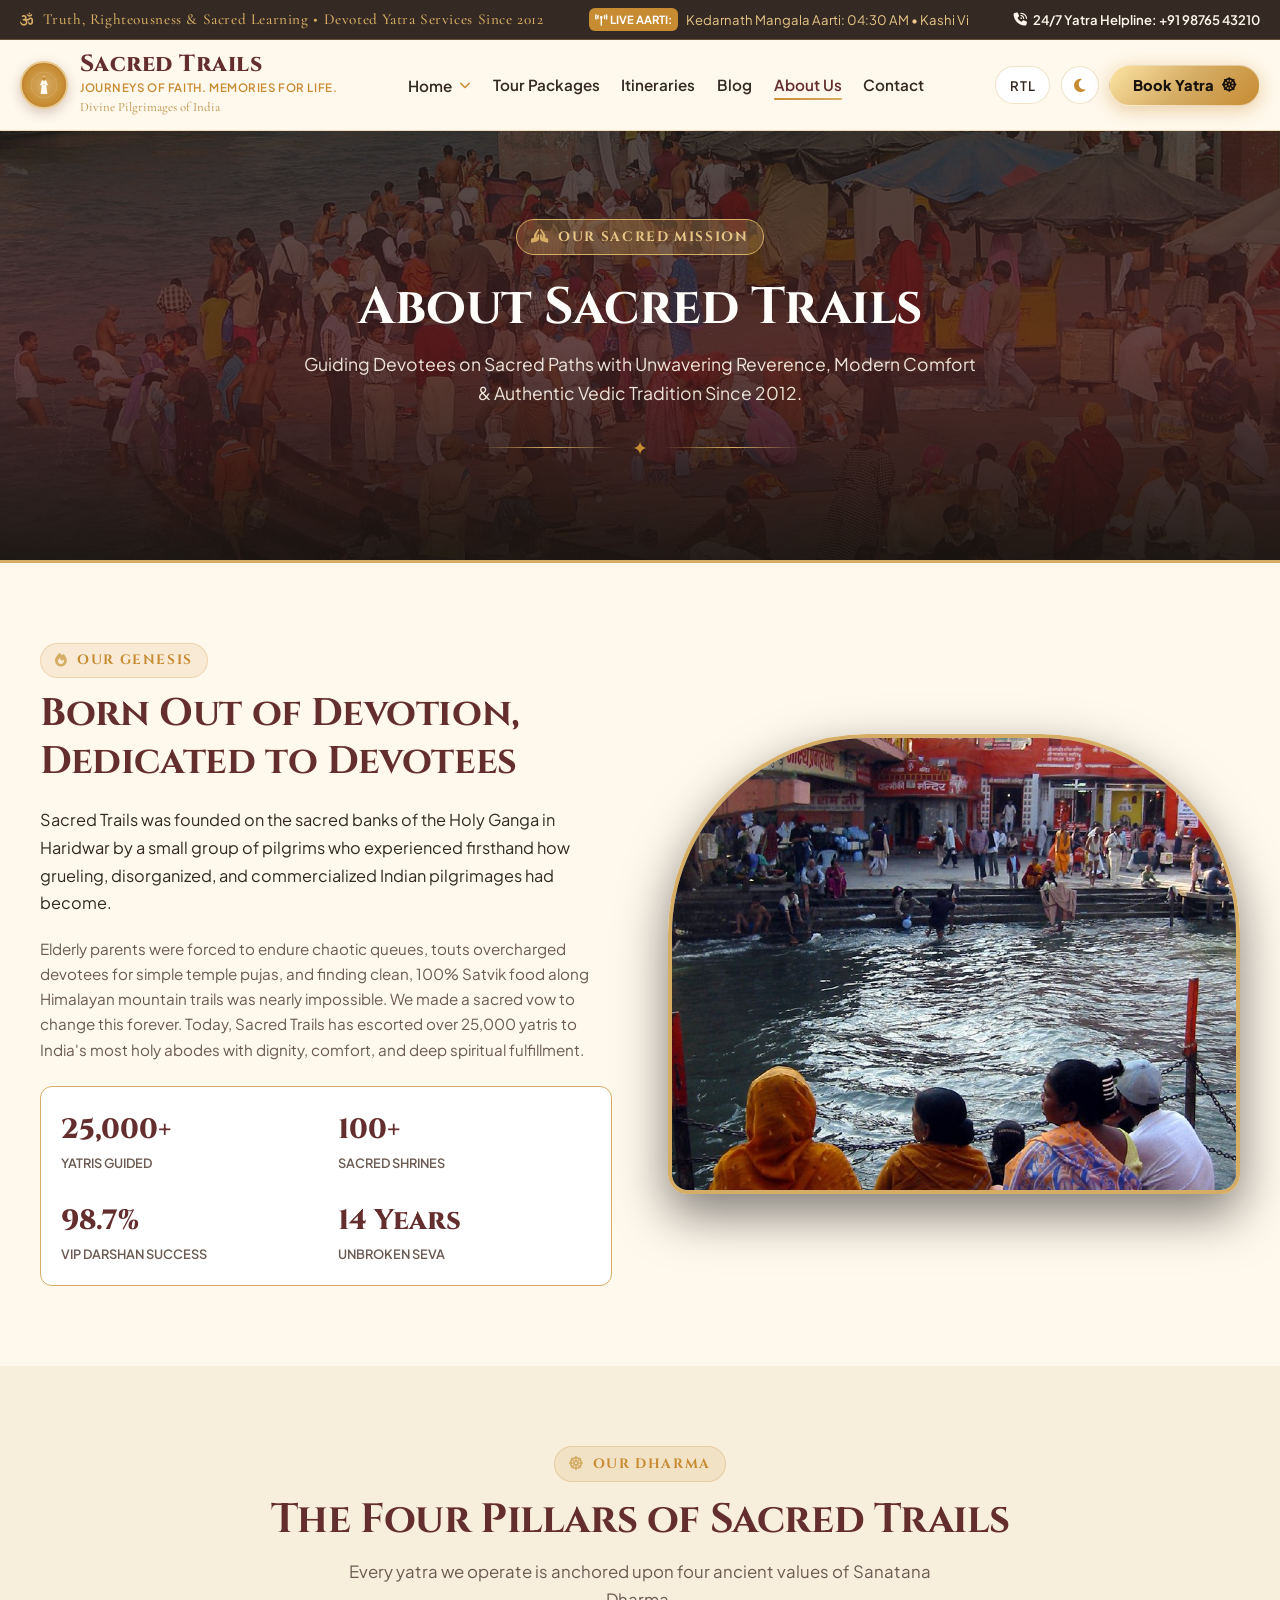
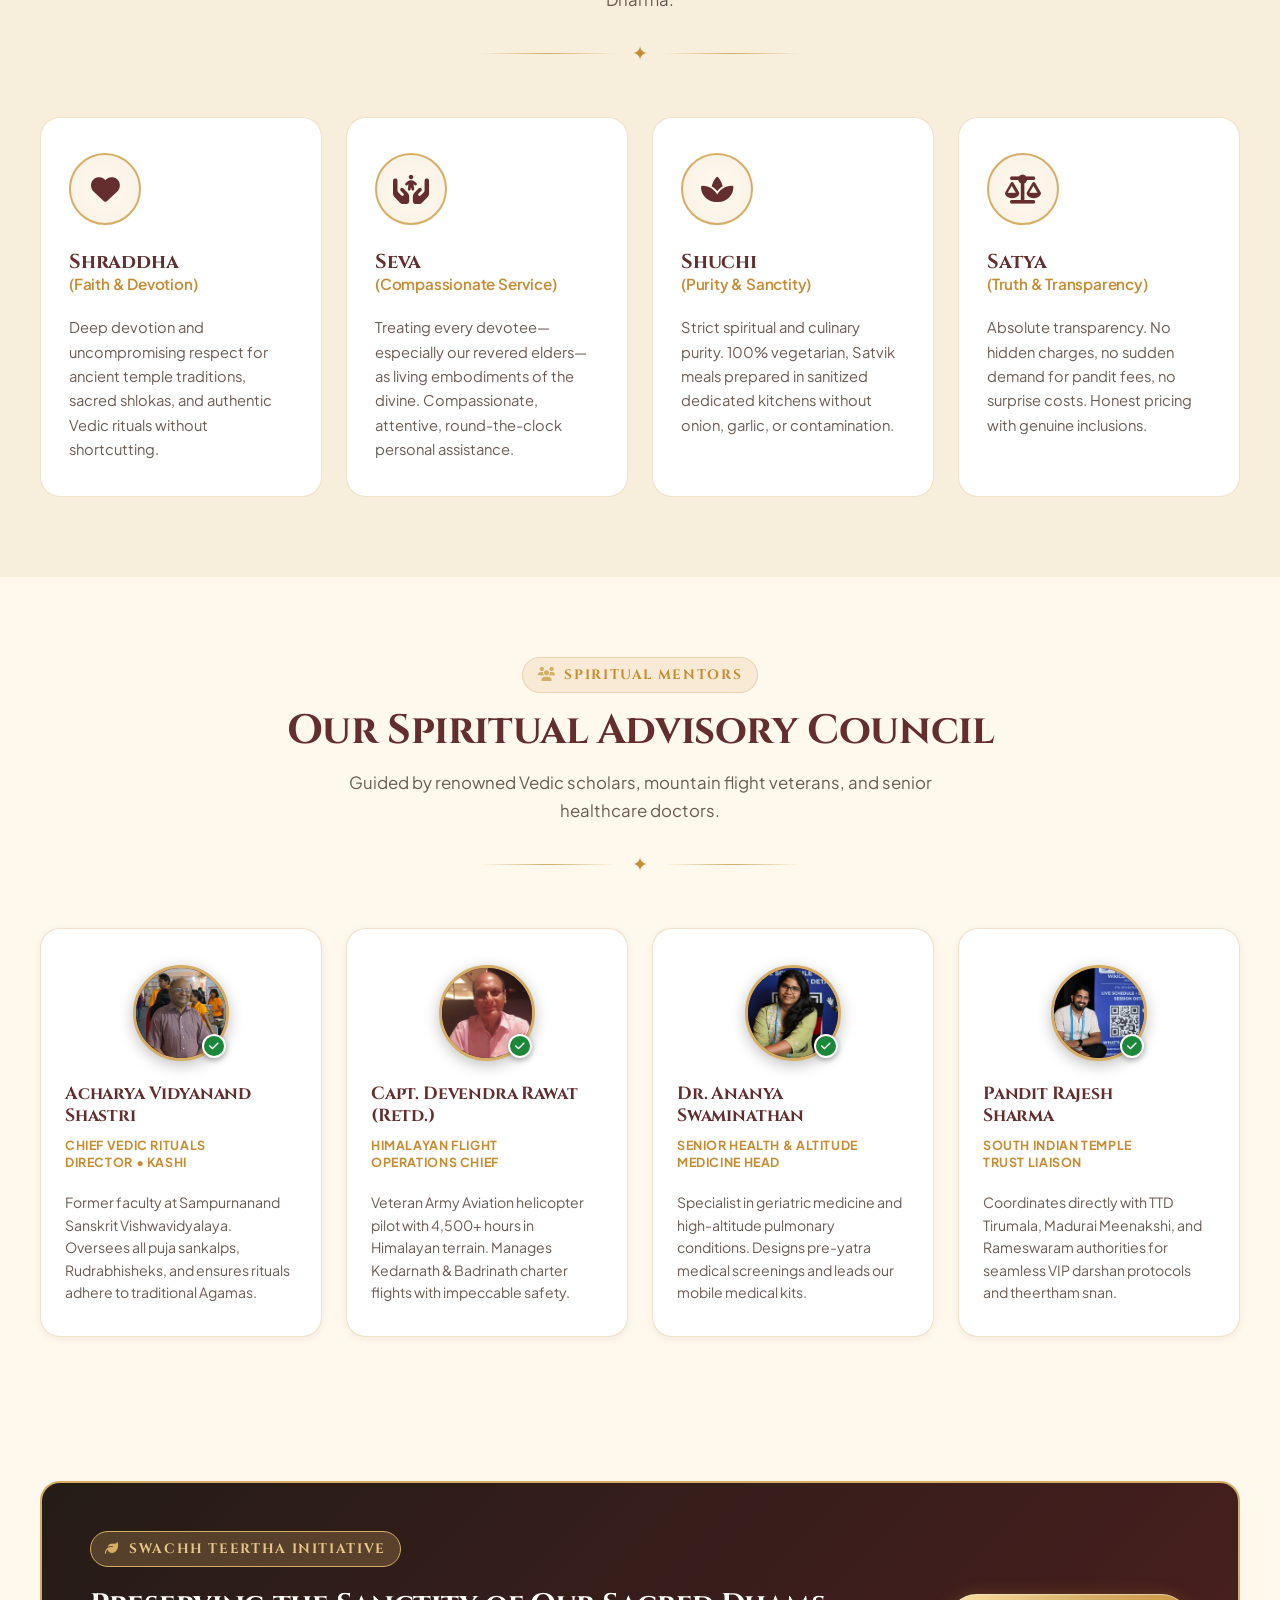
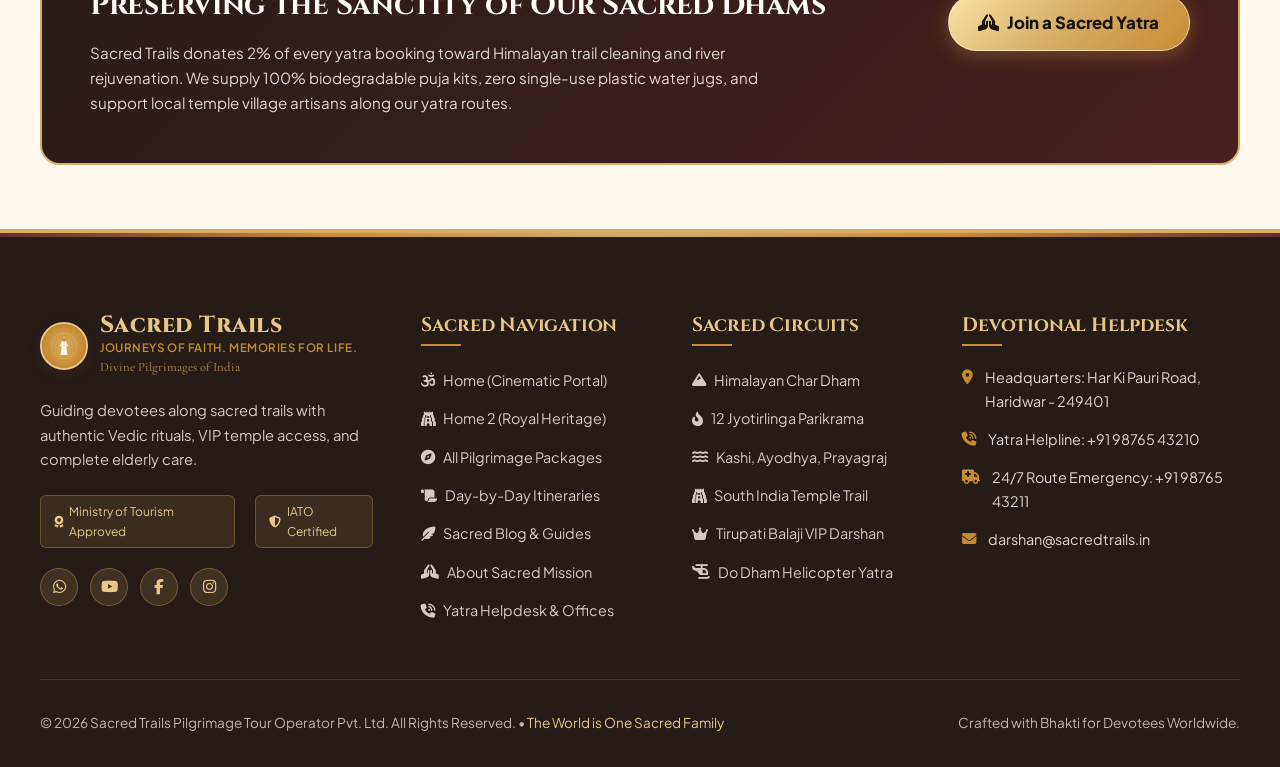
<file: about.html>
<!DOCTYPE html>

<html lang="en" dir="ltr" data-theme="light">

<head>

  <meta charset="UTF-8">

  <meta name="viewport" content="width=device-width, initial-scale=1.0">

  <title>About Us | Sacred Trails - India's Premier Pilgrimage Tour Operator</title>

  <meta name="description" content="Learn about Sacred Trails, our founding mission, certified Vedic scholars, elderly care protocols, and dedication to authentic Indian pilgrimage yatras since 2012.">

  

    <link rel="icon" type="image/svg+xml" href="images/favicon.svg">
  <link rel="icon" type="image/png" sizes="32x32" href="images/favicon-32x32.png">
  <link rel="icon" type="image/png" sizes="192x192" href="images/favicon-192x192.png">
  <link rel="apple-touch-icon" href="images/favicon-192x192.png">

  <link rel="preconnect" href="https://fonts.googleapis.com">

  <link rel="preconnect" href="https://fonts.gstatic.com" crossorigin>

  <link rel="stylesheet" href="https://cdnjs.cloudflare.com/ajax/libs/font-awesome/6.5.1/css/all.min.css">

  <link rel="stylesheet" href="css/style.css">

</head>

<body>



  <!-- Top Auspicious Status Bar -->

  <aside class="top-auspicious-bar" aria-label="Auspicious Status and Announcements">

    <div class="container-wide inner">

      <div class="auspicious-mantra">

        <i class="fas fa-om"></i>

        <span class="mantra-text">Truth, Righteousness &amp; Sacred Learning &bull; Devoted Yatra Services Since 2012</span>

      </div>



      <div class="aarti-ticker-wrapper">

        <span class="aarti-ticker-label"><i class="fas fa-broadcast-tower"></i> Live Aarti:</span>

        <div class="aarti-ticker-content">

          <span>Kedarnath Mangala Aarti: 04:30 AM</span> &bull; 

          <span>Kashi Vishwanath Shringar: 09:00 PM</span> &bull; 

          <span>Tirupati Suprabhatam: 03:00 AM</span> &bull; 

          <span>Badrinath Maha Abhishek: 05:00 AM</span>

        </div>

      </div>



      <div class="top-bar-right">

        <a href="tel:+919876543210" class="top-bar-contact">

          <i class="fas fa-phone-volume"></i> 24/7 Yatra Helpline: +91 98765 43210

        </a>

      </div>

    </div>

  </aside>



  <!-- Sticky Main Navigation -->

  <header class="header-sticky">

    <div class="container-wide">

      <nav class="navbar" aria-label="Main Navigation">

        <a href="index.html" class="brand-logo" title="Sacred Trails - Home">
          <div class="brand-emblem" aria-hidden="true">
            <svg viewBox="0 0 100 100">
              <!-- Temple Spire, Sacred Sun & Kalasha Dhwaja Emblem -->
              <circle cx="50" cy="50" r="46" fill="none" stroke="#D5AD65" stroke-width="2.5"/>
              <path d="M50 16 L65 52 L50 48 L35 52 Z" fill="#FFF8EC"/>
              <path d="M42 50 L58 50 L62 82 L38 82 Z" fill="#FFF8EC"/>
              <circle cx="50" cy="28" r="7" fill="#C78B32"/>
              <line x1="50" y1="12" x2="50" y2="16" stroke="#D5AD65" stroke-width="2"/>
              <path d="M50 12 Q56 9 58 12 Q54 14 50 14" fill="#C78B32"/>
            </svg>
          </div>
          <div class="brand-text">
            <span class="brand-name">Sacred Trails</span>
            <span class="brand-tagline">Journeys of Faith. Memories for Life.</span>
            <span class="brand-sanskrit">Divine Pilgrimages of India</span>
          </div>
        </a>



        <ul class="nav-menu">
          <!-- Single Home Button with Dropdown displaying both Home options -->
          <li class="nav-dropdown-item">
            <button type="button" class="nav-link nav-dropdown-toggle" aria-expanded="false" id="homeDropdownBtn" aria-haspopup="true">
              <span>Home</span>
              <i class="fas fa-chevron-down dropdown-arrow"></i>
            </button>
            <div class="nav-dropdown-menu" id="homeDropdownMenu" role="menu" aria-labelledby="homeDropdownBtn">
              <a href="index.html" class="dropdown-link" role="menuitem">
                <div class="dropdown-icon"><i class="fas fa-mountain"></i></div>
                <div class="dropdown-text">
                  <span class="dropdown-title">Home 1 - Cinematic Portal</span>
                  <span class="dropdown-desc">Grand Himalayan & Char Dham Yatra Experience</span>
                </div>
              </a>
              <a href="home-2.html" class="dropdown-link" role="menuitem">
                <div class="dropdown-icon"><i class="fas fa-gopuram"></i></div>
                <div class="dropdown-text">
                  <span class="dropdown-title">Home 2 - Royal Heritage</span>
                  <span class="dropdown-desc">Ancient Architecture & Deity-wise Sacred Circuits</span>
                </div>
              </a>
            </div>
          </li>
          <li><a href="tour-packages.html" class="nav-link">Tour Packages</a></li>
          <li><a href="itineraries.html" class="nav-link">Itineraries</a></li>
          <li><a href="blog.html" class="nav-link">Blog</a></li>
          <li><a href="about.html" class="nav-link active">About Us</a></li>
          <li><a href="contact.html" class="nav-link">Contact</a></li>
        </ul>



        <div class="nav-actions">

          <button type="button" class="nav-btn rtl-toggle-btn" title="Toggle RTL / LTR layout" aria-label="Toggle RTL layout">

            <span class="rtl-name">RTL</span>

          </button>



          <button type="button" class="nav-btn theme-toggle-btn" title="Toggle Light / Dark Theme" aria-label="Toggle Theme">

            <i class="fas fa-moon"></i>

          </button>



          <button type="button" class="btn btn-gold nav-cta" data-open-modal="bookingModal">

            <span>Book Yatra</span>

            <i class="fas fa-dharmachakra"></i>

          </button>



          <button type="button" class="hamburger-btn" aria-label="Open Mobile Menu">

            <i class="fas fa-bars"></i>

          </button>

        </div>

      </nav>

    </div>

  </header>



  <!-- Mobile Drawer Backdrop & Menu -->

  <div class="mobile-nav-backdrop"></div>

  <aside class="mobile-nav-drawer" aria-label="Mobile Navigation Menu">

    <div class="mobile-drawer-header">

      <a href="index.html" class="brand-logo" title="Sacred Trails - Home">
        <div class="brand-emblem" aria-hidden="true">
          <svg viewBox="0 0 100 100">
            <circle cx="50" cy="50" r="46" fill="none" stroke="#D5AD65" stroke-width="2.5"/>
            <path d="M50 16 L65 52 L50 48 L35 52 Z" fill="#FFF8EC"/>
            <path d="M42 50 L58 50 L62 82 L38 82 Z" fill="#FFF8EC"/>
            <circle cx="50" cy="28" r="7" fill="#C78B32"/>
            <line x1="50" y1="12" x2="50" y2="16" stroke="#D5AD65" stroke-width="2"/>
            <path d="M50 12 Q56 9 58 12 Q54 14 50 14" fill="#C78B32"/>
          </svg>
        </div>
        <div class="brand-text">
          <span class="brand-name">Sacred Trails</span>
          <span class="brand-tagline">Journeys of Faith. Memories for Life.</span>
          <span class="brand-sanskrit">Divine Pilgrimages of India</span>
        </div>
      </a>

      <button type="button" class="mobile-drawer-close" aria-label="Close Mobile Menu">

        <i class="fas fa-times"></i>

      </button>

    </div>



    <nav class="mobile-nav-links">
      <!-- Single Mobile Home Button expanding to both Home options -->
      <div class="mobile-dropdown-wrap">
        <button type="button" class="mobile-dropdown-btn" aria-expanded="false">
          <span>Home</span>
          <i class="fas fa-chevron-down dropdown-arrow"></i>
        </button>
        <div class="mobile-dropdown-sub">
          <a href="index.html" class="mobile-sub-link">
            <i class="fas fa-mountain" style="color:var(--color-saffron);"></i>
            <span>Home 1 (Cinematic Portal)</span>
          </a>
          <a href="home-2.html" class="mobile-sub-link">
            <i class="fas fa-gopuram" style="color:var(--color-gold);"></i>
            <span>Home 2 (Royal Heritage)</span>
          </a>
        </div>
      </div>
      <a href="tour-packages.html" class="mobile-nav-link"><span>Tour Packages</span> <i class="fas fa-chevron-right"></i></a>
      <a href="itineraries.html" class="mobile-nav-link"><span>Sacred Itineraries</span> <i class="fas fa-chevron-right"></i></a>
      <a href="blog.html" class="mobile-nav-link"><span>Blog &amp; Yatra Guides</span> <i class="fas fa-chevron-right"></i></a>
      <a href="about.html" class="mobile-nav-link active"><span>About Us</span> <i class="fas fa-chevron-right"></i></a>
      <a href="contact.html" class="mobile-nav-link"><span>Contact & Helpdesk</span> <i class="fas fa-chevron-right"></i></a>
    </nav>



    <div class="mobile-drawer-controls">

      <button type="button" class="nav-btn rtl-toggle-btn" style="width:100%; justify-content:center;">

        <span class="rtl-name">RTL</span>

      </button>

      <button type="button" class="nav-btn theme-toggle-btn" style="width:100%; justify-content:center;">

        <i class="fas fa-moon"></i>

      </button>

      <button type="button" class="btn btn-gold" data-open-modal="bookingModal" style="width:100%;">

        <span>Book Yatra Now</span> <i class="fas fa-dharmachakra"></i>

      </button>

    </div>

  </aside>



  <!-- PAGE HEADER -->
  <header class="page-hero">
    <div class="hero-bg-layer">
      <img src="images/about-yatra.jpg" alt="Sacred Trails Pilgrimage Mission" class="hero-bg-img" onerror="this.src='images/about-genesis.jpg'">
    </div>
    <div class="hero-overlay-gradient"></div>
    <div class="container">
      <span class="section-tag" style="background: rgba(213, 173, 101, 0.25); border-color: var(--color-gold); color: var(--color-gold-light);">
        <i class="fas fa-hands-praying"></i> Our Sacred Mission
      </span>
      <h1 style="font-size: clamp(2.2rem, 4vw, 3.4rem); color: #FFFDF9; margin: 0.6rem 0;">
        About Sacred Trails
      </h1>
      <p style="max-width: 680px; margin: 0 auto; color: rgba(255, 248, 236, 0.9); font-size: 1.1rem;">
        Guiding Devotees on Sacred Paths with Unwavering Reverence, Modern Comfort & Authentic Vedic Tradition Since 2012.
      </p>
      <div class="devotional-divider"><span class="symbol">✦</span></div>
    </div>
  </header>



  <main>

    <!-- OUR GENESIS & STORY -->

    <section class="packages-section">

      <div class="container">

        <div class="about-genesis-grid">

          <div>

            <span class="section-tag"><i class="fas fa-fire"></i> Our Genesis</span>

            <h2 class="genesis-heading" style="font-size: clamp(1.8rem, 3vw, 2.5rem); margin-bottom:1.25rem;">

              Born Out of Devotion, Dedicated to Devotees

            </h2>

            <p style="font-size:1.02rem; color:var(--text-main); line-height:1.7; margin-bottom:1.2rem;">

              Sacred Trails was founded on the sacred banks of the Holy Ganga in Haridwar by a small group of pilgrims who experienced firsthand how grueling, disorganized, and commercialized Indian pilgrimages had become.

            </p>

            <p style="font-size:0.95rem; color:var(--text-muted); line-height:1.65; margin-bottom:1.5rem;">

              Elderly parents were forced to endure chaotic queues, touts overcharged devotees for simple temple pujas, and finding clean, 100% Satvik food along Himalayan mountain trails was nearly impossible. We made a sacred vow to change this forever. Today, Sacred Trails has escorted over 25,000 yatris to India's most holy abodes with dignity, comfort, and deep spiritual fulfillment.

            </p>



            <div class="about-stats-grid">

              <div>

                <div class="genesis-stat-num">25,000+</div>

                <div style="font-size:0.8rem; font-weight:600; text-transform:uppercase; color:var(--text-muted);">Yatris Guided</div>

              </div>

              <div>

                <div class="genesis-stat-num">100+</div>

                <div style="font-size:0.8rem; font-weight:600; text-transform:uppercase; color:var(--text-muted);">Sacred Shrines</div>

              </div>

              <div>

                <div class="genesis-stat-num">98.7%</div>

                <div style="font-size:0.8rem; font-weight:600; text-transform:uppercase; color:var(--text-muted);">VIP Darshan Success</div>

              </div>

              <div>

                <div class="genesis-stat-num">14 Years</div>

                <div style="font-size:0.8rem; font-weight:600; text-transform:uppercase; color:var(--text-muted);">Unbroken Seva</div>

              </div>

            </div>

          </div>



          <div>

            <div class="arch-frame" style="max-height: 460px;">

              <img src="images/about-genesis.jpg" alt="Devotees on Sacred Ganga Banks Haridwar"

                   onerror="this.src='images/destinations/varanasi.jpg'">

            </div>

          </div>

        </div>

      </div>

    </section>



    <!-- THE 4 SACRED PILLARS -->

    <section class="services-section">

      <div class="container">

        <div class="text-center">

          <span class="section-tag"><i class="fas fa-dharmachakra"></i> Our Dharma</span>

          <h2 class="section-title">The Four Pillars of Sacred Trails</h2>

          <p class="section-subtitle">

            Every yatra we operate is anchored upon four ancient values of Sanatana Dharma.

          </p>

          <div class="devotional-divider"><span class="symbol">✦</span></div>

        </div>



        <div class="services-grid pillars-grid">

          <!-- Pillar 1: Faith & Devotion -->

          <div class="service-card pillar-card">

            <div class="service-icon-box">

              <i class="fas fa-heart"></i>

            </div>

            <h4 class="pillar-title">

              <span class="pillar-sanskrit">Shraddha</span>

              <span class="pillar-meaning">(Faith & Devotion)</span>

            </h4>

            <p>

              Deep devotion and uncompromising respect for ancient temple traditions, sacred shlokas, and authentic Vedic rituals without shortcutting.

            </p>

          </div>



          <!-- Pillar 2: Compassionate Service -->

          <div class="service-card pillar-card">

            <div class="service-icon-box">

              <i class="fas fa-hands-holding-child"></i>

            </div>

            <h4 class="pillar-title">

              <span class="pillar-sanskrit">Seva</span>

              <span class="pillar-meaning">(Compassionate Service)</span>

            </h4>

            <p>

              Treating every devotee—especially our revered elders—as living embodiments of the divine. Compassionate, attentive, round-the-clock personal assistance.

            </p>

          </div>



          <!-- Pillar 3: Spiritual Purity -->

          <div class="service-card pillar-card">

            <div class="service-icon-box">

              <i class="fas fa-spa"></i>

            </div>

            <h4 class="pillar-title">

              <span class="pillar-sanskrit">Shuchi</span>

              <span class="pillar-meaning">(Purity & Sanctity)</span>

            </h4>

            <p>

              Strict spiritual and culinary purity. 100% vegetarian, Satvik meals prepared in sanitized dedicated kitchens without onion, garlic, or contamination.

            </p>

          </div>



          <!-- Pillar 4: Truth & Transparency -->

          <div class="service-card pillar-card">

            <div class="service-icon-box">

              <i class="fas fa-scale-balanced"></i>

            </div>

            <h4 class="pillar-title">

              <span class="pillar-sanskrit">Satya</span>

              <span class="pillar-meaning">(Truth & Transparency)</span>

            </h4>

            <p>

              Absolute transparency. No hidden charges, no sudden demand for pandit fees, no surprise costs. Honest pricing with genuine inclusions.

            </p>

          </div>

        </div>

      </div>

    </section>



    <!-- SPIRITUAL ADVISORY COUNCIL & LEADERSHIP -->

    <section class="packages-section">

      <div class="container">

        <div class="text-center">

          <span class="section-tag"><i class="fas fa-users"></i> Spiritual Mentors</span>

          <h2 class="section-title">Our Spiritual Advisory Council</h2>

          <p class="section-subtitle">

            Guided by renowned Vedic scholars, mountain flight veterans, and senior healthcare doctors.

          </p>

          <div class="devotional-divider"><span class="symbol">✦</span></div>

        </div>



        <div class="advisory-grid">

          <!-- Member 1 -->
          <div class="advisory-card">
            <div class="advisor-avatar">
              <img src="images/advisors/acharya-shastri.jpg" alt="Acharya Vidyanand Shastri" class="advisor-img" loading="lazy" width="96" height="96" onerror="this.style.display='none'; this.nextElementSibling.style.display='flex';">
              <div class="advisor-fallback" style="display:none; width:100%; height:100%; align-items:center; justify-content:center; color:var(--color-cream); font-size:2.2rem;"><i class="fas fa-user-graduate"></i></div>
              <div class="advisor-badge" title="Verified Council Member"><i class="fas fa-check"></i></div>
            </div>
            <h4 class="advisor-name">
              <span class="advisor-name-line">Acharya Vidyanand</span>
              <span class="advisor-name-line">Shastri</span>
            </h4>
            <span class="advisor-role">
              <span class="advisor-role-line">Chief Vedic Rituals</span>
              <span class="advisor-role-line">Director &bull; Kashi</span>
            </span>
            <p class="advisor-bio">
              Former faculty at Sampurnanand Sanskrit Vishwavidyalaya. Oversees all puja sankalps, Rudrabhisheks, and ensures rituals adhere to traditional Agamas.
            </p>
          </div>

          <!-- Member 2 -->
          <div class="advisory-card">
            <div class="advisor-avatar">
              <img src="images/advisors/capt-rawat.jpg" alt="Capt. Devendra Rawat (Retd.)" class="advisor-img" loading="lazy" width="96" height="96" onerror="this.style.display='none'; this.nextElementSibling.style.display='flex';">
              <div class="advisor-fallback" style="display:none; width:100%; height:100%; align-items:center; justify-content:center; color:var(--color-cream); font-size:2.2rem;"><i class="fas fa-helicopter"></i></div>
              <div class="advisor-badge" title="Verified Council Member"><i class="fas fa-check"></i></div>
            </div>
            <h4 class="advisor-name">
              <span class="advisor-name-line">Capt. Devendra Rawat</span>
              <span class="advisor-name-line">(Retd.)</span>
            </h4>
            <span class="advisor-role">
              <span class="advisor-role-line">Himalayan Flight</span>
              <span class="advisor-role-line">Operations Chief</span>
            </span>
            <p class="advisor-bio">
              Veteran Army Aviation helicopter pilot with 4,500+ hours in Himalayan terrain. Manages Kedarnath &amp; Badrinath charter flights with impeccable safety.
            </p>
          </div>

          <!-- Member 3 -->
          <div class="advisory-card">
            <div class="advisor-avatar">
              <img src="images/advisors/dr-swaminathan.jpg" alt="Dr. Ananya Swaminathan" class="advisor-img" loading="lazy" width="96" height="96" onerror="this.style.display='none'; this.nextElementSibling.style.display='flex';">
              <div class="advisor-fallback" style="display:none; width:100%; height:100%; align-items:center; justify-content:center; color:var(--color-cream); font-size:2.2rem;"><i class="fas fa-user-doctor"></i></div>
              <div class="advisor-badge" title="Verified Council Member"><i class="fas fa-check"></i></div>
            </div>
            <h4 class="advisor-name">
              <span class="advisor-name-line">Dr. Ananya</span>
              <span class="advisor-name-line">Swaminathan</span>
            </h4>
            <span class="advisor-role">
              <span class="advisor-role-line">Senior Health &amp; Altitude</span>
              <span class="advisor-role-line">Medicine Head</span>
            </span>
            <p class="advisor-bio">
              Specialist in geriatric medicine and high-altitude pulmonary conditions. Designs pre-yatra medical screenings and leads our mobile medical kits.
            </p>
          </div>

          <!-- Member 4 -->
          <div class="advisory-card">
            <div class="advisor-avatar">
              <img src="images/advisors/pandit-sharma.jpg" alt="Pandit Rajesh Sharma" class="advisor-img" loading="lazy" width="96" height="96" onerror="this.style.display='none'; this.nextElementSibling.style.display='flex';">
              <div class="advisor-fallback" style="display:none; width:100%; height:100%; align-items:center; justify-content:center; color:var(--color-cream); font-size:2.2rem;"><i class="fas fa-gopuram"></i></div>
              <div class="advisor-badge" title="Verified Council Member"><i class="fas fa-check"></i></div>
            </div>
            <h4 class="advisor-name">
              <span class="advisor-name-line">Pandit Rajesh</span>
              <span class="advisor-name-line">Sharma</span>
            </h4>
            <span class="advisor-role">
              <span class="advisor-role-line">South Indian Temple</span>
              <span class="advisor-role-line">Trust Liaison</span>
            </span>
            <p class="advisor-bio">
              Coordinates directly with TTD Tirumala, Madurai Meenakshi, and Rameswaram authorities for seamless VIP darshan protocols and theertham snan.
            </p>
          </div>

        </div>

      </div>

    </section>



    <!-- SWACHH DHAM & ENVIRONMENTAL STEWARDSHIP -->

    <section class="container" style="margin: 4rem auto;">

      <div class="about-stewardship-banner">

        <div>

          <span class="section-tag" style="background:rgba(213,173,101,0.25); border-color:var(--color-gold); color:var(--color-gold-light);">

            <i class="fas fa-leaf"></i> Swachh Teertha Initiative

          </span>

          <h3 style="font-size:1.85rem; color:#FFFDF9; margin:0.5rem 0 1rem;">

            Preserving the Sanctity of Our Sacred Dhams

          </h3>

          <p style="font-size:0.95rem; color:rgba(255,248,236,0.85); line-height:1.65; max-width:680px; margin:0;">

            Sacred Trails donates 2% of every yatra booking toward Himalayan trail cleaning and river rejuvenation. We supply 100% biodegradable puja kits, zero single-use plastic water jugs, and support local temple village artisans along our yatra routes.

          </p>

        </div>

        <div>

          <a href="tour-packages.html" class="btn btn-gold btn-lg">

            <i class="fas fa-praying-hands"></i> Join a Sacred Yatra

          </a>

        </div>

      </div>

    </section>

  </main>



  <!-- DEVOTIONAL FOOTER -->

  <footer class="footer-devotional">

    <div class="container">

      <div class="footer-grid">

        <div class="footer-col">

          <a href="index.html" class="brand-logo" title="Sacred Trails - Home">
            <div class="brand-emblem" aria-hidden="true">
              <svg viewBox="0 0 100 100">
                <circle cx="50" cy="50" r="46" fill="none" stroke="#D5AD65" stroke-width="2.5"/>
                <path d="M50 16 L65 52 L50 48 L35 52 Z" fill="#FFF8EC"/>
                <path d="M42 50 L58 50 L62 82 L38 82 Z" fill="#FFF8EC"/>
                <circle cx="50" cy="28" r="7" fill="#C78B32"/>
                <line x1="50" y1="12" x2="50" y2="16" stroke="#D5AD65" stroke-width="2"/>
                <path d="M50 12 Q56 9 58 12 Q54 14 50 14" fill="#C78B32"/>
              </svg>
            </div>
            <div class="brand-text">
              <span class="brand-name">Sacred Trails</span>
              <span class="brand-tagline">Journeys of Faith. Memories for Life.</span>
              <span class="brand-sanskrit">Divine Pilgrimages of India</span>
            </div>
          </a>

          <p class="footer-about-text">

            Guiding devotees along sacred trails with authentic Vedic rituals, VIP temple access, and complete elderly care.

          </p>

          <div class="footer-badges">

            <span class="trust-badge-pill"><i class="fas fa-award"></i> Ministry of Tourism Approved</span>

            <span class="trust-badge-pill"><i class="fas fa-shield-alt"></i> IATO Certified</span>

          </div>

          <div class="footer-social-bar">

            <a href="https://wa.me/919876543210" target="_blank" rel="noopener noreferrer" class="social-pill-btn" title="Contact on WhatsApp" aria-label="WhatsApp Helpline"><i class="fab fa-whatsapp"></i></a>

            <a href="https://youtube.com" target="_blank" rel="noopener noreferrer" class="social-pill-btn" title="Watch Sacred Temple Darshans on YouTube" aria-label="YouTube Channel"><i class="fab fa-youtube"></i></a>

            <a href="https://facebook.com" target="_blank" rel="noopener noreferrer" class="social-pill-btn" title="Follow Us on Facebook" aria-label="Facebook Page"><i class="fab fa-facebook-f"></i></a>

            <a href="https://instagram.com" target="_blank" rel="noopener noreferrer" class="social-pill-btn" title="Follow Us on Instagram" aria-label="Instagram Feed"><i class="fab fa-instagram"></i></a>

          </div>

        </div>



        <div class="footer-col">

          <h4>Sacred Navigation</h4>

          <ul class="footer-links">

            <li><a href="index.html"><i class="fas fa-om"></i> Home (Cinematic Portal)</a></li>

            <li><a href="home-2.html"><i class="fas fa-gopuram"></i> Home 2 (Royal Heritage)</a></li>

            <li><a href="tour-packages.html"><i class="fas fa-compass"></i> All Pilgrimage Packages</a></li>

            <li><a href="itineraries.html"><i class="fas fa-scroll"></i> Day-by-Day Itineraries</a></li>
            <li><a href="blog.html"><i class="fas fa-feather-alt"></i> Sacred Blog &amp; Guides</a></li>

            <li><a href="about.html"><i class="fas fa-hands-praying"></i> About Sacred Mission</a></li>

            <li><a href="contact.html"><i class="fas fa-phone-volume"></i> Yatra Helpdesk & Offices</a></li>

          </ul>

        </div>



        <div class="footer-col">

          <h4>Sacred Circuits</h4>
          <ul class="footer-links">
            <li><a href="itineraries.html#circuit-chardham"><i class="fas fa-mountain"></i> Himalayan Char Dham</a></li>
            <li><a href="itineraries.html#circuit-jyotirlinga"><i class="fas fa-fire-alt"></i> 12 Jyotirlinga Parikrama</a></li>
            <li><a href="itineraries.html#circuit-kashi"><i class="fas fa-water"></i> Kashi, Ayodhya, Prayagraj</a></li>
            <li><a href="itineraries.html#circuit-south"><i class="fas fa-gopuram"></i> South India Temple Trail</a></li>
            <li><a href="itineraries.html#circuit-tirupati"><i class="fas fa-crown"></i> Tirupati Balaji VIP Darshan</a></li>
            <li><a href="itineraries.html#circuit-dndham"><i class="fas fa-helicopter"></i> Do Dham Helicopter Yatra</a></li>
          </ul>

        </div>



        <div class="footer-col">

          <h4>Devotional Helpdesk</h4>

          <div class="footer-contact-item">

            <i class="fas fa-map-marker-alt"></i>

            <span>Headquarters: Har Ki Pauri Road, Haridwar - 249401</span>

          </div>

          <div class="footer-contact-item">

            <i class="fas fa-phone-volume"></i>

            <span>Yatra Helpline: +91 98765 43210</span>

          </div>

          <div class="footer-contact-item">

            <i class="fas fa-ambulance"></i>

            <span>24/7 Route Emergency: +91 98765 43211</span>

          </div>

          <div class="footer-contact-item">

            <i class="fas fa-envelope"></i>

            <span>darshan@sacredtrails.in</span>

          </div>

        </div>

      </div>



      <div class="footer-bottom">

        <div>

          &copy; 2026 Sacred Trails Pilgrimage Tour Operator Pvt. Ltd. All Rights Reserved. &bull; 

          <span style="color:var(--color-gold-light);">The World is One Sacred Family</span>

        </div>

        <div>

          <span>Crafted with Bhakti for Devotees Worldwide.</span>

        </div>

      </div>

    </div>

  </footer>



  <button type="button" class="back-to-top" title="Return to Top" aria-label="Return to top">

    <i class="fas fa-chevron-up"></i>

  </button>



  <!-- UNIVERSAL BOOKING ENQUIRY MODAL -->

  <div class="modal-backdrop" id="bookingModal" role="dialog" aria-modal="true" aria-labelledby="modalTitleAbout">

    <div class="modal-dialog">

      <button type="button" class="modal-close-btn" data-close-modal aria-label="Close Dialog">

        <i class="fas fa-times"></i>

      </button>



      <div class="text-center" style="margin-bottom: 1.5rem;">

        <span class="section-tag"><i class="fas fa-hands-praying"></i> Sacred Consultation</span>

        <h3 id="modalTitleAbout" style="font-size: 1.8rem; margin: 0.4rem 0;">Consult Our Yatra Acharya</h3>

        <p style="font-size: 0.9rem; color:var(--text-muted);">

          Connect with our devotional travel specialists to craft your bespoke pilgrimage.

        </p>

      </div>



      <form class="yatra-enquiry-form" novalidate>

        <div class="form-row">

          <div class="form-group">

            <label class="form-label">Devotee Full Name <span class="req">*</span></label>

            <input type="text" name="fullname" class="form-control" placeholder="Devotee Name" required>

            <div class="form-error"></div>

          </div>

          <div class="form-group">

            <label class="form-label">Email Address <span class="req">*</span></label>

            <input type="email" name="email" class="form-control" placeholder="devotee@example.com" required>

            <div class="form-error"></div>

          </div>

        </div>



        <div class="form-row">

          <div class="form-group">

            <label class="form-label">Mobile / WhatsApp Number <span class="req">*</span></label>

            <input type="tel" name="phone" class="form-control" placeholder="10-digit mobile number" required>

            <div class="form-error"></div>

          </div>

          <div class="form-group">

            <label class="form-label">Interested Sacred Circuit <span class="req">*</span></label>

            <select name="package" class="form-control">

              <option value="Sampurna Char Dham Maha Yatra">Sampurna Char Dham Maha Yatra (12D/11N)</option>

              <option value="Do Dham Yatra by Helicopter">Do Dham Yatra by Helicopter (4D/3N)</option>

              <option value="Kashi, Prayagraj & Ayodhya Ram Mandir">Kashi, Prayagraj & Ayodhya Ram Mandir (6D/5N)</option>

              <option value="Grand South India Temple Circuit">Grand South India Temple Circuit (8D/7N)</option>

              <option value="Tirupati Balaji VIP Seeghra Darshan">Tirupati Balaji VIP Seeghra Darshan (3D/2N)</option>

                          <option value="Vedic Pandit Consultation & Puja Guidance">Vedic Pandit Consultation & Puja Guidance (Custom Sankalp & Muhurta)</option>
</select>

          </div>

        </div>



        <div class="form-row">

          <div class="form-group">

            <label class="form-label">Preferred Travel Date <span class="req">*</span></label>

            <input type="date" name="travel_date" class="form-control" required>

            <div class="form-error"></div>

          </div>

          <div class="form-group">

            <label class="form-label">Number of Devotees <span class="req">*</span></label>

            <input type="number" name="guests" min="1" max="50" value="2" class="form-control" required>

            <div class="form-error"></div>

          </div>

        </div>



        <div class="form-group">

          <label class="form-label">Special Requirements</label>

          <div class="checkbox-group">

            <label class="checkbox-label">

              <input type="checkbox" name="req_senior"> Senior Citizen Palki / Wheelchair

            </label>

            <label class="checkbox-label">

              <input type="checkbox" name="req_vip" checked> VIP Darshan Protocol

            </label>

            <label class="checkbox-label">

              <input type="checkbox" name="req_satvik" checked> Pure Satvik Food

            </label>

          </div>

        </div>



        <button type="submit" class="btn btn-gold btn-lg" style="width: 100%; margin-top: 0.5rem;">

          <i class="fas fa-paper-plane"></i> Request Dedicated Yatra Consultation

        </button>

      </form>

    </div>

  </div>



  <!-- SUCCESS CONFIRMATION MODAL -->

  <div class="modal-backdrop" id="successModal" role="dialog" aria-modal="true" aria-labelledby="successTitleAbout">

    <div class="modal-dialog">

      <button type="button" class="modal-close-btn" data-close-modal aria-label="Close Dialog">

        <i class="fas fa-times"></i>

      </button>



      <div class="success-card">

        <div class="success-icon-wrap">

          <i class="fas fa-hands-praying"></i>

        </div>

        <h3 id="successTitleAbout" style="font-size: 2rem; color:var(--color-maroon); margin-bottom: 0.5rem;">

          Pilgrimage Request Received

        </h3>

        <h4 style="font-size: 1.25rem; margin-bottom: 0.5rem;">

          Namaste, <span class="success-devotee-name" style="color:var(--color-saffron);">Devotee</span>!

        </h4>

        <p style="color:var(--text-muted); font-size: 0.95rem;">

          Your consultation request for <strong class="success-package-name" style="color:var(--text-main);">Sacred Yatra</strong> is warmly received.

        </p>



        <div class="booking-ref-box">

          <span style="font-size:0.75rem; text-transform:uppercase; color:var(--text-muted); display:block; margin-bottom:0.25rem;">

            Consultation Reference Code:

          </span>

          <span class="booking-ref-number">ST-2026-SEVA-7104</span>

        </div>



        <p style="font-size: 0.88rem; color: var(--text-muted); margin-bottom: 1.5rem;">

          Our Yatra Director will personally connect with you via Phone/WhatsApp to answer all questions and plan your family's holy pilgrimage.

        </p>



        <button type="button" class="btn btn-gold" data-close-modal>

          <i class="fas fa-check"></i> Dhanyawad / Har Har Mahadev

        </button>

      </div>

    </div>

  </div>



  <script src="js/script.js"></script>

</body>

</html>
</file>
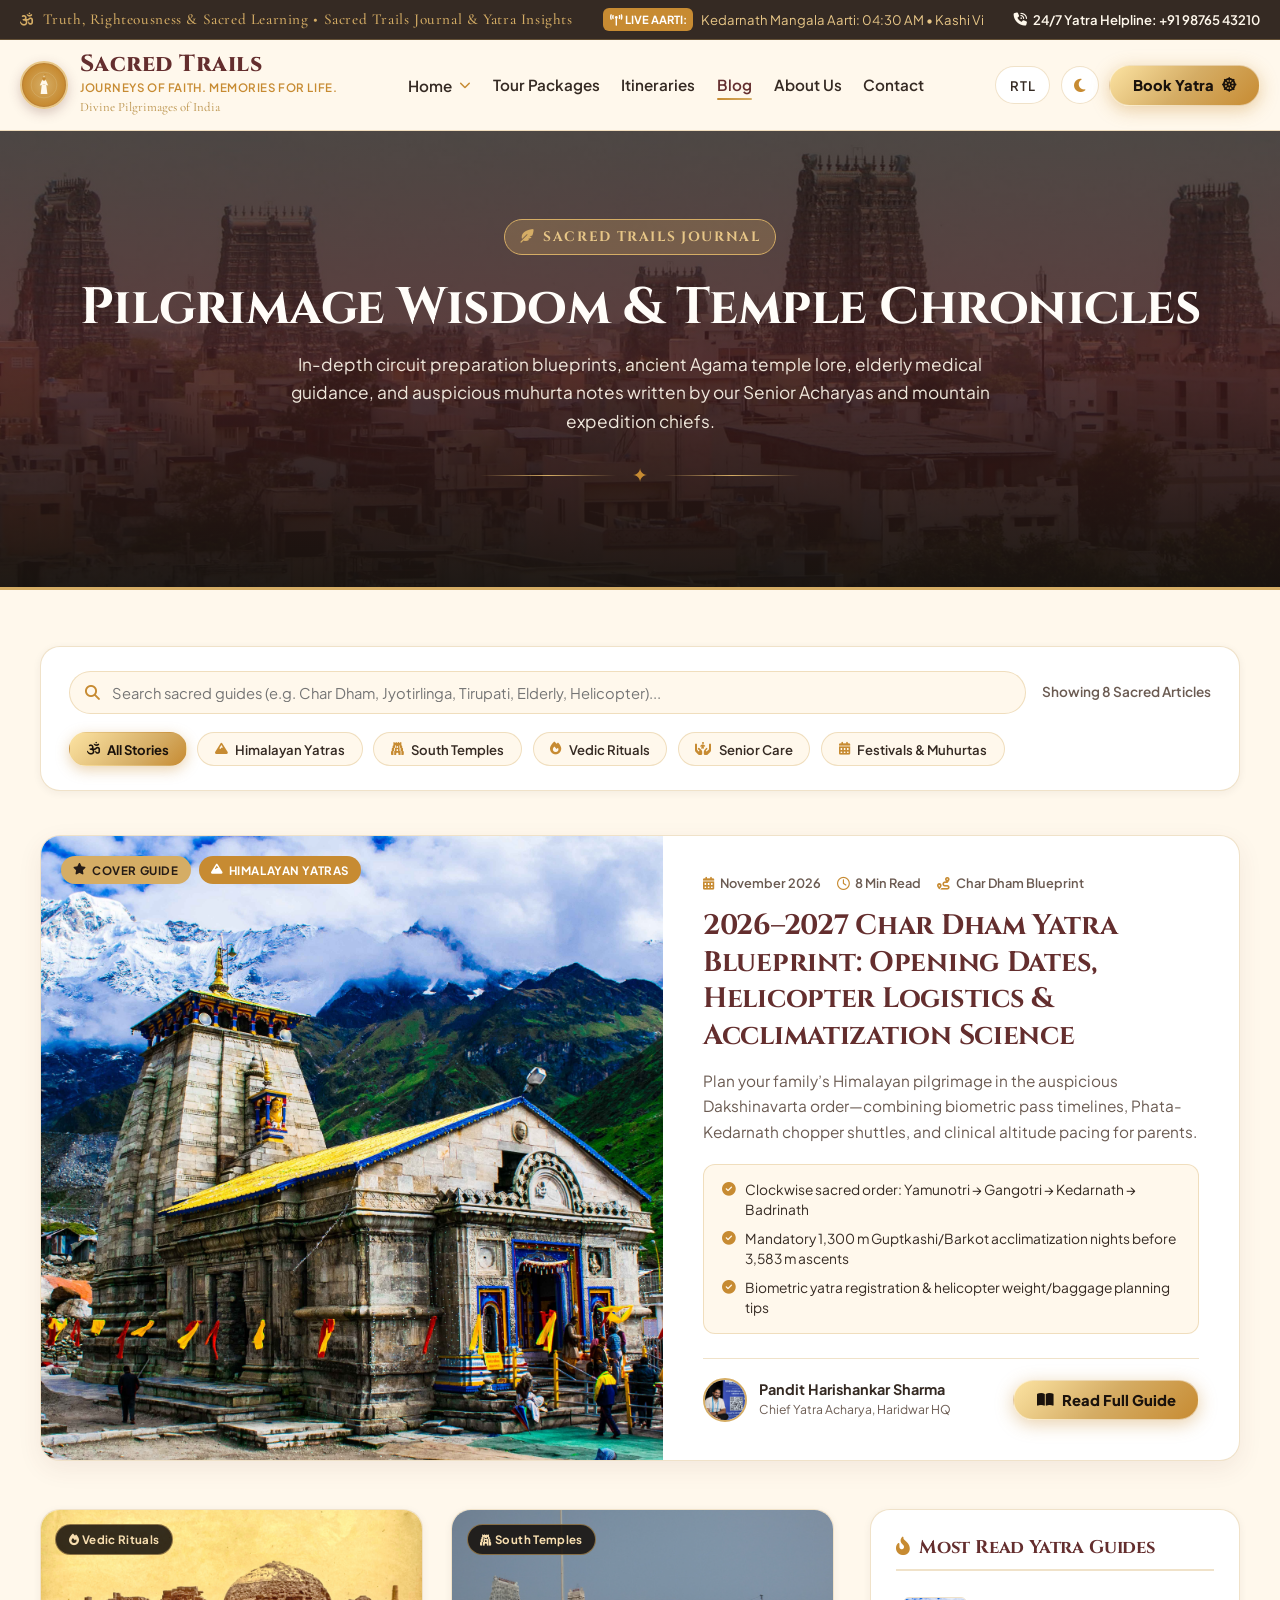
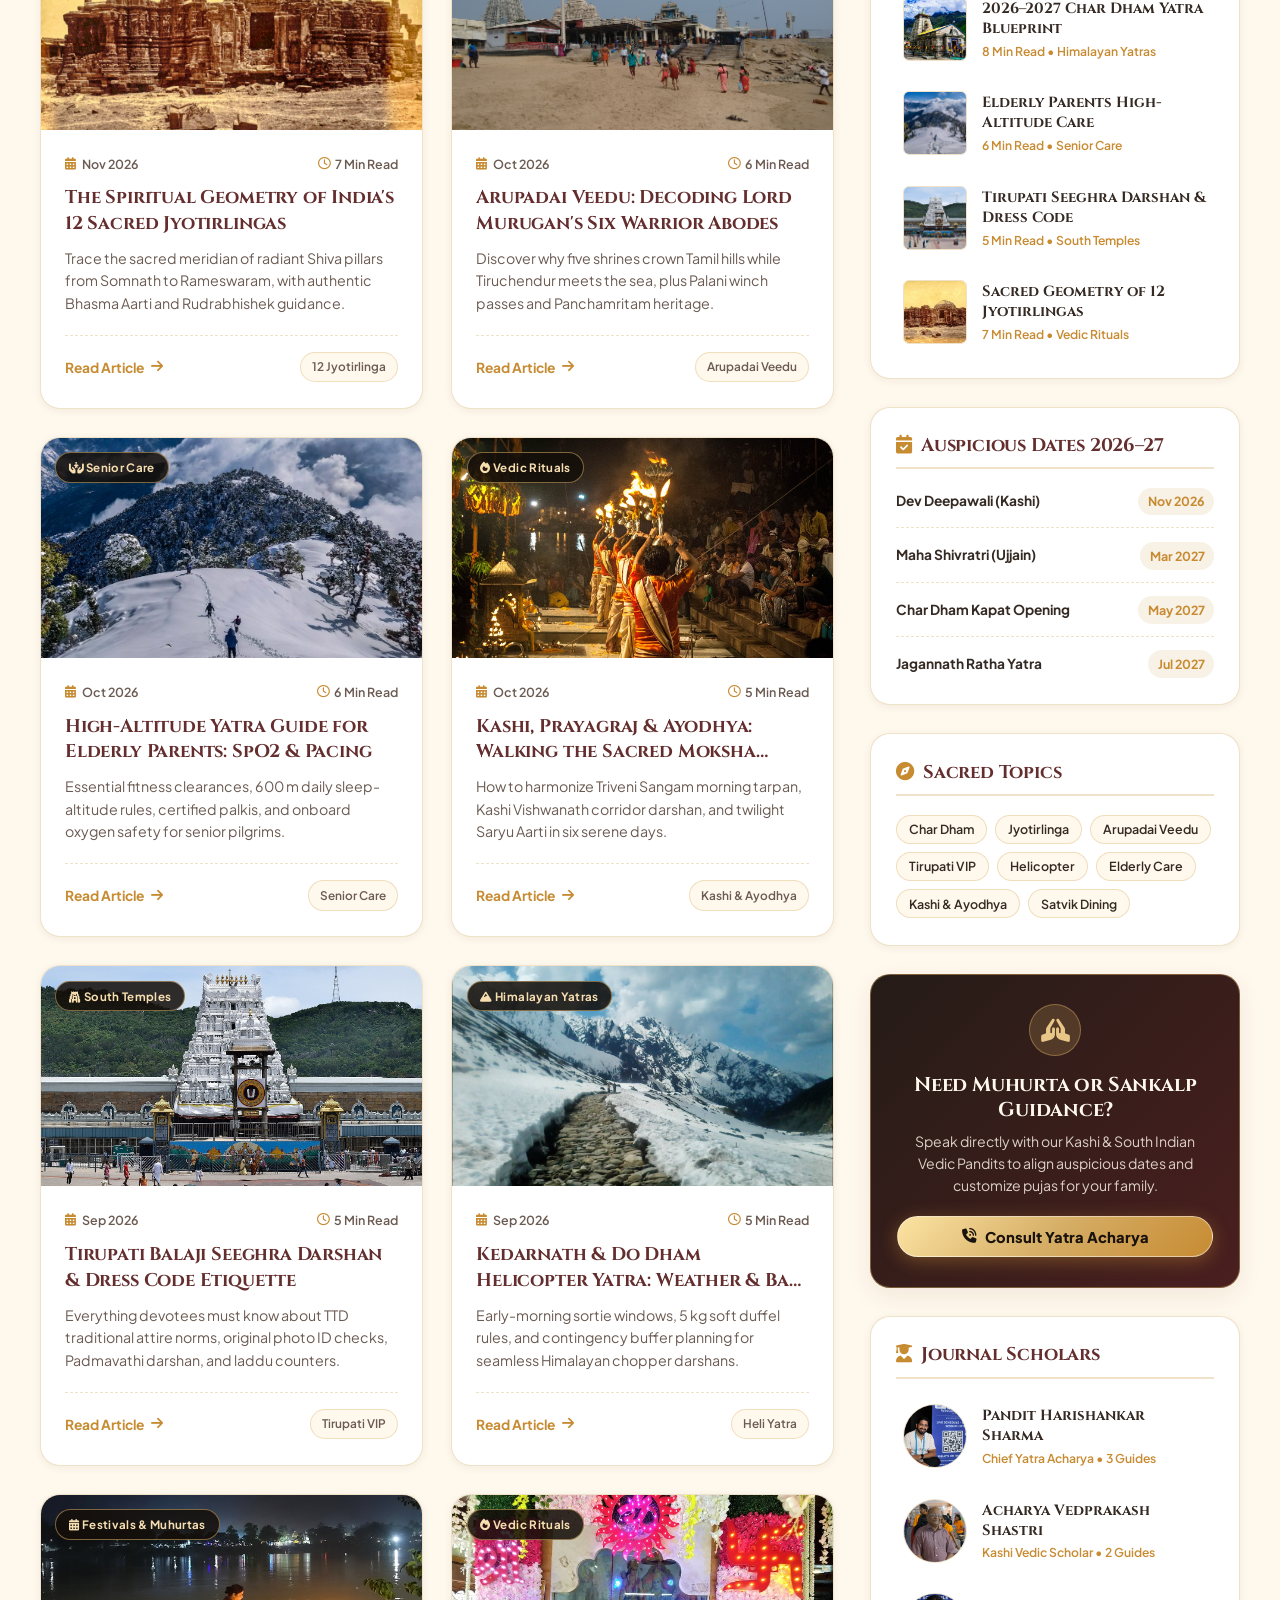
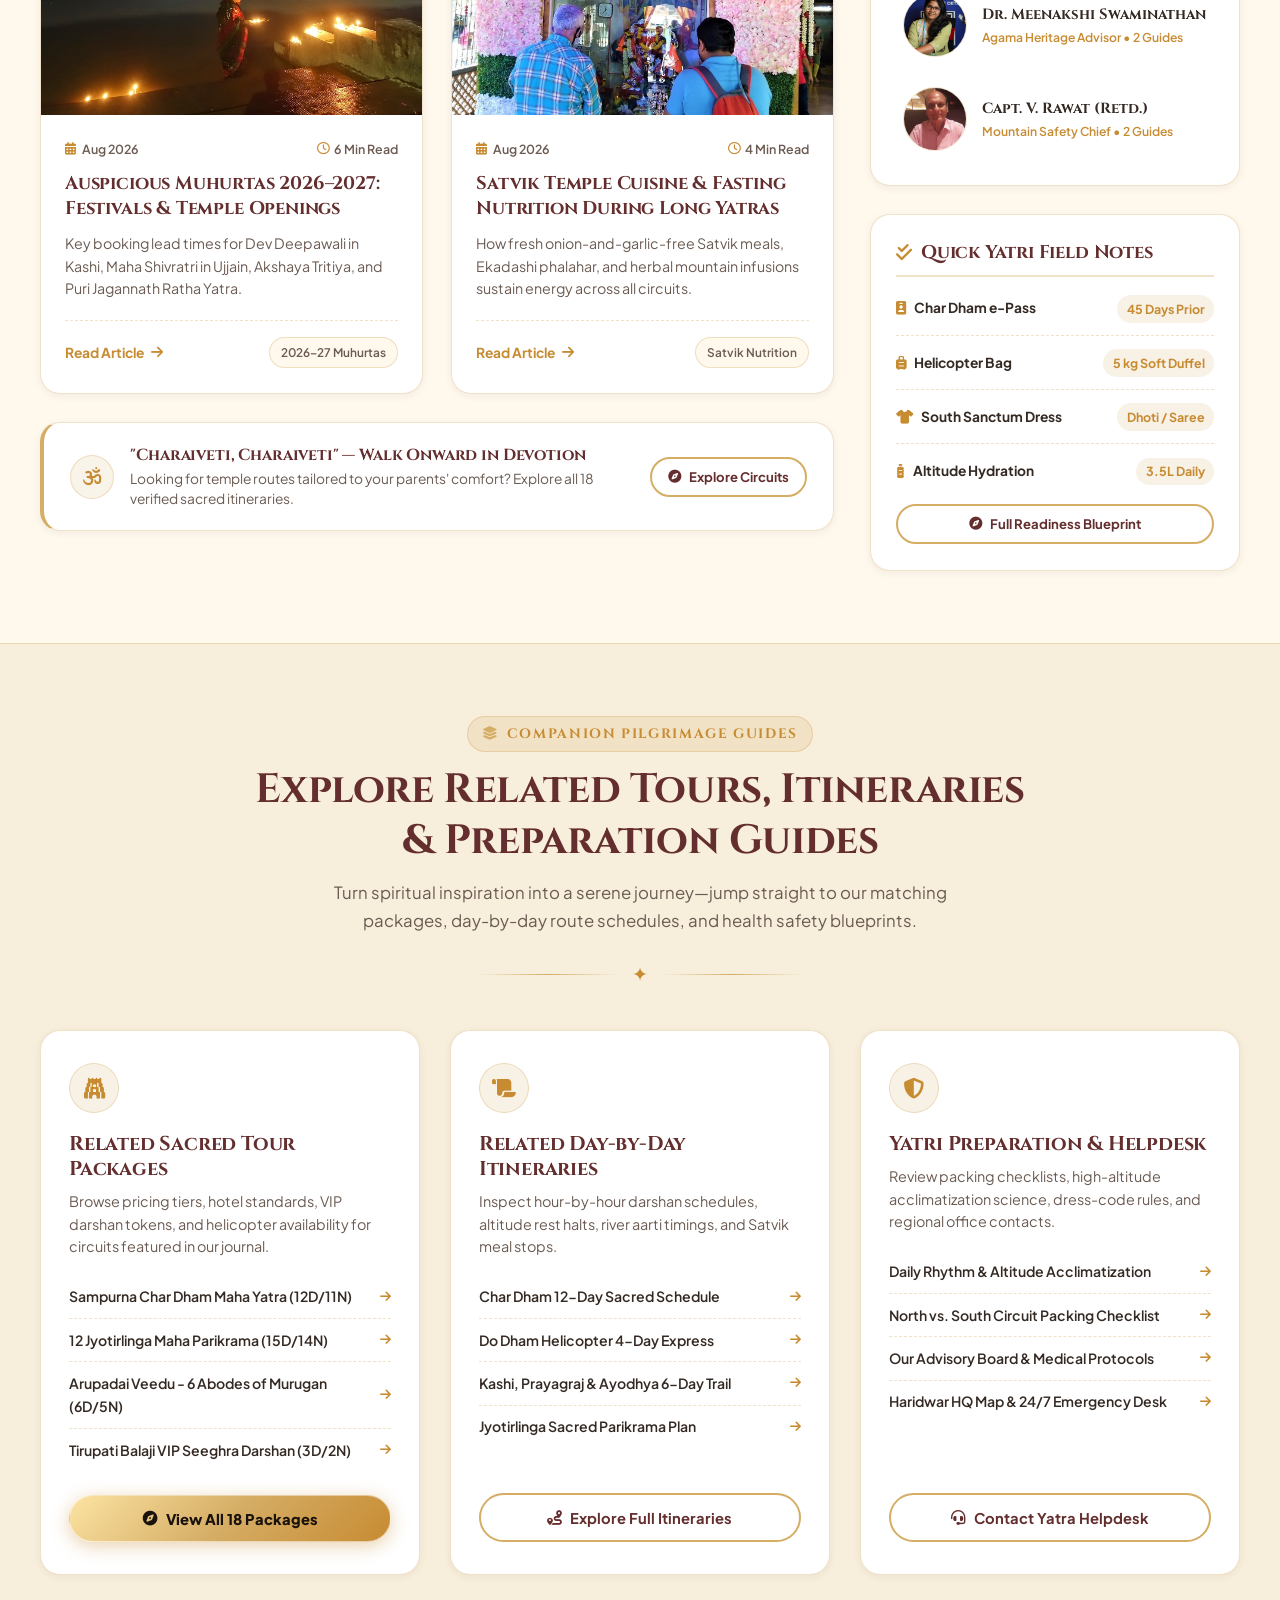
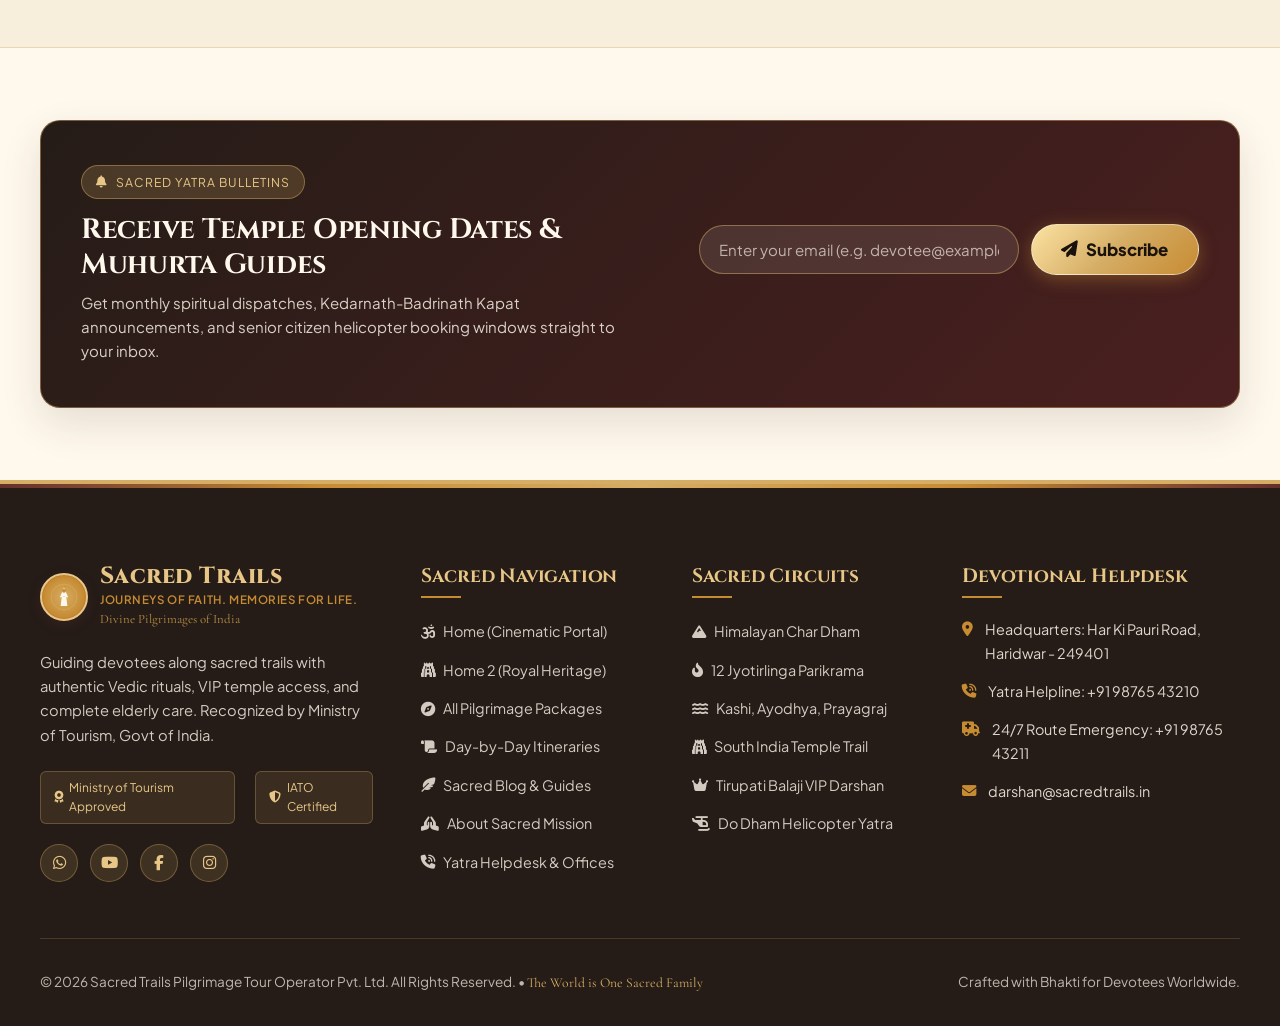
<file: blog.html>
<!DOCTYPE html>
<html lang="en" dir="ltr" data-theme="light">
<head>
  <meta charset="UTF-8">
  <meta name="viewport" content="width=device-width, initial-scale=1.0">
  <title>Sacred Blog &amp; Yatra Guides | Sacred Trails - Pilgrimage Tour Operator</title>
  <meta name="description" content="Read authentic Indian pilgrimage guides, Char Dham preparation blueprints, 12 Jyotirlinga lore, Tirupati dress code etiquette, and senior-care travel insights by Sacred Trails.">

  <!-- Favicon / Emblem -->
  <link rel="icon" type="image/svg+xml" href="images/favicon.svg">
  <link rel="icon" type="image/png" sizes="32x32" href="images/favicon-32x32.png">
  <link rel="icon" type="image/png" sizes="192x192" href="images/favicon-192x192.png">
  <link rel="apple-touch-icon" href="images/favicon-192x192.png">

  <!-- Google Fonts & Font Awesome Icons -->
  <link rel="preconnect" href="https://fonts.googleapis.com">
  <link rel="preconnect" href="https://fonts.gstatic.com" crossorigin>
  <link rel="stylesheet" href="https://cdnjs.cloudflare.com/ajax/libs/font-awesome/6.5.1/css/all.min.css">

  <!-- Core Stylesheet -->
  <link rel="stylesheet" href="css/style.css">
</head>
<body>

  <!-- Top Auspicious Status Bar -->
  <aside class="top-auspicious-bar" aria-label="Auspicious Status and Announcements">
    <div class="container-wide inner">
      <div class="auspicious-mantra">
        <i class="fas fa-om"></i>
        <span class="mantra-text">Truth, Righteousness &amp; Sacred Learning &bull; Sacred Trails Journal &amp; Yatra Insights</span>
      </div>

      <div class="aarti-ticker-wrapper">
        <span class="aarti-ticker-label"><i class="fas fa-broadcast-tower"></i> Live Aarti:</span>
        <div class="aarti-ticker-content">
          <span>Kedarnath Mangala Aarti: 04:30 AM</span> &bull;
          <span>Kashi Vishwanath Shringar: 09:00 PM</span> &bull;
          <span>Tirupati Suprabhatam: 03:00 AM</span> &bull;
          <span>Badrinath Maha Abhishek: 05:00 AM</span>
        </div>
      </div>

      <div class="top-bar-right">
        <a href="tel:+919876543210" class="top-bar-contact">
          <i class="fas fa-phone-volume"></i> 24/7 Yatra Helpline: +91 98765 43210
        </a>
      </div>
    </div>
  </aside>

  <!-- Sticky Main Navigation -->
  <header class="header-sticky">
    <div class="container-wide">
      <nav class="navbar" aria-label="Main Navigation">
        <!-- Unified Brand Logo -->
        <a href="index.html" class="brand-logo" title="Sacred Trails - Home">
          <div class="brand-emblem" aria-hidden="true">
            <svg viewBox="0 0 100 100">
              <!-- Temple Spire, Sacred Sun & Kalasha Dhwaja Emblem -->
              <circle cx="50" cy="50" r="46" fill="none" stroke="#D5AD65" stroke-width="2.5"/>
              <path d="M50 16 L65 52 L50 48 L35 52 Z" fill="#FFF8EC"/>
              <path d="M42 50 L58 50 L62 82 L38 82 Z" fill="#FFF8EC"/>
              <circle cx="50" cy="28" r="7" fill="#C78B32"/>
              <line x1="50" y1="12" x2="50" y2="16" stroke="#D5AD65" stroke-width="2"/>
              <path d="M50 12 Q56 9 58 12 Q54 14 50 14" fill="#C78B32"/>
            </svg>
          </div>
          <div class="brand-text">
            <span class="brand-name">Sacred Trails</span>
            <span class="brand-tagline">Journeys of Faith. Memories for Life.</span>
            <span class="brand-sanskrit">Divine Pilgrimages of India</span>
          </div>
        </a>

        <!-- Desktop Navigation Links -->
        <ul class="nav-menu">
          <li class="nav-dropdown-item">
            <button type="button" class="nav-link nav-dropdown-toggle" aria-expanded="false" id="homeDropdownBtn" aria-haspopup="true">
              <span>Home</span>
              <i class="fas fa-chevron-down dropdown-arrow"></i>
            </button>
            <div class="nav-dropdown-menu" id="homeDropdownMenu" role="menu" aria-labelledby="homeDropdownBtn">
              <a href="index.html" class="dropdown-link" role="menuitem">
                <div class="dropdown-icon"><i class="fas fa-mountain"></i></div>
                <div class="dropdown-text">
                  <span class="dropdown-title">Home 1 - Cinematic Portal</span>
                  <span class="dropdown-desc">Grand Himalayan &amp; Char Dham Yatra Experience</span>
                </div>
              </a>
              <a href="home-2.html" class="dropdown-link" role="menuitem">
                <div class="dropdown-icon"><i class="fas fa-gopuram"></i></div>
                <div class="dropdown-text">
                  <span class="dropdown-title">Home 2 - Royal Heritage</span>
                  <span class="dropdown-desc">Ancient Architecture &amp; Deity-wise Sacred Circuits</span>
                </div>
              </a>
            </div>
          </li>
          <li><a href="tour-packages.html" class="nav-link">Tour Packages</a></li>
          <li><a href="itineraries.html" class="nav-link">Itineraries</a></li>
          <li><a href="blog.html" class="nav-link active">Blog</a></li>
          <li><a href="about.html" class="nav-link">About Us</a></li>
          <li><a href="contact.html" class="nav-link">Contact</a></li>
        </ul>

        <!-- Nav Actions -->
        <div class="nav-actions">
          <button type="button" class="nav-btn rtl-toggle-btn" title="Toggle RTL / LTR layout" aria-label="Toggle RTL layout">
            <span class="rtl-name">RTL</span>
          </button>

          <button type="button" class="nav-btn theme-toggle-btn" title="Toggle Light / Dark Theme" aria-label="Toggle Theme">
            <i class="fas fa-moon"></i>
          </button>

          <button type="button" class="btn btn-gold nav-cta" data-open-modal="bookingModal">
            <span>Book Yatra</span>
            <i class="fas fa-dharmachakra"></i>
          </button>

          <button type="button" class="hamburger-btn" aria-label="Open Mobile Menu">
            <i class="fas fa-bars"></i>
          </button>
        </div>
      </nav>
    </div>
  </header>

  <!-- Mobile Drawer Backdrop & Menu -->
  <div class="mobile-nav-backdrop"></div>
  <aside class="mobile-nav-drawer" aria-label="Mobile Navigation Menu">
    <div class="mobile-drawer-header">
      <a href="index.html" class="brand-logo" title="Sacred Trails - Home">
        <div class="brand-emblem" aria-hidden="true">
          <svg viewBox="0 0 100 100">
            <circle cx="50" cy="50" r="46" fill="none" stroke="#D5AD65" stroke-width="2.5"/>
            <path d="M50 16 L65 52 L50 48 L35 52 Z" fill="#FFF8EC"/>
            <path d="M42 50 L58 50 L62 82 L38 82 Z" fill="#FFF8EC"/>
            <circle cx="50" cy="28" r="7" fill="#C78B32"/>
            <line x1="50" y1="12" x2="50" y2="16" stroke="#D5AD65" stroke-width="2"/>
            <path d="M50 12 Q56 9 58 12 Q54 14 50 14" fill="#C78B32"/>
          </svg>
        </div>
        <div class="brand-text">
          <span class="brand-name">Sacred Trails</span>
          <span class="brand-tagline">Journeys of Faith. Memories for Life.</span>
          <span class="brand-sanskrit">Divine Pilgrimages of India</span>
        </div>
      </a>
      <button type="button" class="mobile-drawer-close" aria-label="Close Mobile Menu">
        <i class="fas fa-times"></i>
      </button>
    </div>

    <nav class="mobile-nav-links">
      <div class="mobile-dropdown-wrap">
        <button type="button" class="mobile-dropdown-btn" aria-expanded="false">
          <span>Home</span>
          <i class="fas fa-chevron-down dropdown-arrow"></i>
        </button>
        <div class="mobile-dropdown-sub">
          <a href="index.html" class="mobile-sub-link">
            <i class="fas fa-mountain" style="color:var(--color-saffron);"></i>
            <span>Home 1 (Cinematic Portal)</span>
          </a>
          <a href="home-2.html" class="mobile-sub-link">
            <i class="fas fa-gopuram" style="color:var(--color-gold);"></i>
            <span>Home 2 (Royal Heritage)</span>
          </a>
        </div>
      </div>
      <a href="tour-packages.html" class="mobile-nav-link"><span>Tour Packages</span> <i class="fas fa-chevron-right"></i></a>
      <a href="itineraries.html" class="mobile-nav-link"><span>Sacred Itineraries</span> <i class="fas fa-chevron-right"></i></a>
      <a href="blog.html" class="mobile-nav-link active"><span>Blog &amp; Yatra Guides</span> <i class="fas fa-chevron-right"></i></a>
      <a href="about.html" class="mobile-nav-link"><span>About Us</span> <i class="fas fa-chevron-right"></i></a>
      <a href="contact.html" class="mobile-nav-link"><span>Contact &amp; Helpdesk</span> <i class="fas fa-chevron-right"></i></a>
    </nav>

    <div class="mobile-drawer-controls">
      <button type="button" class="nav-btn rtl-toggle-btn" style="width:100%; justify-content:center;">
        <span class="rtl-name">RTL</span>
      </button>
      <button type="button" class="nav-btn theme-toggle-btn" style="width:100%; justify-content:center;">
        <i class="fas fa-moon"></i>
      </button>
      <button type="button" class="btn btn-gold" data-open-modal="bookingModal" style="width:100%;">
        <span>Book Yatra Now</span> <i class="fas fa-dharmachakra"></i>
      </button>
    </div>
  </aside>

  <!-- PAGE HERO -->
  <header class="page-hero">
    <div class="hero-bg-layer">
      <img src="images/hero-2.jpg" alt="Sacred Trails Devotional Journal" class="hero-bg-img" onerror="this.src='images/hero-1.jpg'">
    </div>
    <div class="hero-overlay-gradient"></div>
    <div class="container">
      <span class="section-tag" style="background: rgba(213, 173, 101, 0.25); border-color: var(--color-gold); color: var(--color-gold-light);">
        <i class="fas fa-feather-alt"></i> Sacred Trails Journal
      </span>
      <h1 style="font-size: clamp(2.2rem, 4vw, 3.4rem); color: #FFFDF9; margin: 0.6rem 0;">
        Pilgrimage Wisdom &amp; Temple Chronicles
      </h1>
      <p style="max-width: 720px; margin: 0 auto; color: rgba(255, 248, 236, 0.92); font-size: 1.08rem;">
        In-depth circuit preparation blueprints, ancient Agama temple lore, elderly medical guidance, and auspicious muhurta notes written by our Senior Acharyas and mountain expedition chiefs.
      </p>
      <div class="devotional-divider"><span class="symbol">✦</span></div>
    </div>
  </header>

  <!-- MAIN BLOG CONTENT -->
  <main class="blog-main-section">
    <div class="container">

      <!-- SEARCH & CATEGORY FILTER TOOLBAR -->
      <div class="blog-toolbar">
        <div class="blog-search-row">
          <div class="blog-search-input-wrap">
            <i class="fas fa-search"></i>
            <input type="search" id="blogSearchInput" placeholder="Search sacred guides (e.g. Char Dham, Jyotirlinga, Tirupati, Elderly, Helicopter)..." aria-label="Search blog articles">
          </div>
          <span class="blog-count-badge" id="blogCountBadge">Showing 8 Sacred Articles</span>
        </div>

        <div class="blog-filter-chips" role="tablist" aria-label="Filter articles by pilgrimage theme">
          <button type="button" class="blog-chip active" data-blog-cat="all"><i class="fas fa-om"></i> All Stories</button>
          <button type="button" class="blog-chip" data-blog-cat="Himalayan Yatras"><i class="fas fa-mountain"></i> Himalayan Yatras</button>
          <button type="button" class="blog-chip" data-blog-cat="South Temples"><i class="fas fa-gopuram"></i> South Temples</button>
          <button type="button" class="blog-chip" data-blog-cat="Vedic Rituals"><i class="fas fa-fire"></i> Vedic Rituals</button>
          <button type="button" class="blog-chip" data-blog-cat="Senior Care"><i class="fas fa-hands-holding-child"></i> Senior Care</button>
          <button type="button" class="blog-chip" data-blog-cat="Festivals &amp; Muhurtas"><i class="fas fa-calendar-days"></i> Festivals &amp; Muhurtas</button>
        </div>
      </div>

      <!-- FEATURED COVER STORY -->
      <article class="blog-featured-card" aria-label="Featured Pilgrimage Blueprint">
        <div class="blog-featured-media">
          <div class="blog-featured-badges">
            <span class="badge badge-gold"><i class="fas fa-star"></i> Cover Guide</span>
            <span class="badge badge-saffron"><i class="fas fa-mountain"></i> Himalayan Yatras</span>
          </div>
          <img src="images/gallery/kedarnath-snow.jpg" alt="Kedarnath Temple in Winter Snow" onerror="this.src='images/destinations/kedarnath.jpg'">
        </div>

        <div class="blog-featured-content">
          <div class="blog-meta-row">
            <span><i class="fas fa-calendar-alt"></i> November 2026</span>
            <span><i class="far fa-clock"></i> 8 Min Read</span>
            <span><i class="fas fa-route"></i> Char Dham Blueprint</span>
          </div>

          <h2 class="blog-featured-title">
            2026–2027 Char Dham Yatra Blueprint: Opening Dates, Helicopter Logistics &amp; Acclimatization Science
          </h2>

          <p class="blog-featured-excerpt">
            Plan your family’s Himalayan pilgrimage in the auspicious Dakshinavarta order—combining biometric pass timelines, Phata-Kedarnath chopper shuttles, and clinical altitude pacing for parents.
          </p>

          <ul class="blog-key-points">
            <li><i class="fas fa-check-circle"></i> <span>Clockwise sacred order: Yamunotri &rarr; Gangotri &rarr; Kedarnath &rarr; Badrinath</span></li>
            <li><i class="fas fa-check-circle"></i> <span>Mandatory 1,300 m Guptkashi/Barkot acclimatization nights before 3,583 m ascents</span></li>
            <li><i class="fas fa-check-circle"></i> <span>Biometric yatra registration &amp; helicopter weight/baggage planning tips</span></li>
          </ul>

          <div class="blog-author-bar">
            <div class="blog-author-info">
              <img src="images/advisors/pandit-sharma.jpg" alt="Pandit Harishankar Sharma" onerror="this.src='images/hero-1.jpg'">
              <div>
                <span class="blog-author-name">Pandit Harishankar Sharma</span>
                <span class="blog-author-role">Chief Yatra Acharya, Haridwar HQ</span>
              </div>
            </div>

            <button type="button" class="btn btn-gold" data-open-article="featured-chardham">
              <i class="fas fa-book-open"></i> Read Full Guide
            </button>
          </div>
        </div>
      </article>

      <!-- TWO-COLUMN JOURNAL GRID + EDITORIAL SIDEBAR -->
      <div class="blog-layout">
        <!-- LEFT COLUMN: 8 CURATED ARTICLES -->
        <div>
          <div class="blog-grid" id="blogArticleGrid">

            <!-- Article 1 -->
            <article class="blog-card" data-category="Vedic Rituals" data-tags="jyotirlinga shiva somnath ujjain kashi mahakal bhasma">
              <div class="blog-card-media">
                <span class="blog-card-cat"><i class="fas fa-fire"></i> Vedic Rituals</span>
                <img src="images/packages/jyotirlinga.jpg" alt="12 Jyotirlinga Sacred Sanctums" onerror="this.src='images/destinations/varanasi.jpg'">
              </div>
              <div class="blog-card-body">
                <div class="blog-card-meta">
                  <span><i class="fas fa-calendar-alt"></i> Nov 2026</span>
                  <span><i class="far fa-clock"></i> 7 Min Read</span>
                </div>
                <h3 class="blog-card-title">The Spiritual Geometry of India's 12 Sacred Jyotirlingas</h3>
                <p class="blog-card-excerpt">
                  Trace the sacred meridian of radiant Shiva pillars from Somnath to Rameswaram, with authentic Bhasma Aarti and Rudrabhishek guidance.
                </p>
                <div class="blog-card-footer">
                  <button type="button" class="blog-read-link" data-open-article="jyotirlinga-axis">
                    Read Article <i class="fas fa-arrow-right"></i>
                  </button>
                  <span class="blog-circuit-tag" title="12 Jyotirlinga Parikrama">12 Jyotirlinga</span>
                </div>
              </div>
            </article>

            <!-- Article 2 -->
            <article class="blog-card" data-category="South Temples" data-tags="arupadai veedu murugan palani tiruchendur tamil nadu agama">
              <div class="blog-card-media">
                <span class="blog-card-cat"><i class="fas fa-gopuram"></i> South Temples</span>
                <img src="images/destinations/tiruchendur-murugan.jpg" alt="Tiruchendur Murugan Sea-Shore Temple" onerror="this.src='images/packages/murugan-arupadaiveedu.jpg'">
              </div>
              <div class="blog-card-body">
                <div class="blog-card-meta">
                  <span><i class="fas fa-calendar-alt"></i> Oct 2026</span>
                  <span><i class="far fa-clock"></i> 6 Min Read</span>
                </div>
                <h3 class="blog-card-title">Arupadai Veedu: Decoding Lord Murugan's Six Warrior Abodes</h3>
                <p class="blog-card-excerpt">
                  Discover why five shrines crown Tamil hills while Tiruchendur meets the sea, plus Palani winch passes and Panchamritam heritage.
                </p>
                <div class="blog-card-footer">
                  <button type="button" class="blog-read-link" data-open-article="arupadai-veedu">
                    Read Article <i class="fas fa-arrow-right"></i>
                  </button>
                  <span class="blog-circuit-tag" title="Arupadai Veedu Circuit">Arupadai Veedu</span>
                </div>
              </div>
            </article>

            <!-- Article 3 -->
            <article class="blog-card" data-category="Senior Care" data-tags="elderly parents senior health oxygen spo2 palki kedarnath badrinath">
              <div class="blog-card-media">
                <span class="blog-card-cat"><i class="fas fa-hands-holding-child"></i> Senior Care</span>
                <img src="images/destinations/badrinath.jpg" alt="Badrinath Himalayan Shrine" onerror="this.src='images/destinations/kedarnath.jpg'">
              </div>
              <div class="blog-card-body">
                <div class="blog-card-meta">
                  <span><i class="fas fa-calendar-alt"></i> Oct 2026</span>
                  <span><i class="far fa-clock"></i> 6 Min Read</span>
                </div>
                <h3 class="blog-card-title">High-Altitude Yatra Guide for Elderly Parents: SpO2 &amp; Pacing</h3>
                <p class="blog-card-excerpt">
                  Essential fitness clearances, 600 m daily sleep-altitude rules, certified palkis, and onboard oxygen safety for senior pilgrims.
                </p>
                <div class="blog-card-footer">
                  <button type="button" class="blog-read-link" data-open-article="elderly-altitude">
                    Read Article <i class="fas fa-arrow-right"></i>
                  </button>
                  <span class="blog-circuit-tag" title="Senior Care Protocol">Senior Care</span>
                </div>
              </div>
            </article>

            <!-- Article 4 -->
            <article class="blog-card" data-category="Vedic Rituals" data-tags="kashi varanasi prayagraj ayodhya ram mandir ganga aarti sangam">
              <div class="blog-card-media">
                <span class="blog-card-cat"><i class="fas fa-fire"></i> Vedic Rituals</span>
                <img src="images/gallery/ganga-aarti.jpg" alt="Varanasi Dashashwamedh Ganga Aarti" onerror="this.src='images/destinations/varanasi.jpg'">
              </div>
              <div class="blog-card-body">
                <div class="blog-card-meta">
                  <span><i class="fas fa-calendar-alt"></i> Oct 2026</span>
                  <span><i class="far fa-clock"></i> 5 Min Read</span>
                </div>
                <h3 class="blog-card-title">Kashi, Prayagraj &amp; Ayodhya: Walking the Sacred Moksha Triangle</h3>
                <p class="blog-card-excerpt">
                  How to harmonize Triveni Sangam morning tarpan, Kashi Vishwanath corridor darshan, and twilight Saryu Aarti in six serene days.
                </p>
                <div class="blog-card-footer">
                  <button type="button" class="blog-read-link" data-open-article="kashi-moksha-triangle">
                    Read Article <i class="fas fa-arrow-right"></i>
                  </button>
                  <span class="blog-circuit-tag" title="Kashi Ayodhya Yatra">Kashi &amp; Ayodhya</span>
                </div>
              </div>
            </article>

            <!-- Article 5 -->
            <article class="blog-card" data-category="South Temples" data-tags="tirupati balaji tirumala seeghra darshan dress code dhoti laddu">
              <div class="blog-card-media">
                <span class="blog-card-cat"><i class="fas fa-gopuram"></i> South Temples</span>
                <img src="images/destinations/tirupati.jpg" alt="Tirupati Balaji Tirumala Temple" onerror="this.src='images/packages/tirupati-special.jpg'">
              </div>
              <div class="blog-card-body">
                <div class="blog-card-meta">
                  <span><i class="fas fa-calendar-alt"></i> Sep 2026</span>
                  <span><i class="far fa-clock"></i> 5 Min Read</span>
                </div>
                <h3 class="blog-card-title">Tirupati Balaji Seeghra Darshan &amp; Dress Code Etiquette</h3>
                <p class="blog-card-excerpt">
                  Everything devotees must know about TTD traditional attire norms, original photo ID checks, Padmavathi darshan, and laddu counters.
                </p>
                <div class="blog-card-footer">
                  <button type="button" class="blog-read-link" data-open-article="tirupati-etiquette">
                    Read Article <i class="fas fa-arrow-right"></i>
                  </button>
                  <span class="blog-circuit-tag" title="Tirupati Balaji VIP">Tirupati VIP</span>
                </div>
              </div>
            </article>

            <!-- Article 6 -->
            <article class="blog-card" data-category="Himalayan Yatras" data-tags="helicopter kedarnath do dham badrinath phata dehradun baggage weather">
              <div class="blog-card-media">
                <span class="blog-card-cat"><i class="fas fa-mountain"></i> Himalayan Yatras</span>
                <img src="images/packages/helicopter-yatra.jpg" alt="Kedarnath Helicopter Charter Flight" onerror="this.src='images/destinations/kedarnath.jpg'">
              </div>
              <div class="blog-card-body">
                <div class="blog-card-meta">
                  <span><i class="fas fa-calendar-alt"></i> Sep 2026</span>
                  <span><i class="far fa-clock"></i> 5 Min Read</span>
                </div>
                <h3 class="blog-card-title">Kedarnath &amp; Do Dham Helicopter Yatra: Weather &amp; Bag Norms</h3>
                <p class="blog-card-excerpt">
                  Early-morning sortie windows, 5 kg soft duffel rules, and contingency buffer planning for seamless Himalayan chopper darshans.
                </p>
                <div class="blog-card-footer">
                  <button type="button" class="blog-read-link" data-open-article="kedarnath-helicopter">
                    Read Article <i class="fas fa-arrow-right"></i>
                  </button>
                  <span class="blog-circuit-tag" title="Do Dham Helicopter">Heli Yatra</span>
                </div>
              </div>
            </article>

            <!-- Article 7 -->
            <article class="blog-card" data-category="Festivals &amp; Muhurtas" data-tags="muhurta calendar festival dev deepawali maha shivratri ratha yatra puri akshaya tritiya">
              <div class="blog-card-media">
                <span class="blog-card-cat"><i class="fas fa-calendar-days"></i> Festivals &amp; Muhurtas</span>
                <img src="images/gallery/diya-floating.jpg" alt="Dev Deepawali Floating Diyas on Ganga" onerror="this.src='images/gallery/ganga-aarti.jpg'">
              </div>
              <div class="blog-card-body">
                <div class="blog-card-meta">
                  <span><i class="fas fa-calendar-alt"></i> Aug 2026</span>
                  <span><i class="far fa-clock"></i> 6 Min Read</span>
                </div>
                <h3 class="blog-card-title">Auspicious Muhurtas 2026–2027: Festivals &amp; Temple Openings</h3>
                <p class="blog-card-excerpt">
                  Key booking lead times for Dev Deepawali in Kashi, Maha Shivratri in Ujjain, Akshaya Tritiya, and Puri Jagannath Ratha Yatra.
                </p>
                <div class="blog-card-footer">
                  <button type="button" class="blog-read-link" data-open-article="muhurta-calendar">
                    Read Article <i class="fas fa-arrow-right"></i>
                  </button>
                  <span class="blog-circuit-tag" title="Festival Calendar">2026–27 Muhurtas</span>
                </div>
              </div>
            </article>

            <!-- Article 8 -->
            <article class="blog-card" data-category="Vedic Rituals" data-tags="satvik food nutrition fasting ekadashi jain ayurveda prasadam">
              <div class="blog-card-media">
                <span class="blog-card-cat"><i class="fas fa-fire"></i> Vedic Rituals</span>
                <img src="images/gallery/pilgrims-prayer.jpg" alt="Devotees Offering Sacred Prayers" onerror="this.src='images/gallery/golden-temple.jpg'">
              </div>
              <div class="blog-card-body">
                <div class="blog-card-meta">
                  <span><i class="fas fa-calendar-alt"></i> Aug 2026</span>
                  <span><i class="far fa-clock"></i> 4 Min Read</span>
                </div>
                <h3 class="blog-card-title">Satvik Temple Cuisine &amp; Fasting Nutrition During Long Yatras</h3>
                <p class="blog-card-excerpt">
                  How fresh onion-and-garlic-free Satvik meals, Ekadashi phalahar, and herbal mountain infusions sustain energy across all circuits.
                </p>
                <div class="blog-card-footer">
                  <button type="button" class="blog-read-link" data-open-article="satvik-fasting">
                    Read Article <i class="fas fa-arrow-right"></i>
                  </button>
                  <span class="blog-circuit-tag" title="Satvik Dining Standards">Satvik Nutrition</span>
                </div>
              </div>
            </article>

          </div>

          <!-- Empty Filter State -->
          <div id="blogEmptyState" style="display:none; text-align:center; padding:3.5rem 2rem; background:var(--bg-surface); border:1px solid var(--border-light); border-radius:var(--radius-lg);">
            <i class="fas fa-om" style="font-size:2.5rem; color:var(--color-gold); margin-bottom:1rem;"></i>
            <h3 style="color:var(--color-maroon); margin:0 0 0.5rem;">No Matching Pilgrimage Articles Found</h3>
            <p style="color:var(--text-muted); margin-bottom:1.5rem;">Try clearing your search or switching back to all journal categories.</p>
            <button type="button" id="blogResetBtn" class="btn btn-gold"><i class="fas fa-redo"></i> Show All Articles</button>
          </div>

          <!-- Compact Sacred Pilgrim Reflection Strip -->
          <div class="blog-quote-strip">
            <div class="blog-quote-content">
              <div class="blog-quote-icon" aria-hidden="true">
                <i class="fas fa-om"></i>
              </div>
              <div>
                <h4 style="margin:0 0 0.25rem; font-size:1rem; color:var(--color-maroon);">"Charaiveti, Charaiveti" &mdash; Walk Onward in Devotion</h4>
                <p style="margin:0; font-size:0.86rem; color:var(--text-muted); line-height:1.45;">
                  Looking for temple routes tailored to your parents' comfort? Explore all 18 verified sacred itineraries.
                </p>
              </div>
            </div>
            <a href="tour-packages.html" class="btn btn-outline btn-sm">
              <i class="fas fa-compass"></i> Explore Circuits
            </a>
          </div>
        </div>

        <!-- RIGHT COLUMN: EDITORIAL SIDEBAR -->
        <aside class="blog-sidebar" aria-label="Blog Sidebar and Curated Resources">

          <!-- Widget 1: Trending Sacred Guides -->
          <div class="blog-widget">
            <h3 class="blog-widget-title"><i class="fas fa-fire-alt"></i> Most Read Yatra Guides</h3>
            <div class="trending-list">
              <button type="button" class="trending-item" data-open-article="featured-chardham">
                <img src="images/gallery/kedarnath-snow.jpg" alt="Char Dham Guide" class="trending-thumb" onerror="this.src='images/destinations/kedarnath.jpg'">
                <div>
                  <span class="trending-title">2026–2027 Char Dham Yatra Blueprint</span>
                  <span class="trending-meta">8 Min Read &bull; Himalayan Yatras</span>
                </div>
              </button>

              <button type="button" class="trending-item" data-open-article="elderly-altitude">
                <img src="images/destinations/badrinath.jpg" alt="Senior Yatra Guide" class="trending-thumb">
                <div>
                  <span class="trending-title">Elderly Parents High-Altitude Care</span>
                  <span class="trending-meta">6 Min Read &bull; Senior Care</span>
                </div>
              </button>

              <button type="button" class="trending-item" data-open-article="tirupati-etiquette">
                <img src="images/destinations/tirupati.jpg" alt="Tirupati Dress Code" class="trending-thumb">
                <div>
                  <span class="trending-title">Tirupati Seeghra Darshan &amp; Dress Code</span>
                  <span class="trending-meta">5 Min Read &bull; South Temples</span>
                </div>
              </button>

              <button type="button" class="trending-item" data-open-article="jyotirlinga-axis">
                <img src="images/packages/jyotirlinga.jpg" alt="12 Jyotirlinga" class="trending-thumb">
                <div>
                  <span class="trending-title">Sacred Geometry of 12 Jyotirlingas</span>
                  <span class="trending-meta">7 Min Read &bull; Vedic Rituals</span>
                </div>
              </button>
            </div>
          </div>

          <!-- Widget 2: Auspicious Muhurta Dates -->
          <div class="blog-widget">
            <h3 class="blog-widget-title"><i class="fas fa-calendar-check"></i> Auspicious Dates 2026–27</h3>
            <div class="muhurta-list">
              <div class="muhurta-row">
                <span class="muhurta-name">Dev Deepawali (Kashi)</span>
                <span class="muhurta-date">Nov 2026</span>
              </div>
              <div class="muhurta-row">
                <span class="muhurta-name">Maha Shivratri (Ujjain)</span>
                <span class="muhurta-date">Mar 2027</span>
              </div>
              <div class="muhurta-row">
                <span class="muhurta-name">Char Dham Kapat Opening</span>
                <span class="muhurta-date">May 2027</span>
              </div>
              <div class="muhurta-row">
                <span class="muhurta-name">Jagannath Ratha Yatra</span>
                <span class="muhurta-date">Jul 2027</span>
              </div>
            </div>
          </div>

          <!-- Widget 3: Browse by Topic Tags -->
          <div class="blog-widget">
            <h3 class="blog-widget-title"><i class="fas fa-compass"></i> Sacred Topics</h3>
            <div class="blog-tag-cloud">
              <button type="button" class="blog-tag-pill" data-tag-search="Char Dham">Char Dham</button>
              <button type="button" class="blog-tag-pill" data-tag-search="Jyotirlinga">Jyotirlinga</button>
              <button type="button" class="blog-tag-pill" data-tag-search="Murugan">Arupadai Veedu</button>
              <button type="button" class="blog-tag-pill" data-tag-search="Tirupati">Tirupati VIP</button>
              <button type="button" class="blog-tag-pill" data-tag-search="Helicopter">Helicopter</button>
              <button type="button" class="blog-tag-pill" data-tag-search="Elderly">Elderly Care</button>
              <button type="button" class="blog-tag-pill" data-tag-search="Kashi">Kashi &amp; Ayodhya</button>
              <button type="button" class="blog-tag-pill" data-tag-search="Satvik">Satvik Dining</button>
            </div>
          </div>

          <!-- Widget 4: Pandit Consultation CTA -->
          <div class="blog-acharya-cta">
            <div style="width:52px; height:52px; border-radius:var(--radius-full); background:rgba(213,173,101,0.2); color:var(--color-gold-light); display:flex; align-items:center; justify-content:center; font-size:1.45rem; margin:0 auto 1rem; border:1px solid rgba(213,173,101,0.45);">
              <i class="fas fa-hands-praying"></i>
            </div>
            <h4 style="color:#FFF8EC; font-size:1.25rem; margin:0 0 0.55rem;">Need Muhurta or Sankalp Guidance?</h4>
            <p style="color:rgba(255,248,236,0.82); font-size:0.88rem; line-height:1.55; margin-bottom:1.25rem;">
              Speak directly with our Kashi &amp; South Indian Vedic Pandits to align auspicious dates and customize pujas for your family.
            </p>
            <button type="button" class="btn btn-gold" style="width:100%;"
                    data-open-modal="bookingModal"
                    data-package="Vedic Pandit Consultation &amp; Puja Guidance"
                    data-modal-tag="&lt;i class='fas fa-hands-praying'&gt;&lt;/i&gt; Dedicated Pandit Consultation"
                    data-modal-title="Request Vedic Pandit Consultation"
                    data-modal-desc="Speak directly with our Senior Kashi &amp; South Indian Vedic Pandits to plan auspicious muhurtas, customized puja sankalps, and Agama temple rituals."
                    data-btn-text="Submit Pandit Consultation Request"
                    data-check-puja="true">
              <i class="fas fa-phone-volume"></i> Consult Yatra Acharya
            </button>
          </div>

          <!-- Widget 5: Editorial Scholars & Contributors -->
          <div class="blog-widget">
            <h3 class="blog-widget-title"><i class="fas fa-user-graduate"></i> Journal Scholars</h3>
            <div class="trending-list">
              <button type="button" class="trending-item" data-open-article="featured-chardham">
                <img src="images/advisors/pandit-sharma.jpg" alt="Pandit Harishankar Sharma" class="trending-thumb" style="border-radius:var(--radius-full);">
                <div>
                  <span class="trending-title">Pandit Harishankar Sharma</span>
                  <span class="trending-meta">Chief Yatra Acharya &bull; 3 Guides</span>
                </div>
              </button>

              <button type="button" class="trending-item" data-open-article="jyotirlinga-axis">
                <img src="images/advisors/acharya-shastri.jpg" alt="Acharya Vedprakash Shastri" class="trending-thumb" style="border-radius:var(--radius-full);">
                <div>
                  <span class="trending-title">Acharya Vedprakash Shastri</span>
                  <span class="trending-meta">Kashi Vedic Scholar &bull; 2 Guides</span>
                </div>
              </button>

              <button type="button" class="trending-item" data-open-article="arupadai-veedu">
                <img src="images/advisors/dr-swaminathan.jpg" alt="Dr. Meenakshi Swaminathan" class="trending-thumb" style="border-radius:var(--radius-full);">
                <div>
                  <span class="trending-title">Dr. Meenakshi Swaminathan</span>
                  <span class="trending-meta">Agama Heritage Advisor &bull; 2 Guides</span>
                </div>
              </button>

              <button type="button" class="trending-item" data-open-article="elderly-altitude">
                <img src="images/advisors/capt-rawat.jpg" alt="Capt. Vikramaditya Rawat" class="trending-thumb" style="border-radius:var(--radius-full);">
                <div>
                  <span class="trending-title">Capt. V. Rawat (Retd.)</span>
                  <span class="trending-meta">Mountain Safety Chief &bull; 2 Guides</span>
                </div>
              </button>
            </div>
          </div>

          <!-- Widget 6: Quick Yatri Field Notes -->
          <div class="blog-widget">
            <h3 class="blog-widget-title"><i class="fas fa-check-double"></i> Quick Yatri Field Notes</h3>
            <div class="muhurta-list">
              <div class="muhurta-row">
                <span class="muhurta-name"><i class="fas fa-id-badge" style="color:var(--color-saffron); margin-right:6px;"></i> Char Dham e-Pass</span>
                <span class="muhurta-date">45 Days Prior</span>
              </div>
              <div class="muhurta-row">
                <span class="muhurta-name"><i class="fas fa-suitcase-rolling" style="color:var(--color-saffron); margin-right:6px;"></i> Helicopter Bag</span>
                <span class="muhurta-date">5 kg Soft Duffel</span>
              </div>
              <div class="muhurta-row">
                <span class="muhurta-name"><i class="fas fa-tshirt" style="color:var(--color-saffron); margin-right:6px;"></i> South Sanctum Dress</span>
                <span class="muhurta-date">Dhoti / Saree</span>
              </div>
              <div class="muhurta-row">
                <span class="muhurta-name"><i class="fas fa-bottle-water" style="color:var(--color-saffron); margin-right:6px;"></i> Altitude Hydration</span>
                <span class="muhurta-date">3.5L Daily</span>
              </div>
            </div>
            <a href="itineraries.html#yatri-guide-section" class="btn btn-outline btn-sm" style="width:100%; margin-top:1.15rem;">
              <i class="fas fa-compass"></i> Full Readiness Blueprint
            </a>
          </div>

        </aside>
      </div>

    </div>
  </main>

  <!-- RELATED PILGRIMAGE CONTENT & COMPANION RESOURCES -->
  <section class="related-resources-section" id="related-content-section">
    <div class="container">
      <div class="text-center" style="max-width:780px; margin:0 auto;">
        <span class="section-tag"><i class="fas fa-layer-group"></i> Companion Pilgrimage Guides</span>
        <h2 class="section-title">Explore Related Tours, Itineraries &amp; Preparation Guides</h2>
        <p class="section-subtitle">
          Turn spiritual inspiration into a serene journey—jump straight to our matching packages, day-by-day route schedules, and health safety blueprints.
        </p>
        <div class="devotional-divider"><span class="symbol">✦</span></div>
      </div>

      <div class="related-resources-grid">
        <!-- Related Column 1: Tour Packages -->
        <div class="related-resource-card">
          <div class="related-resource-icon"><i class="fas fa-gopuram"></i></div>
          <h3>Related Sacred Tour Packages</h3>
          <p>Browse pricing tiers, hotel standards, VIP darshan tokens, and helicopter availability for circuits featured in our journal.</p>
          <div class="related-links-list">
            <a href="tour-packages.html"><span>Sampurna Char Dham Maha Yatra (12D/11N)</span> <i class="fas fa-arrow-right"></i></a>
            <a href="tour-packages.html"><span>12 Jyotirlinga Maha Parikrama (15D/14N)</span> <i class="fas fa-arrow-right"></i></a>
            <a href="tour-packages.html"><span>Arupadai Veedu - 6 Abodes of Murugan (6D/5N)</span> <i class="fas fa-arrow-right"></i></a>
            <a href="tour-packages.html"><span>Tirupati Balaji VIP Seeghra Darshan (3D/2N)</span> <i class="fas fa-arrow-right"></i></a>
          </div>
          <a href="tour-packages.html" class="btn btn-gold" style="width:100%;">
            <i class="fas fa-compass"></i> View All 18 Packages
          </a>
        </div>

        <!-- Related Column 2: Day-by-Day Itineraries -->
        <div class="related-resource-card">
          <div class="related-resource-icon"><i class="fas fa-scroll"></i></div>
          <h3>Related Day-by-Day Itineraries</h3>
          <p>Inspect hour-by-hour darshan schedules, altitude rest halts, river aarti timings, and Satvik meal stops.</p>
          <div class="related-links-list">
            <a href="itineraries.html#circuit-chardham"><span>Char Dham 12-Day Sacred Schedule</span> <i class="fas fa-arrow-right"></i></a>
            <a href="itineraries.html#circuit-dndham"><span>Do Dham Helicopter 4-Day Express</span> <i class="fas fa-arrow-right"></i></a>
            <a href="itineraries.html#circuit-kashi"><span>Kashi, Prayagraj &amp; Ayodhya 6-Day Trail</span> <i class="fas fa-arrow-right"></i></a>
            <a href="itineraries.html#circuit-jyotirlinga"><span>Jyotirlinga Sacred Parikrama Plan</span> <i class="fas fa-arrow-right"></i></a>
          </div>
          <a href="itineraries.html" class="btn btn-outline" style="width:100%;">
            <i class="fas fa-route"></i> Explore Full Itineraries
          </a>
        </div>

        <!-- Related Column 3: Preparation & Safety -->
        <div class="related-resource-card">
          <div class="related-resource-icon"><i class="fas fa-shield-halved"></i></div>
          <h3>Yatri Preparation &amp; Helpdesk</h3>
          <p>Review packing checklists, high-altitude acclimatization science, dress-code rules, and regional office contacts.</p>
          <div class="related-links-list">
            <a href="itineraries.html#yatri-guide-section"><span>Daily Rhythm &amp; Altitude Acclimatization</span> <i class="fas fa-arrow-right"></i></a>
            <a href="itineraries.html#yatri-guide-section"><span>North vs. South Circuit Packing Checklist</span> <i class="fas fa-arrow-right"></i></a>
            <a href="about.html"><span>Our Advisory Board &amp; Medical Protocols</span> <i class="fas fa-arrow-right"></i></a>
            <a href="contact.html"><span>Haridwar HQ Map &amp; 24/7 Emergency Desk</span> <i class="fas fa-arrow-right"></i></a>
          </div>
          <a href="contact.html" class="btn btn-outline" style="width:100%;">
            <i class="fas fa-headset"></i> Contact Yatra Helpdesk
          </a>
        </div>
      </div>
    </div>
  </section>

  <!-- DEVOTIONAL YATRA ALERTS / NEWSLETTER -->
  <section class="blog-newsletter-section">
    <div class="container">
      <div class="blog-newsletter-box">
        <div style="max-width:560px;">
          <span style="display:inline-flex; align-items:center; gap:0.45rem; background:rgba(213,173,101,0.2); border:1px solid rgba(213,173,101,0.45); padding:0.35rem 0.9rem; border-radius:var(--radius-full); font-size:0.76rem; text-transform:uppercase; letter-spacing:1px; color:var(--color-gold-light); margin-bottom:0.85rem;">
            <i class="fas fa-bell"></i> Sacred Yatra Bulletins
          </span>
          <h3 style="font-size:1.75rem; color:#FFF8EC; margin:0 0 0.55rem;">Receive Temple Opening Dates &amp; Muhurta Guides</h3>
          <p style="color:rgba(255,248,236,0.82); font-size:0.94rem; margin:0; line-height:1.6;">
            Get monthly spiritual dispatches, Kedarnath-Badrinath Kapat announcements, and senior citizen helicopter booking windows straight to your inbox.
          </p>
        </div>

        <div style="flex:1 1 360px; max-width:500px;">
          <form class="blog-newsletter-form" id="blogNewsletterForm" novalidate>
            <input type="email" placeholder="Enter your email (e.g. devotee@example.com)" aria-label="Email address for Yatra Bulletins" required>
            <button type="submit" class="btn btn-gold btn-lg">
              <i class="fas fa-paper-plane"></i> Subscribe
            </button>
          </form>
          <p id="blogNewsletterMsg" style="font-size:0.84rem; margin:0.65rem 0 0; min-height:1.2rem; color:var(--color-gold-light);"></p>
        </div>
      </div>
    </div>
  </section>

  <!-- DEVOTIONAL FOOTER -->
  <footer class="footer-devotional">
    <div class="container">
      <div class="footer-grid">
        <div class="footer-col">
          <a href="index.html" class="brand-logo" title="Sacred Trails - Home">
            <div class="brand-emblem" aria-hidden="true">
              <svg viewBox="0 0 100 100">
                <circle cx="50" cy="50" r="46" fill="none" stroke="#D5AD65" stroke-width="2.5"/>
                <path d="M50 16 L65 52 L50 48 L35 52 Z" fill="#FFF8EC"/>
                <path d="M42 50 L58 50 L62 82 L38 82 Z" fill="#FFF8EC"/>
                <circle cx="50" cy="28" r="7" fill="#C78B32"/>
                <line x1="50" y1="12" x2="50" y2="16" stroke="#D5AD65" stroke-width="2"/>
                <path d="M50 12 Q56 9 58 12 Q54 14 50 14" fill="#C78B32"/>
              </svg>
            </div>
            <div class="brand-text">
              <span class="brand-name">Sacred Trails</span>
              <span class="brand-tagline">Journeys of Faith. Memories for Life.</span>
              <span class="brand-sanskrit">Divine Pilgrimages of India</span>
            </div>
          </a>
          <p class="footer-about-text">
            Guiding devotees along sacred trails with authentic Vedic rituals, VIP temple access, and complete elderly care. Recognized by Ministry of Tourism, Govt of India.
          </p>
          <div class="footer-badges">
            <span class="trust-badge-pill"><i class="fas fa-award"></i> Ministry of Tourism Approved</span>
            <span class="trust-badge-pill"><i class="fas fa-shield-alt"></i> IATO Certified</span>
          </div>
          <div class="footer-social-bar">
            <a href="https://wa.me/919876543210" target="_blank" rel="noopener noreferrer" class="social-pill-btn" title="Contact on WhatsApp" aria-label="WhatsApp Helpline"><i class="fab fa-whatsapp"></i></a>
            <a href="https://youtube.com" target="_blank" rel="noopener noreferrer" class="social-pill-btn" title="Watch Sacred Temple Darshans on YouTube" aria-label="YouTube Channel"><i class="fab fa-youtube"></i></a>
            <a href="https://facebook.com" target="_blank" rel="noopener noreferrer" class="social-pill-btn" title="Follow Us on Facebook" aria-label="Facebook Page"><i class="fab fa-facebook-f"></i></a>
            <a href="https://instagram.com" target="_blank" rel="noopener noreferrer" class="social-pill-btn" title="Follow Us on Instagram" aria-label="Instagram Feed"><i class="fab fa-instagram"></i></a>
          </div>
        </div>

        <div class="footer-col">
          <h4>Sacred Navigation</h4>
          <ul class="footer-links">
            <li><a href="index.html"><i class="fas fa-om"></i> Home (Cinematic Portal)</a></li>
            <li><a href="home-2.html"><i class="fas fa-gopuram"></i> Home 2 (Royal Heritage)</a></li>
            <li><a href="tour-packages.html"><i class="fas fa-compass"></i> All Pilgrimage Packages</a></li>
            <li><a href="itineraries.html"><i class="fas fa-scroll"></i> Day-by-Day Itineraries</a></li>
            <li><a href="blog.html"><i class="fas fa-feather-alt"></i> Sacred Blog &amp; Guides</a></li>
            <li><a href="about.html"><i class="fas fa-hands-praying"></i> About Sacred Mission</a></li>
            <li><a href="contact.html"><i class="fas fa-phone-volume"></i> Yatra Helpdesk &amp; Offices</a></li>
          </ul>
        </div>

        <div class="footer-col">
          <h4>Sacred Circuits</h4>
          <ul class="footer-links">
            <li><a href="itineraries.html#circuit-chardham"><i class="fas fa-mountain"></i> Himalayan Char Dham</a></li>
            <li><a href="itineraries.html#circuit-jyotirlinga"><i class="fas fa-fire-alt"></i> 12 Jyotirlinga Parikrama</a></li>
            <li><a href="itineraries.html#circuit-kashi"><i class="fas fa-water"></i> Kashi, Ayodhya, Prayagraj</a></li>
            <li><a href="itineraries.html#circuit-south"><i class="fas fa-gopuram"></i> South India Temple Trail</a></li>
            <li><a href="itineraries.html#circuit-tirupati"><i class="fas fa-crown"></i> Tirupati Balaji VIP Darshan</a></li>
            <li><a href="itineraries.html#circuit-dndham"><i class="fas fa-helicopter"></i> Do Dham Helicopter Yatra</a></li>
          </ul>
        </div>

        <div class="footer-col">
          <h4>Devotional Helpdesk</h4>
          <div class="footer-contact-item">
            <i class="fas fa-map-marker-alt"></i>
            <span>Headquarters: Har Ki Pauri Road, Haridwar - 249401</span>
          </div>
          <div class="footer-contact-item">
            <i class="fas fa-phone-volume"></i>
            <span>Yatra Helpline: <a href="tel:+919876543210">+91 98765 43210</a></span>
          </div>
          <div class="footer-contact-item">
            <i class="fas fa-ambulance"></i>
            <span>24/7 Route Emergency: <a href="tel:+919876543211">+91 98765 43211</a></span>
          </div>
          <div class="footer-contact-item">
            <i class="fas fa-envelope"></i>
            <span><a href="mailto:darshan@sacredtrails.in">darshan@sacredtrails.in</a></span>
          </div>
        </div>
      </div>

      <div class="footer-bottom">
        <div>
          &copy; 2026 Sacred Trails Pilgrimage Tour Operator Pvt. Ltd. All Rights Reserved. &bull;
          <span style="font-family:var(--font-serif); color:var(--color-gold);">The World is One Sacred Family</span>
        </div>
        <div>
          <span>Crafted with Bhakti for Devotees Worldwide.</span>
        </div>
      </div>
    </div>
  </footer>

  <button type="button" class="back-to-top" title="Return to Top" aria-label="Return to top">
    <i class="fas fa-chevron-up"></i>
  </button>

  <!-- ARTICLE READER MODAL -->
  <div class="modal-backdrop" id="articleReaderModal" role="dialog" aria-modal="true" aria-labelledby="readerTitle">
    <div class="modal-dialog article-reader-dialog">
      <button type="button" class="modal-close-btn" data-close-modal aria-label="Close Article">
        <i class="fas fa-times"></i>
      </button>

      <div style="margin-bottom:0.75rem;">
        <span class="section-tag" id="readerCategory">Himalayan Yatras</span>
      </div>

      <h3 id="readerTitle" style="font-size:clamp(1.45rem, 2.5vw, 2rem); color:var(--color-maroon); margin:0 0 0.75rem; line-height:1.28;">
        Article Title
      </h3>

      <div class="blog-meta-row" id="readerMeta" style="margin-bottom:1rem;">
        <span><i class="fas fa-calendar-alt"></i> November 2026</span>
        <span><i class="far fa-clock"></i> 6 Min Read</span>
      </div>

      <div class="blog-author-info" style="margin-bottom:0.5rem;">
        <img id="readerAuthorImg" src="images/advisors/pandit-sharma.jpg" alt="Article Author">
        <div>
          <span class="blog-author-name" id="readerAuthorName">Pandit Harishankar Sharma</span>
          <span class="blog-author-role" id="readerAuthorRole">Chief Yatra Acharya</span>
        </div>
      </div>

      <img id="readerHeroImg" src="images/gallery/kedarnath-snow.jpg" alt="Pilgrimage Story Cover" class="article-reader-hero">

      <div class="article-reader-prose" id="readerProse"></div>

      <div class="article-takeaways-box">
        <h4><i class="fas fa-dharmachakra" style="color:var(--color-saffron); margin-right:6px;"></i> Key Yatri Takeaways</h4>
        <ul id="readerTakeaways"></ul>
      </div>

      <div class="article-related-bar">
        <div>
          <span style="font-size:0.75rem; text-transform:uppercase; letter-spacing:0.8px; color:var(--color-saffron); font-weight:700; display:block;">Related Sacred Circuit</span>
          <strong id="readerRelatedPkg" style="font-size:1.05rem; color:var(--text-main);">Sampurna Char Dham Maha Yatra</strong>
        </div>
        <div style="display:flex; gap:0.75rem; flex-wrap:wrap;">
          <a href="itineraries.html" id="readerItineraryLink" class="btn btn-outline btn-sm">
            <i class="fas fa-scroll"></i> View Itinerary
          </a>
          <button type="button" id="readerBookBtn" class="btn btn-gold btn-sm" data-open-modal="bookingModal" data-package="Sampurna Char Dham Maha Yatra">
            <i class="fas fa-dharmachakra"></i> Enquire This Yatra
          </button>
        </div>
      </div>

      <div style="margin-top:1.5rem;">
        <span style="font-size:0.82rem; font-weight:700; color:var(--text-muted); display:block; margin-bottom:0.65rem;">
          <i class="fas fa-link" style="color:var(--color-saffron); margin-right:4px;"></i> Related Articles to Read Next:
        </span>
        <div id="readerRelatedArticles" style="display:flex; flex-wrap:wrap; gap:0.55rem;"></div>
      </div>
    </div>
  </div>

  <!-- UNIVERSAL BOOKING ENQUIRY MODAL -->
  <div class="modal-backdrop" id="bookingModal" role="dialog" aria-modal="true" aria-labelledby="modalTitleBlog">
    <div class="modal-dialog">
      <button type="button" class="modal-close-btn" data-close-modal aria-label="Close Dialog">
        <i class="fas fa-times"></i>
      </button>

      <div class="text-center" style="margin-bottom: 1.5rem;">
        <span class="section-tag"><i class="fas fa-praying-hands"></i> Sacred Reservation</span>
        <h3 id="modalTitleBlog" style="font-size: 1.8rem; margin: 0.4rem 0;">Book Your Holy Yatra</h3>
        <p style="font-size: 0.9rem; color:var(--text-muted);">
          Our Yatra Acharya will review your requirements, confirm VIP passes, and customize your sacred itinerary.
        </p>
      </div>

      <form class="yatra-enquiry-form" novalidate>
        <div class="form-row">
          <div class="form-group">
            <label class="form-label">Devotee Full Name <span class="req">*</span></label>
            <input type="text" name="fullname" class="form-control" placeholder="Devotee Name" required>
            <div class="form-error"></div>
          </div>
          <div class="form-group">
            <label class="form-label">Email Address <span class="req">*</span></label>
            <input type="email" name="email" class="form-control" placeholder="devotee@example.com" required>
            <div class="form-error"></div>
          </div>
        </div>

        <div class="form-row">
          <div class="form-group">
            <label class="form-label">Mobile / WhatsApp Number <span class="req">*</span></label>
            <input type="tel" name="phone" class="form-control" placeholder="10-digit mobile number" required>
            <div class="form-error"></div>
          </div>
          <div class="form-group">
            <label class="form-label">Selected Sacred Circuit <span class="req">*</span></label>
            <select name="package" class="form-control">
              <option value="Sampurna Char Dham Maha Yatra">Sampurna Char Dham Maha Yatra (12D/11N)</option>
              <option value="Do Dham Yatra by Helicopter">Do Dham Yatra by Helicopter (4D/3N)</option>
              <option value="12 Jyotirlinga Maha Parikrama">12 Jyotirlinga Maha Parikrama (15D/14N)</option>
              <option value="Kashi, Prayagraj & Ayodhya Ram Mandir">Kashi, Prayagraj &amp; Ayodhya Ram Mandir (6D/5N)</option>
              <option value="Arupadai Veedu - 6 Abodes of Murugan">Arupadai Veedu - 6 Abodes of Murugan (6D/5N)</option>
              <option value="Grand South India Temple Circuit">Grand South India Temple Circuit (8D/7N)</option>
              <option value="Tirupati Balaji VIP Seeghra Darshan">Tirupati Balaji VIP Seeghra Darshan (3D/2N)</option>
              <option value="Char Dham Luxury Yatra by Helicopter">Char Dham Luxury Yatra by Helicopter (10D/9N)</option>
              <option value="Vedic Pandit Consultation & Puja Guidance">Vedic Pandit Consultation &amp; Puja Guidance (Custom Sankalp &amp; Muhurta)</option>
            </select>
          </div>
        </div>

        <div class="form-row">
          <div class="form-group">
            <label class="form-label">Preferred Travel Date <span class="req">*</span></label>
            <input type="date" name="travel_date" class="form-control" required>
            <div class="form-error"></div>
          </div>
          <div class="form-group">
            <label class="form-label">Number of Devotees (Pax) <span class="req">*</span></label>
            <input type="number" name="guests" min="1" max="50" value="2" class="form-control" required>
            <div class="form-error"></div>
          </div>
        </div>

        <div class="form-group">
          <label class="form-label">Special Devotional Requirements</label>
          <div class="checkbox-group">
            <label class="checkbox-label">
              <input type="checkbox" name="req_senior"> Senior Citizen Palki / Wheelchair
            </label>
            <label class="checkbox-label">
              <input type="checkbox" name="req_vip" checked> VIP Darshan Protocol
            </label>
            <label class="checkbox-label">
              <input type="checkbox" name="req_satvik" checked> 100% Pure Satvik Food
            </label>
            <label class="checkbox-label">
              <input type="checkbox" name="req_puja"> Dedicated Vedic Priest Sankalp
            </label>
          </div>
        </div>

        <button type="submit" class="btn btn-gold btn-lg" style="width: 100%; margin-top: 0.5rem;">
          <i class="fas fa-paper-plane"></i> Submit Sacred Enquiry &amp; Lock VIP Slot
        </button>
      </form>
    </div>
  </div>

  <!-- SUCCESS CONFIRMATION MODAL -->
  <div class="modal-backdrop" id="successModal" role="dialog" aria-modal="true" aria-labelledby="successTitleBlog">
    <div class="modal-dialog">
      <button type="button" class="modal-close-btn" data-close-modal aria-label="Close Dialog">
        <i class="fas fa-times"></i>
      </button>

      <div class="success-card">
        <div class="success-icon-wrap">
          <i class="fas fa-om"></i>
        </div>
        <h3 id="successTitleBlog" style="font-size: 2rem; color:var(--color-maroon); margin-bottom: 0.5rem;">
          Pilgrimage Enquiry Confirmed
        </h3>
        <h4 style="font-size: 1.25rem; margin-bottom: 0.5rem;">
          Divine Blessings, <span class="success-devotee-name" style="color:var(--color-saffron);">Devotee</span>!
        </h4>
        <p style="color:var(--text-muted); font-size: 0.95rem;">
          Your pilgrimage enquiry for <strong class="success-package-name" style="color:var(--text-main);">Selected Yatra</strong> has been received.
        </p>

        <div class="booking-ref-box">
          <span style="font-size:0.75rem; text-transform:uppercase; color:var(--text-muted); display:block; margin-bottom:0.25rem;">
            Your Booking Reference Number:
          </span>
          <span class="booking-ref-number">ST-2026-YATRA-8492</span>
        </div>

        <p style="font-size: 0.88rem; color: var(--text-muted); margin-bottom: 1.5rem;">
          Our Yatra Coordinator will connect with you via WhatsApp &amp; Phone within 2 hours to confirm temple slots and itinerary details.
        </p>

        <button type="button" class="btn btn-gold" data-close-modal>
          <i class="fas fa-check"></i> Dhanyawad / Har Har Mahadev
        </button>
      </div>
    </div>
  </div>

  <script src="js/script.js"></script>
</body>
</html>
</file>
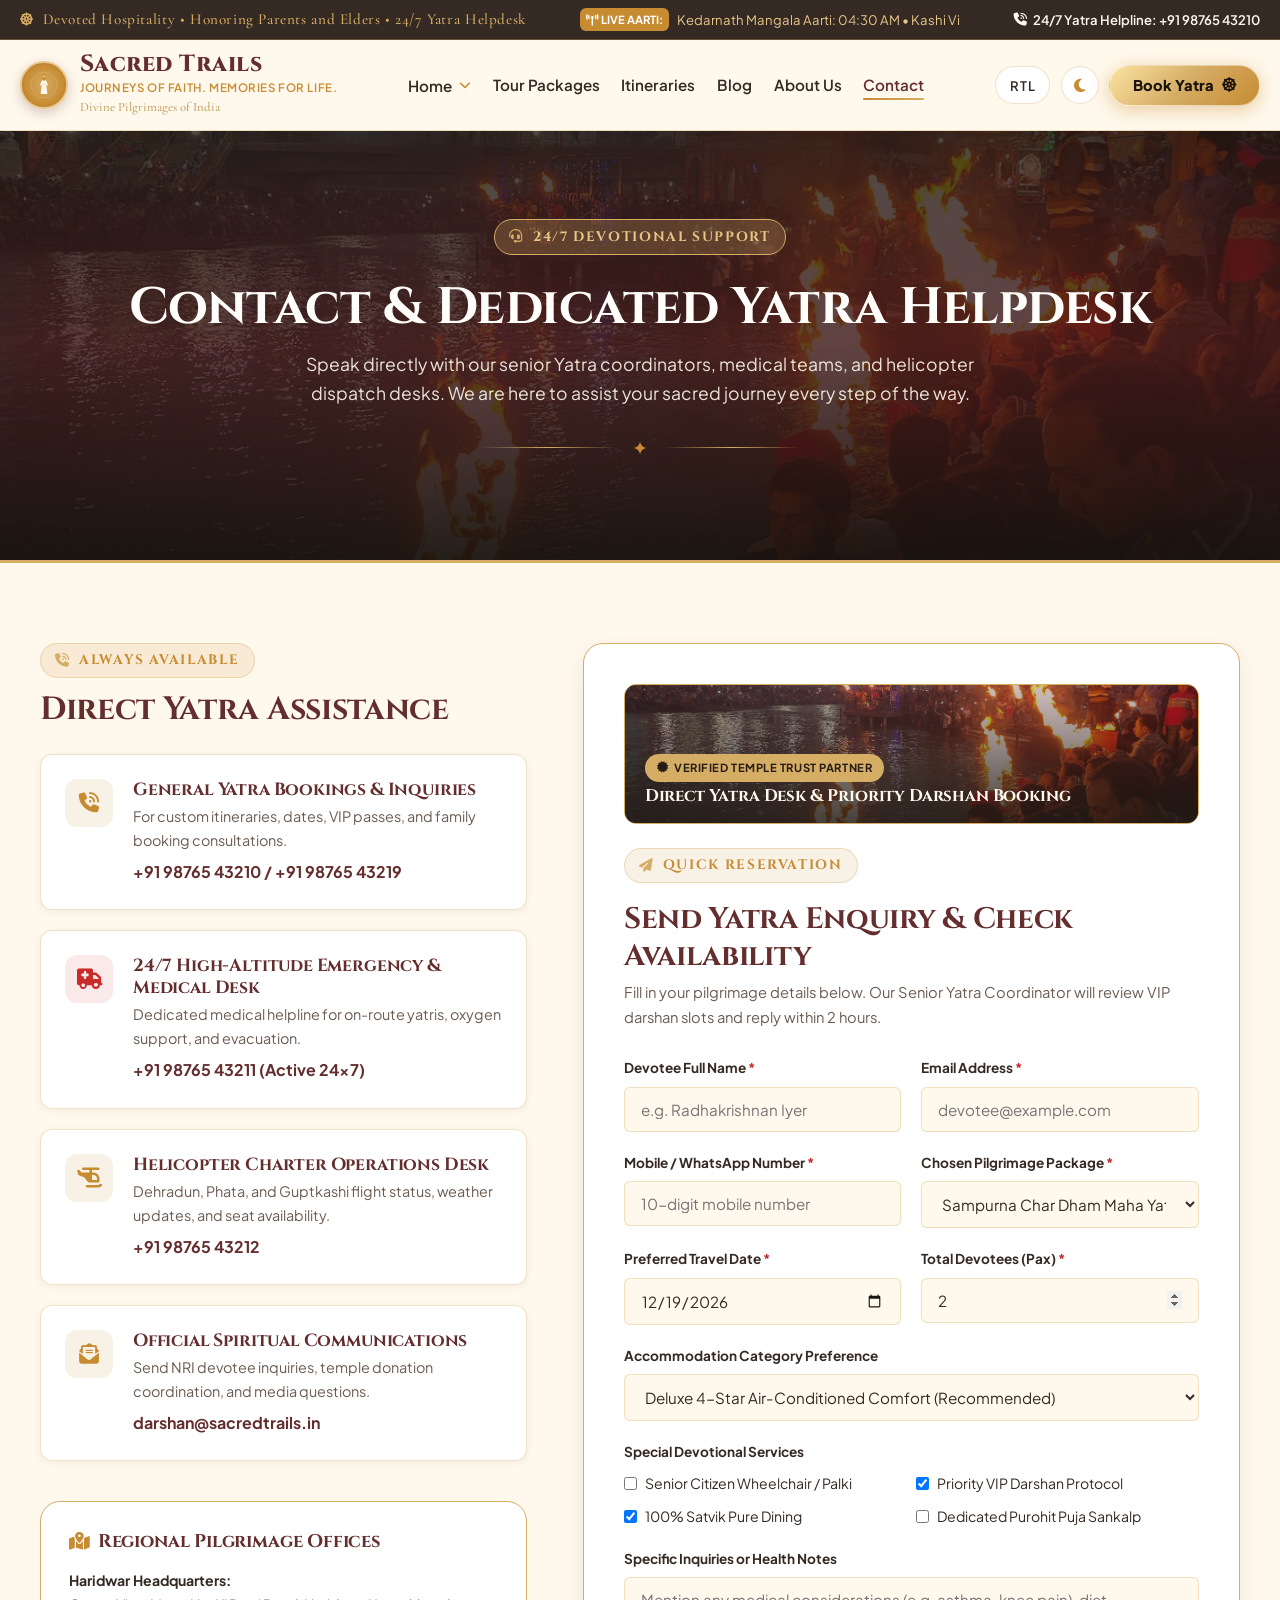
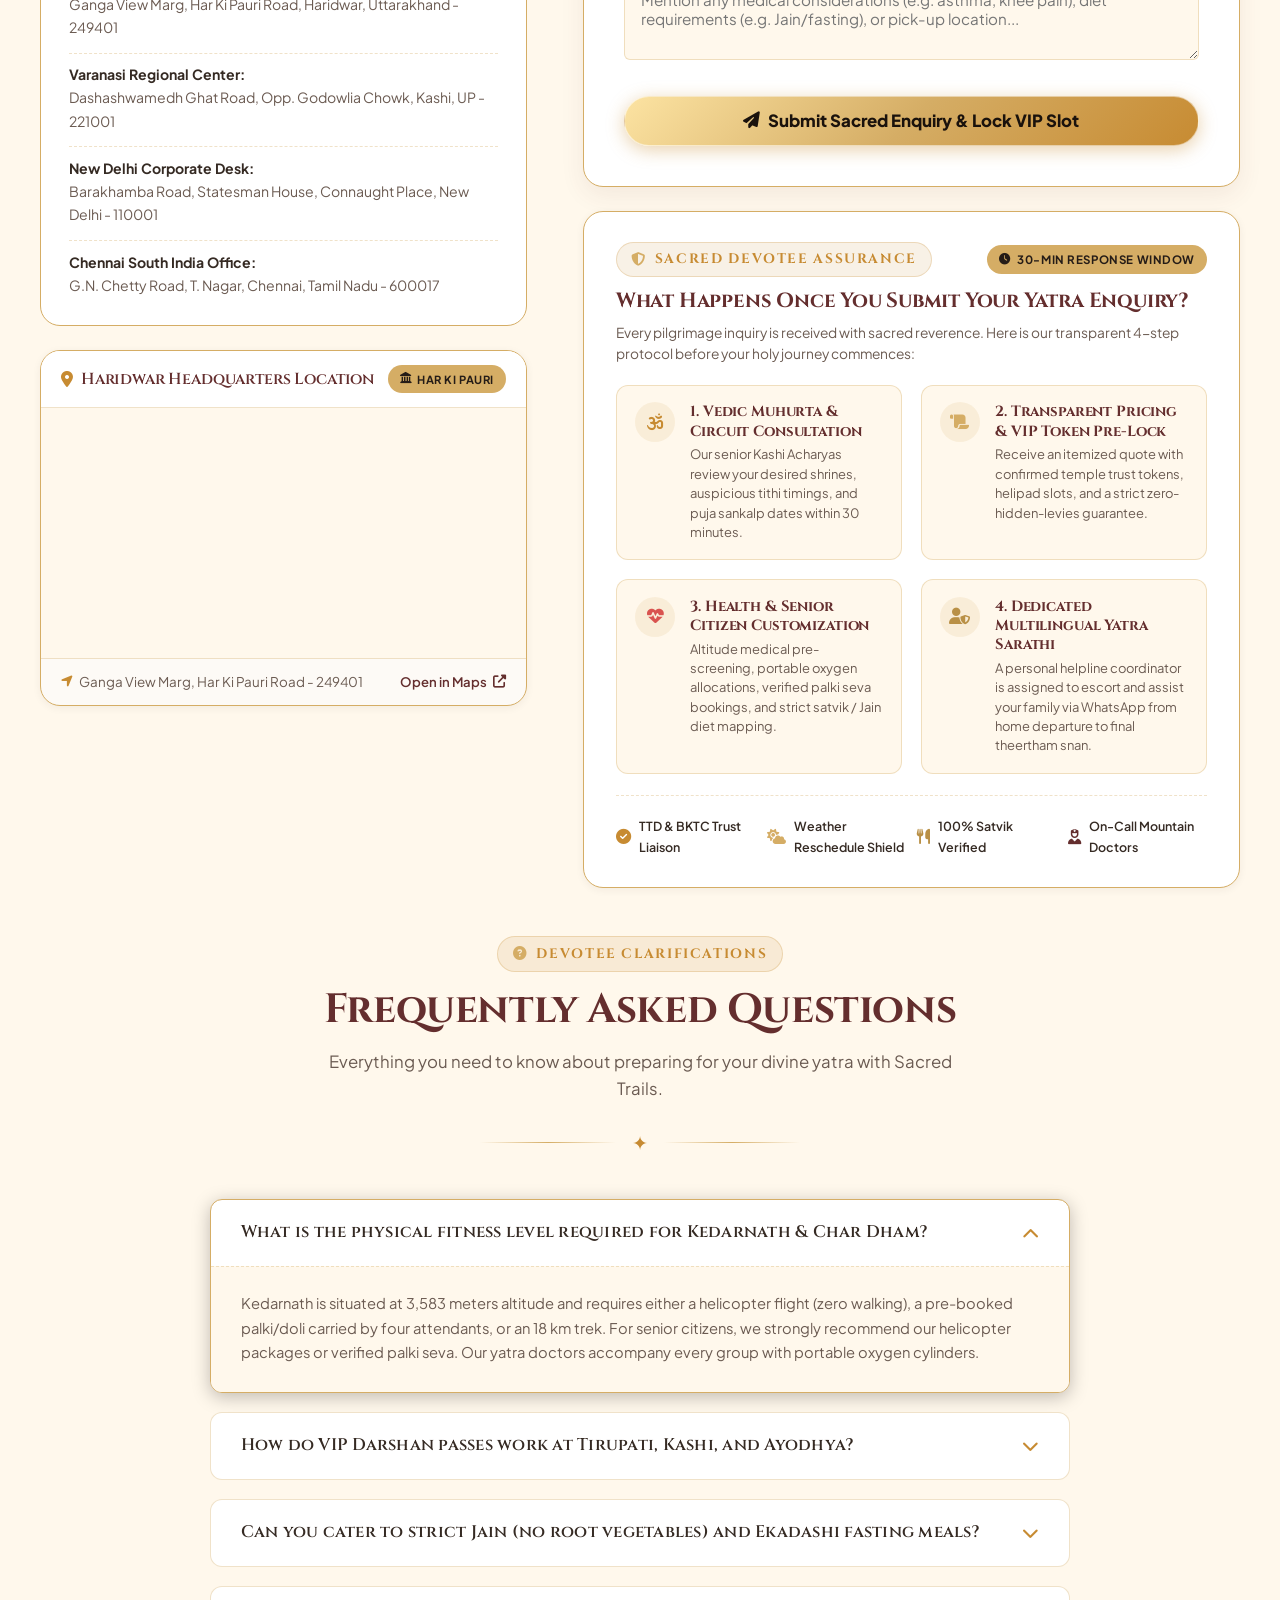
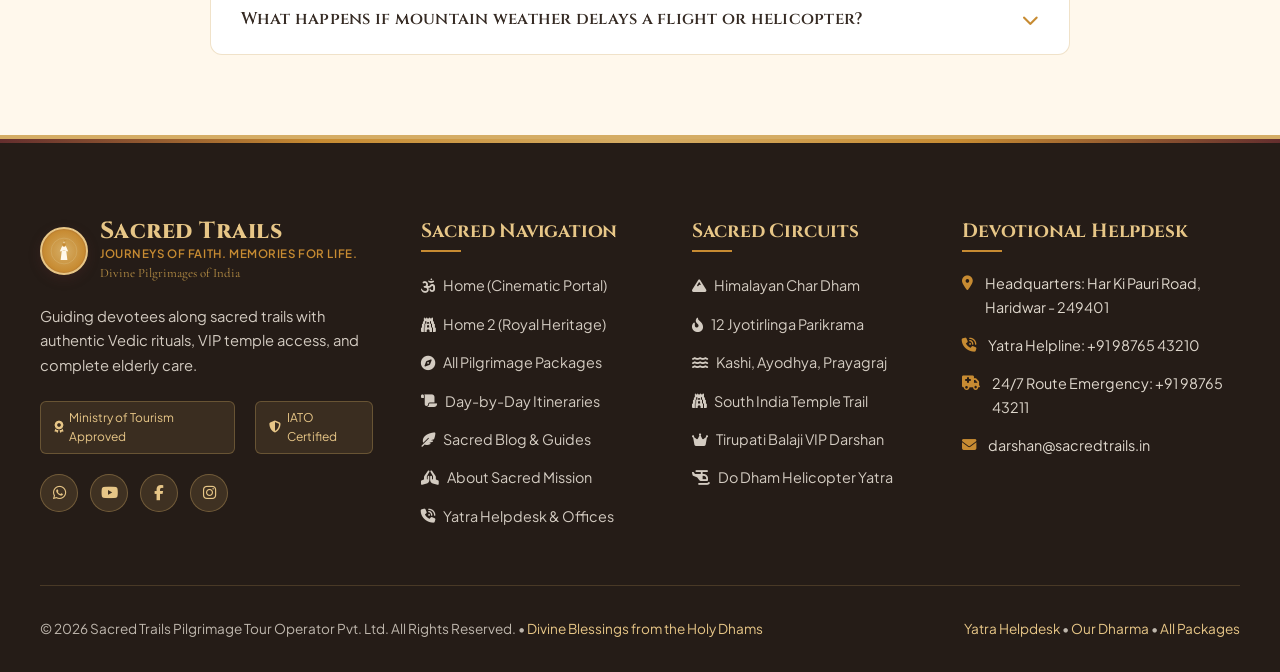
<file: contact.html>
<!DOCTYPE html>

<html lang="en" dir="ltr" data-theme="light">

<head>

  <meta charset="UTF-8">

  <meta name="viewport" content="width=device-width, initial-scale=1.0">

  <title>Contact & Yatra Helpdesk | Sacred Trails - 24/7 Pilgrimage Support</title>

  <meta name="description" content="Reach Sacred Trails 24/7 yatra helpdesk. Offices in Haridwar, Varanasi, Delhi and Chennai. Enquire for Char Dham, Jyotirlinga, Tirupati and South India temple yatras.">

  

    <link rel="icon" type="image/svg+xml" href="images/favicon.svg">
  <link rel="icon" type="image/png" sizes="32x32" href="images/favicon-32x32.png">
  <link rel="icon" type="image/png" sizes="192x192" href="images/favicon-192x192.png">
  <link rel="apple-touch-icon" href="images/favicon-192x192.png">

  <link rel="preconnect" href="https://fonts.googleapis.com">

  <link rel="preconnect" href="https://fonts.gstatic.com" crossorigin>

  <link rel="stylesheet" href="https://cdnjs.cloudflare.com/ajax/libs/font-awesome/6.5.1/css/all.min.css">

  <link rel="stylesheet" href="css/style.css">

</head>

<body>



  <!-- Top Auspicious Status Bar -->

  <aside class="top-auspicious-bar" aria-label="Auspicious Status and Announcements">

    <div class="container-wide inner">

      <div class="auspicious-mantra">

        <i class="fas fa-dharmachakra"></i>

        <span class="mantra-text">Devoted Hospitality &bull; Honoring Parents and Elders &bull; 24/7 Yatra Helpdesk</span>

      </div>



      <div class="aarti-ticker-wrapper">

        <span class="aarti-ticker-label"><i class="fas fa-broadcast-tower"></i> Live Aarti:</span>

        <div class="aarti-ticker-content">

          <span>Kedarnath Mangala Aarti: 04:30 AM</span> &bull; 

          <span>Kashi Vishwanath Shringar: 09:00 PM</span> &bull; 

          <span>Tirupati Suprabhatam: 03:00 AM</span> &bull; 

          <span>Badrinath Maha Abhishek: 05:00 AM</span>

        </div>

      </div>



      <div class="top-bar-right">

        <a href="tel:+919876543210" class="top-bar-contact">

          <i class="fas fa-phone-volume"></i> 24/7 Yatra Helpline: +91 98765 43210

        </a>

      </div>

    </div>

  </aside>



  <!-- Sticky Main Navigation -->

  <header class="header-sticky">

    <div class="container-wide">

      <nav class="navbar" aria-label="Main Navigation">

        <a href="index.html" class="brand-logo" title="Sacred Trails - Home">
          <div class="brand-emblem" aria-hidden="true">
            <svg viewBox="0 0 100 100">
              <!-- Temple Spire, Sacred Sun & Kalasha Dhwaja Emblem -->
              <circle cx="50" cy="50" r="46" fill="none" stroke="#D5AD65" stroke-width="2.5"/>
              <path d="M50 16 L65 52 L50 48 L35 52 Z" fill="#FFF8EC"/>
              <path d="M42 50 L58 50 L62 82 L38 82 Z" fill="#FFF8EC"/>
              <circle cx="50" cy="28" r="7" fill="#C78B32"/>
              <line x1="50" y1="12" x2="50" y2="16" stroke="#D5AD65" stroke-width="2"/>
              <path d="M50 12 Q56 9 58 12 Q54 14 50 14" fill="#C78B32"/>
            </svg>
          </div>
          <div class="brand-text">
            <span class="brand-name">Sacred Trails</span>
            <span class="brand-tagline">Journeys of Faith. Memories for Life.</span>
            <span class="brand-sanskrit">Divine Pilgrimages of India</span>
          </div>
        </a>



        <ul class="nav-menu">

          <!-- Single Home Button with Dropdown displaying both Home options -->

          <li class="nav-dropdown-item">

            <button type="button" class="nav-link nav-dropdown-toggle" aria-expanded="false" id="homeDropdownBtn" aria-haspopup="true">

              <span>Home</span>

              <i class="fas fa-chevron-down dropdown-arrow"></i>

            </button>

            <div class="nav-dropdown-menu" id="homeDropdownMenu" role="menu" aria-labelledby="homeDropdownBtn">

              <a href="index.html" class="dropdown-link" role="menuitem">

                <div class="dropdown-icon"><i class="fas fa-mountain"></i></div>

                <div class="dropdown-text">

                  <span class="dropdown-title">Home 1 - Cinematic Portal</span>

                  <span class="dropdown-desc">Grand Himalayan & Char Dham Yatra Experience</span>

                </div>

              </a>

              <a href="home-2.html" class="dropdown-link" role="menuitem">

                <div class="dropdown-icon"><i class="fas fa-gopuram"></i></div>

                <div class="dropdown-text">

                  <span class="dropdown-title">Home 2 - Royal Heritage</span>

                  <span class="dropdown-desc">Ancient Architecture & Deity-wise Sacred Circuits</span>

                </div>

              </a>

            </div>

          </li>

          <li><a href="tour-packages.html" class="nav-link">Tour Packages</a></li>

          <li><a href="itineraries.html" class="nav-link">Itineraries</a></li>
          <li><a href="blog.html" class="nav-link">Blog</a></li>

          <li><a href="about.html" class="nav-link">About Us</a></li>

          <li><a href="contact.html" class="nav-link active">Contact</a></li>

        </ul>



        <div class="nav-actions">

          <button type="button" class="nav-btn rtl-toggle-btn" title="Toggle RTL / LTR layout" aria-label="Toggle RTL layout">

            <span class="rtl-name">RTL</span>

          </button>



          <button type="button" class="nav-btn theme-toggle-btn" title="Toggle Light / Dark Theme" aria-label="Toggle Theme">

            <i class="fas fa-moon"></i>

          </button>



          <button type="button" class="btn btn-gold nav-cta" data-open-modal="bookingModal">

            <span>Book Yatra</span>

            <i class="fas fa-dharmachakra"></i>

          </button>



          <button type="button" class="hamburger-btn" aria-label="Open Mobile Menu">

            <i class="fas fa-bars"></i>

          </button>

        </div>

      </nav>

    </div>

  </header>



  <!-- Mobile Drawer Backdrop & Menu -->

  <div class="mobile-nav-backdrop"></div>

  <aside class="mobile-nav-drawer" aria-label="Mobile Navigation Menu">

    <div class="mobile-drawer-header">

      <a href="index.html" class="brand-logo" title="Sacred Trails - Home">
        <div class="brand-emblem" aria-hidden="true">
          <svg viewBox="0 0 100 100">
            <circle cx="50" cy="50" r="46" fill="none" stroke="#D5AD65" stroke-width="2.5"/>
            <path d="M50 16 L65 52 L50 48 L35 52 Z" fill="#FFF8EC"/>
            <path d="M42 50 L58 50 L62 82 L38 82 Z" fill="#FFF8EC"/>
            <circle cx="50" cy="28" r="7" fill="#C78B32"/>
            <line x1="50" y1="12" x2="50" y2="16" stroke="#D5AD65" stroke-width="2"/>
            <path d="M50 12 Q56 9 58 12 Q54 14 50 14" fill="#C78B32"/>
          </svg>
        </div>
        <div class="brand-text">
          <span class="brand-name">Sacred Trails</span>
          <span class="brand-tagline">Journeys of Faith. Memories for Life.</span>
          <span class="brand-sanskrit">Divine Pilgrimages of India</span>
        </div>
      </a>

      <button type="button" class="mobile-drawer-close" aria-label="Close Mobile Menu">

        <i class="fas fa-times"></i>

      </button>

    </div>



    <nav class="mobile-nav-links">

      <!-- Single Mobile Home Button expanding to both Home options -->

      <div class="mobile-dropdown-wrap">

        <button type="button" class="mobile-dropdown-btn" aria-expanded="false">

          <span>Home</span>

          <i class="fas fa-chevron-down dropdown-arrow"></i>

        </button>

        <div class="mobile-dropdown-sub">

          <a href="index.html" class="mobile-sub-link">

            <i class="fas fa-mountain" style="color:var(--color-saffron);"></i>

            <span>Home 1 (Cinematic Portal)</span>

          </a>

          <a href="home-2.html" class="mobile-sub-link">

            <i class="fas fa-gopuram" style="color:var(--color-gold);"></i>

            <span>Home 2 (Royal Heritage)</span>

          </a>

        </div>

      </div>

      <a href="tour-packages.html" class="mobile-nav-link"><span>Tour Packages</span> <i class="fas fa-chevron-right"></i></a>

      <a href="itineraries.html" class="mobile-nav-link"><span>Sacred Itineraries</span> <i class="fas fa-chevron-right"></i></a>
      <a href="blog.html" class="mobile-nav-link"><span>Blog &amp; Yatra Guides</span> <i class="fas fa-chevron-right"></i></a>

      <a href="about.html" class="mobile-nav-link"><span>About Us</span> <i class="fas fa-chevron-right"></i></a>

      <a href="contact.html" class="mobile-nav-link active"><span>Contact & Helpdesk</span> <i class="fas fa-chevron-right"></i></a>

    </nav>



    <div class="mobile-drawer-controls">

      <button type="button" class="nav-btn rtl-toggle-btn" style="width:100%; justify-content:center;">

        <span class="rtl-name">RTL</span>

      </button>

      <button type="button" class="nav-btn theme-toggle-btn" style="width:100%; justify-content:center;">

        <i class="fas fa-moon"></i>

      </button>

      <button type="button" class="btn btn-gold" data-open-modal="bookingModal" style="width:100%;">

        <span>Book Yatra Now</span> <i class="fas fa-dharmachakra"></i>

      </button>

    </div>

  </aside>



  <!-- PAGE HERO BANNER -->

  <header class="page-hero">

    <div class="hero-bg-layer">

      <img src="images/contact-darshan.jpg" alt="Sacred Pilgrimage Helpdesk" class="hero-bg-img" onerror="this.src='images/destinations/varanasi.jpg'">

    </div>

    <div class="hero-overlay-gradient"></div>

    <div class="container">

      <span class="section-tag" style="background: rgba(213, 173, 101, 0.25); border-color: var(--color-gold); color: var(--color-gold-light);">

        <i class="fas fa-headset"></i> 24/7 Devotional Support

      </span>

      <h1 style="font-size: clamp(2.2rem, 4vw, 3.4rem); color: #FFFDF9; margin: 0.6rem 0;">

        Contact & Dedicated Yatra Helpdesk

      </h1>

      <p style="max-width: 680px; margin: 0 auto; color: rgba(255, 248, 236, 0.9); font-size: 1.1rem;">

        Speak directly with our senior Yatra coordinators, medical teams, and helicopter dispatch desks. We are here to assist your sacred journey every step of the way.

      </p>

      <div class="devotional-divider"><span class="symbol">✦</span></div>

    </div>

  </header>



  <main class="contact-section">

    <div class="container">

      <div class="contact-layout">

        <!-- LEFT COLUMN: HELPDESK INFO & REGIONAL OFFICES -->

        <div>

          <span class="section-tag"><i class="fas fa-phone-volume"></i> Always Available</span>

          <h2 style="font-size: clamp(1.8rem, 2.5vw, 2.2rem); color:var(--color-maroon); margin-bottom:1.5rem;">

            Direct Yatra Assistance

          </h2>



          <div class="contact-cards-list">

            <!-- Card 1: General Helpline -->

            <div class="contact-card">

              <div class="contact-icon"><i class="fas fa-phone-volume"></i></div>

              <div class="contact-details">

                <h4>General Yatra Bookings & Inquiries</h4>

                <p>For custom itineraries, dates, VIP passes, and family booking consultations.</p>

                <a href="tel:+919876543210">+91 98765 43210 / +91 98765 43219</a>

              </div>

            </div>



            <!-- Card 2: 24/7 Emergency & Medical -->

            <div class="contact-card">

              <div class="contact-icon" style="color:#c92a2a; background:rgba(201,42,42,0.1);"><i class="fas fa-ambulance"></i></div>

              <div class="contact-details">

                <h4>24/7 High-Altitude Emergency & Medical Desk</h4>

                <p>Dedicated medical helpline for on-route yatris, oxygen support, and evacuation.</p>

                <a href="tel:+919876543211">+91 98765 43211 (Active 24x7)</a>

              </div>

            </div>



            <!-- Card 3: Helicopter Dispatch Desk -->

            <div class="contact-card">

              <div class="contact-icon"><i class="fas fa-helicopter"></i></div>

              <div class="contact-details">

                <h4>Helicopter Charter Operations Desk</h4>

                <p>Dehradun, Phata, and Guptkashi flight status, weather updates, and seat availability.</p>

                <a href="tel:+919876543212">+91 98765 43212</a>

              </div>

            </div>



            <!-- Card 4: Devotional Email -->

            <div class="contact-card">

              <div class="contact-icon"><i class="fas fa-envelope-open-text"></i></div>

              <div class="contact-details">

                <h4>Official Spiritual Communications</h4>

                <p>Send NRI devotee inquiries, temple donation coordination, and media questions.</p>

                <a href="mailto:darshan@sacredtrails.in">darshan@sacredtrails.in</a>

              </div>

            </div>

          </div>



          <!-- Regional Offices Accordion / List -->

          <div style="margin-top:2.5rem; background:var(--bg-surface); border:1px solid var(--border-gold); border-radius:var(--radius-lg); padding:1.75rem;">

            <h4 style="font-size:1.15rem; color:var(--color-maroon); margin-bottom:1rem; display:flex; align-items:center; gap:0.5rem;">

              <i class="fas fa-map-marked-alt" style="color:var(--color-saffron);"></i> Regional Pilgrimage Offices

            </h4>

            <div style="font-size:0.88rem; color:var(--text-muted); display:flex; flex-direction:column; gap:0.85rem;">

              <div>

                <strong style="color:var(--text-main);">Haridwar Headquarters:</strong>

                <div>Ganga View Marg, Har Ki Pauri Road, Haridwar, Uttarakhand - 249401</div>

              </div>

              <div style="border-top:1px dashed var(--border-light); padding-top:0.6rem;">

                <strong style="color:var(--text-main);">Varanasi Regional Center:</strong>

                <div>Dashashwamedh Ghat Road, Opp. Godowlia Chowk, Kashi, UP - 221001</div>

              </div>

              <div style="border-top:1px dashed var(--border-light); padding-top:0.6rem;">

                <strong style="color:var(--text-main);">New Delhi Corporate Desk:</strong>

                <div>Barakhamba Road, Statesman House, Connaught Place, New Delhi - 110001</div>

              </div>

              <div style="border-top:1px dashed var(--border-light); padding-top:0.6rem;">                <strong style="color:var(--text-main);">Chennai South India Office:</strong>
                <div>G.N. Chetty Road, T. Nagar, Chennai, Tamil Nadu - 600017</div>
              </div>
            </div>
          </div>

          <!-- HEADQUARTERS LOCATION MAP -->
          <div class="hq-map-card">
            <div class="hq-map-header">
              <h4>
                <i class="fas fa-map-marker-alt" style="color:var(--color-saffron);"></i>
                <span>Haridwar Headquarters Location</span>
              </h4>
              <span class="badge badge-gold" style="font-size:0.7rem; margin:0;"><i class="fas fa-landmark"></i> Har Ki Pauri</span>
            </div>
            <div class="hq-map-frame-wrapper">
              <iframe 
                title="Sacred Trails Haridwar Headquarters Location Map - Har Ki Pauri Road"
                src="https://maps.google.com/maps?q=Har+Ki+Pauri,+Haridwar,+Uttarakhand+249401&t=&z=15&ie=UTF8&iwloc=&output=embed"
                width="100%" 
                height="100%" 
                allowfullscreen="" 
                loading="lazy" 
                referrerpolicy="no-referrer-when-downgrade">
              </iframe>
            </div>
            <div class="hq-map-footer">
              <span style="display:inline-flex; align-items:center; gap:0.4rem;">
                <i class="fas fa-location-arrow" style="color:var(--color-saffron);"></i>
                <span>Ganga View Marg, Har Ki Pauri Road - 249401</span>
              </span>
              <a href="https://maps.google.com/?q=Har+Ki+Pauri,+Haridwar,+Uttarakhand+249401" target="_blank" rel="noopener noreferrer">
                <span>Open in Maps</span> <i class="fas fa-external-link-alt"></i>
              </a>
            </div>
          </div>
        </div>



        <!-- RIGHT COLUMN: INTERACTIVE ENQUIRY FORM & ASSURANCE PROTOCOL -->

        <div>

          <div class="form-card">

          <!-- Visual Destination Card above form -->

          <div style="border-radius:var(--radius-md); overflow:hidden; border:1.5px solid var(--border-gold); position:relative; height:140px; margin-bottom:1.5rem;">

            <img src="images/contact-darshan.jpg" alt="Sacred Pilgrimage Helpdesk" style="width:100%; height:100%; object-fit:cover;" onerror="this.src='images/destinations/varanasi.jpg'">

            <div style="position:absolute; inset:0; background:linear-gradient(0deg, rgba(37,28,23,0.85) 0%, rgba(100,46,46,0.3) 100%); display:flex; align-items:flex-end; padding:1rem 1.25rem;">

              <div>

                <span class="badge badge-gold" style="font-size:0.7rem; margin-bottom:0.25rem;"><i class="fas fa-certificate"></i> Verified Temple Trust Partner</span>

                <h4 style="color:#FFF8EC; font-size:1.05rem; margin:0;">Direct Yatra Desk & Priority Darshan Booking</h4>

              </div>

            </div>

          </div>



          <div style="margin-bottom:1.75rem;">

            <span class="section-tag"><i class="fas fa-paper-plane"></i> Quick Reservation</span>

            <h3 style="font-size:1.85rem; color:var(--color-maroon); margin:0.35rem 0;">

              Send Yatra Enquiry & Check Availability

            </h3>

            <p style="font-size:0.92rem; color:var(--text-muted); margin:0;">

              Fill in your pilgrimage details below. Our Senior Yatra Coordinator will review VIP darshan slots and reply within 2 hours.

            </p>

          </div>



          <form class="yatra-enquiry-form" novalidate>

            <div class="form-row">

              <div class="form-group">

                <label class="form-label">Devotee Full Name <span class="req">*</span></label>

                <input type="text" name="fullname" class="form-control" placeholder="e.g. Radhakrishnan Iyer" required>

                <div class="form-error"></div>

              </div>

              <div class="form-group">

                <label class="form-label">Email Address <span class="req">*</span></label>

                <input type="email" name="email" class="form-control" placeholder="devotee@example.com" required>

                <div class="form-error"></div>

              </div>

            </div>



            <div class="form-row">

              <div class="form-group">

                <label class="form-label">Mobile / WhatsApp Number <span class="req">*</span></label>

                <input type="tel" name="phone" class="form-control" placeholder="10-digit mobile number" required>

                <div class="form-error"></div>

              </div>

              <div class="form-group">

                <label class="form-label">Chosen Pilgrimage Package <span class="req">*</span></label>

                <select name="package" class="form-control">

                  <option value="Sampurna Char Dham Maha Yatra">Sampurna Char Dham Maha Yatra (12D/11N)</option>

                  <option value="Do Dham Yatra by Helicopter">Do Dham Yatra by Helicopter (4D/3N)</option>

                  <option value="Kashi, Prayagraj & Ayodhya Ram Mandir">Kashi, Prayagraj & Ayodhya Ram Mandir (6D/5N)</option>

                  <option value="Grand South India Temple Circuit">Grand South India Temple Circuit (8D/7N)</option>

                  <option value="Tirupati Balaji VIP Seeghra Darshan">Tirupati Balaji VIP Seeghra Darshan (3D/2N)</option>

                  <option value="Panch Jyotirlinga Maha Parikrama">Panch Jyotirlinga Maha Parikrama (7D/6N)</option>

                  <option value="Mata Vaishno Devi & Shiv Khori Darshan">Mata Vaishno Devi & Shiv Khori Darshan (5D/4N)</option>

                  <option value="Jagannath Puri & Konark Sun Temple">Jagannath Puri & Konark Sun Temple (5D/4N)</option>

                              <option value="Vedic Pandit Consultation & Puja Guidance">Vedic Pandit Consultation & Puja Guidance (Custom Sankalp & Muhurta)</option>
</select>

              </div>

            </div>



            <div class="form-row">

              <div class="form-group">

                <label class="form-label">Preferred Travel Date <span class="req">*</span></label>

                <input type="date" name="travel_date" class="form-control" required>

                <div class="form-error"></div>

              </div>

              <div class="form-group">

                <label class="form-label">Total Devotees (Pax) <span class="req">*</span></label>

                <input type="number" name="guests" min="1" max="50" value="2" class="form-control" required>

                <div class="form-error"></div>

              </div>

            </div>



            <div class="form-group">

              <label class="form-label">Accommodation Category Preference</label>

              <select name="accommodation" class="form-control">

                <option value="deluxe">Deluxe 4-Star Air-Conditioned Comfort (Recommended)</option>

                <option value="heritage">Heritage Royal / Palace & Luxury Cottages</option>

                <option value="satvik-standard">Standard Clean Satvik Dharamshala / Ashram Suites</option>

              </select>

            </div>



            <div class="form-group">

              <label class="form-label">Special Devotional Services</label>

              <div class="checkbox-group">

                <label class="checkbox-label">

                  <input type="checkbox" name="req_senior"> Senior Citizen Wheelchair / Palki

                </label>

                <label class="checkbox-label">

                  <input type="checkbox" name="req_vip" checked> Priority VIP Darshan Protocol

                </label>

                <label class="checkbox-label">

                  <input type="checkbox" name="req_satvik" checked> 100% Satvik Pure Dining

                </label>

                <label class="checkbox-label">

                  <input type="checkbox" name="req_puja"> Dedicated Purohit Puja Sankalp

                </label>

              </div>

            </div>



            <div class="form-group">

              <label class="form-label">Specific Inquiries or Health Notes</label>

              <textarea name="notes" rows="3" class="form-control" placeholder="Mention any medical considerations (e.g. asthma, knee pain), diet requirements (e.g. Jain/fasting), or pick-up location..."></textarea>

            </div>



            <button type="submit" class="btn btn-gold btn-lg" style="width: 100%; margin-top: 0.5rem;">

              <i class="fas fa-paper-plane"></i> Submit Sacred Enquiry & Lock VIP Slot

            </button>

          </form>

        </div>

        <!-- POST-ENQUIRY SACRED JOURNEY PROTOCOL & DEVOTEE ASSURANCE -->

        <div class="enquiry-assurance-card">

          <div style="display:flex; align-items:center; justify-content:space-between; flex-wrap:wrap; gap:0.5rem; margin-bottom:0.75rem;">

            <span class="section-tag" style="margin:0;"><i class="fas fa-shield-alt"></i> Sacred Devotee Assurance</span>

            <span class="badge badge-gold" style="font-size:0.72rem; margin:0;"><i class="fas fa-clock"></i> 30-Min Response Window</span>

          </div>

          <h3 style="font-size:1.28rem; color:var(--color-maroon); margin:0 0 0.45rem 0; font-family:var(--font-heading);">

            What Happens Once You Submit Your Yatra Enquiry?

          </h3>

          <p style="font-size:0.86rem; color:var(--text-muted); margin:0 0 1.25rem 0; line-height:1.55;">

            Every pilgrimage inquiry is received with sacred reverence. Here is our transparent 4-step protocol before your holy journey commences:

          </p>

          <div class="enquiry-steps-grid">

            <!-- Step 1 -->

            <div class="enquiry-step-item">

              <div class="enquiry-step-icon" style="color:var(--color-saffron);">

                <i class="fas fa-om"></i>

              </div>

              <div class="enquiry-step-content">

                <h5>1. Vedic Muhurta & Circuit Consultation</h5>

                <p>Our senior Kashi Acharyas review your desired shrines, auspicious tithi timings, and puja sankalp dates within 30 minutes.</p>

              </div>

            </div>

            <!-- Step 2 -->

            <div class="enquiry-step-item">

              <div class="enquiry-step-icon" style="color:var(--color-gold);">

                <i class="fas fa-scroll"></i>

              </div>

              <div class="enquiry-step-content">

                <h5>2. Transparent Pricing & VIP Token Pre-Lock</h5>

                <p>Receive an itemized quote with confirmed temple trust tokens, helipad slots, and a strict zero-hidden-levies guarantee.</p>

              </div>

            </div>

            <!-- Step 3 -->

            <div class="enquiry-step-item">

              <div class="enquiry-step-icon" style="color:#d9534f;">

                <i class="fas fa-heartbeat"></i>

              </div>

              <div class="enquiry-step-content">

                <h5>3. Health & Senior Citizen Customization</h5>

                <p>Altitude medical pre-screening, portable oxygen allocations, verified palki seva bookings, and strict satvik / Jain diet mapping.</p>

              </div>

            </div>

            <!-- Step 4 -->

            <div class="enquiry-step-item">

              <div class="enquiry-step-icon" style="color:var(--color-gold-dark);">

                <i class="fas fa-user-shield"></i>

              </div>

              <div class="enquiry-step-content">

                <h5>4. Dedicated Multilingual Yatra Sarathi</h5>

                <p>A personal helpline coordinator is assigned to escort and assist your family via WhatsApp from home departure to final theertham snan.</p>

              </div>

            </div>

          </div>

          <!-- Trust Verification Strip -->

          <div class="enquiry-trust-strip">

            <div class="enquiry-trust-item">

              <i class="fas fa-check-circle" style="color:var(--color-saffron);"></i>

              <span>TTD & BKTC Trust Liaison</span>

            </div>

            <div class="enquiry-trust-item">

              <i class="fas fa-cloud-sun" style="color:var(--color-gold);"></i>

              <span>Weather Reschedule Shield</span>

            </div>

            <div class="enquiry-trust-item">

              <i class="fas fa-utensils" style="color:var(--color-gold-dark);"></i>

              <span>100% Satvik Verified</span>

            </div>

            <div class="enquiry-trust-item">

              <i class="fas fa-user-nurse" style="color:var(--color-maroon);"></i>

              <span>On-Call Mountain Doctors</span>

            </div>

          </div>

        </div>

      </div>

    </div>



      <!-- FREQUENTLY ASKED QUESTIONS (FAQ) SECTION -->

      <section style="margin-top: 3rem;">

        <div class="text-center">

          <span class="section-tag"><i class="fas fa-question-circle"></i> Devotee Clarifications</span>

          <h2 class="section-title">Frequently Asked Questions</h2>

          <p class="section-subtitle">

            Everything you need to know about preparing for your divine yatra with Sacred Trails.

          </p>

          <div class="devotional-divider"><span class="symbol">✦</span></div>

        </div>



        <div class="accordion-wrapper" style="max-width: 860px; margin: 2.5rem auto 0;">

          <!-- FAQ 1 -->

          <div class="accordion-item active">

            <div class="accordion-header">

              <h3 class="accordion-title" style="font-size:1.05rem;">

                What is the physical fitness level required for Kedarnath & Char Dham?

              </h3>

              <i class="fas fa-chevron-down accordion-icon"></i>

            </div>

            <div class="accordion-body">

              <p style="font-size:0.92rem; color:var(--text-muted); line-height:1.65; margin:0;">

                Kedarnath is situated at 3,583 meters altitude and requires either a helicopter flight (zero walking), a pre-booked palki/doli carried by four attendants, or an 18 km trek. For senior citizens, we strongly recommend our helicopter packages or verified palki seva. Our yatra doctors accompany every group with portable oxygen cylinders.

              </p>

            </div>

          </div>



          <!-- FAQ 2 -->

          <div class="accordion-item">

            <div class="accordion-header">

              <h3 class="accordion-title" style="font-size:1.05rem;">

                How do VIP Darshan passes work at Tirupati, Kashi, and Ayodhya?

              </h3>

              <i class="fas fa-chevron-down accordion-icon"></i>

            </div>

            <div class="accordion-body">

              <p style="font-size:0.92rem; color:var(--text-muted); line-height:1.65; margin:0;">

                We are registered with temple authorities and book official Seeghra Darshan / Sugam Darshan tokens well in advance. On the day of yatra, our resident coordinator escorts you through dedicated trust entry lines, significantly cutting down queue time from 6-8 hours to less than 45 minutes.

              </p>

            </div>

          </div>



          <!-- FAQ 3 -->

          <div class="accordion-item">

            <div class="accordion-header">

              <h3 class="accordion-title" style="font-size:1.05rem;">

                Can you cater to strict Jain (no root vegetables) and Ekadashi fasting meals?

              </h3>

              <i class="fas fa-chevron-down accordion-icon"></i>

            </div>

            <div class="accordion-body">

              <p style="font-size:0.92rem; color:var(--text-muted); line-height:1.65; margin:0;">

                Absolutely. All meals across our yatras are strictly 100% vegetarian. On prior notice, our accompanying maharajs prepare authentic Jain meals without potato, garlic, or onion, as well as special Phalahari meals (sabudana, fruits, rock salt) during Ekadashi and Navratri fasts.

              </p>

            </div>

          </div>



          <!-- FAQ 4 -->

          <div class="accordion-item">

            <div class="accordion-header">

              <h3 class="accordion-title" style="font-size:1.05rem;">

                What happens if mountain weather delays a flight or helicopter?

              </h3>

              <i class="fas fa-chevron-down accordion-icon"></i>

            </div>

            <div class="accordion-body">

              <p style="font-size:0.92rem; color:var(--text-muted); line-height:1.65; margin:0;">

                Safety in the Himalayas is paramount. In case of inclement weather, our flight operations team holds standby priority slots for the next immediate clear weather window. Comfortable resort stays, hot meals, and temple coordination are managed smoothly by our team without devotee distress.

              </p>

            </div>

          </div>

        </div>

      </section>

    </div>

  </main>



  <!-- DEVOTIONAL FOOTER -->

  <footer class="footer-devotional">

    <div class="container">

      <div class="footer-grid">

        <div class="footer-col">

          <a href="index.html" class="brand-logo" title="Sacred Trails - Home">
            <div class="brand-emblem" aria-hidden="true">
              <svg viewBox="0 0 100 100">
                <circle cx="50" cy="50" r="46" fill="none" stroke="#D5AD65" stroke-width="2.5"/>
                <path d="M50 16 L65 52 L50 48 L35 52 Z" fill="#FFF8EC"/>
                <path d="M42 50 L58 50 L62 82 L38 82 Z" fill="#FFF8EC"/>
                <circle cx="50" cy="28" r="7" fill="#C78B32"/>
                <line x1="50" y1="12" x2="50" y2="16" stroke="#D5AD65" stroke-width="2"/>
                <path d="M50 12 Q56 9 58 12 Q54 14 50 14" fill="#C78B32"/>
              </svg>
            </div>
            <div class="brand-text">
              <span class="brand-name">Sacred Trails</span>
              <span class="brand-tagline">Journeys of Faith. Memories for Life.</span>
              <span class="brand-sanskrit">Divine Pilgrimages of India</span>
            </div>
          </a>

          <p class="footer-about-text">

            Guiding devotees along sacred trails with authentic Vedic rituals, VIP temple access, and complete elderly care.

          </p>

          <div class="footer-badges">

            <span class="trust-badge-pill"><i class="fas fa-award"></i> Ministry of Tourism Approved</span>

            <span class="trust-badge-pill"><i class="fas fa-shield-alt"></i> IATO Certified</span>

          </div>

          <div class="footer-social-bar">

            <a href="https://wa.me/919876543210" target="_blank" rel="noopener noreferrer" class="social-pill-btn" title="Contact on WhatsApp" aria-label="WhatsApp Helpline"><i class="fab fa-whatsapp"></i></a>

            <a href="https://youtube.com" target="_blank" rel="noopener noreferrer" class="social-pill-btn" title="Watch Sacred Temple Darshans on YouTube" aria-label="YouTube Channel"><i class="fab fa-youtube"></i></a>

            <a href="https://facebook.com" target="_blank" rel="noopener noreferrer" class="social-pill-btn" title="Follow Us on Facebook" aria-label="Facebook Page"><i class="fab fa-facebook-f"></i></a>

            <a href="https://instagram.com" target="_blank" rel="noopener noreferrer" class="social-pill-btn" title="Follow Us on Instagram" aria-label="Instagram Profile"><i class="fab fa-instagram"></i></a>

          </div>

        </div>



        <div class="footer-col">

          <h4>Sacred Navigation</h4>

          <ul class="footer-links">

            <li><a href="index.html"><i class="fas fa-om"></i> Home (Cinematic Portal)</a></li>

            <li><a href="home-2.html"><i class="fas fa-gopuram"></i> Home 2 (Royal Heritage)</a></li>

            <li><a href="tour-packages.html"><i class="fas fa-compass"></i> All Pilgrimage Packages</a></li>

            <li><a href="itineraries.html"><i class="fas fa-scroll"></i> Day-by-Day Itineraries</a></li>
            <li><a href="blog.html"><i class="fas fa-feather-alt"></i> Sacred Blog &amp; Guides</a></li>

            <li><a href="about.html"><i class="fas fa-hands-praying"></i> About Sacred Mission</a></li>

            <li><a href="contact.html"><i class="fas fa-phone-volume"></i> Yatra Helpdesk & Offices</a></li>

          </ul>

        </div>



        <div class="footer-col">

          <h4>Sacred Circuits</h4>
          <ul class="footer-links">
            <li><a href="itineraries.html#circuit-chardham"><i class="fas fa-mountain"></i> Himalayan Char Dham</a></li>
            <li><a href="itineraries.html#circuit-jyotirlinga"><i class="fas fa-fire-alt"></i> 12 Jyotirlinga Parikrama</a></li>
            <li><a href="itineraries.html#circuit-kashi"><i class="fas fa-water"></i> Kashi, Ayodhya, Prayagraj</a></li>
            <li><a href="itineraries.html#circuit-south"><i class="fas fa-gopuram"></i> South India Temple Trail</a></li>
            <li><a href="itineraries.html#circuit-tirupati"><i class="fas fa-crown"></i> Tirupati Balaji VIP Darshan</a></li>
            <li><a href="itineraries.html#circuit-dndham"><i class="fas fa-helicopter"></i> Do Dham Helicopter Yatra</a></li>
          </ul>

        </div>



        <div class="footer-col">

          <h4>Devotional Helpdesk</h4>

          <div class="footer-contact-item">

            <i class="fas fa-map-marker-alt"></i>

            <span>Headquarters: Har Ki Pauri Road, Haridwar - 249401</span>

          </div>

          <div class="footer-contact-item">

            <i class="fas fa-phone-volume"></i>

            <span>Yatra Helpline: <a href="tel:+919876543210">+91 98765 43210</a></span>

          </div>

          <div class="footer-contact-item">

            <i class="fas fa-ambulance"></i>

            <span>24/7 Route Emergency: <a href="tel:+919876543211">+91 98765 43211</a></span>

          </div>

          <div class="footer-contact-item">

            <i class="fas fa-envelope"></i>

            <span><a href="mailto:darshan@sacredtrails.in">darshan@sacredtrails.in</a></span>

          </div>

        </div>

      </div>



      <div class="footer-bottom">

        <div>

          &copy; 2026 Sacred Trails Pilgrimage Tour Operator Pvt. Ltd. All Rights Reserved. &bull; 

          <span style="color:var(--color-gold-light);">Divine Blessings from the Holy Dhams</span>

        </div>

        <div>

          <a href="contact.html">Yatra Helpdesk</a> &bull; 

          <a href="about.html">Our Dharma</a> &bull; 

          <a href="tour-packages.html">All Packages</a>

        </div>

      </div>

    </div>

  </footer>



  <button type="button" class="back-to-top" title="Return to Top" aria-label="Return to top">

    <i class="fas fa-chevron-up"></i>

  </button>



  <!-- UNIVERSAL BOOKING ENQUIRY MODAL -->

  <div class="modal-backdrop" id="bookingModal" role="dialog" aria-modal="true" aria-labelledby="modalTitleContact">

    <div class="modal-dialog">

      <button type="button" class="modal-close-btn" data-close-modal aria-label="Close Dialog">

        <i class="fas fa-times"></i>

      </button>



      <div class="text-center" style="margin-bottom: 1.5rem;">

        <span class="section-tag"><i class="fas fa-praying-hands"></i> Sacred Reservation</span>

        <h3 id="modalTitleContact" style="font-size: 1.8rem; margin: 0.4rem 0;">Book Your Holy Yatra</h3>

        <p style="font-size: 0.9rem; color:var(--text-muted);">

          Our Yatra Acharya will review your requirements, confirm VIP passes, and customize your sacred itinerary.

        </p>

      </div>



      <form class="yatra-enquiry-form" novalidate>

        <div class="form-row">

          <div class="form-group">

            <label class="form-label">Devotee Full Name <span class="req">*</span></label>

            <input type="text" name="fullname" class="form-control" placeholder="e.g. Radhakrishnan Iyer" required>

            <div class="form-error"></div>

          </div>

          <div class="form-group">

            <label class="form-label">Email Address <span class="req">*</span></label>

            <input type="email" name="email" class="form-control" placeholder="devotee@example.com" required>

            <div class="form-error"></div>

          </div>

        </div>



        <div class="form-row">

          <div class="form-group">

            <label class="form-label">Mobile / WhatsApp Number <span class="req">*</span></label>

            <input type="tel" name="phone" class="form-control" placeholder="10-digit mobile number" required>

            <div class="form-error"></div>

          </div>

          <div class="form-group">

            <label class="form-label">Pilgrimage Package <span class="req">*</span></label>

            <select name="package" class="form-control">

              <option value="Sampurna Char Dham Maha Yatra">Sampurna Char Dham Maha Yatra (12D/11N)</option>

              <option value="Do Dham Yatra by Helicopter">Do Dham Yatra by Helicopter (4D/3N)</option>

              <option value="Kashi, Prayagraj & Ayodhya Ram Mandir">Kashi, Prayagraj & Ayodhya Ram Mandir (6D/5N)</option>

              <option value="Grand South India Temple Circuit">Grand South India Temple Circuit (8D/7N)</option>

              <option value="Tirupati Balaji VIP Seeghra Darshan">Tirupati Balaji VIP Seeghra Darshan (3D/2N)</option>

                          <option value="Vedic Pandit Consultation & Puja Guidance">Vedic Pandit Consultation & Puja Guidance (Custom Sankalp & Muhurta)</option>
</select>

          </div>

        </div>



        <div class="form-row">

          <div class="form-group">

            <label class="form-label">Preferred Travel Date <span class="req">*</span></label>

            <input type="date" name="travel_date" class="form-control" required>

            <div class="form-error"></div>

          </div>

          <div class="form-group">

            <label class="form-label">Number of Devotees <span class="req">*</span></label>

            <input type="number" name="guests" min="1" max="50" value="2" class="form-control" required>

            <div class="form-error"></div>

          </div>

        </div>



        <button type="submit" class="btn btn-gold btn-lg" style="width: 100%; margin-top: 0.5rem;">

          <i class="fas fa-paper-plane"></i> Submit Sacred Enquiry

        </button>

      </form>

    </div>

  </div>



  <!-- SUCCESS CONFIRMATION MODAL -->

  <div class="modal-backdrop" id="successModal" role="dialog" aria-modal="true" aria-labelledby="successTitleContact">

    <div class="modal-dialog">

      <button type="button" class="modal-close-btn" data-close-modal aria-label="Close Dialog">

        <i class="fas fa-times"></i>

      </button>



      <div class="success-card">

        <div class="success-icon-wrap">

          <i class="fas fa-hands-praying"></i>

        </div>

        <h3 id="successTitleContact" style="font-size: 2rem; color:var(--color-maroon); margin-bottom: 0.5rem;">

          Enquiry Successfully Submitted

        </h3>

        <h4 style="font-size: 1.25rem; margin-bottom: 0.5rem;">

          Blessings, <span class="success-devotee-name" style="color:var(--color-saffron);">Devotee</span>!

        </h4>

        <p style="color:var(--text-muted); font-size: 0.95rem;">

          Your booking enquiry for <strong class="success-package-name" style="color:var(--text-main);">Selected Pilgrimage</strong> has been logged.

        </p>



        <div class="booking-ref-box">

          <span style="font-size:0.75rem; text-transform:uppercase; color:var(--text-muted); display:block; margin-bottom:0.25rem;">

            Your Unique Yatra Reference Code:

          </span>

          <span class="booking-ref-number">ST-2026-ENQ-9582</span>

        </div>



        <p style="font-size: 0.88rem; color: var(--text-muted); margin-bottom: 1.5rem;">

          Our Senior Yatra Coordinator will connect with you on WhatsApp / Phone within 2 working hours to confirm availability and dates.

        </p>



        <button type="button" class="btn btn-gold" data-close-modal>

          <i class="fas fa-check"></i> Continue with Blessings

        </button>

      </div>

    </div>

  </div>



  <script src="js/script.js"></script>

</body>

</html>
</file>
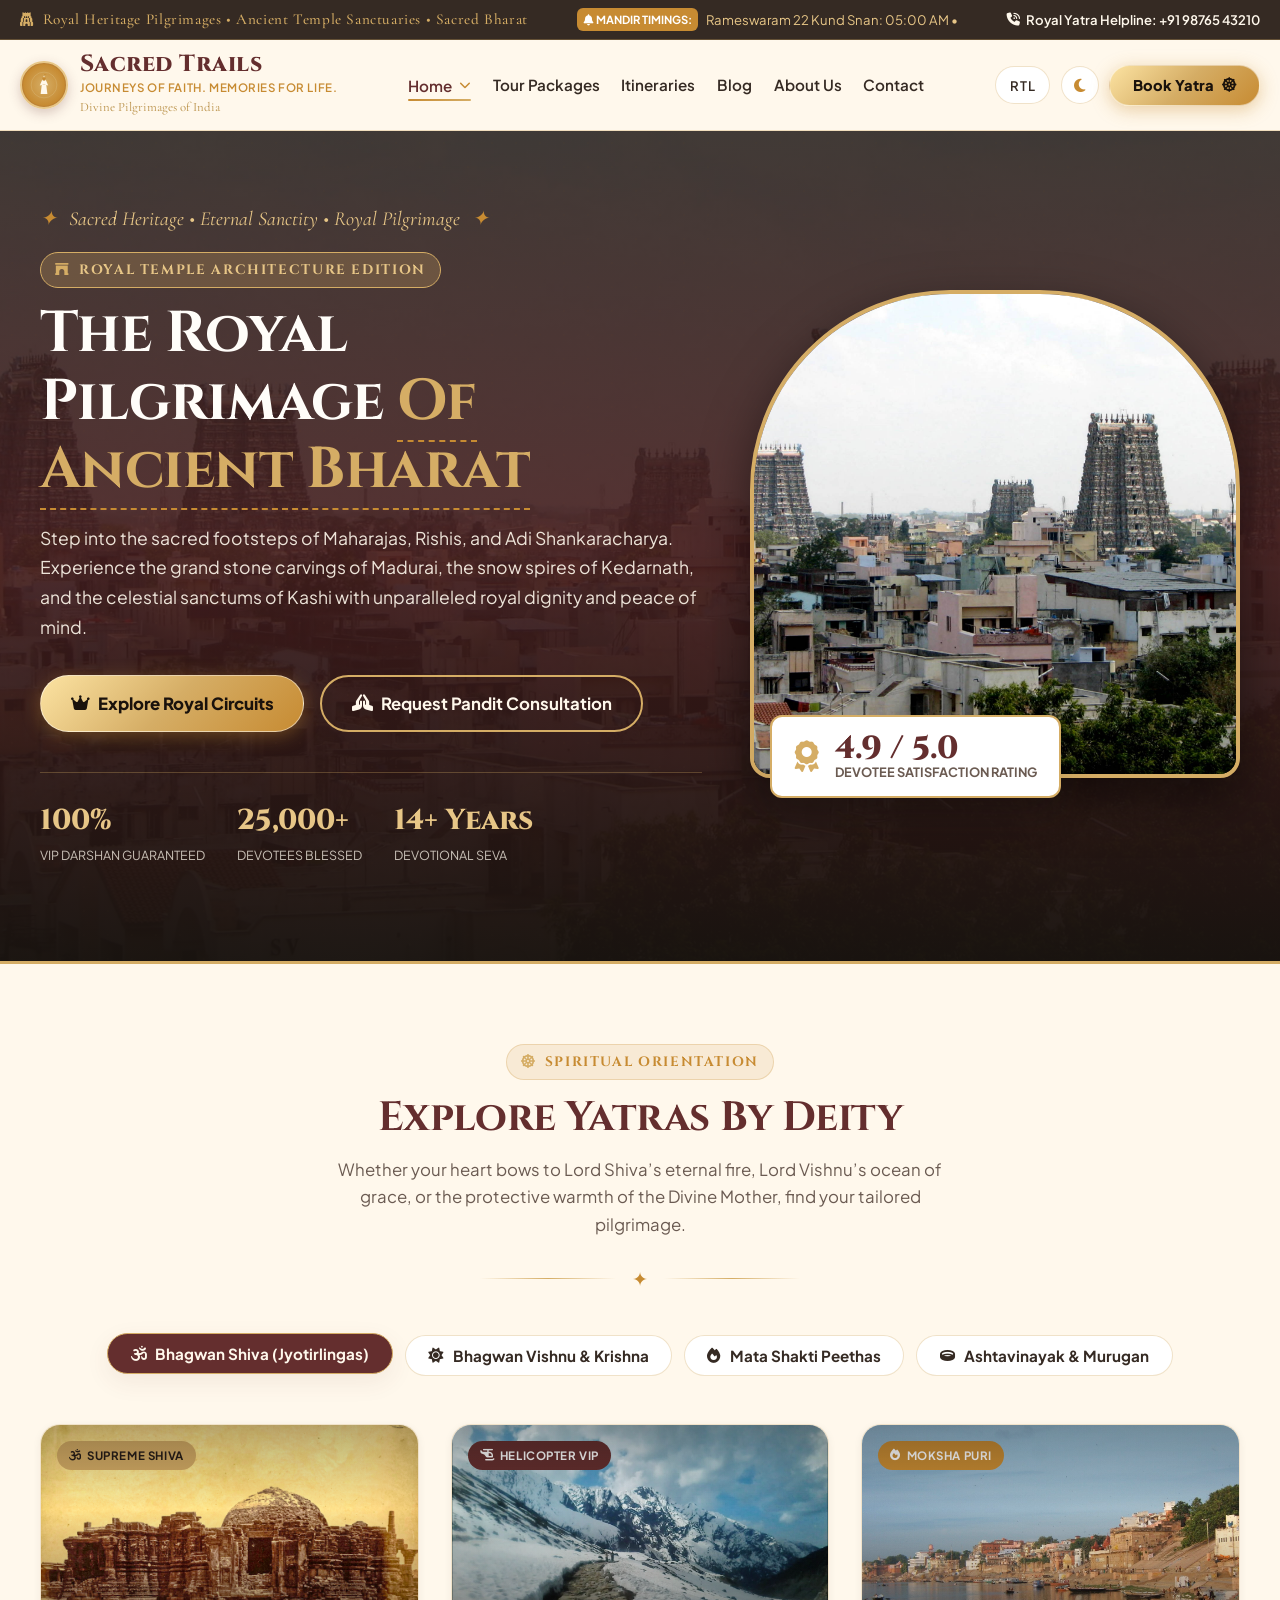
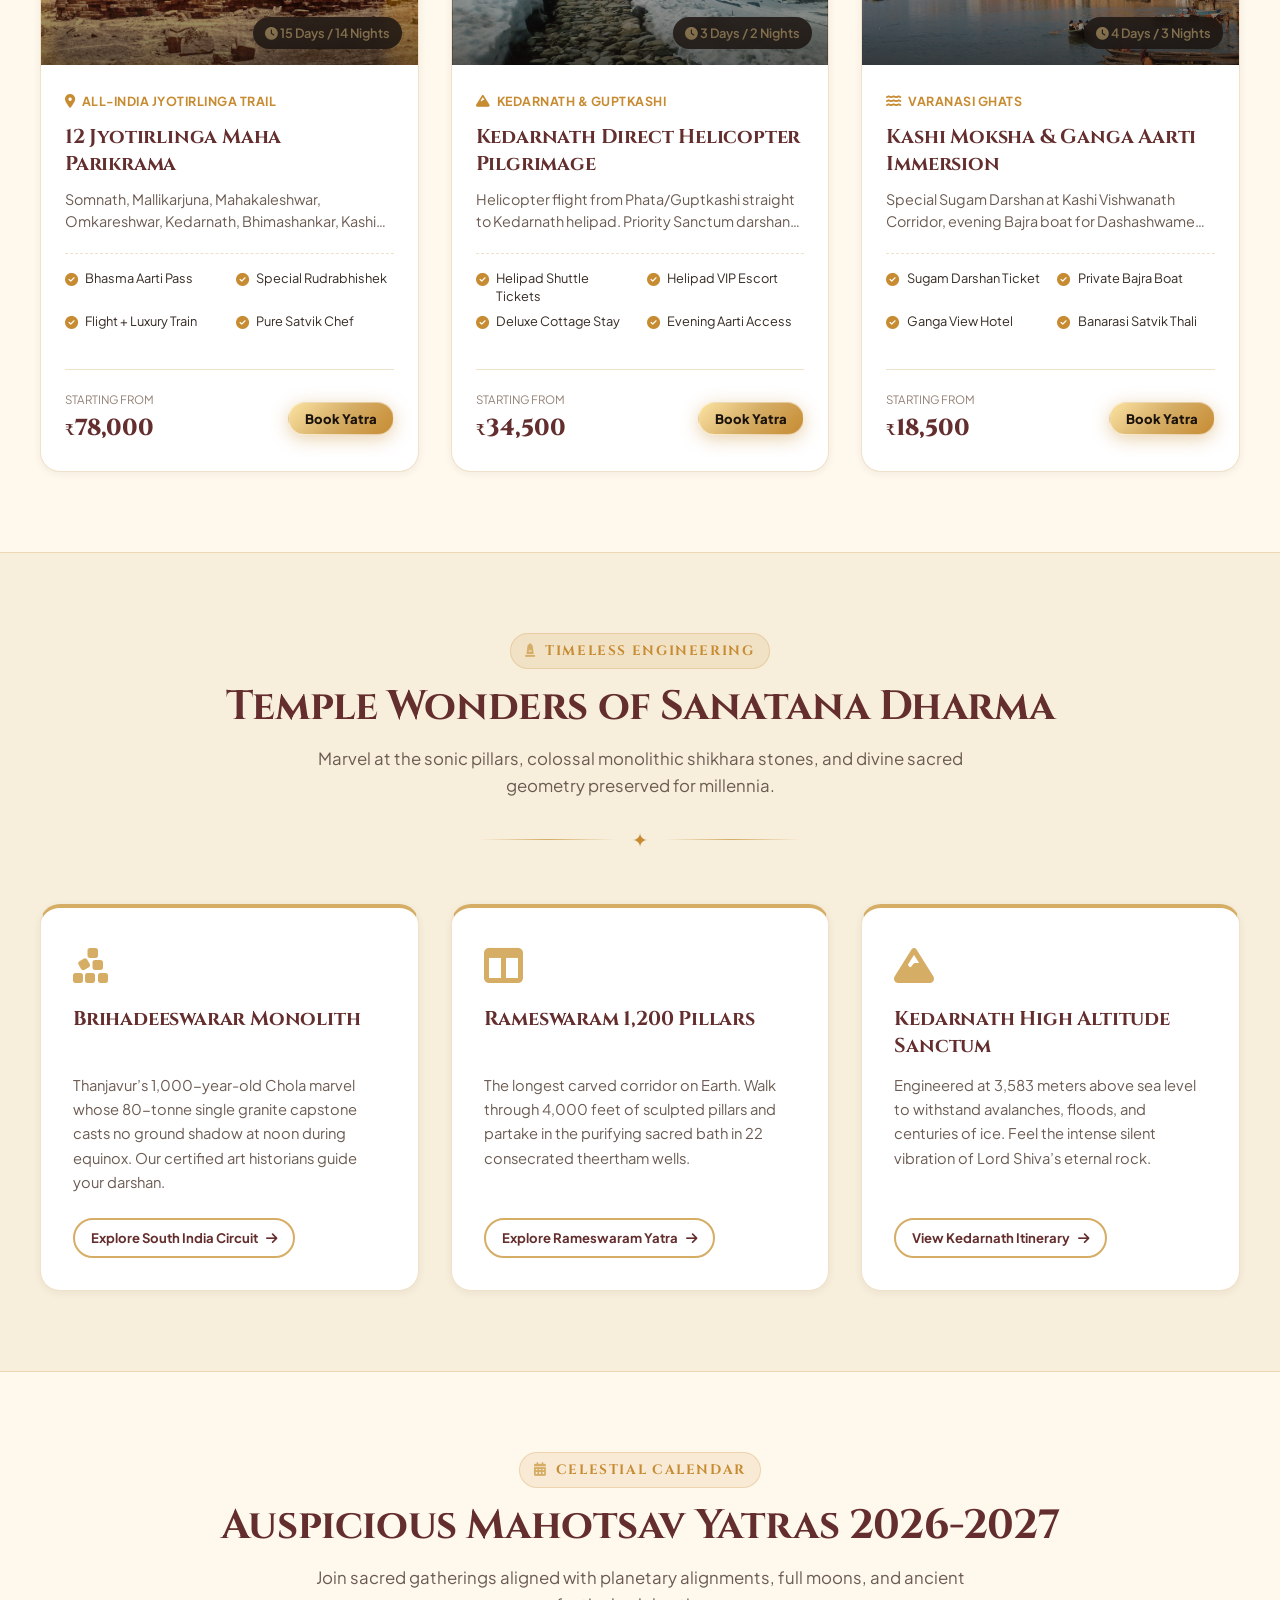
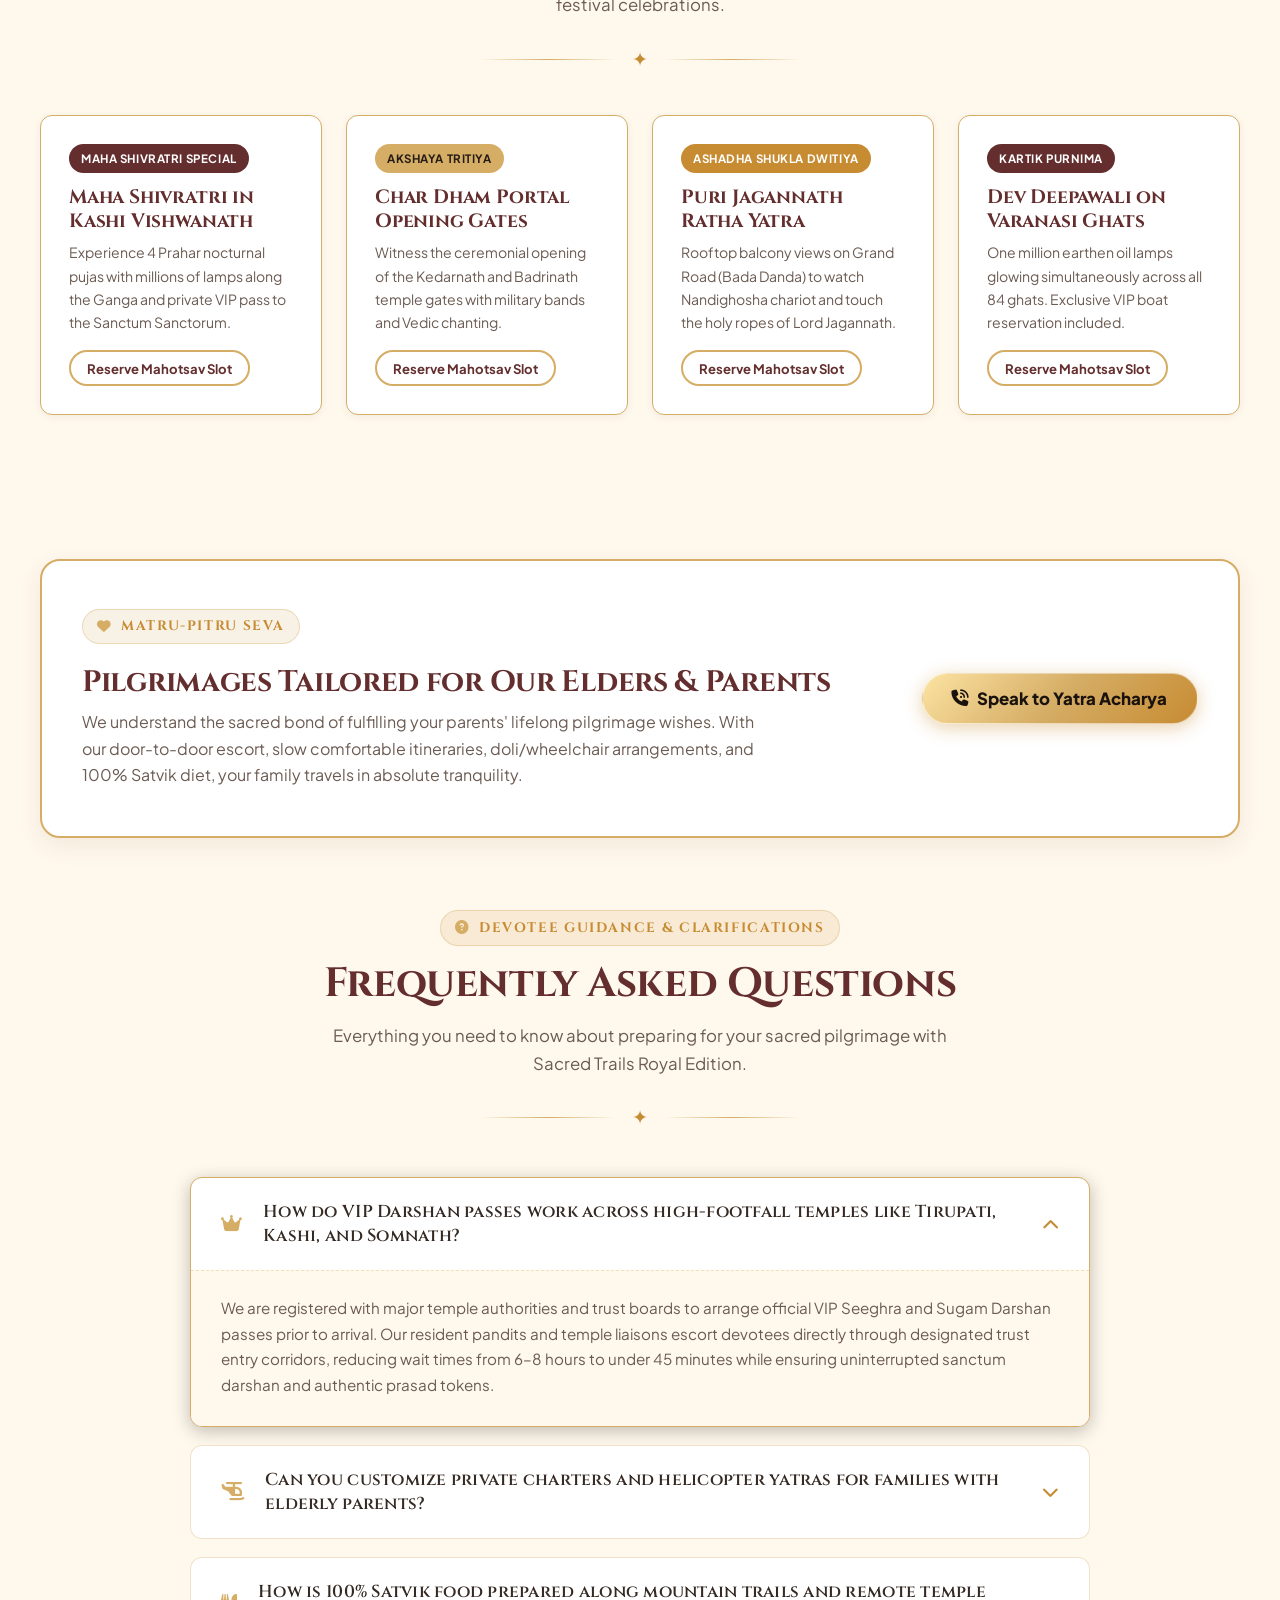
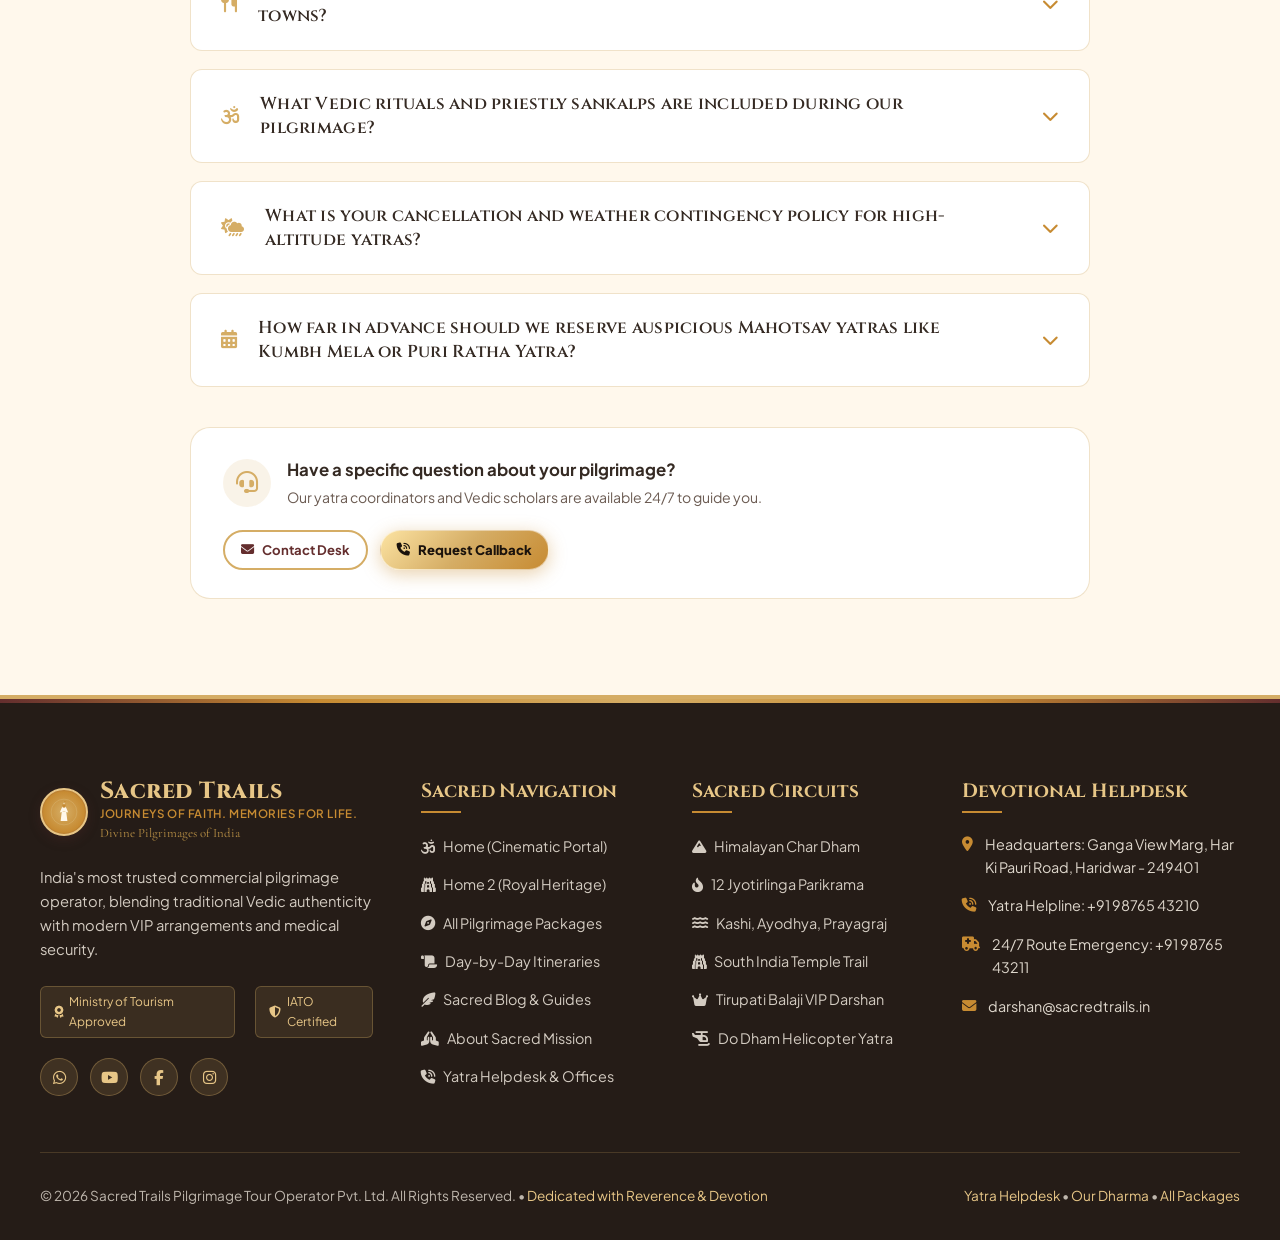
<file: home-2.html>
<!DOCTYPE html>

<html lang="en" dir="ltr" data-theme="light">

<head>

  <meta charset="UTF-8">

  <meta name="viewport" content="width=device-width, initial-scale=1.0">

  <title>Royal Heritage Pilgrimage | Sacred Trails - Traditional Temple Yatras & Sacred Circuits</title>

  <meta name="description" content="Discover India's magnificent temple heritage with Sacred Trails Royal Edition. Explore pilgrimages by deity - Shiva Jyotirlingas, Vishnu Dhams, Shakti Peethas with VIP Darshan.">

  

  <!-- Favicon / Emblem -->

    <link rel="icon" type="image/svg+xml" href="images/favicon.svg">
  <link rel="icon" type="image/png" sizes="32x32" href="images/favicon-32x32.png">
  <link rel="icon" type="image/png" sizes="192x192" href="images/favicon-192x192.png">
  <link rel="apple-touch-icon" href="images/favicon-192x192.png">



  <!-- Google Fonts & Font Awesome Icons -->

  <link rel="preconnect" href="https://fonts.googleapis.com">

  <link rel="preconnect" href="https://fonts.gstatic.com" crossorigin>

  <link rel="stylesheet" href="https://cdnjs.cloudflare.com/ajax/libs/font-awesome/6.5.1/css/all.min.css">

  

  <!-- Core Stylesheet -->

  <link rel="stylesheet" href="css/style.css">

</head>

<body>



  <!-- Top Auspicious Status Bar -->

  <aside class="top-auspicious-bar" aria-label="Auspicious Status and Announcements">

    <div class="container-wide inner">

      <div class="auspicious-mantra">

        <i class="fas fa-gopuram"></i>

        <span class="mantra-text">Royal Heritage Pilgrimages &bull; Ancient Temple Sanctuaries &bull; Sacred Bharat</span>

      </div>



      <div class="aarti-ticker-wrapper">

        <span class="aarti-ticker-label"><i class="fas fa-bell"></i> Mandir Timings:</span>

        <div class="aarti-ticker-content">

          <span>Rameswaram 22 Kund Snan: 05:00 AM</span> &bull; 

          <span>Somnath Sandhya Aarti: 07:00 PM</span> &bull; 

          <span>Ayodhya Ram Lalla Shringar: 06:30 AM</span> &bull; 

          <span>Mahakaleshwar Bhasma Aarti: 04:00 AM</span> &bull; 

          <span>Jagannath Puri Sandhya Dhupa: 08:00 PM</span>

        </div>

      </div>



      <div class="top-bar-right">

        <a href="tel:+919876543210" class="top-bar-contact">

          <i class="fas fa-phone-volume"></i> Royal Yatra Helpline: +91 98765 43210

        </a>

      </div>

    </div>

  </aside>



  <!-- Sticky Main Navigation -->

  <header class="header-sticky">

    <div class="container-wide">

      <nav class="navbar" aria-label="Main Navigation">

        <!-- Brand Logo -->

        <a href="index.html" class="brand-logo" title="Sacred Trails - Home">
          <div class="brand-emblem" aria-hidden="true">
            <svg viewBox="0 0 100 100">
              <!-- Temple Spire, Sacred Sun & Kalasha Dhwaja Emblem -->
              <circle cx="50" cy="50" r="46" fill="none" stroke="#D5AD65" stroke-width="2.5"/>
              <path d="M50 16 L65 52 L50 48 L35 52 Z" fill="#FFF8EC"/>
              <path d="M42 50 L58 50 L62 82 L38 82 Z" fill="#FFF8EC"/>
              <circle cx="50" cy="28" r="7" fill="#C78B32"/>
              <line x1="50" y1="12" x2="50" y2="16" stroke="#D5AD65" stroke-width="2"/>
              <path d="M50 12 Q56 9 58 12 Q54 14 50 14" fill="#C78B32"/>
            </svg>
          </div>
          <div class="brand-text">
            <span class="brand-name">Sacred Trails</span>
            <span class="brand-tagline">Journeys of Faith. Memories for Life.</span>
            <span class="brand-sanskrit">Divine Pilgrimages of India</span>
          </div>
        </a>



        <!-- Desktop Navigation Links -->

        <ul class="nav-menu">

          <!-- Single Home Button with Dropdown displaying both Home options -->

          <li class="nav-dropdown-item">

            <button type="button" class="nav-link nav-dropdown-toggle active" aria-expanded="false" id="homeDropdownBtn" aria-haspopup="true">

              <span>Home</span>

              <i class="fas fa-chevron-down dropdown-arrow"></i>

            </button>

            <div class="nav-dropdown-menu" id="homeDropdownMenu" role="menu" aria-labelledby="homeDropdownBtn">

              <a href="index.html" class="dropdown-link" role="menuitem">

                <div class="dropdown-icon"><i class="fas fa-mountain"></i></div>

                <div class="dropdown-text">

                  <span class="dropdown-title">Home 1 - Cinematic Portal</span>

                  <span class="dropdown-desc">Grand Himalayan & Char Dham Yatra Experience</span>

                </div>

              </a>

              <a href="home-2.html" class="dropdown-link active" role="menuitem">

                <div class="dropdown-icon"><i class="fas fa-gopuram"></i></div>

                <div class="dropdown-text">

                  <span class="dropdown-title">Home 2 - Royal Heritage</span>

                  <span class="dropdown-desc">Ancient Architecture & Deity-wise Sacred Circuits</span>

                </div>

              </a>

            </div>

          </li>

          <li><a href="tour-packages.html" class="nav-link">Tour Packages</a></li>

          <li><a href="itineraries.html" class="nav-link">Itineraries</a></li>
          <li><a href="blog.html" class="nav-link">Blog</a></li>

          <li><a href="about.html" class="nav-link">About Us</a></li>

          <li><a href="contact.html" class="nav-link">Contact</a></li>

        </ul>



        <!-- Navigation Controls: RTL, Theme, CTA -->

        <div class="nav-actions">

          <button type="button" class="nav-btn rtl-toggle-btn" title="Toggle RTL / LTR layout" aria-label="Toggle RTL layout">

            <span class="rtl-name">RTL</span>

          </button>



          <button type="button" class="nav-btn theme-toggle-btn" title="Toggle Light / Dark Theme" aria-label="Toggle Theme">

            <i class="fas fa-moon"></i>

          </button>



          <button type="button" class="btn btn-gold nav-cta" data-open-modal="bookingModal">

            <span>Book Yatra</span>

            <i class="fas fa-dharmachakra"></i>

          </button>



          <button type="button" class="hamburger-btn" aria-label="Open Mobile Menu">

            <i class="fas fa-bars"></i>

          </button>

        </div>

      </nav>

    </div>

  </header>



  <!-- Mobile Drawer Backdrop & Menu -->

  <div class="mobile-nav-backdrop"></div>

  <aside class="mobile-nav-drawer" aria-label="Mobile Navigation Menu">

    <div class="mobile-drawer-header">

      <a href="index.html" class="brand-logo" title="Sacred Trails - Home">
        <div class="brand-emblem" aria-hidden="true">
          <svg viewBox="0 0 100 100">
            <circle cx="50" cy="50" r="46" fill="none" stroke="#D5AD65" stroke-width="2.5"/>
            <path d="M50 16 L65 52 L50 48 L35 52 Z" fill="#FFF8EC"/>
            <path d="M42 50 L58 50 L62 82 L38 82 Z" fill="#FFF8EC"/>
            <circle cx="50" cy="28" r="7" fill="#C78B32"/>
            <line x1="50" y1="12" x2="50" y2="16" stroke="#D5AD65" stroke-width="2"/>
            <path d="M50 12 Q56 9 58 12 Q54 14 50 14" fill="#C78B32"/>
          </svg>
        </div>
        <div class="brand-text">
          <span class="brand-name">Sacred Trails</span>
          <span class="brand-tagline">Journeys of Faith. Memories for Life.</span>
          <span class="brand-sanskrit">Divine Pilgrimages of India</span>
        </div>
      </a>

      <button type="button" class="mobile-drawer-close" aria-label="Close Mobile Menu">

        <i class="fas fa-times"></i>

      </button>

    </div>



    <nav class="mobile-nav-links">

      <!-- Single Mobile Home Button expanding to both Home options -->

      <div class="mobile-dropdown-wrap">

        <button type="button" class="mobile-dropdown-btn active" aria-expanded="false">

          <span>Home</span>

          <i class="fas fa-chevron-down dropdown-arrow"></i>

        </button>

        <div class="mobile-dropdown-sub">

          <a href="index.html" class="mobile-sub-link">

            <i class="fas fa-mountain" style="color:var(--color-saffron);"></i>

            <span>Home 1 (Cinematic Portal)</span>

          </a>

          <a href="home-2.html" class="mobile-sub-link active">

            <i class="fas fa-gopuram" style="color:var(--color-gold);"></i>

            <span>Home 2 (Royal Heritage)</span>

          </a>

        </div>

      </div>

      <a href="tour-packages.html" class="mobile-nav-link"><span>Tour Packages</span> <i class="fas fa-chevron-right"></i></a>

      <a href="itineraries.html" class="mobile-nav-link"><span>Sacred Itineraries</span> <i class="fas fa-chevron-right"></i></a>
      <a href="blog.html" class="mobile-nav-link"><span>Blog &amp; Yatra Guides</span> <i class="fas fa-chevron-right"></i></a>

      <a href="about.html" class="mobile-nav-link"><span>About Us</span> <i class="fas fa-chevron-right"></i></a>

      <a href="contact.html" class="mobile-nav-link"><span>Contact & Helpdesk</span> <i class="fas fa-chevron-right"></i></a>

    </nav>



    <div class="mobile-drawer-controls">

      <button type="button" class="nav-btn rtl-toggle-btn" style="width:100%; justify-content:center;">

        <span class="rtl-name">RTL</span>

      </button>

      <button type="button" class="nav-btn theme-toggle-btn" style="width:100%; justify-content:center;">

        <i class="fas fa-moon"></i>

      </button>

      <button type="button" class="btn btn-gold" data-open-modal="bookingModal" style="width:100%;">

        <span>Book Yatra Now</span> <i class="fas fa-dharmachakra"></i>

      </button>

    </div>

  </aside>



  <!-- HERO 2: ROYAL HERITAGE & SACRED SPLENDOR (DISTINCT ARCHITECTURAL HERO) -->

  <section class="hero-heritage">

    <div class="hero-bg-layer">

      <img src="images/hero-2.jpg" alt="Royal Heritage Sacred Temple Architecture" class="hero-bg-img"

           onerror="this.src='images/destinations/madurai.jpg'">

    </div>

    <div class="hero-overlay-gradient"></div>

    <div class="container">

      <div class="heritage-grid">

        <div class="heritage-info">

          <div class="heritage-shloka">

            Sacred Heritage &bull; Eternal Sanctity &bull; Royal Pilgrimage

          </div>

          <span class="section-tag" style="background: rgba(213,173,101,0.25); border-color:var(--color-gold); color:var(--color-gold-light);">

            <i class="fas fa-archway"></i> Royal Temple Architecture Edition

          </span>

          <h1 class="heritage-title">

            The Royal Pilgrimage <span>Of Ancient Bharat</span>

          </h1>

          <p class="heritage-text">

            Step into the sacred footsteps of Maharajas, Rishis, and Adi Shankaracharya. Experience the grand stone carvings of Madurai, the snow spires of Kedarnath, and the celestial sanctums of Kashi with unparalleled royal dignity and peace of mind.

          </p>



          <div style="display:flex; gap:1rem; flex-wrap:wrap; margin-bottom:2.5rem;">

            <a href="tour-packages.html" class="btn btn-gold btn-lg">

              <i class="fas fa-crown"></i> Explore Royal Circuits

            </a>

            <button type="button" class="btn btn-outline btn-lg" 
                    data-open-modal="bookingModal" 
                    data-package="Vedic Pandit Consultation &amp; Puja Guidance"
                    data-modal-tag="&lt;i class='fas fa-hands-praying'&gt;&lt;/i&gt; Dedicated Pandit Consultation"
                    data-modal-title="Request Vedic Pandit Consultation"
                    data-modal-desc="Speak directly with our Senior Kashi &amp; South Indian Vedic Pandits to plan auspicious muhurtas, customized puja sankalps, and Agama temple rituals."
                    data-btn-text="Submit Pandit Consultation Request"
                    data-check-puja="true"
                    style="color:#FFF8EC; border-color:#D5AD65;">
              <i class="fas fa-hands-praying"></i> Request Pandit Consultation
            </button>

          </div>



          <div style="display:flex; gap:2rem; flex-wrap:wrap; border-top: 1px solid rgba(213, 173, 101, 0.3); padding-top: 1.5rem;">

            <div>

              <div style="font-family:var(--font-heading); font-size:1.8rem; font-weight:800; color:var(--color-gold-light);">100%</div>

              <div style="font-size:0.78rem; text-transform:uppercase; color:rgba(255,248,236,0.75);">VIP Darshan Guaranteed</div>

            </div>

            <div>

              <div style="font-family:var(--font-heading); font-size:1.8rem; font-weight:800; color:var(--color-gold-light);">25,000+</div>

              <div style="font-size:0.78rem; text-transform:uppercase; color:rgba(255,248,236,0.75);">Devotees Blessed</div>

            </div>

            <div>

              <div style="font-family:var(--font-heading); font-size:1.8rem; font-weight:800; color:var(--color-gold-light);">14+ Years</div>

              <div style="font-size:0.78rem; text-transform:uppercase; color:rgba(255,248,236,0.75);">Devotional Seva</div>

            </div>

          </div>

        </div>



        <!-- Right Side: Temple Arch Framing -->

        <div class="heritage-visual-card">

          <div class="arch-frame">

            <img src="images/hero-2.jpg" alt="Dravidian Gopuram Royal Architecture"

                 onerror="this.src='images/destinations/madurai.jpg'">

          </div>



          <div class="heritage-stat-badge">

            <i class="fas fa-award" style="font-size: 2rem; color:var(--color-gold);"></i>

            <div>

              <div class="stat-number">4.9 / 5.0</div>

              <div class="stat-label">Devotee Satisfaction Rating</div>

            </div>

          </div>

        </div>

      </div>

    </div>

  </section>



  <!-- PILGRIMAGE BY DEITY (INTERACTIVE ISHTA DEVATA TABS) -->

  <section class="packages-section">

    <div class="container">

      <div class="text-center">

        <span class="section-tag"><i class="fas fa-dharmachakra"></i> Spiritual Orientation</span>

        <h2 class="section-title">Explore Yatras By Deity</h2>

        <p class="section-subtitle">

          Whether your heart bows to Lord Shiva’s eternal fire, Lord Vishnu’s ocean of grace, or the protective warmth of the Divine Mother, find your tailored pilgrimage.

        </p>

        <div class="devotional-divider"><span class="symbol">✦</span></div>

      </div>



      <!-- Deity Filter Tabs -->

      <div class="deity-tabs-wrapper">

        <button type="button" class="deity-tab-btn active" data-deity="shiva">

          <i class="fas fa-om"></i> Bhagwan Shiva (Jyotirlingas)

        </button>

        <button type="button" class="deity-tab-btn" data-deity="vishnu">

          <i class="fas fa-sun"></i> Bhagwan Vishnu & Krishna

        </button>

        <button type="button" class="deity-tab-btn" data-deity="shakti">

          <i class="fas fa-fire"></i> Mata Shakti Peethas

        </button>

        <button type="button" class="deity-tab-btn" data-deity="ganesha">

          <i class="fas fa-ring"></i> Ashtavinayak & Murugan

        </button>

      </div>



      <!-- TAB PANEL 1: SHIVA YATRAS -->

      <div class="deity-content-panel active" id="deity-shiva">

        <div class="packages-grid">

          <!-- Shiva Card 1: 12 Jyotirlinga -->

          <article class="package-card">

            <div class="package-media video-hover-enabled">

              <a href="tour-packages.html?theme=jyotirlinga" class="package-media-link" title="View 12 Jyotirlinga Yatra Details">

                <img src="images/packages/jyotirlinga.jpg" alt="12 Jyotirlinga Yatra" class="package-img"

                     onerror="this.src='images/destinations/varanasi.jpg'">

                <video class="package-hover-video" muted loop playsinline preload="metadata">

                  <source src="videos/maha-jyotirlinga.webm" type="video/webm">

                </video>

              </a>

              <div class="package-badge-wrap">

                <span class="badge badge-gold"><i class="fas fa-om"></i> Supreme Shiva</span>

              </div>

              <div class="video-preview-pill" role="button" tabindex="0" title="Devotional Video Preview">

                <span class="preview-pulse-dot"></span>

                <span class="preview-text"></span>

                <i class="fas fa-video preview-icon"></i>

              </div>

              <button type="button" class="video-sound-toggle" aria-label="Toggle video sound" title="Sound Muted (Click to Unmute)">

                <i class="fas fa-volume-mute"></i>

              </button>

              <div class="video-progress-track">

                <div class="video-progress-bar"></div>

              </div>

              <span class="package-duration-pill"><i class="fas fa-clock"></i> 15 Days / 14 Nights</span>

            </div>

            <div class="package-body">

              <span class="package-destination"><i class="fas fa-map-marker-alt"></i> All-India Jyotirlinga Trail</span>

              <h3 class="package-title"><a href="tour-packages.html?theme=jyotirlinga">12 Jyotirlinga Maha Parikrama</a></h3>

              <p class="package-desc">

                Somnath, Mallikarjuna, Mahakaleshwar, Omkareshwar, Kedarnath, Bhimashankar, Kashi Vishwanath, Trimbakeshwar, Vaidyanath, Nageshwar, Rameswaram & Grishneshwar.

              </p>

              <div class="package-features">

                <span class="feature-item"><i class="fas fa-check-circle"></i> Bhasma Aarti Pass</span>

                <span class="feature-item"><i class="fas fa-check-circle"></i> Special Rudrabhishek</span>

                <span class="feature-item"><i class="fas fa-check-circle"></i> Flight + Luxury Train</span>

                <span class="feature-item"><i class="fas fa-check-circle"></i> Pure Satvik Chef</span>

              </div>

              <div class="package-footer">

                <div class="price-box">

                  <span class="price-label">Starting From</span>

                  <span class="price-val">₹78,000</span>

                </div>

                <button type="button" class="btn btn-gold btn-sm" data-open-modal="bookingModal" data-package="12 Jyotirlinga Maha Parikrama">Book Yatra</button>

              </div>

            </div>

          </article>



          <!-- Shiva Card 2: Kedarnath by Helicopter -->

          <article class="package-card">

            <div class="package-media video-hover-enabled">

              <a href="itineraries.html#circuit-dndham" class="package-media-link" title="View Kedarnath Helicopter Itinerary">

                <img src="images/packages/helicopter-yatra.jpg" alt="Kedarnath Helicopter" class="package-img"

                     onerror="this.src='images/destinations/kedarnath.jpg'">

                <video class="package-hover-video" muted loop playsinline preload="metadata">

                  <source src="videos/kedarnath-heli.webm" type="video/webm">

                </video>

              </a>

              <div class="package-badge-wrap">

                <span class="badge badge-maroon"><i class="fas fa-helicopter"></i> Helicopter VIP</span>

              </div>

              <div class="video-preview-pill" role="button" tabindex="0" title="Devotional Video Preview">

                <span class="preview-pulse-dot"></span>

                <span class="preview-text"></span>

                <i class="fas fa-video preview-icon"></i>

              </div>

              <button type="button" class="video-sound-toggle" aria-label="Toggle video sound" title="Sound Muted (Click to Unmute)">

                <i class="fas fa-volume-mute"></i>

              </button>

              <div class="video-progress-track">

                <div class="video-progress-bar"></div>

              </div>

              <span class="package-duration-pill"><i class="fas fa-clock"></i> 3 Days / 2 Nights</span>

            </div>

            <div class="package-body">

              <span class="package-destination"><i class="fas fa-mountain"></i> Kedarnath & Guptkashi</span>

              <h3 class="package-title"><a href="itineraries.html#circuit-dndham">Kedarnath Direct Helicopter Pilgrimage</a></h3>

              <p class="package-desc">

                Helicopter flight from Phata/Guptkashi straight to Kedarnath helipad. Priority Sanctum darshan without the 18 km steep trek.

              </p>

              <div class="package-features">

                <span class="feature-item"><i class="fas fa-check-circle"></i> Helipad Shuttle Tickets</span>

                <span class="feature-item"><i class="fas fa-check-circle"></i> Helipad VIP Escort</span>

                <span class="feature-item"><i class="fas fa-check-circle"></i> Deluxe Cottage Stay</span>

                <span class="feature-item"><i class="fas fa-check-circle"></i> Evening Aarti Access</span>

              </div>

              <div class="package-footer">

                <div class="price-box">

                  <span class="price-label">Starting From</span>

                  <span class="price-val">₹34,500</span>

                </div>

                <button type="button" class="btn btn-gold btn-sm" data-open-modal="bookingModal" data-package="Kedarnath Direct Helicopter Pilgrimage">Book Yatra</button>

              </div>

            </div>

          </article>



          <!-- Shiva Card 3: Kashi Vishwanath -->

          <article class="package-card">

            <div class="package-media video-hover-enabled">

              <a href="itineraries.html#circuit-kashi" class="package-media-link" title="View Kashi Moksha Itinerary">

                <img src="images/destinations/varanasi.jpg" alt="Kashi Vishwanath" class="package-img"

                     onerror="this.src='images/gallery/ganga-aarti.jpg'">

                <video class="package-hover-video" muted loop playsinline preload="metadata">

                  <source src="videos/kashi.webm" type="video/webm">

                </video>

              </a>

              <div class="package-badge-wrap">

                <span class="badge badge-saffron"><i class="fas fa-fire"></i> Moksha Puri</span>

              </div>

              <div class="video-preview-pill" role="button" tabindex="0" title="Devotional Video Preview">

                <span class="preview-pulse-dot"></span>

                <span class="preview-text"></span>

                <i class="fas fa-video preview-icon"></i>

              </div>

              <button type="button" class="video-sound-toggle" aria-label="Toggle video sound" title="Sound Muted (Click to Unmute)">

                <i class="fas fa-volume-mute"></i>

              </button>

              <div class="video-progress-track">

                <div class="video-progress-bar"></div>

              </div>

              <span class="package-duration-pill"><i class="fas fa-clock"></i> 4 Days / 3 Nights</span>

            </div>

            <div class="package-body">

              <span class="package-destination"><i class="fas fa-water"></i> Varanasi Ghats</span>

              <h3 class="package-title"><a href="itineraries.html#circuit-kashi">Kashi Moksha & Ganga Aarti Immersion</a></h3>

              <p class="package-desc">

                Special Sugam Darshan at Kashi Vishwanath Corridor, evening Bajra boat for Dashashwamedh Aarti, Sankat Mochan & Sarnath spiritual tour.

              </p>

              <div class="package-features">

                <span class="feature-item"><i class="fas fa-check-circle"></i> Sugam Darshan Ticket</span>

                <span class="feature-item"><i class="fas fa-check-circle"></i> Private Bajra Boat</span>

                <span class="feature-item"><i class="fas fa-check-circle"></i> Ganga View Hotel</span>

                <span class="feature-item"><i class="fas fa-check-circle"></i> Banarasi Satvik Thali</span>

              </div>

              <div class="package-footer">

                <div class="price-box">

                  <span class="price-label">Starting From</span>

                  <span class="price-val">₹18,500</span>

                </div>

                <button type="button" class="btn btn-gold btn-sm" data-open-modal="bookingModal" data-package="Kashi Moksha & Ganga Aarti Immersion">Book Yatra</button>

              </div>

            </div>

          </article>

        </div>

      </div>



      <!-- TAB PANEL 2: VISHNU & KRISHNA YATRAS -->

      <div class="deity-content-panel" id="deity-vishnu">

        <div class="packages-grid">

          <!-- Tirupati Balaji Special -->

          <article class="package-card">

            <div class="package-media video-hover-enabled">

              <a href="itineraries.html#circuit-tirupati" class="package-media-link" title="View Tirupati Balaji Itinerary">

                <img src="images/packages/tirupati-special.jpg" alt="Tirupati Balaji Temple" class="package-img"

                     onerror="this.src='images/destinations/tirupati.jpg'">

                <video class="package-hover-video" muted loop playsinline preload="metadata">

                  <source src="videos/tirupati.webm" type="video/webm">

                </video>

              </a>

              <div class="package-badge-wrap">

                <span class="badge badge-gold"><i class="fas fa-crown"></i> Kali Yuga Vaikuntha</span>

              </div>

              <div class="video-preview-pill" role="button" tabindex="0" title="Devotional Video Preview">

                <span class="preview-pulse-dot"></span>

                <span class="preview-text"></span>

                <i class="fas fa-video preview-icon"></i>

              </div>

              <button type="button" class="video-sound-toggle" aria-label="Toggle video sound" title="Sound Muted (Click to Unmute)">

                <i class="fas fa-volume-mute"></i>

              </button>

              <div class="video-progress-track">

                <div class="video-progress-bar"></div>

              </div>

              <span class="package-duration-pill"><i class="fas fa-clock"></i> 3 Days / 2 Nights</span>

            </div>

            <div class="package-body">

              <span class="package-destination"><i class="fas fa-mountain"></i> Tirumala, Andhra Pradesh</span>

              <h3 class="package-title"><a href="itineraries.html#circuit-tirupati">Tirupati Balaji VIP Seeghra Darshan</a></h3>

              <p class="package-desc">

                Special ₹300 VIP Darshan ticket arrangements, Sri Venkateswara laddu prasadams, Padmavathi Ammavari Temple, and luxury stay at Fortune Kences.

              </p>

              <div class="package-features">

                <span class="feature-item"><i class="fas fa-check-circle"></i> VIP Seeghra Pass</span>

                <span class="feature-item"><i class="fas fa-check-circle"></i> Tonsure / Hair Seva Guide</span>

                <span class="feature-item"><i class="fas fa-check-circle"></i> Laddu Prasadam Box</span>

                <span class="feature-item"><i class="fas fa-check-circle"></i> AC Chauffeur Car</span>

              </div>

              <div class="package-footer">

                <div class="price-box">

                  <span class="price-label">Starting From</span>

                  <span class="price-val">₹15,800</span>

                </div>

                <button type="button" class="btn btn-gold btn-sm" data-open-modal="bookingModal" data-package="Tirupati Balaji VIP Seeghra Darshan">Book Yatra</button>

              </div>

            </div>

          </article>



          <!-- Ayodhya Ram Janmabhoomi -->

          <article class="package-card">

            <div class="package-media video-hover-enabled">

              <a href="itineraries.html#circuit-kashi" class="package-media-link" title="View Ayodhya Ram Mandir Itinerary">

                <img src="images/destinations/ayodhya.jpg" alt="Ayodhya Ram Mandir" class="package-img"

                     onerror="this.src='images/packages/kashi-ayodhya.jpg'">

                <video class="package-hover-video" muted loop playsinline preload="metadata">

                  <source src="videos/ayodhya.webm" type="video/webm">

                </video>

              </a>

              <div class="package-badge-wrap">

                <span class="badge badge-maroon"><i class="fas fa-sun"></i> Ram Lalla Darshan</span>

              </div>

              <div class="video-preview-pill" role="button" tabindex="0" title="Devotional Video Preview">

                <span class="preview-pulse-dot"></span>

                <span class="preview-text"></span>

                <i class="fas fa-video preview-icon"></i>

              </div>

              <button type="button" class="video-sound-toggle" aria-label="Toggle video sound" title="Sound Muted (Click to Unmute)">

                <i class="fas fa-volume-mute"></i>

              </button>

              <div class="video-progress-track">

                <div class="video-progress-bar"></div>

              </div>

              <span class="package-duration-pill"><i class="fas fa-clock"></i> 4 Days / 3 Nights</span>

            </div>

            <div class="package-body">

              <span class="package-destination"><i class="fas fa-water"></i> Ayodhya & Naimisharanya</span>

              <h3 class="package-title"><a href="itineraries.html#circuit-kashi">Ayodhya Ram Mandir & Saryu Aarti</a></h3>

              <p class="package-desc">

                Grand darshan at Ram Janmabhoomi, Hanuman Garhi, Kanak Bhavan, Saryu Maha Aarti, and holy sacred snan at Ram Ki Paidi.

              </p>

              <div class="package-features">

                <span class="feature-item"><i class="fas fa-check-circle"></i> Ram Mandir VIP Pass</span>

                <span class="feature-item"><i class="fas fa-check-circle"></i> Saryu Aarti Boat</span>

                <span class="feature-item"><i class="fas fa-check-circle"></i> Heritage Haveli Stay</span>

                <span class="feature-item"><i class="fas fa-check-circle"></i> Ramayan Scholar Guide</span>

              </div>

              <div class="package-footer">

                <div class="price-box">

                  <span class="price-label">Starting From</span>

                  <span class="price-val">₹19,200</span>

                </div>

                <button type="button" class="btn btn-gold btn-sm" data-open-modal="bookingModal" data-package="Ayodhya Ram Mandir & Saryu Aarti">Book Yatra</button>

              </div>

            </div>

          </article>



          <!-- Jagannath Puri -->

          <article class="package-card">

            <div class="package-media video-hover-enabled">

              <a href="tour-packages.html?destination=puri" class="package-media-link" title="View Jagannath Puri Packages">

                <img src="images/packages/puri.jpg" alt="Jagannath Puri" class="package-img"

                     onerror="this.src='images/destinations/varanasi.jpg'">

                <video class="package-hover-video" muted loop playsinline preload="metadata">

                  <source src="videos/puri.webm" type="video/webm">

                </video>

              </a>

              <div class="package-badge-wrap">

                <span class="badge badge-saffron"><i class="fas fa-water"></i> Bay of Bengal Dham</span>

              </div>

              <div class="video-preview-pill" role="button" tabindex="0" title="Devotional Video Preview">

                <span class="preview-pulse-dot"></span>

                <span class="preview-text"></span>

                <i class="fas fa-video preview-icon"></i>

              </div>

              <button type="button" class="video-sound-toggle" aria-label="Toggle video sound" title="Sound Muted (Click to Unmute)">

                <i class="fas fa-volume-mute"></i>

              </button>

              <div class="video-progress-track">

                <div class="video-progress-bar"></div>

              </div>

              <span class="package-duration-pill"><i class="fas fa-clock"></i> 5 Days / 4 Nights</span>

            </div>

            <div class="package-body">

              <span class="package-destination"><i class="fas fa-sun"></i> Puri & Konark, Odisha</span>

              <h3 class="package-title"><a href="tour-packages.html?destination=puri">Jagannath Puri & Konark Sun Temple</a></h3>

              <p class="package-desc">

                Holy darshan of Lord Jagannath, Balabhadra and Subhadra, 56 Mahaprasad dining experience, Konark Sun Temple architecture, and Chilika lake.

              </p>

              <div class="package-features">

                <span class="feature-item"><i class="fas fa-check-circle"></i> Chhatisa Nijog Panda Seva</span>

                <span class="feature-item"><i class="fas fa-check-circle"></i> Mahaprasad Included</span>

                <span class="feature-item"><i class="fas fa-check-circle"></i> Beachfront Deluxe Hotel</span>

                <span class="feature-item"><i class="fas fa-check-circle"></i> Konark Light & Sound</span>

              </div>

              <div class="package-footer">

                <div class="price-box">

                  <span class="price-label">Starting From</span>

                  <span class="price-val">₹26,500</span>

                </div>

                <button type="button" class="btn btn-gold btn-sm" data-open-modal="bookingModal" data-package="Jagannath Puri & Konark Sun Temple">Book Yatra</button>

              </div>

            </div>

          </article>

        </div>

      </div>



      <!-- TAB PANEL 3: SHAKTI PEETHAS -->

      <div class="deity-content-panel" id="deity-shakti">

        <div class="packages-grid">

          <!-- Madurai Meenakshi -->

          <article class="package-card">

            <div class="package-media video-hover-enabled">

              <a href="itineraries.html#circuit-south" class="package-media-link" title="View Madurai Meenakshi Itinerary">

                <img src="images/destinations/madurai.jpg" alt="Madurai Meenakshi" class="package-img"

                     onerror="this.src='images/packages/south-india.jpg'">

                <video class="package-hover-video" muted loop playsinline preload="metadata">

                  <source src="videos/meenakshi.webm" type="video/webm">

                </video>

              </a>

              <div class="package-badge-wrap">

                <span class="badge badge-gold"><i class="fas fa-crown"></i> Meenakshi Sundareswarar</span>

              </div>

              <div class="video-preview-pill" role="button" tabindex="0" title="Devotional Video Preview">

                <span class="preview-pulse-dot"></span>

                <span class="preview-text"></span>

                <i class="fas fa-video preview-icon"></i>

              </div>

              <button type="button" class="video-sound-toggle" aria-label="Toggle video sound" title="Sound Muted (Click to Unmute)">

                <i class="fas fa-volume-mute"></i>

              </button>

              <div class="video-progress-track">

                <div class="video-progress-bar"></div>

              </div>

              <span class="package-duration-pill"><i class="fas fa-clock"></i> 6 Days / 5 Nights</span>

            </div>

            <div class="package-body">

              <span class="package-destination"><i class="fas fa-gopuram"></i> Madurai & Rameswaram</span>

              <h3 class="package-title"><a href="itineraries.html#circuit-south">Madurai Meenakshi & Kanyakumari Shakti</a></h3>

              <p class="package-desc">

                Magnificent thousand-pillar hall, Golden Lotus pond darshan, Kanyakumari Bhagavathi Amman, and Padmanabhapuram Palace.

              </p>

              <div class="package-features">

                <span class="feature-item"><i class="fas fa-check-circle"></i> VIP Chariot Darshan</span>

                <span class="feature-item"><i class="fas fa-check-circle"></i> 1000 Pillar Hall Tour</span>

                <span class="feature-item"><i class="fas fa-check-circle"></i> Sunset at Triveni Sangam</span>

                <span class="feature-item"><i class="fas fa-check-circle"></i> Traditional Tamil Feasts</span>

              </div>

              <div class="package-footer">

                <div class="price-box">

                  <span class="price-label">Starting From</span>

                  <span class="price-val">₹29,800</span>

                </div>

                <button type="button" class="btn btn-gold btn-sm" data-open-modal="bookingModal" data-package="Madurai Meenakshi & Kanyakumari Shakti">Book Yatra</button>

              </div>

            </div>

          </article>



          <!-- Vaishno Devi -->

          <article class="package-card">

            <div class="package-media video-hover-enabled">

              <a href="tour-packages.html?theme=shakti" class="package-media-link" title="View Vaishno Devi Packages">

                <img src="images/packages/vaishnodevi.jpg" alt="Vaishno Devi" class="package-img"

                     onerror="this.src='images/destinations/kedarnath.jpg'">

                <video class="package-hover-video" muted loop playsinline preload="metadata">

                  <source src="videos/vaishnodevi.webm" type="video/webm">

                </video>

              </a>

              <div class="package-badge-wrap">

                <span class="badge badge-maroon"><i class="fas fa-helicopter"></i> Helicopter & Palki</span>

              </div>

              <div class="video-preview-pill" role="button" tabindex="0" title="Devotional Video Preview">

                <span class="preview-pulse-dot"></span>

                <span class="preview-text"></span>

                <i class="fas fa-video preview-icon"></i>

              </div>

              <button type="button" class="video-sound-toggle" aria-label="Toggle video sound" title="Sound Muted (Click to Unmute)">

                <i class="fas fa-volume-mute"></i>

              </button>

              <div class="video-progress-track">

                <div class="video-progress-bar"></div>

              </div>

              <span class="package-duration-pill"><i class="fas fa-clock"></i> 4 Days / 3 Nights</span>

            </div>

            <div class="package-body">

              <span class="package-destination"><i class="fas fa-mountain"></i> Katra, Jammu & Kashmir</span>

              <h3 class="package-title"><a href="tour-packages.html?theme=shakti">Mata Vaishno Devi & Shiv Khori Darshan</a></h3>

              <p class="package-desc">

                Helicopter shuttle to Sanjichhat, VIP Darshan tokens for holy Pindies, Ardhkuwari darshan, and cave shrine of Shiv Khori.

              </p>

              <div class="package-features">

                <span class="feature-item"><i class="fas fa-check-circle"></i> Helicopter Tickets Included</span>

                <span class="feature-item"><i class="fas fa-check-circle"></i> VIP Attka Aarti Slot</span>

                <span class="feature-item"><i class="fas fa-check-circle"></i> Katra 5-Star Pure Veg Stay</span>

                <span class="feature-item"><i class="fas fa-check-circle"></i> Shiv Khori Private SUV</span>

              </div>

              <div class="package-footer">

                <div class="price-box">

                  <span class="price-label">Starting From</span>

                  <span class="price-val">₹22,400</span>

                </div>

                <button type="button" class="btn btn-gold btn-sm" data-open-modal="bookingModal" data-package="Mata Vaishno Devi & Shiv Khori Darshan">Book Yatra</button>

              </div>

            </div>

          </article>



          <!-- Kamakhya Devi Shakti Peeth -->

          <article class="package-card">

            <div class="package-media video-hover-enabled">

              <a href="tour-packages.html?theme=shakti" class="package-media-link" title="View Kamakhya Devi Details">

                <img src="images/destinations/gangotri.jpg" alt="Kamakhya Devi Shakti Peeth" class="package-img"

                     onerror="this.src='images/packages/chardham.jpg'">

                <video class="package-hover-video" muted loop playsinline preload="metadata">

                  <source src="videos/shakti.webm" type="video/webm">

                </video>

              </a>

              <div class="package-badge-wrap">

                <span class="badge badge-gold"><i class="fas fa-fire"></i> Maha Shakti Peeth</span>

              </div>

              <div class="video-preview-pill" role="button" tabindex="0" title="Devotional Video Preview">

                <span class="preview-pulse-dot"></span>

                <span class="preview-text"></span>

                <i class="fas fa-video preview-icon"></i>

              </div>

              <button type="button" class="video-sound-toggle" aria-label="Toggle video sound" title="Sound Muted (Click to Unmute)">

                <i class="fas fa-volume-mute"></i>

              </button>

              <div class="video-progress-track">

                <div class="video-progress-bar"></div>

              </div>

              <span class="package-duration-pill"><i class="fas fa-clock"></i> 4 Days / 3 Nights</span>

            </div>

            <div class="package-body">

              <span class="package-destination"><i class="fas fa-om"></i> Nilachal Hills, Assam</span>

              <h3 class="package-title"><a href="tour-packages.html?theme=shakti">Maa Kamakhya Devi Shakti Peeth Yatra</a></h3>

              <p class="package-desc">

                Sacred Yonipitha sanctum darshan atop Nilachal Hill, Brahmaputra riverboat sunset aarti, Umananda temple & Navagraha darshan.

              </p>

              <div class="package-features">

                <span class="feature-item"><i class="fas fa-check-circle"></i> Special VIP Line Pass</span>

                <span class="feature-item"><i class="fas fa-check-circle"></i> Brahmaputra Aarti Cruise</span>

                <span class="feature-item"><i class="fas fa-check-circle"></i> Vedic Purohit Sankalpam</span>

                <span class="feature-item"><i class="fas fa-check-circle"></i> Riverfront Luxury Stay</span>

              </div>

              <div class="package-footer">

                <div class="price-box">

                  <span class="price-label">Starting From</span>

                  <span class="price-val">₹24,800</span>

                </div>

                <button type="button" class="btn btn-gold btn-sm" data-open-modal="bookingModal" data-package="Maa Kamakhya Devi Shakti Peeth Yatra">Book Yatra</button>

              </div>

            </div>

          </article>

        </div>

      </div>



      <!-- TAB PANEL 4: GANESHA & MURUGAN -->

      <div class="deity-content-panel" id="deity-ganesha">

        <div class="packages-grid">

          <article class="package-card">

            <div class="package-media video-hover-enabled">

              <a href="itineraries.html#circuit-south" class="package-media-link" title="View Murugan Abodes Itinerary">

                <img src="images/packages/murugan-arupadaiveedu.jpg" alt="Arupadai Veedu - Palani Murugan Hill Temple" class="package-img"
                     onerror="this.src='images/destinations/tiruchendur-murugan.jpg'">

                <video class="package-hover-video" muted loop playsinline preload="metadata">

                  <source src="videos/murugan.webm" type="video/webm">

                </video>

              </a>

              <div class="package-badge-wrap">

                <span class="badge badge-gold"><i class="fas fa-feather-alt"></i> Lord Murugan</span>

              </div>

              <div class="video-preview-pill" role="button" tabindex="0" title="Devotional Video Preview">

                <span class="preview-pulse-dot"></span>

                <span class="preview-text"></span>

                <i class="fas fa-video preview-icon"></i>

              </div>

              <button type="button" class="video-sound-toggle" aria-label="Toggle video sound" title="Sound Muted (Click to Unmute)">

                <i class="fas fa-volume-mute"></i>

              </button>

              <div class="video-progress-track">

                <div class="video-progress-bar"></div>

              </div>

              <span class="package-duration-pill"><i class="fas fa-clock"></i> 7 Days / 6 Nights</span>

            </div>

            <div class="package-body">

              <span class="package-destination"><i class="fas fa-gopuram"></i> Tamil Nadu Six Abodes</span>

              <h3 class="package-title"><a href="itineraries.html#circuit-south">Arupadai Veedu - 6 Abodes of Murugan</a></h3>

              <p class="package-desc">

                Thiruparankundram, Tiruchendur seashore, Palani hill temple (ropeway access), Swamimalai, Thiruthani, and Pazhamudircholai.

              </p>

              <div class="package-features">

                <span class="feature-item"><i class="fas fa-check-circle"></i> Ropeway Passes at Palani</span>

                <span class="feature-item"><i class="fas fa-check-circle"></i> Abhishek Seva Booking</span>

                <span class="feature-item"><i class="fas fa-check-circle"></i> Luxury AC Coach</span>

                <span class="feature-item"><i class="fas fa-check-circle"></i> Traditional Satvik Bhojan</span>

              </div>

              <div class="package-footer">

                <div class="price-box">

                  <span class="price-label">Starting From</span>

                  <span class="price-val">₹31,500</span>

                </div>

                <button type="button" class="btn btn-gold btn-sm" data-open-modal="bookingModal" data-package="Arupadai Veedu - 6 Abodes of Murugan">Book Yatra</button>

              </div>

            </div>

          </article>



          <!-- Ashtavinayak 8 Ganesha Circuit -->

          <article class="package-card">

            <div class="package-media video-hover-enabled">

              <a href="tour-packages.html" class="package-media-link" title="View Ashtavinayak Circuit Details">

                <img src="images/destinations/thanjavur.jpg" alt="Maharashtra Ashtavinayak Circuit" class="package-img"

                     onerror="this.src='images/packages/jyotirlinga.jpg'">

                <video class="package-hover-video" muted loop playsinline preload="metadata">

                  <source src="videos/ganesha.webm" type="video/webm">

                </video>

              </a>

              <div class="package-badge-wrap">

                <span class="badge badge-maroon"><i class="fas fa-om"></i> 8 Swayambhu Ganesha</span>

              </div>

              <div class="video-preview-pill" role="button" tabindex="0" title="Devotional Video Preview">

                <span class="preview-pulse-dot"></span>

                <span class="preview-text"></span>

                <i class="fas fa-video preview-icon"></i>

              </div>

              <button type="button" class="video-sound-toggle" aria-label="Toggle video sound" title="Sound Muted (Click to Unmute)">

                <i class="fas fa-volume-mute"></i>

              </button>

              <div class="video-progress-track">

                <div class="video-progress-bar"></div>

              </div>

              <span class="package-duration-pill"><i class="fas fa-clock"></i> 4 Days / 3 Nights</span>

            </div>

            <div class="package-body">

              <span class="package-destination"><i class="fas fa-map-marked-alt"></i> Maharashtra Sacred Valley</span>

              <h3 class="package-title"><a href="tour-packages.html">Maharashtra Ashtavinayak Maha Yatra</a></h3>

              <p class="package-desc">

                Complete parikrama of 8 self-manifested Ganesha temples: Morgaon, Siddhatek, Theur, Girijatmaj, Vigneshwar, Mahad, Pali & Ranjangaon.

              </p>

              <div class="package-features">

                <span class="feature-item"><i class="fas fa-check-circle"></i> Priority Puja Sankalpam</span>

                <span class="feature-item"><i class="fas fa-check-circle"></i> Modak Mahaprasad Box</span>

                <span class="feature-item"><i class="fas fa-check-circle"></i> AC Volvo Coach Fleet</span>

                <span class="feature-item"><i class="fas fa-check-circle"></i> Traditional Maharashtrian Meals</span>

              </div>

              <div class="package-footer">

                <div class="price-box">

                  <span class="price-label">Starting From</span>

                  <span class="price-val">₹17,800</span>

                </div>

                <button type="button" class="btn btn-gold btn-sm" data-open-modal="bookingModal" data-package="Maharashtra Ashtavinayak Maha Yatra">Book Yatra</button>

              </div>

            </div>

          </article>



          <!-- Padmanabhaswamy & Kerala Divya Desam -->

          <article class="package-card">

            <div class="package-media video-hover-enabled">

              <a href="itineraries.html#circuit-south" class="package-media-link" title="View Kerala Divya Desam Itinerary">

                <img src="images/destinations/padmanabhaswamy.jpg" alt="Padmanabhaswamy Temple" class="package-img"

                     onerror="this.src='images/destinations/kanyakumari.jpg'">

                <video class="package-hover-video" muted loop playsinline preload="metadata">

                  <source src="videos/padmanabhaswamy.webm" type="video/webm">

                </video>

              </a>

              <div class="package-badge-wrap">

                <span class="badge badge-gold"><i class="fas fa-crown"></i> Anantha Padmanabha</span>

              </div>

              <div class="video-preview-pill" role="button" tabindex="0" title="Devotional Video Preview">

                <span class="preview-pulse-dot"></span>

                <span class="preview-text"></span>

                <i class="fas fa-video preview-icon"></i>

              </div>

              <button type="button" class="video-sound-toggle" aria-label="Toggle video sound" title="Sound Muted (Click to Unmute)">

                <i class="fas fa-volume-mute"></i>

              </button>

              <div class="video-progress-track">

                <div class="video-progress-bar"></div>

              </div>

              <span class="package-duration-pill"><i class="fas fa-clock"></i> 5 Days / 4 Nights</span>

            </div>

            <div class="package-body">

              <span class="package-destination"><i class="fas fa-gopuram"></i> Thiruvananthapuram, Kerala</span>

              <h3 class="package-title"><a href="itineraries.html#circuit-south">Padmanabhaswamy & Kerala Divya Desams</a></h3>

              <p class="package-desc">

                Darshan through three doors of Sri Anantha Padmanabhaswamy, Attukal Bhagavathy, Janardhana Swamy Varkala, and traditional Kasavu protocol.

              </p>

              <div class="package-features">

                <span class="feature-item"><i class="fas fa-check-circle"></i> Special Protocol Darshan</span>

                <span class="feature-item"><i class="fas fa-check-circle"></i> Traditional Kasavu Mundu</span>

                <span class="feature-item"><i class="fas fa-check-circle"></i> Deluxe Ayurvedic Resort</span>

                <span class="feature-item"><i class="fas fa-check-circle"></i> Pure Satvik Kerala Sadya</span>

              </div>

              <div class="package-footer">

                <div class="price-box">

                  <span class="price-label">Starting From</span>

                  <span class="price-val">₹25,400</span>

                </div>

                <button type="button" class="btn btn-gold btn-sm" data-open-modal="bookingModal" data-package="Padmanabhaswamy & Kerala Divya Desams">Book Yatra</button>

              </div>

            </div>

          </article>

        </div>

      </div>

    </div>

  </section>



  <!-- SACRED TEMPLE ARCHITECTURAL VIRTUAL PAVILION -->

  <section class="services-section" style="border-top:1px solid var(--border-light); border-bottom:1px solid var(--border-light);">

    <div class="container">

      <div class="text-center">

        <span class="section-tag"><i class="fas fa-monument"></i> Timeless Engineering</span>

        <h2 class="section-title">Temple Wonders of Sanatana Dharma</h2>

        <p class="section-subtitle">

          Marvel at the sonic pillars, colossal monolithic shikhara stones, and divine sacred geometry preserved for millennia.

        </p>

        <div class="devotional-divider"><span class="symbol">✦</span></div>

      </div>



      <div class="wonders-grid">

        <!-- Wonder 1 -->
        <div class="wonder-card">
          <div>
            <div class="wonder-icon"><i class="fas fa-cubes-stacked"></i></div>
            <h4 class="wonder-title">Brihadeeswarar Monolith</h4>
            <p class="wonder-desc">
              Thanjavur’s 1,000-year-old Chola marvel whose 80-tonne single granite capstone casts no ground shadow at noon during equinox. Our certified art historians guide your darshan.
            </p>
          </div>
          <a href="itineraries.html#circuit-south" class="btn btn-outline btn-sm wonder-btn">
            <span>Explore South India Circuit</span> <i class="fas fa-arrow-right"></i>
          </a>
        </div>

        <!-- Wonder 2 -->
        <div class="wonder-card">
          <div>
            <div class="wonder-icon"><i class="fas fa-columns"></i></div>
            <h4 class="wonder-title">Rameswaram 1,200 Pillars</h4>
            <p class="wonder-desc">
              The longest carved corridor on Earth. Walk through 4,000 feet of sculpted pillars and partake in the purifying sacred bath in 22 consecrated theertham wells.
            </p>
          </div>
          <a href="itineraries.html#circuit-south" class="btn btn-outline btn-sm wonder-btn">
            <span>Explore Rameswaram Yatra</span> <i class="fas fa-arrow-right"></i>
          </a>
        </div>

        <!-- Wonder 3 -->
        <div class="wonder-card">
          <div>
            <div class="wonder-icon"><i class="fas fa-mountain"></i></div>
            <h4 class="wonder-title">Kedarnath High Altitude Sanctum</h4>
            <p class="wonder-desc">
              Engineered at 3,583 meters above sea level to withstand avalanches, floods, and centuries of ice. Feel the intense silent vibration of Lord Shiva’s eternal rock.
            </p>
          </div>
          <a href="itineraries.html#circuit-chardham" class="btn btn-outline btn-sm wonder-btn">
            <span>View Kedarnath Itinerary</span> <i class="fas fa-arrow-right"></i>
          </a>
        </div>

      </div>

    </div>

  </section>



  <!-- AUSPICIOUS FESTIVAL & MAHOTSAV YATRAS -->

  <section class="gallery-section">

    <div class="container">

      <div class="text-center">

        <span class="section-tag"><i class="fas fa-calendar-days"></i> Celestial Calendar</span>

        <h2 class="section-title">Auspicious Mahotsav Yatras 2026-2027</h2>

        <p class="section-subtitle">

          Join sacred gatherings aligned with planetary alignments, full moons, and ancient festival celebrations.

        </p>

        <div class="devotional-divider"><span class="symbol">✦</span></div>

      </div>



      <div style="display:grid; grid-template-columns: repeat(auto-fit, minmax(min(100%, 260px), 1fr)); gap:1.5rem; margin-top:2.5rem;">

        <!-- Festival 1 -->

        <div style="background:var(--bg-surface); border:1px solid var(--border-gold); border-radius:var(--radius-md); padding:1.75rem; box-shadow:var(--shadow-sm);">

          <span class="badge badge-maroon" style="margin-bottom:0.8rem;">Maha Shivratri Special</span>

          <h4 style="font-size:1.2rem; margin-bottom:0.5rem;">Maha Shivratri in Kashi Vishwanath</h4>

          <p style="font-size:0.88rem; color:var(--text-muted); margin-bottom:1rem;">

            Experience 4 Prahar nocturnal pujas with millions of lamps along the Ganga and private VIP pass to the Sanctum Sanctorum.

          </p>

          <button type="button" class="btn btn-outline btn-sm" data-open-modal="bookingModal" data-package="Maha Shivratri in Kashi">Reserve Mahotsav Slot</button>

        </div>



        <!-- Festival 2 -->

        <div style="background:var(--bg-surface); border:1px solid var(--border-gold); border-radius:var(--radius-md); padding:1.75rem; box-shadow:var(--shadow-sm);">

          <span class="badge badge-gold" style="margin-bottom:0.8rem;">Akshaya Tritiya</span>

          <h4 style="font-size:1.2rem; margin-bottom:0.5rem;">Char Dham Portal Opening Gates</h4>

          <p style="font-size:0.88rem; color:var(--text-muted); margin-bottom:1rem;">

            Witness the ceremonial opening of the Kedarnath and Badrinath temple gates with military bands and Vedic chanting.

          </p>

          <button type="button" class="btn btn-outline btn-sm" data-open-modal="bookingModal" data-package="Char Dham Opening Yatra">Reserve Mahotsav Slot</button>

        </div>



        <!-- Festival 3 -->

        <div style="background:var(--bg-surface); border:1px solid var(--border-gold); border-radius:var(--radius-md); padding:1.75rem; box-shadow:var(--shadow-sm);">

          <span class="badge badge-saffron" style="margin-bottom:0.8rem;">Ashadha Shukla Dwitiya</span>

          <h4 style="font-size:1.2rem; margin-bottom:0.5rem;">Puri Jagannath Ratha Yatra</h4>

          <p style="font-size:0.88rem; color:var(--text-muted); margin-bottom:1rem;">

            Rooftop balcony views on Grand Road (Bada Danda) to watch Nandighosha chariot and touch the holy ropes of Lord Jagannath.

          </p>

          <button type="button" class="btn btn-outline btn-sm" data-open-modal="bookingModal" data-package="Puri Jagannath Ratha Yatra">Reserve Mahotsav Slot</button>

        </div>



        <!-- Festival 4 -->

        <div style="background:var(--bg-surface); border:1px solid var(--border-gold); border-radius:var(--radius-md); padding:1.75rem; box-shadow:var(--shadow-sm);">

          <span class="badge badge-maroon" style="margin-bottom:0.8rem;">Kartik Purnima</span>

          <h4 style="font-size:1.2rem; margin-bottom:0.5rem;">Dev Deepawali on Varanasi Ghats</h4>

          <p style="font-size:0.88rem; color:var(--text-muted); margin-bottom:1rem;">

            One million earthen oil lamps glowing simultaneously across all 84 ghats. Exclusive VIP boat reservation included.

          </p>

          <button type="button" class="btn btn-outline btn-sm" data-open-modal="bookingModal" data-package="Dev Deepawali Varanasi">Reserve Mahotsav Slot</button>

        </div>

      </div>

    </div>

  </section>



  <!-- CALLOUT: SPECIAL SENIOR CITIZEN DEDICATION -->

  <section class="container" style="margin: 4rem auto;">

    <div class="senior-dedication-banner">

      <div>

        <span class="section-tag"><i class="fas fa-heart"></i> Matru-Pitru Seva</span>

        <h3 style="font-size: 1.85rem; color:var(--color-maroon); margin: 0.5rem 0;">

          Pilgrimages Tailored for Our Elders & Parents

        </h3>

        <p style="font-size: 1rem; color:var(--text-muted); max-width: 680px; margin: 0;">

          We understand the sacred bond of fulfilling your parents' lifelong pilgrimage wishes. With our door-to-door escort, slow comfortable itineraries, doli/wheelchair arrangements, and 100% Satvik diet, your family travels in absolute tranquility.

        </p>

      </div>

      <div>

        <button type="button" class="btn btn-gold btn-lg" 
                data-open-modal="bookingModal"
                data-package="Vedic Pandit Consultation &amp; Puja Guidance"
                data-modal-tag="&lt;i class='fas fa-phone-volume'&gt;&lt;/i&gt; Acharya Guidance"
                data-modal-title="Speak to Senior Yatra Acharya"
                data-modal-desc="Consult directly with our experienced Yatra Acharyas for personalized elderly care, special sankalps, and customized sacred routes."
                data-btn-text="Request Acharya Guidance"
                data-check-puja="true">
          <i class="fas fa-phone-volume"></i> Speak to Yatra Acharya
        </button>

      </div>

    </div>

  </section>



    <!-- FREQUENTLY ASKED QUESTIONS (FAQ) SECTION -->
  <section class="container" style="margin: 4.5rem auto 6rem;" id="faq-section">
    <div class="text-center">
      <span class="section-tag"><i class="fas fa-question-circle"></i> Devotee Guidance & Clarifications</span>
      <h2 class="section-title">Frequently Asked Questions</h2>
      <p class="section-subtitle">
        Everything you need to know about preparing for your sacred pilgrimage with Sacred Trails Royal Edition.
      </p>
      <div class="devotional-divider"><span class="symbol">✦</span></div>
    </div>

    <div class="accordion-wrapper" style="max-width: 900px; margin: 2.75rem auto 0;">
      <!-- FAQ 1 -->
      <div class="accordion-item active">
        <div class="accordion-header">
          <div class="accordion-title-wrap">
            <i class="fas fa-crown" style="color:var(--color-gold); font-size:1.15rem; flex-shrink:0;"></i>
            <h3 class="accordion-title" style="font-size:1.08rem;">
              How do VIP Darshan passes work across high-footfall temples like Tirupati, Kashi, and Somnath?
            </h3>
          </div>
          <i class="fas fa-chevron-down accordion-icon"></i>
        </div>
        <div class="accordion-body">
          <p style="font-size:0.95rem; color:var(--text-muted); line-height:1.7; margin:0;">
            We are registered with major temple authorities and trust boards to arrange official VIP Seeghra and Sugam Darshan passes prior to arrival. Our resident pandits and temple liaisons escort devotees directly through designated trust entry corridors, reducing wait times from 6–8 hours to under 45 minutes while ensuring uninterrupted sanctum darshan and authentic prasad tokens.
          </p>
        </div>
      </div>

      <!-- FAQ 2 -->
      <div class="accordion-item">
        <div class="accordion-header">
          <div class="accordion-title-wrap">
            <i class="fas fa-helicopter" style="color:var(--color-gold); font-size:1.15rem; flex-shrink:0;"></i>
            <h3 class="accordion-title" style="font-size:1.08rem;">
              Can you customize private charters and helicopter yatras for families with elderly parents?
            </h3>
          </div>
          <i class="fas fa-chevron-down accordion-icon"></i>
        </div>
        <div class="accordion-body">
          <p style="font-size:0.95rem; color:var(--text-muted); line-height:1.7; margin:0;">
            Yes. Our Royal Edition specializes in private helicopter charters (such as Do Dham and Char Dham heli-yatras), personalized ground logistics, and dedicated personal assistants for seniors. We provide wheelchair and palki seva at every temple gate, oxygen concentrators in high-altitude zones, and slow-paced itineraries that allow our elders to soak in divine vibrations without physical strain.
          </p>
        </div>
      </div>

      <!-- FAQ 3 -->
      <div class="accordion-item">
        <div class="accordion-header">
          <div class="accordion-title-wrap">
            <i class="fas fa-utensils" style="color:var(--color-gold); font-size:1.15rem; flex-shrink:0;"></i>
            <h3 class="accordion-title" style="font-size:1.08rem;">
              How is 100% Satvik food prepared along mountain trails and remote temple towns?
            </h3>
          </div>
          <i class="fas fa-chevron-down accordion-icon"></i>
        </div>
        <div class="accordion-body">
          <p style="font-size:0.95rem; color:var(--text-muted); line-height:1.7; margin:0;">
            All meals provided on our yatras adhere strictly to the Vedic culinary code: 100% vegetarian, pure Satvik, prepared in sanitized dedicated kitchens without onion, garlic, or chemical additives. We also cater fully to strict Jain dietary needs (no root vegetables) and provide pure Phalahari meals (rock salt, sabudana, seasonal fresh fruits, nuts) for devotees observing Ekadashi, Navratri, or Pradosham fasts.
          </p>
        </div>
      </div>

      <!-- FAQ 4 -->
      <div class="accordion-item">
        <div class="accordion-header">
          <div class="accordion-title-wrap">
            <i class="fas fa-om" style="color:var(--color-gold); font-size:1.15rem; flex-shrink:0;"></i>
            <h3 class="accordion-title" style="font-size:1.08rem;">
              What Vedic rituals and priestly sankalps are included during our pilgrimage?
            </h3>
          </div>
          <i class="fas fa-chevron-down accordion-icon"></i>
        </div>
        <div class="accordion-body">
          <p style="font-size:0.95rem; color:var(--text-muted); line-height:1.7; margin:0;">
            Every yatra is guided by vetted Vedic acharyas and temple scholars. From ceremonial Bhasma Aarti and Laghu Rudrabhishek in Ujjain and Somnath to customized family sankalps, Shraddha tarpan at Prayagraj Triveni Sangam, and 22 Theertham snan protocols in Rameswaram, all rituals are conducted with complete shastric authenticity and Vedic chanting.
          </p>
        </div>
      </div>

      <!-- FAQ 5 -->
      <div class="accordion-item">
        <div class="accordion-header">
          <div class="accordion-title-wrap">
            <i class="fas fa-cloud-sun-rain" style="color:var(--color-gold); font-size:1.15rem; flex-shrink:0;"></i>
            <h3 class="accordion-title" style="font-size:1.08rem;">
              What is your cancellation and weather contingency policy for high-altitude yatras?
            </h3>
          </div>
          <i class="fas fa-chevron-down accordion-icon"></i>
        </div>
        <div class="accordion-body">
          <p style="font-size:0.95rem; color:var(--text-muted); line-height:1.7; margin:0;">
            Mountain weather in the Himalayas can be unpredictable. When helicopter charters or flights are paused due to weather regulations, our flight operations control room automatically reserves standby priority slots for the next immediate flying window. Devotees are accommodated in premium vetted hotels with hot meals, medical standby, and temple coordination, ensuring peace of mind without hidden surcharges.
          </p>
        </div>
      </div>

      <!-- FAQ 6 -->
      <div class="accordion-item">
        <div class="accordion-header">
          <div class="accordion-title-wrap">
            <i class="fas fa-calendar-alt" style="color:var(--color-gold); font-size:1.15rem; flex-shrink:0;"></i>
            <h3 class="accordion-title" style="font-size:1.08rem;">
              How far in advance should we reserve auspicious Mahotsav yatras like Kumbh Mela or Puri Ratha Yatra?
            </h3>
          </div>
          <i class="fas fa-chevron-down accordion-icon"></i>
        </div>
        <div class="accordion-body">
          <p style="font-size:0.95rem; color:var(--text-muted); line-height:1.7; margin:0;">
            Due to immense global footfall and limited luxury riverside tents, heritage palace stays, and designated viewing enclosures, we advise booking celestial festivals like the Maha Kumbh, Jagannath Puri Ratha Yatra, and Tirupati Brahmotsavam at least 3 to 6 months in advance. Early reservation secures VIP entry badges, verified priest allocations, and airport transit slots.
          </p>
        </div>
      </div>
    </div>

    <!-- Quick Help Card -->
    <div style="background:var(--bg-surface); border:1px solid var(--border-light); border-radius:var(--radius-lg); padding:1.75rem 2rem; max-width:900px; margin:2.5rem auto 0; display:flex; justify-content:space-between; align-items:center; flex-wrap:wrap; gap:1.25rem;">
      <div style="display:flex; align-items:center; gap:1rem;">
        <div style="width:48px; height:48px; border-radius:var(--radius-full); background:rgba(213,173,101,0.15); display:flex; align-items:center; justify-content:center; color:var(--color-gold); font-size:1.35rem; flex-shrink:0;">
          <i class="fas fa-headset"></i>
        </div>
        <div>
          <strong style="font-size:1.05rem; color:var(--text-main); display:block;">Have a specific question about your pilgrimage?</strong>
          <span style="font-size:0.88rem; color:var(--text-muted);">Our yatra coordinators and Vedic scholars are available 24/7 to guide you.</span>
        </div>
      </div>
      <div style="display:flex; gap:0.75rem; flex-wrap:wrap;">
        <a href="contact.html" class="btn btn-outline btn-sm">
          <i class="fas fa-envelope"></i> Contact Desk
        </a>
        <button type="button" class="btn btn-gold btn-sm" 
                data-open-modal="bookingModal"
                data-modal-tag="&lt;i class='fas fa-headset'&gt;&lt;/i&gt; 24/7 Devotional Helpdesk"
                data-modal-title="Request an Instant Yatra Callback"
                data-modal-desc="Our Vedic scholars and pilgrimage coordinators will call you back within 15 minutes to assist with any pilgrimage queries."
                data-btn-text="Request Callback Now">
          <i class="fas fa-phone-volume"></i> Request Callback
        </button>
      </div>
    </div>
  </section>


  <!-- DEVOTIONAL FOOTER -->

  <footer class="footer-devotional">

    <div class="container">

      <div class="footer-grid">

        <div class="footer-col">

          <a href="index.html" class="brand-logo" title="Sacred Trails - Home">
            <div class="brand-emblem" aria-hidden="true">
              <svg viewBox="0 0 100 100">
                <circle cx="50" cy="50" r="46" fill="none" stroke="#D5AD65" stroke-width="2.5"/>
                <path d="M50 16 L65 52 L50 48 L35 52 Z" fill="#FFF8EC"/>
                <path d="M42 50 L58 50 L62 82 L38 82 Z" fill="#FFF8EC"/>
                <circle cx="50" cy="28" r="7" fill="#C78B32"/>
                <line x1="50" y1="12" x2="50" y2="16" stroke="#D5AD65" stroke-width="2"/>
                <path d="M50 12 Q56 9 58 12 Q54 14 50 14" fill="#C78B32"/>
              </svg>
            </div>
            <div class="brand-text">
              <span class="brand-name">Sacred Trails</span>
              <span class="brand-tagline">Journeys of Faith. Memories for Life.</span>
              <span class="brand-sanskrit">Divine Pilgrimages of India</span>
            </div>
          </a>

          <p class="footer-about-text">

            India's most trusted commercial pilgrimage operator, blending traditional Vedic authenticity with modern VIP arrangements and medical security.

          </p>

          <div class="footer-badges">

            <span class="trust-badge-pill"><i class="fas fa-award"></i> Ministry of Tourism Approved</span>

            <span class="trust-badge-pill"><i class="fas fa-shield-alt"></i> IATO Certified</span>

          </div>

          <div class="footer-social-bar">

            <a href="https://wa.me/919876543210" target="_blank" rel="noopener noreferrer" class="social-pill-btn" title="Contact on WhatsApp" aria-label="WhatsApp Helpline"><i class="fab fa-whatsapp"></i></a>

            <a href="https://youtube.com" target="_blank" rel="noopener noreferrer" class="social-pill-btn" title="Watch Sacred Temple Darshans on YouTube" aria-label="YouTube Channel"><i class="fab fa-youtube"></i></a>

            <a href="https://facebook.com" target="_blank" rel="noopener noreferrer" class="social-pill-btn" title="Follow Us on Facebook" aria-label="Facebook Page"><i class="fab fa-facebook-f"></i></a>

            <a href="https://instagram.com" target="_blank" rel="noopener noreferrer" class="social-pill-btn" title="Follow Us on Instagram" aria-label="Instagram Profile"><i class="fab fa-instagram"></i></a>

          </div>

        </div>



        <div class="footer-col">

          <h4>Sacred Navigation</h4>

          <ul class="footer-links">

            <li><a href="index.html"><i class="fas fa-om"></i> Home (Cinematic Portal)</a></li>

            <li><a href="home-2.html"><i class="fas fa-gopuram"></i> Home 2 (Royal Heritage)</a></li>

            <li><a href="tour-packages.html"><i class="fas fa-compass"></i> All Pilgrimage Packages</a></li>

            <li><a href="itineraries.html"><i class="fas fa-scroll"></i> Day-by-Day Itineraries</a></li>
            <li><a href="blog.html"><i class="fas fa-feather-alt"></i> Sacred Blog &amp; Guides</a></li>

            <li><a href="about.html"><i class="fas fa-hands-praying"></i> About Sacred Mission</a></li>

            <li><a href="contact.html"><i class="fas fa-phone-volume"></i> Yatra Helpdesk & Offices</a></li>

          </ul>

        </div>



        <div class="footer-col">

          <h4>Sacred Circuits</h4>
          <ul class="footer-links">
            <li><a href="itineraries.html#circuit-chardham"><i class="fas fa-mountain"></i> Himalayan Char Dham</a></li>
            <li><a href="itineraries.html#circuit-jyotirlinga"><i class="fas fa-fire-alt"></i> 12 Jyotirlinga Parikrama</a></li>
            <li><a href="itineraries.html#circuit-kashi"><i class="fas fa-water"></i> Kashi, Ayodhya, Prayagraj</a></li>
            <li><a href="itineraries.html#circuit-south"><i class="fas fa-gopuram"></i> South India Temple Trail</a></li>
            <li><a href="itineraries.html#circuit-tirupati"><i class="fas fa-crown"></i> Tirupati Balaji VIP Darshan</a></li>
            <li><a href="itineraries.html#circuit-dndham"><i class="fas fa-helicopter"></i> Do Dham Helicopter Yatra</a></li>
          </ul>

        </div>



        <div class="footer-col">

          <h4>Devotional Helpdesk</h4>

          <div class="footer-contact-item">

            <i class="fas fa-map-marker-alt"></i>

            <span>Headquarters: Ganga View Marg, Har Ki Pauri Road, Haridwar - 249401</span>

          </div>

          <div class="footer-contact-item">

            <i class="fas fa-phone-volume"></i>

            <span>Yatra Helpline: <a href="tel:+919876543210">+91 98765 43210</a></span>

          </div>

          <div class="footer-contact-item">

            <i class="fas fa-ambulance"></i>

            <span>24/7 Route Emergency: <a href="tel:+919876543211">+91 98765 43211</a></span>

          </div>

          <div class="footer-contact-item">

            <i class="fas fa-envelope"></i>

            <span><a href="mailto:darshan@sacredtrails.in">darshan@sacredtrails.in</a></span>

          </div>

        </div>

      </div>



      <div class="footer-bottom">

        <div>

          &copy; 2026 Sacred Trails Pilgrimage Tour Operator Pvt. Ltd. All Rights Reserved. &bull; 

          <span style="color:var(--color-gold-light);">Dedicated with Reverence & Devotion</span>

        </div>

        <div>

          <a href="contact.html">Yatra Helpdesk</a> &bull; 

          <a href="about.html">Our Dharma</a> &bull; 

          <a href="tour-packages.html">All Packages</a>

        </div>

      </div>

    </div>

  </footer>



  <!-- BACK TO TOP BUTTON -->

  <button type="button" class="back-to-top" title="Return to Top" aria-label="Return to top">

    <i class="fas fa-chevron-up"></i>

  </button>



  <!-- UNIVERSAL BOOKING ENQUIRY MODAL -->

  <div class="modal-backdrop" id="bookingModal" role="dialog" aria-modal="true" aria-labelledby="modalTitle2">

    <div class="modal-dialog">

      <button type="button" class="modal-close-btn" data-close-modal aria-label="Close Dialog">

        <i class="fas fa-times"></i>

      </button>



      <div class="text-center" style="margin-bottom: 1.5rem;">

        <span class="section-tag"><i class="fas fa-crown"></i> Royal Yatra Reservation</span>

        <h3 id="modalTitle2" style="font-size: 1.8rem; margin: 0.4rem 0;">Book Your Holy Pilgrimage</h3>

        <p style="font-size: 0.9rem; color:var(--text-muted);">

          Speak with our Senior Acharya to customize dates, VIP darshans, and traditional puja rituals.

        </p>

      </div>



      <form class="yatra-enquiry-form" novalidate>

        <div class="form-row">

          <div class="form-group">

            <label class="form-label">Devotee Full Name <span class="req">*</span></label>

            <input type="text" name="fullname" class="form-control" placeholder="Devotee Name" required>

            <div class="form-error"></div>

          </div>

          <div class="form-group">

            <label class="form-label">Email Address <span class="req">*</span></label>

            <input type="email" name="email" class="form-control" placeholder="devotee@example.com" required>

            <div class="form-error"></div>

          </div>

        </div>



        <div class="form-row">

          <div class="form-group">

            <label class="form-label">Mobile / WhatsApp Number <span class="req">*</span></label>

            <input type="tel" name="phone" class="form-control" placeholder="10-digit mobile number" required>

            <div class="form-error"></div>

          </div>

          <div class="form-group">

            <label class="form-label">Selected Sacred Circuit <span class="req">*</span></label>

            <select name="package" class="form-control">
              <option value="Sampurna Char Dham Maha Yatra">Sampurna Char Dham Maha Yatra (12D/11N)</option>
              <option value="Do Dham Yatra by Helicopter">Do Dham Yatra by Helicopter (4D/3N)</option>
              <option value="Kedarnath Direct Helicopter Pilgrimage">Kedarnath Direct Helicopter Pilgrimage (3D/2N)</option>
              <option value="Kashi, Prayagraj & Ayodhya Ram Mandir">Kashi, Prayagraj & Ayodhya Ram Mandir (6D/5N)</option>
              <option value="Ayodhya Ram Mandir & Saryu Aarti">Ayodhya Ram Mandir & Saryu Aarti (4D/3N)</option>
              <option value="Grand South India Temple Circuit">Grand South India Temple Circuit (8D/7N)</option>
              <option value="Tirupati Balaji VIP Seeghra Darshan">Tirupati Balaji VIP Seeghra Darshan (3D/2N)</option>
              <option value="Panch Jyotirlinga Maha Parikrama">Panch Jyotirlinga Maha Parikrama (7D/6N)</option>
              <option value="Rameswaram Jyotirlinga & Dhanushkodi Yatra">Rameswaram Jyotirlinga & Dhanushkodi Yatra (4D/3N)</option>
              <option value="Mata Vaishno Devi & Shiv Khori Darshan">Mata Vaishno Devi & Shiv Khori Darshan (5D/4N)</option>
              <option value="Jagannath Puri & Konark Sun Temple">Jagannath Puri & Konark Sun Temple (5D/4N)</option>
              <option value="Maa Kamakhya Devi Shakti Peeth Yatra">Maa Kamakhya Devi Shakti Peeth Yatra (4D/3N)</option>
              <option value="Maharashtra Ashtavinayak Maha Yatra">Maharashtra Ashtavinayak Maha Yatra (5D/4N)</option>
              <option value="Madurai Meenakshi & Kanyakumari Shakti">Madurai Meenakshi & Kanyakumari Shakti (6D/5N)</option>
              <option value="Arupadai Veedu - 6 Abodes of Murugan">Arupadai Veedu - 6 Abodes of Murugan (6D/5N)</option>
              <option value="Padmanabhaswamy & Kerala Divya Desams">Padmanabhaswamy & Kerala Divya Desams (6D/5N)</option>
              <option value="12 Jyotirlinga Maha Parikrama">12 Jyotirlinga Maha Parikrama (15D/14N)</option>
              <option value="Char Dham Luxury Yatra by Helicopter">Char Dham Luxury Yatra by Helicopter (10D/9N)</option>
                          <option value="Vedic Pandit Consultation & Puja Guidance">Vedic Pandit Consultation & Puja Guidance (Custom Sankalp & Muhurta)</option>
</select>

          </div>

        </div>



        <div class="form-row">

          <div class="form-group">

            <label class="form-label">Preferred Travel Date <span class="req">*</span></label>

            <input type="date" name="travel_date" class="form-control" required>

            <div class="form-error"></div>

          </div>

          <div class="form-group">

            <label class="form-label">Number of Devotees (Pax) <span class="req">*</span></label>

            <input type="number" name="guests" min="1" max="50" value="2" class="form-control" required>

            <div class="form-error"></div>

          </div>

        </div>



        <div class="form-group">

          <label class="form-label">Devotional Preferences</label>

          <div class="checkbox-group">

            <label class="checkbox-label">

              <input type="checkbox" name="req_senior"> Senior Citizen Palki / Wheelchair

            </label>

            <label class="checkbox-label">

              <input type="checkbox" name="req_vip" checked> VIP Sanctum Pass

            </label>

            <label class="checkbox-label">

              <input type="checkbox" name="req_satvik" checked> 100% Satvik Pure Dining

            </label>

            <label class="checkbox-label">

              <input type="checkbox" name="req_puja"> Dedicated Vedic Priest Sankalp

            </label>

          </div>

        </div>



        <button type="submit" class="btn btn-gold btn-lg" style="width: 100%; margin-top: 0.5rem;">

          <i class="fas fa-paper-plane"></i> Submit Sacred Enquiry & Lock VIP Slot

        </button>

      </form>

    </div>

  </div>



  <!-- SUCCESS CONFIRMATION MODAL -->

  <div class="modal-backdrop" id="successModal" role="dialog" aria-modal="true" aria-labelledby="successTitle2">

    <div class="modal-dialog">

      <button type="button" class="modal-close-btn" data-close-modal aria-label="Close Dialog">

        <i class="fas fa-times"></i>

      </button>



      <div class="success-card">

        <div class="success-icon-wrap">

          <i class="fas fa-crown"></i>

        </div>

        <h3 id="successTitle2" style="font-size: 2rem; color:var(--color-maroon); margin-bottom: 0.5rem;">

          Royal Pilgrimage Request Confirmed

        </h3>

        <h4 style="font-size: 1.25rem; margin-bottom: 0.5rem;">

          Divine Blessings, <span class="success-devotee-name" style="color:var(--color-saffron);">Devotee</span>!

        </h4>

        <p style="color:var(--text-muted); font-size: 0.95rem;">

          Your royal pilgrimage request for <strong class="success-package-name" style="color:var(--text-main);">Selected Yatra</strong> is acknowledged.

        </p>



        <div class="booking-ref-box">

          <span style="font-size:0.75rem; text-transform:uppercase; color:var(--text-muted); display:block; margin-bottom:0.25rem;">

            Your Unique Yatra Reference Code:

          </span>

          <span class="booking-ref-number">ST-2026-ROYAL-9182</span>

        </div>



        <p style="font-size: 0.88rem; color: var(--text-muted); margin-bottom: 1.5rem;">

          Our Royal Yatra Coordinator will contact you on WhatsApp / Phone within 2 hours with availability, VIP slot confirmations, and Vedic sankalp preparations.

        </p>



        <button type="button" class="btn btn-gold" data-close-modal>

          <i class="fas fa-check"></i> Continue with Blessings

        </button>

      </div>

    </div>

  </div>



  <!-- Core JavaScript -->

  <script src="js/script.js"></script>

</body>

</html>
</file>
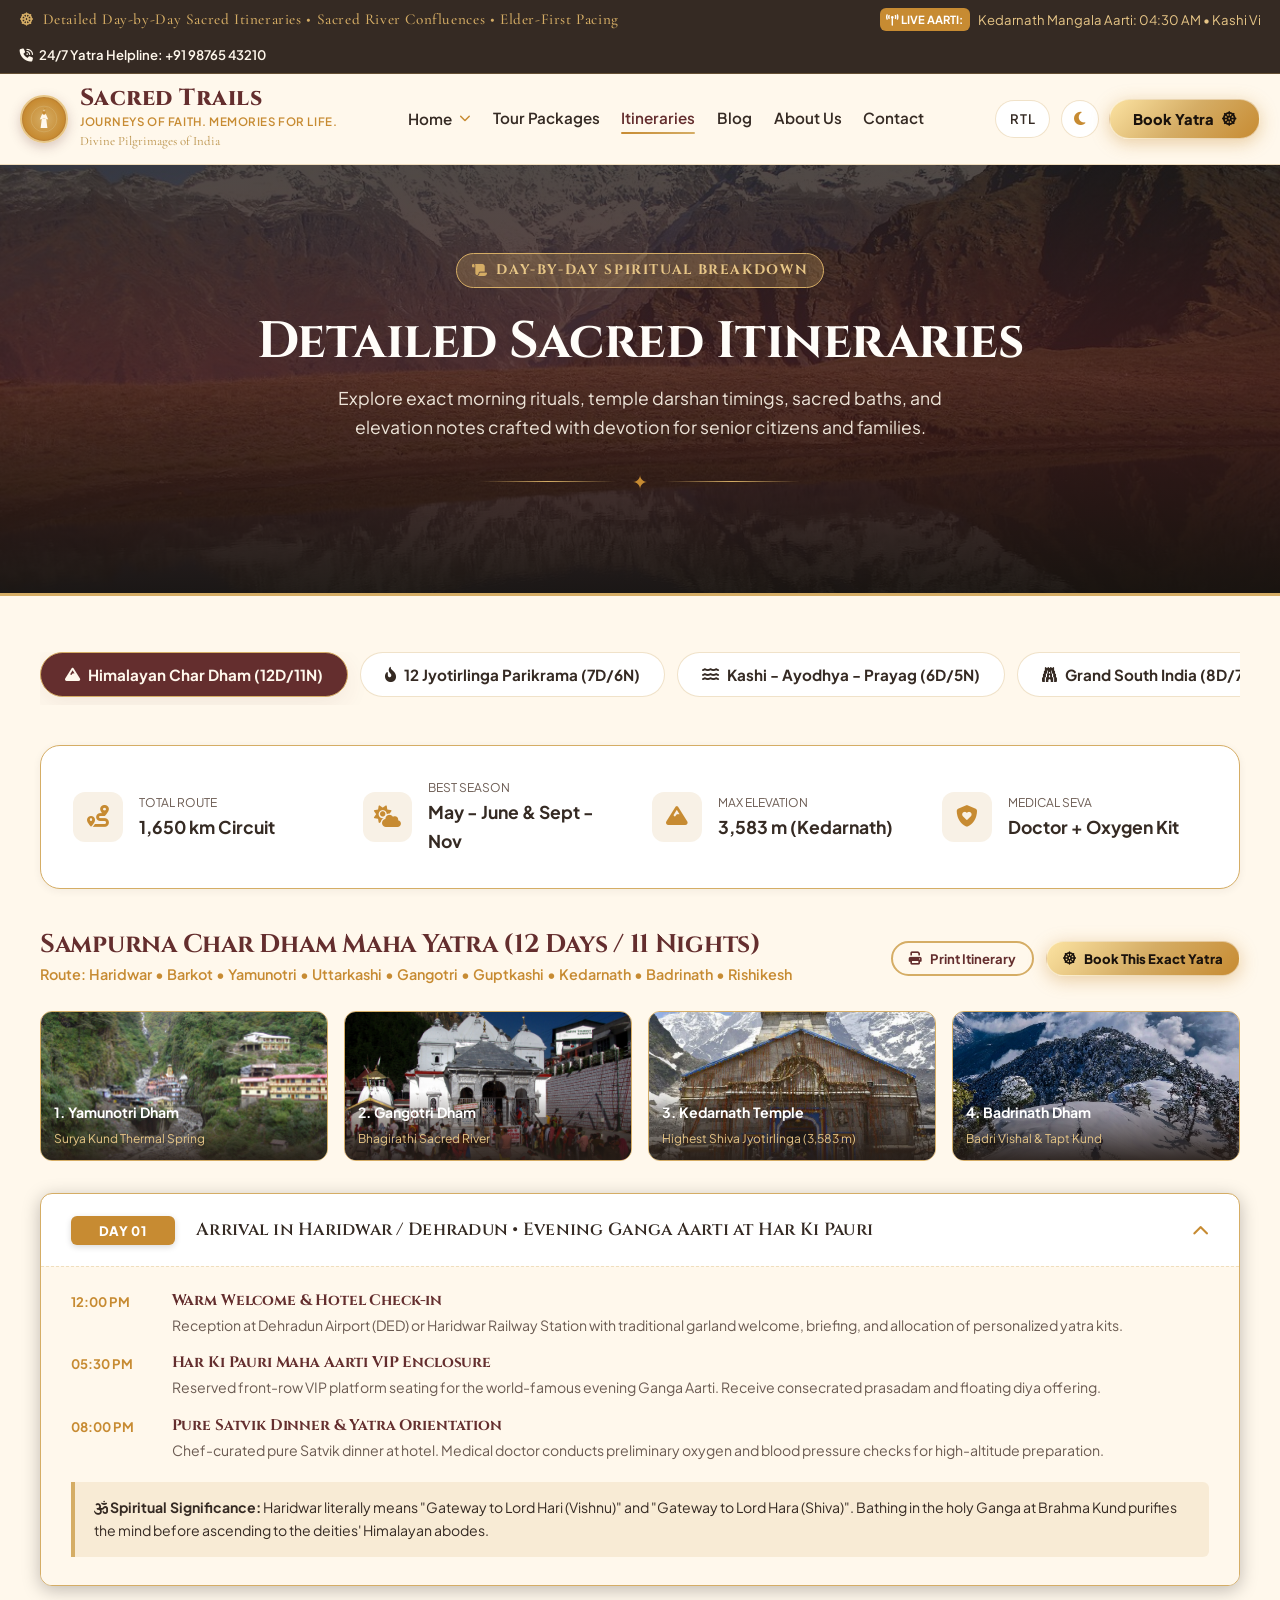
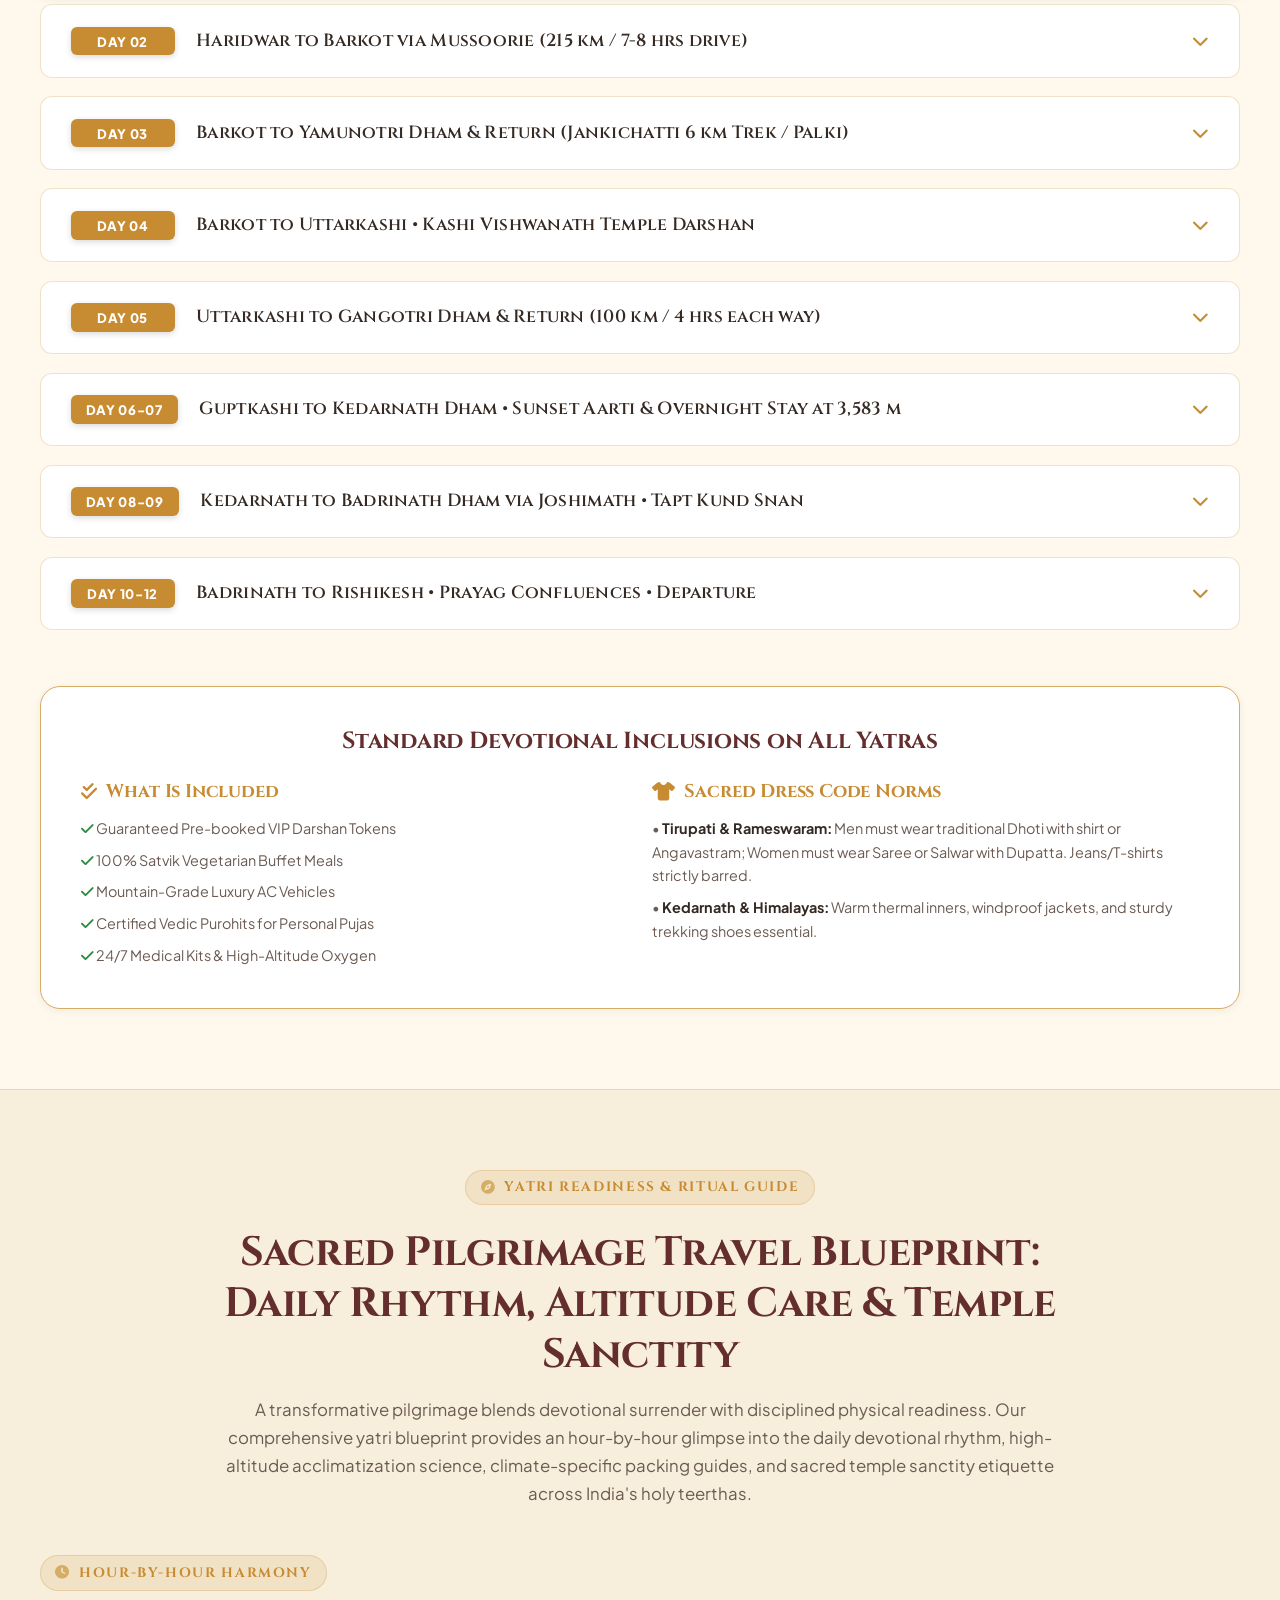
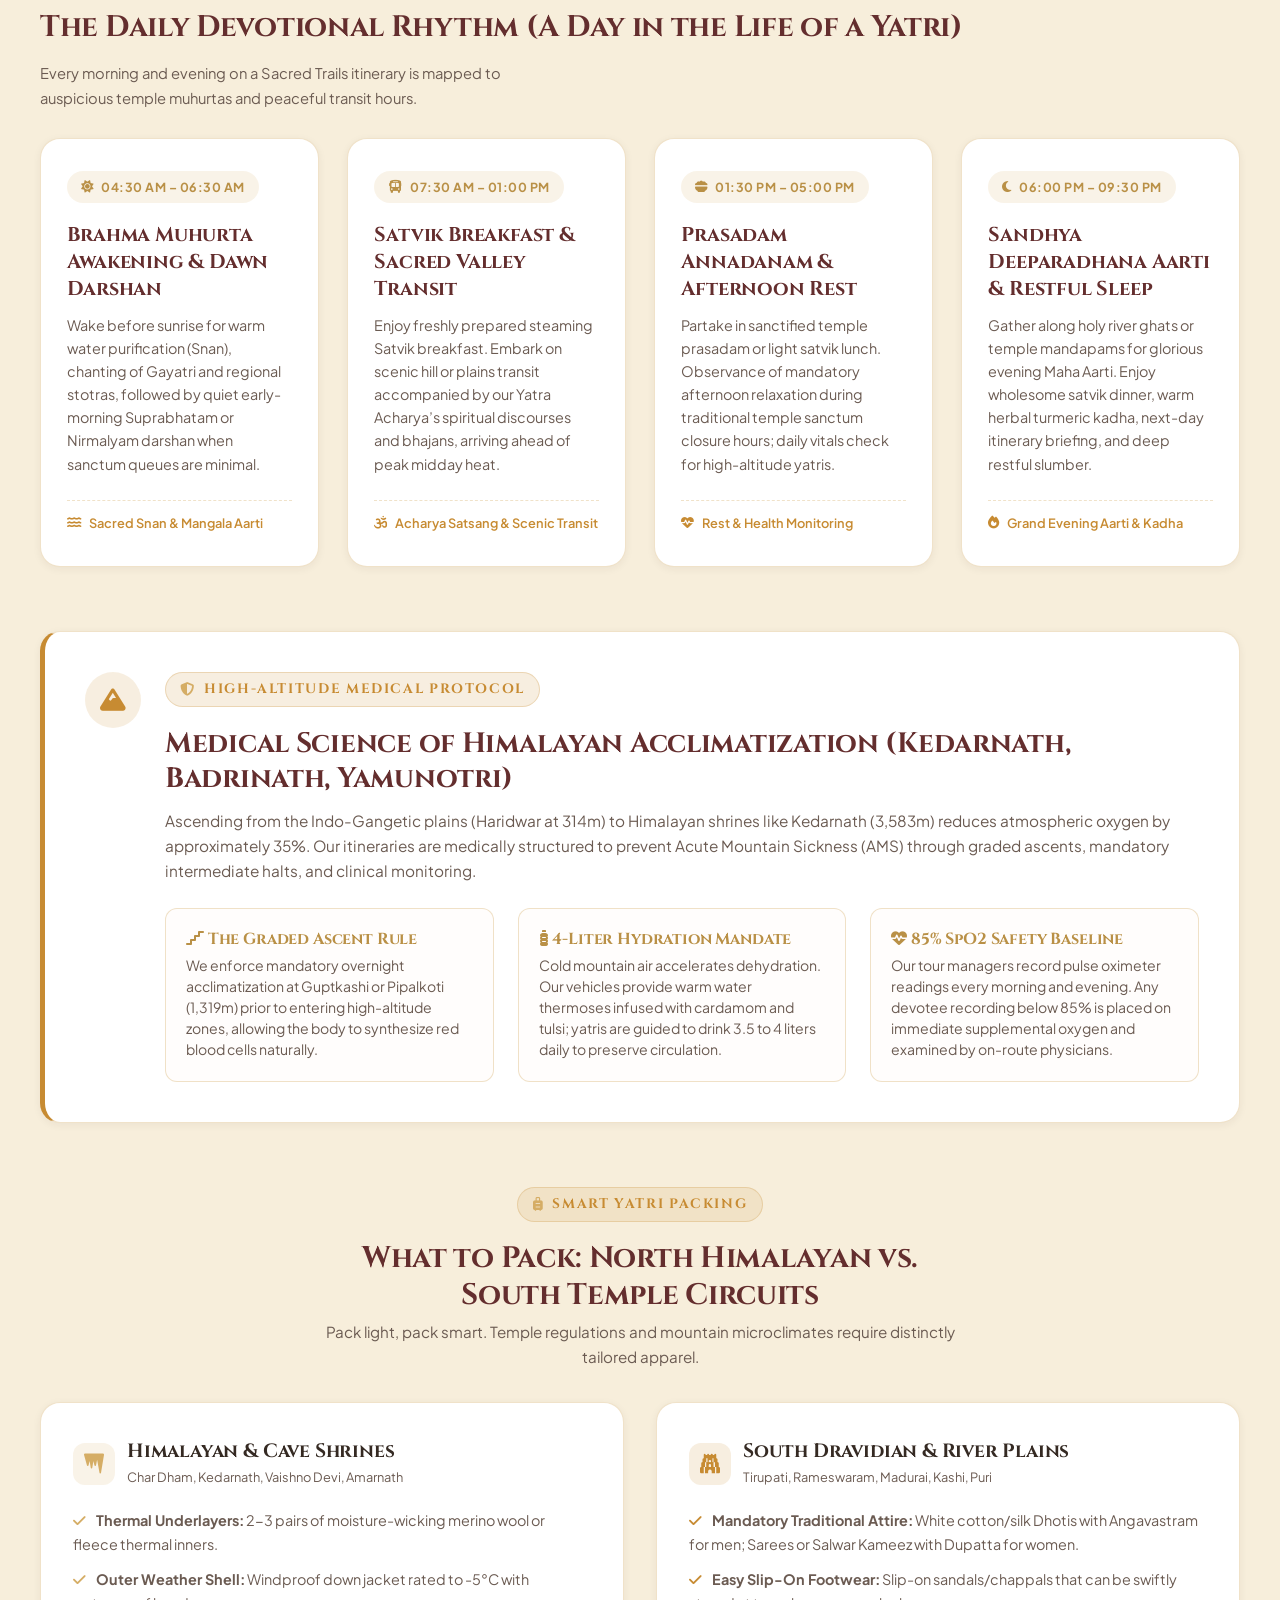
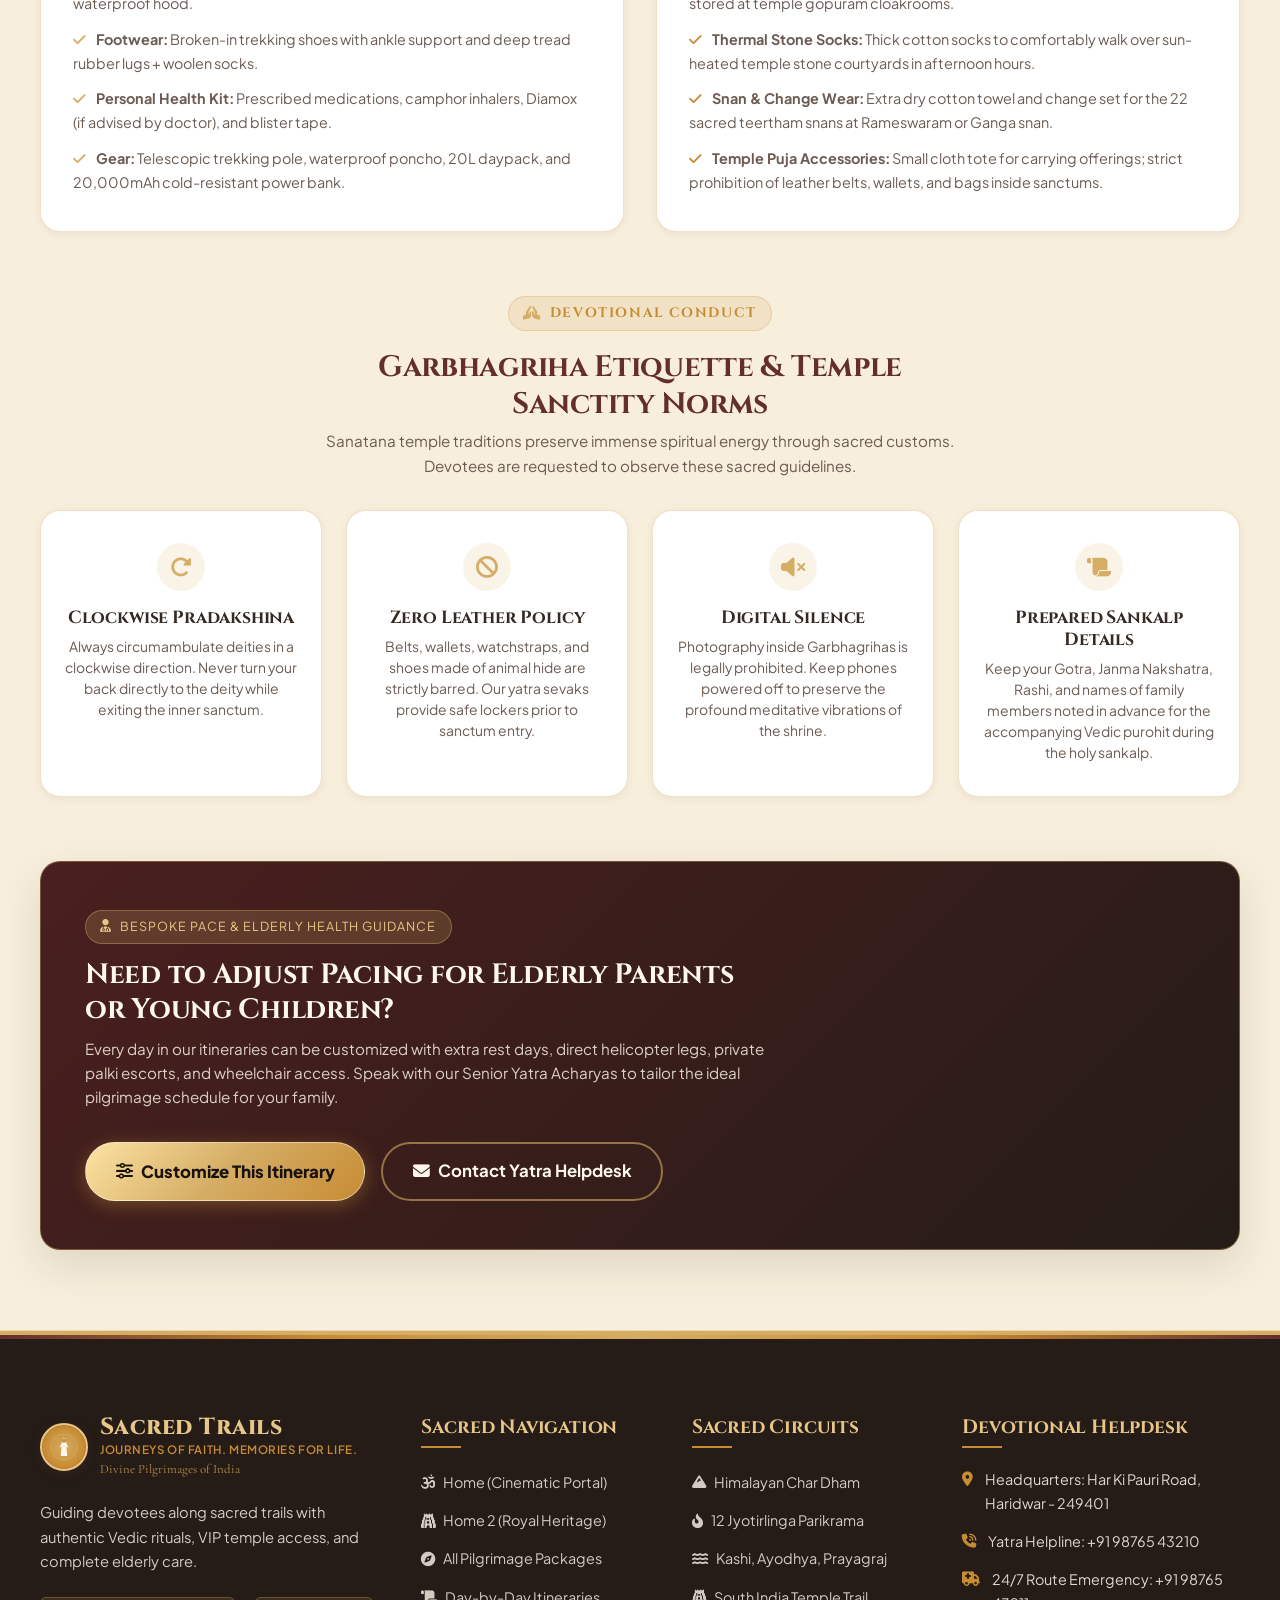
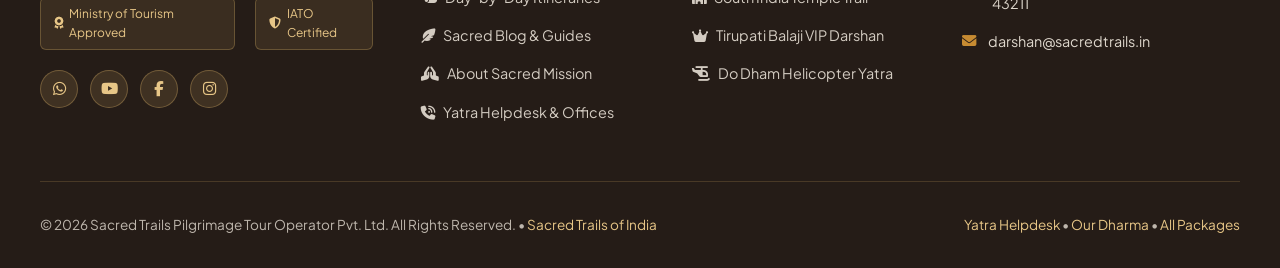
<file: itineraries.html>
<!DOCTYPE html>

<html lang="en" dir="ltr" data-theme="light">

<head>

  <meta charset="UTF-8">

  <meta name="viewport" content="width=device-width, initial-scale=1.0">

  <title>Sacred Itineraries | Sacred Trails - Detailed Day-by-Day Pilgrimage Plans</title>

  <meta name="description" content="View day-by-day pilgrimage itineraries for Char Dham, Kedarnath-Badrinath, Kashi-Ayodhya, Tirupati Balaji and South India temples with darshan timings and guidelines.">

  

    <link rel="icon" type="image/svg+xml" href="images/favicon.svg">
  <link rel="icon" type="image/png" sizes="32x32" href="images/favicon-32x32.png">
  <link rel="icon" type="image/png" sizes="192x192" href="images/favicon-192x192.png">
  <link rel="apple-touch-icon" href="images/favicon-192x192.png">

  <link rel="preconnect" href="https://fonts.googleapis.com">

  <link rel="preconnect" href="https://fonts.gstatic.com" crossorigin>

  <link rel="stylesheet" href="https://cdnjs.cloudflare.com/ajax/libs/font-awesome/6.5.1/css/all.min.css">

  <link rel="stylesheet" href="css/style.css">

</head>

<body>



  <!-- Top Auspicious Status Bar -->

  <aside class="top-auspicious-bar" aria-label="Auspicious Status and Announcements">

    <div class="container-wide inner">

      <div class="auspicious-mantra">

        <i class="fas fa-dharmachakra"></i>

        <span class="mantra-text">Detailed Day-by-Day Sacred Itineraries &bull; Sacred River Confluences &bull; Elder-First Pacing</span>

      </div>



      <div class="aarti-ticker-wrapper">

        <span class="aarti-ticker-label"><i class="fas fa-broadcast-tower"></i> Live Aarti:</span>

        <div class="aarti-ticker-content">

          <span>Kedarnath Mangala Aarti: 04:30 AM</span> &bull; 

          <span>Kashi Vishwanath Shringar: 09:00 PM</span> &bull; 

          <span>Tirupati Suprabhatam: 03:00 AM</span> &bull; 

          <span>Badrinath Maha Abhishek: 05:00 AM</span>

        </div>

      </div>



      <div class="top-bar-right">

        <a href="tel:+919876543210" class="top-bar-contact">

          <i class="fas fa-phone-volume"></i> 24/7 Yatra Helpline: +91 98765 43210

        </a>

      </div>

    </div>

  </aside>



  <!-- Sticky Main Navigation -->

  <header class="header-sticky">

    <div class="container-wide">

      <nav class="navbar" aria-label="Main Navigation">

        <a href="index.html" class="brand-logo" title="Sacred Trails - Home">
          <div class="brand-emblem" aria-hidden="true">
            <svg viewBox="0 0 100 100">
              <!-- Temple Spire, Sacred Sun & Kalasha Dhwaja Emblem -->
              <circle cx="50" cy="50" r="46" fill="none" stroke="#D5AD65" stroke-width="2.5"/>
              <path d="M50 16 L65 52 L50 48 L35 52 Z" fill="#FFF8EC"/>
              <path d="M42 50 L58 50 L62 82 L38 82 Z" fill="#FFF8EC"/>
              <circle cx="50" cy="28" r="7" fill="#C78B32"/>
              <line x1="50" y1="12" x2="50" y2="16" stroke="#D5AD65" stroke-width="2"/>
              <path d="M50 12 Q56 9 58 12 Q54 14 50 14" fill="#C78B32"/>
            </svg>
          </div>
          <div class="brand-text">
            <span class="brand-name">Sacred Trails</span>
            <span class="brand-tagline">Journeys of Faith. Memories for Life.</span>
            <span class="brand-sanskrit">Divine Pilgrimages of India</span>
          </div>
        </a>



        <ul class="nav-menu">

          <!-- Single Home Button with Dropdown displaying both Home options -->

          <li class="nav-dropdown-item">

            <button type="button" class="nav-link nav-dropdown-toggle" aria-expanded="false" id="homeDropdownBtn" aria-haspopup="true">

              <span>Home</span>

              <i class="fas fa-chevron-down dropdown-arrow"></i>

            </button>

            <div class="nav-dropdown-menu" id="homeDropdownMenu" role="menu" aria-labelledby="homeDropdownBtn">

              <a href="index.html" class="dropdown-link" role="menuitem">

                <div class="dropdown-icon"><i class="fas fa-mountain"></i></div>

                <div class="dropdown-text">

                  <span class="dropdown-title">Home 1 - Cinematic Portal</span>

                  <span class="dropdown-desc">Grand Himalayan & Char Dham Yatra Experience</span>

                </div>

              </a>

              <a href="home-2.html" class="dropdown-link" role="menuitem">

                <div class="dropdown-icon"><i class="fas fa-gopuram"></i></div>

                <div class="dropdown-text">

                  <span class="dropdown-title">Home 2 - Royal Heritage</span>

                  <span class="dropdown-desc">Ancient Architecture & Deity-wise Sacred Circuits</span>

                </div>

              </a>

            </div>

          </li>

          <li><a href="tour-packages.html" class="nav-link">Tour Packages</a></li>

          <li><a href="itineraries.html" class="nav-link active">Itineraries</a></li>
          <li><a href="blog.html" class="nav-link">Blog</a></li>

          <li><a href="about.html" class="nav-link">About Us</a></li>

          <li><a href="contact.html" class="nav-link">Contact</a></li>

        </ul>



        <div class="nav-actions">

          <button type="button" class="nav-btn rtl-toggle-btn" title="Toggle RTL / LTR layout" aria-label="Toggle RTL layout">

            <span class="rtl-name">RTL</span>

          </button>



          <button type="button" class="nav-btn theme-toggle-btn" title="Toggle Light / Dark Theme" aria-label="Toggle Theme">

            <i class="fas fa-moon"></i>

          </button>



          <button type="button" class="btn btn-gold nav-cta" data-open-modal="bookingModal">

            <span>Book Yatra</span>

            <i class="fas fa-dharmachakra"></i>

          </button>



          <button type="button" class="hamburger-btn" aria-label="Open Mobile Menu">

            <i class="fas fa-bars"></i>

          </button>

        </div>

      </nav>

    </div>

  </header>



  <!-- Mobile Drawer Backdrop & Menu -->

  <div class="mobile-nav-backdrop"></div>

  <aside class="mobile-nav-drawer" aria-label="Mobile Navigation Menu">

    <div class="mobile-drawer-header">

      <a href="index.html" class="brand-logo" title="Sacred Trails - Home">
        <div class="brand-emblem" aria-hidden="true">
          <svg viewBox="0 0 100 100">
            <circle cx="50" cy="50" r="46" fill="none" stroke="#D5AD65" stroke-width="2.5"/>
            <path d="M50 16 L65 52 L50 48 L35 52 Z" fill="#FFF8EC"/>
            <path d="M42 50 L58 50 L62 82 L38 82 Z" fill="#FFF8EC"/>
            <circle cx="50" cy="28" r="7" fill="#C78B32"/>
            <line x1="50" y1="12" x2="50" y2="16" stroke="#D5AD65" stroke-width="2"/>
            <path d="M50 12 Q56 9 58 12 Q54 14 50 14" fill="#C78B32"/>
          </svg>
        </div>
        <div class="brand-text">
          <span class="brand-name">Sacred Trails</span>
          <span class="brand-tagline">Journeys of Faith. Memories for Life.</span>
          <span class="brand-sanskrit">Divine Pilgrimages of India</span>
        </div>
      </a>

      <button type="button" class="mobile-drawer-close" aria-label="Close Mobile Menu">

        <i class="fas fa-times"></i>

      </button>

    </div>



    <nav class="mobile-nav-links">

      <!-- Single Mobile Home Button expanding to both Home options -->

      <div class="mobile-dropdown-wrap">

        <button type="button" class="mobile-dropdown-btn" aria-expanded="false">

          <span>Home</span>

          <i class="fas fa-chevron-down dropdown-arrow"></i>

        </button>

        <div class="mobile-dropdown-sub">

          <a href="index.html" class="mobile-sub-link">

            <i class="fas fa-mountain" style="color:var(--color-saffron);"></i>

            <span>Home 1 (Cinematic Portal)</span>

          </a>

          <a href="home-2.html" class="mobile-sub-link">

            <i class="fas fa-gopuram" style="color:var(--color-gold);"></i>

            <span>Home 2 (Royal Heritage)</span>

          </a>

        </div>

      </div>

      <a href="tour-packages.html" class="mobile-nav-link"><span>Tour Packages</span> <i class="fas fa-chevron-right"></i></a>

      <a href="itineraries.html" class="mobile-nav-link active"><span>Sacred Itineraries</span> <i class="fas fa-chevron-right"></i></a>
      <a href="blog.html" class="mobile-nav-link"><span>Blog &amp; Yatra Guides</span> <i class="fas fa-chevron-right"></i></a>

      <a href="about.html" class="mobile-nav-link"><span>About Us</span> <i class="fas fa-chevron-right"></i></a>

      <a href="contact.html" class="mobile-nav-link"><span>Contact & Helpdesk</span> <i class="fas fa-chevron-right"></i></a>

    </nav>



    <div class="mobile-drawer-controls">

      <button type="button" class="nav-btn rtl-toggle-btn" style="width:100%; justify-content:center;">

        <span class="rtl-name">RTL</span>

      </button>

      <button type="button" class="nav-btn theme-toggle-btn" style="width:100%; justify-content:center;">

        <i class="fas fa-moon"></i>

      </button>

      <button type="button" class="btn btn-gold" data-open-modal="bookingModal" style="width:100%;">

        <span>Book Yatra Now</span> <i class="fas fa-dharmachakra"></i>

      </button>

    </div>

  </aside>



  <!-- PAGE HERO BANNER -->

  <header class="page-hero">

    <div class="hero-bg-layer">

      <img src="images/packages/chardham.jpg" alt="Sacred Himalayan Itineraries" class="hero-bg-img" onerror="this.src='images/hero-1.jpg'">

    </div>

    <div class="hero-overlay-gradient"></div>

    <div class="container">

      <span class="section-tag" style="background: rgba(213, 173, 101, 0.25); border-color: var(--color-gold); color: var(--color-gold-light);">

        <i class="fas fa-scroll"></i> Day-by-Day Spiritual Breakdown

      </span>

      <h1 style="font-size: clamp(2.2rem, 4vw, 3.4rem); color: #FFFDF9; margin: 0.6rem 0;">

        Detailed Sacred Itineraries

      </h1>

      <p style="max-width: 680px; margin: 0 auto; color: rgba(255, 248, 236, 0.9); font-size: 1.1rem;">

        Explore exact morning rituals, temple darshan timings, sacred baths, and elevation notes crafted with devotion for senior citizens and families.

      </p>

      <div class="devotional-divider"><span class="symbol">✦</span></div>

    </div>

  </header>



  <!-- ITINERARY SELECTION TABS & ACCORDION -->

  <main class="container" style="margin-top: 3.5rem; margin-bottom: 5rem;">

    <!-- Circuit Navigation Pills -->

    <div class="itinerary-circuit-selector">
      <button type="button" class="circuit-pill active" data-circuit="circuit-chardham">
        <i class="fas fa-mountain"></i> Himalayan Char Dham (12D/11N)
      </button>
      <button type="button" class="circuit-pill" data-circuit="circuit-jyotirlinga">
        <i class="fas fa-fire-alt"></i> 12 Jyotirlinga Parikrama (7D/6N)
      </button>
      <button type="button" class="circuit-pill" data-circuit="circuit-kashi">
        <i class="fas fa-water"></i> Kashi - Ayodhya - Prayag (6D/5N)
      </button>
      <button type="button" class="circuit-pill" data-circuit="circuit-south">
        <i class="fas fa-gopuram"></i> Grand South India (8D/7N)
      </button>
      <button type="button" class="circuit-pill" data-circuit="circuit-tirupati">
        <i class="fas fa-crown"></i> Tirupati Balaji VIP (3D/2N)
      </button>
      <button type="button" class="circuit-pill" data-circuit="circuit-dndham">
        <i class="fas fa-helicopter"></i> Do Dham Helicopter (4D/3N)
      </button>
    </div>



    <!-- PANEL 1: CHAR DHAM YATRA -->

    <section class="itinerary-panel" id="circuit-chardham" style="display:block;">

      <!-- Quick Overview Box -->

      <div class="itinerary-overview-box">

        <div class="overview-stat">

          <div class="overview-icon"><i class="fas fa-route"></i></div>

          <div>

            <div style="font-size:0.75rem; text-transform:uppercase; color:var(--text-muted);">Total Route</div>

            <strong style="font-size:1.1rem; color:var(--text-main);">1,650 km Circuit</strong>

          </div>

        </div>



        <div class="overview-stat">

          <div class="overview-icon"><i class="fas fa-cloud-sun"></i></div>

          <div>

            <div style="font-size:0.75rem; text-transform:uppercase; color:var(--text-muted);">Best Season</div>

            <strong style="font-size:1.1rem; color:var(--text-main);">May - June & Sept - Nov</strong>

          </div>

        </div>



        <div class="overview-stat">

          <div class="overview-icon"><i class="fas fa-mountain"></i></div>

          <div>

            <div style="font-size:0.75rem; text-transform:uppercase; color:var(--text-muted);">Max Elevation</div>

            <strong style="font-size:1.1rem; color:var(--text-main);">3,583 m (Kedarnath)</strong>

          </div>

        </div>



        <div class="overview-stat">

          <div class="overview-icon"><i class="fas fa-shield-heart"></i></div>

          <div>

            <div style="font-size:0.75rem; text-transform:uppercase; color:var(--text-muted);">Medical Seva</div>

            <strong style="font-size:1.1rem; color:var(--text-main);">Doctor + Oxygen Kit</strong>

          </div>

        </div>

      </div>



      <!-- Action buttons -->

      <div style="display:flex; justify-content:space-between; align-items:center; flex-wrap:wrap; gap:1rem; margin-bottom:1.5rem;">

        <div>

          <h2 style="font-size:1.6rem; margin:0;">

            Sampurna Char Dham Maha Yatra (12 Days / 11 Nights)

          </h2>

          <span style="font-size:0.9rem; color:var(--color-saffron); font-weight:600;">

            Route: Haridwar &bull; Barkot &bull; Yamunotri &bull; Uttarkashi &bull; Gangotri &bull; Guptkashi &bull; Kedarnath &bull; Badrinath &bull; Rishikesh

          </span>

        </div>

        <div style="display:flex; gap:0.75rem; flex-wrap:wrap;">

          <button type="button" class="btn btn-outline btn-sm" onclick="window.print()">

            <i class="fas fa-print"></i> Print Itinerary

          </button>

          <button type="button" class="btn btn-gold btn-sm" data-open-modal="bookingModal" data-package="Sampurna Char Dham Maha Yatra">

            <i class="fas fa-dharmachakra"></i> Book This Exact Yatra

          </button>

        </div>

      </div>



      <!-- Sacred Destinations Photo Gallery for Char Dham -->

      <div style="display:grid; grid-template-columns: repeat(auto-fit, minmax(220px, 1fr)); gap:1rem; margin-bottom:2rem;">

        <a href="tour-packages.html?theme=chardham" style="border-radius:var(--radius-md); overflow:hidden; border:1px solid var(--border-gold); position:relative; height:150px; display:block; text-decoration:none;" title="Explore Yamunotri Dham Packages">

          <img src="images/destinations/yamunotri.jpg" alt="Yamunotri Dham" style="width:100%; height:100%; object-fit:cover;">

          <div style="position:absolute; bottom:0; inset-inline:0; background:linear-gradient(0deg, rgba(37,28,23,0.9), transparent); padding:0.6rem 0.8rem; color:#fff;">

            <strong style="font-size:0.88rem; display:block;">1. Yamunotri Dham</strong>

            <span style="font-size:0.75rem; color:var(--color-gold-light);">Surya Kund Thermal Spring</span>

          </div>

        </a>

        <a href="tour-packages.html?theme=chardham" style="border-radius:var(--radius-md); overflow:hidden; border:1px solid var(--border-gold); position:relative; height:150px; display:block; text-decoration:none;" title="Explore Gangotri Dham Packages">

          <img src="images/destinations/gangotri.jpg" alt="Gangotri Dham" style="width:100%; height:100%; object-fit:cover;">

          <div style="position:absolute; bottom:0; inset-inline:0; background:linear-gradient(0deg, rgba(37,28,23,0.9), transparent); padding:0.6rem 0.8rem; color:#fff;">

            <strong style="font-size:0.88rem; display:block;">2. Gangotri Dham</strong>

            <span style="font-size:0.75rem; color:var(--color-gold-light);">Bhagirathi Sacred River</span>

          </div>

        </a>

        <a href="tour-packages.html?theme=chardham" style="border-radius:var(--radius-md); overflow:hidden; border:1px solid var(--border-gold); position:relative; height:150px; display:block; text-decoration:none;" title="Explore Kedarnath Dham Packages">

          <img src="images/destinations/kedarnath.jpg" alt="Kedarnath Temple" style="width:100%; height:100%; object-fit:cover;">

          <div style="position:absolute; bottom:0; inset-inline:0; background:linear-gradient(0deg, rgba(37,28,23,0.9), transparent); padding:0.6rem 0.8rem; color:#fff;">

            <strong style="font-size:0.88rem; display:block;">3. Kedarnath Temple</strong>

            <span style="font-size:0.75rem; color:var(--color-gold-light);">Highest Shiva Jyotirlinga (3,583 m)</span>

          </div>

        </a>

        <a href="tour-packages.html?theme=chardham" style="border-radius:var(--radius-md); overflow:hidden; border:1px solid var(--border-gold); position:relative; height:150px; display:block; text-decoration:none;" title="Explore Badrinath Dham Packages">

          <img src="images/destinations/badrinath.jpg" alt="Badrinath Dham" style="width:100%; height:100%; object-fit:cover;">

          <div style="position:absolute; bottom:0; inset-inline:0; background:linear-gradient(0deg, rgba(37,28,23,0.9), transparent); padding:0.6rem 0.8rem; color:#fff;">

            <strong style="font-size:0.88rem; display:block;">4. Badrinath Dham</strong>

            <span style="font-size:0.75rem; color:var(--color-gold-light);">Badri Vishal & Tapt Kund</span>

          </div>

        </a>

      </div>



      <!-- Accordion Days -->

      <div class="accordion-wrapper">

        <!-- Day 1 -->

        <div class="accordion-item active">

          <div class="accordion-header">

            <div class="accordion-title-wrap">

              <span class="day-badge">Day 01</span>

              <h3 class="accordion-title">Arrival in Haridwar / Dehradun &bull; Evening Ganga Aarti at Har Ki Pauri</h3>

            </div>

            <i class="fas fa-chevron-down accordion-icon"></i>

          </div>

          <div class="accordion-body">

            <div class="timeline-step-list">

              <div class="timeline-step">

                <span class="timeline-time">12:00 PM</span>

                <div class="timeline-desc">

                  <h5>Warm Welcome & Hotel Check-in</h5>

                  <p>Reception at Dehradun Airport (DED) or Haridwar Railway Station with traditional garland welcome, briefing, and allocation of personalized yatra kits.</p>

                </div>

              </div>

              <div class="timeline-step">

                <span class="timeline-time">05:30 PM</span>

                <div class="timeline-desc">

                  <h5>Har Ki Pauri Maha Aarti VIP Enclosure</h5>

                  <p>Reserved front-row VIP platform seating for the world-famous evening Ganga Aarti. Receive consecrated prasadam and floating diya offering.</p>

                </div>

              </div>

              <div class="timeline-step">

                <span class="timeline-time">08:00 PM</span>

                <div class="timeline-desc">

                  <h5>Pure Satvik Dinner & Yatra Orientation</h5>

                  <p>Chef-curated pure Satvik dinner at hotel. Medical doctor conducts preliminary oxygen and blood pressure checks for high-altitude preparation.</p>

                </div>

              </div>

            </div>

            <div class="spiritual-note-box">

              <i class="fas fa-om"></i> <strong>Spiritual Significance:</strong> Haridwar literally means "Gateway to Lord Hari (Vishnu)" and "Gateway to Lord Hara (Shiva)". Bathing in the holy Ganga at Brahma Kund purifies the mind before ascending to the deities' Himalayan abodes.

            </div>

          </div>

        </div>



        <!-- Day 2 -->

        <div class="accordion-item">

          <div class="accordion-header">

            <div class="accordion-title-wrap">

              <span class="day-badge">Day 02</span>

              <h3 class="accordion-title">Haridwar to Barkot via Mussoorie (215 km / 7-8 hrs drive)</h3>

            </div>

            <i class="fas fa-chevron-down accordion-icon"></i>

          </div>

          <div class="accordion-body">

            <div class="timeline-step-list">

              <div class="timeline-step">

                <span class="timeline-time">07:00 AM</span>

                <div class="timeline-desc">

                  <h5>Scenic Himalayan Ascent Begins</h5>

                  <p>Board luxury air-conditioned tempo traveler. Travel through Mussoorie and picturesque mountain switchbacks along the holy Yamuna valley.</p>

                </div>

              </div>

              <div class="timeline-step">

                <span class="timeline-time">01:30 PM</span>

                <div class="timeline-desc">

                  <h5>Satvik Mountain Lunch Stop</h5>

                  <p>Hot, freshly prepared Garhwali satvik lunch served in clean alpine rest house.</p>

                </div>

              </div>

              <div class="timeline-step">

                <span class="timeline-time">05:00 PM</span>

                <div class="timeline-desc">

                  <h5>Arrival at Barkot & Overnight Stay</h5>

                  <p>Check into luxury mountain camp / deluxe resort overlooking Bandarpoonch peak. Evening satsang and rest for Yamunotri trek.</p>

                </div>

              </div>

            </div>

          </div>

        </div>



        <!-- Day 3 -->

        <div class="accordion-item">

          <div class="accordion-header">

            <div class="accordion-title-wrap">

              <span class="day-badge">Day 03</span>

              <h3 class="accordion-title">Barkot to Yamunotri Dham & Return (Jankichatti 6 km Trek / Palki)</h3>

            </div>

            <i class="fas fa-chevron-down accordion-icon"></i>

          </div>

          <div class="accordion-body">

            <div class="timeline-step-list">

              <div class="timeline-step">

                <span class="timeline-time">05:30 AM</span>

                <div class="timeline-desc">

                  <h5>Drive to Jankichatti & Ascend to Yamunotri</h5>

                  <p>Board pre-booked Palkis, ponies, or commence guided trek up to the divine shrine of Goddess Yamuna (elevation 3,293 m).</p>

                </div>

              </div>

              <div class="timeline-step">

                <span class="timeline-time">10:30 AM</span>

                <div class="timeline-desc">

                  <h5>Surya Kund Cooking & Holy Darshan</h5>

                  <p>Cook rice bundles in the boiling thermal waters of Surya Kund to take home as sacred prasad. VIP darshan of the black marble idol of Goddess Yamuna.</p>

                </div>

              </div>

              <div class="timeline-step">

                <span class="timeline-time">04:30 PM</span>

                <div class="timeline-desc">

                  <h5>Descent to Jankichatti & Return to Barkot</h5>

                  <p>Comfortable descent and hot ginger tea at base. Rest and overnight stay in Barkot.</p>

                </div>

              </div>

            </div>

            <div class="spiritual-note-box">

              <i class="fas fa-om"></i> <strong>Spiritual Significance:</strong> Yamunotri is the source of the holy Yamuna River, daughter of the Sun God Surya and sister of Yama, the God of Death. A holy dip ensures freedom from the fear of untimely death.

            </div>

          </div>

        </div>



        <!-- Day 4 -->

        <div class="accordion-item">

          <div class="accordion-header">

            <div class="accordion-title-wrap">

              <span class="day-badge">Day 04</span>

              <h3 class="accordion-title">Barkot to Uttarkashi &bull; Kashi Vishwanath Temple Darshan</h3>

            </div>

            <i class="fas fa-chevron-down accordion-icon"></i>

          </div>

          <div class="accordion-body">

            <p style="font-size:0.92rem; color:var(--text-muted); line-height:1.6;">

              Drive along Bhagirathi River to Uttarkashi (the Kashi of the North). Visit the ancient Kashi Vishwanath temple housing the massive divine Shakti spear (Trishul) which cannot be shaken by human hands. Overnight in riverfront resort.

            </p>

          </div>

        </div>



        <!-- Day 5 -->

        <div class="accordion-item">

          <div class="accordion-header">

            <div class="accordion-title-wrap">

              <span class="day-badge">Day 05</span>

              <h3 class="accordion-title">Uttarkashi to Gangotri Dham & Return (100 km / 4 hrs each way)</h3>

            </div>

            <i class="fas fa-chevron-down accordion-icon"></i>

          </div>

          <div class="accordion-body">

            <p style="font-size:0.92rem; color:var(--text-muted); line-height:1.6;">

              Drive through Harsil Valley (apple orchards and pine forests). Dip in the ice-cold Bhagirathi River, visit the 18th-century white granite temple of Maa Ganga, Bhagirath Shila where King Bhagirath meditated, and collect holy Gangajal.

            </p>

          </div>

        </div>



        <!-- Day 6 & 7: Kedarnath -->

        <div class="accordion-item">

          <div class="accordion-header">

            <div class="accordion-title-wrap">

              <span class="day-badge">Day 06-07</span>

              <h3 class="accordion-title">Guptkashi to Kedarnath Dham &bull; Sunset Aarti & Overnight Stay at 3,583 m</h3>

            </div>

            <i class="fas fa-chevron-down accordion-icon"></i>

          </div>

          <div class="accordion-body">

            <p style="font-size:0.92rem; color:var(--text-muted); line-height:1.6;">

              Fly by helicopter or take premium Palki / pony from Gaurikund to Kedarnath base. Marvel at the 1,000-year-old stone temple built by the Pandavas surrounded by snow-covered peaks. Participate in the divine evening Shringar Aarti, sleep in heated VIP cottages, and attend 4:30 AM Maha Abhishek the next morning.

            </p>

          </div>

        </div>



        <!-- Day 8 & 9: Badrinath -->

        <div class="accordion-item">

          <div class="accordion-header">

            <div class="accordion-title-wrap">

              <span class="day-badge">Day 08-09</span>

              <h3 class="accordion-title">Kedarnath to Badrinath Dham via Joshimath &bull; Tapt Kund Snan</h3>

            </div>

            <i class="fas fa-chevron-down accordion-icon"></i>

          </div>

          <div class="accordion-body">

            <p style="font-size:0.92rem; color:var(--text-muted); line-height:1.6;">

              Scenic mountain descent to Pipalkoti and drive to Badrinath Dham along Alaknanda River. Holy bath in the natural sulphur hot spring of Tapt Kund, priority entry to Badri Vishal sanctum, visit Mana Village (India's first village, Vyas Gufa, and Saraswati River origin).

            </p>

          </div>

        </div>



        <!-- Day 10, 11 & 12 -->

        <div class="accordion-item">

          <div class="accordion-header">

            <div class="accordion-title-wrap">

              <span class="day-badge">Day 10-12</span>

              <h3 class="accordion-title">Badrinath to Rishikesh &bull; Prayag Confluences &bull; Departure</h3>

            </div>

            <i class="fas fa-chevron-down accordion-icon"></i>

          </div>

          <div class="accordion-body">

            <p style="font-size:0.92rem; color:var(--text-muted); line-height:1.6;">

              Witness the five holy confluences (Panch Prayag: Vishnuprayag, Nandaprayag, Karnaprayag, Rudraprayag, and Devprayag). Arrive in Rishikesh, visit Laxman Jhula, Parmarth Niketan, and conclude the yatra with deep peace and lifelong memories.

            </p>

          </div>

        </div>

      </div>

    </section>



    <!-- PANEL 2: DO DHAM HELICOPTER -->

    <section class="itinerary-panel" id="circuit-dndham" style="display:none;">

      <div class="itinerary-overview-box">

        <div class="overview-stat">

          <div class="overview-icon"><i class="fas fa-helicopter"></i></div>

          <div>

            <div style="font-size:0.75rem; text-transform:uppercase; color:var(--text-muted);">Travel Mode</div>

            <strong style="font-size:1.1rem; color:var(--text-main);">Helicopter VIP Charter</strong>

          </div>

        </div>



        <div class="overview-stat">

          <div class="overview-icon"><i class="fas fa-clock"></i></div>

          <div>

            <div style="font-size:0.75rem; text-transform:uppercase; color:var(--text-muted);">Duration</div>

            <strong style="font-size:1.1rem; color:var(--text-main);">4 Days / 3 Nights</strong>

          </div>

        </div>



        <div class="overview-stat">

          <div class="overview-icon"><i class="fas fa-person-walking"></i></div>

          <div>

            <div style="font-size:0.75rem; text-transform:uppercase; color:var(--text-muted);">Trekking Needed</div>

            <strong style="font-size:1.1rem; color:var(--text-main);">0 km (Zero Trekking)</strong>

          </div>

        </div>



        <div class="overview-stat">

          <div class="overview-icon"><i class="fas fa-hotel"></i></div>

          <div>

            <div style="font-size:0.75rem; text-transform:uppercase; color:var(--text-muted);">Accommodations</div>

            <strong style="font-size:1.1rem; color:var(--text-main);">5-Star & Deluxe Resorts</strong>

          </div>

        </div>

      </div>



      <div style="display:flex; justify-content:space-between; align-items:center; flex-wrap:wrap; gap:1rem; margin-bottom:1.5rem;">

        <div>

          <h2 style="font-size:1.6rem; margin:0;">

            Do Dham Yatra by Helicopter (4 Days / 3 Nights)

          </h2>

          <span style="font-size:0.9rem; color:var(--color-saffron); font-weight:600;">

            Dehradun &bull; Kedarnath Helipad &bull; Badrinath Helipad &bull; Dehradun

          </span>

        </div>

        <button type="button" class="btn btn-gold btn-sm" data-open-modal="bookingModal" data-package="Do Dham Yatra by Helicopter">

          <i class="fas fa-dharmachakra"></i> Book Helicopter Yatra

        </button>

      </div>



      <!-- Sacred Destinations Photo Gallery for Do Dham Helicopter -->

      <div style="display:grid; grid-template-columns: repeat(auto-fit, minmax(260px, 1fr)); gap:1.25rem; margin-bottom:2rem;">

        <a href="tour-packages.html?theme=helicopter" style="border-radius:var(--radius-md); overflow:hidden; border:1px solid var(--border-gold); position:relative; height:180px; display:block; text-decoration:none;" title="Explore Kedarnath Helicopter Yatra">

          <img src="images/packages/helicopter-yatra.jpg" alt="Kedarnath Helipad" style="width:100%; height:100%; object-fit:cover;">

          <div style="position:absolute; bottom:0; inset-inline:0; background:linear-gradient(0deg, rgba(37,28,23,0.9), transparent); padding:0.75rem 1rem; color:#fff;">

            <strong style="font-size:0.95rem; display:block;">Kedarnath Helipad & Snow Peaks</strong>

            <span style="font-size:0.78rem; color:var(--color-gold-light);">Priority Sanctum Access & Bull Shikhara</span>

          </div>

        </a>

        <a href="tour-packages.html?theme=helicopter" style="border-radius:var(--radius-md); overflow:hidden; border:1px solid var(--border-gold); position:relative; height:180px; display:block; text-decoration:none;" title="Explore Badrinath Helicopter Yatra">

          <img src="images/gallery/kedarnath-snow.jpg" alt="Badrinath Shrine" style="width:100%; height:100%; object-fit:cover;">

          <div style="position:absolute; bottom:0; inset-inline:0; background:linear-gradient(0deg, rgba(37,28,23,0.9), transparent); padding:0.75rem 1rem; color:#fff;">

            <strong style="font-size:0.95rem; display:block;">Badrinath Maha Abhishek Sanctum</strong>

            <span style="font-size:0.78rem; color:var(--color-gold-light);">Alaknanda River & Neelkanth Peak</span>

          </div>

        </a>

      </div>



      <div class="accordion-wrapper">

        <div class="accordion-item active">

          <div class="accordion-header">

            <div class="accordion-title-wrap">

              <span class="day-badge">Day 01</span>

              <h3 class="accordion-title">Arrival in Dehradun &bull; Luxury Hotel Stay</h3>

            </div>

            <i class="fas fa-chevron-down accordion-icon"></i>

          </div>

          <div class="accordion-body">

            <p style="font-size:0.92rem; color:var(--text-muted); line-height:1.6;">

              Chauffeur pickup from Dehradun airport or railway station. Check into 5-star hotel (Hyatt Regency / Lemon Tree). Detailed safety briefing by flight captain, baggage weighing (5 kg per passenger), and welcome Satvik dinner.

            </p>

          </div>

        </div>



        <div class="accordion-item">

          <div class="accordion-header">

            <div class="accordion-title-wrap">

              <span class="day-badge">Day 02</span>

              <h3 class="accordion-title">Fly Dehradun to Kedarnath &bull; VIP Darshan</h3>

            </div>

            <i class="fas fa-chevron-down accordion-icon"></i>

          </div>

          <div class="accordion-body">

            <p style="font-size:0.92rem; color:var(--text-muted); line-height:1.6;">

              06:30 AM departure from Sahastradhara Helipad. Aerial mountain panorama of the Garhwal range. Land at Kedarnath helipad (500 meters from temple). Dedicated yatra coordinator escorts you through priority VIP Sanctum lane. Perform private Abhishek and attend evening aarti.

            </p>

          </div>

        </div>



        <div class="accordion-item">

          <div class="accordion-header">

            <div class="accordion-title-wrap">

              <span class="day-badge">Day 03</span>

              <h3 class="accordion-title">Fly Kedarnath to Badrinath &bull; Maha Abhishek</h3>

            </div>

            <i class="fas fa-chevron-down accordion-icon"></i>

          </div>

          <div class="accordion-body">

            <p style="font-size:0.92rem; color:var(--text-muted); line-height:1.6;">

              Helicopter transfer to Badrinath helipad. Priority entry for special Maha Abhishek puja. Visit Mana Village, Saraswati river source, and enjoy luxury overnight stay at Sarovar Portico Badrinath.

            </p>

          </div>

        </div>



        <div class="accordion-item">

          <div class="accordion-header">

            <div class="accordion-title-wrap">

              <span class="day-badge">Day 04</span>

              <h3 class="accordion-title">Return Helicopter to Dehradun &bull; Onward Journey</h3>

            </div>

            <i class="fas fa-chevron-down accordion-icon"></i>

          </div>

          <div class="accordion-body">

            <p style="font-size:0.92rem; color:var(--text-muted); line-height:1.6;">

              Morning flight back to Dehradun Sahastradhara helipad. Complimentary drop to airport or railway station with blessings and framed Badri-Kedar prasad.

            </p>

          </div>

        </div>

      </div>

    </section>



    <!-- PANEL 3: KASHI, AYODHYA, PRAYAGRAJ -->

    <section class="itinerary-panel" id="circuit-kashi" style="display:none;">

      <div class="itinerary-overview-box">

        <div class="overview-stat">

          <div class="overview-icon"><i class="fas fa-water"></i></div>

          <div>

            <div style="font-size:0.75rem; text-transform:uppercase; color:var(--text-muted);">Holy Rivers</div>

            <strong style="font-size:1.1rem; color:var(--text-main);">Ganga, Yamuna, Saryu</strong>

          </div>

        </div>



        <div class="overview-stat">

          <div class="overview-icon"><i class="fas fa-sun"></i></div>

          <div>

            <div style="font-size:0.75rem; text-transform:uppercase; color:var(--text-muted);">Main Shrines</div>

            <strong style="font-size:1.1rem; color:var(--text-main);">Kashi Vishwanath & Ram Lalla</strong>

          </div>

        </div>



        <div class="overview-stat">

          <div class="overview-icon"><i class="fas fa-clock"></i></div>

          <div>

            <div style="font-size:0.75rem; text-transform:uppercase; color:var(--text-muted);">Duration</div>

            <strong style="font-size:1.1rem; color:var(--text-main);">6 Days / 5 Nights</strong>

          </div>

        </div>



        <div class="overview-stat">

          <div class="overview-icon"><i class="fas fa-car"></i></div>

          <div>

            <div style="font-size:0.75rem; text-transform:uppercase; color:var(--text-muted);">Transport</div>

            <strong style="font-size:1.1rem; color:var(--text-main);">Private Chauffeur Innova</strong>

          </div>

        </div>

      </div>



      <div style="display:flex; justify-content:space-between; align-items:center; flex-wrap:wrap; gap:1rem; margin-bottom:1.5rem;">

        <div>

          <h2 style="font-size:1.6rem; margin:0;">

            Kashi, Prayagraj & Ayodhya Ram Mandir (6 Days / 5 Nights)

          </h2>

          <span style="font-size:0.9rem; color:var(--color-saffron); font-weight:600;">

            Varanasi &bull; Sarnath &bull; Prayagraj Sangam &bull; Ayodhya Ram Janmabhoomi

          </span>

        </div>

        <button type="button" class="btn btn-gold btn-sm" data-open-modal="bookingModal" data-package="Kashi, Prayagraj & Ayodhya Ram Mandir">

          <i class="fas fa-dharmachakra"></i> Book This Yatra

        </button>

      </div>



      <!-- Sacred Destinations Photo Gallery for Kashi-Ayodhya -->

      <div style="display:grid; grid-template-columns: repeat(auto-fit, minmax(220px, 1fr)); gap:1rem; margin-bottom:2rem;">

        <a href="tour-packages.html?destination=kashi-ayodhya" style="border-radius:var(--radius-md); overflow:hidden; border:1px solid var(--border-gold); position:relative; height:160px; display:block; text-decoration:none;" title="Explore Kashi Vishwanath Packages">

          <img src="images/destinations/varanasi.jpg" alt="Varanasi Dashashwamedh Ghat" style="width:100%; height:100%; object-fit:cover;">

          <div style="position:absolute; bottom:0; inset-inline:0; background:linear-gradient(0deg, rgba(37,28,23,0.9), transparent); padding:0.6rem 0.8rem; color:#fff;">

            <strong style="font-size:0.9rem; display:block;">1. Kashi Vishwanath & Ghats</strong>

            <span style="font-size:0.75rem; color:var(--color-gold-light);">Evening Bajra Boat & Ganga Aarti</span>

          </div>

        </a>

        <a href="tour-packages.html?destination=kashi-ayodhya" style="border-radius:var(--radius-md); overflow:hidden; border:1px solid var(--border-gold); position:relative; height:160px; display:block; text-decoration:none;" title="Explore Prayagraj Triveni Sangam">

          <img src="images/destinations/prayagraj.jpg" alt="Prayagraj Triveni Sangam" style="width:100%; height:100%; object-fit:cover;">

          <div style="position:absolute; bottom:0; inset-inline:0; background:linear-gradient(0deg, rgba(37,28,23,0.9), transparent); padding:0.6rem 0.8rem; color:#fff;">

            <strong style="font-size:0.9rem; display:block;">2. Prayagraj Triveni Sangam</strong>

            <span style="font-size:0.75rem; color:var(--color-gold-light);">Ganga-Yamuna Holy Confluence</span>

          </div>

        </a>

        <a href="tour-packages.html?destination=kashi-ayodhya" style="border-radius:var(--radius-md); overflow:hidden; border:1px solid var(--border-gold); position:relative; height:160px; display:block; text-decoration:none;" title="Explore Ayodhya Ram Mandir Packages">

          <img src="images/destinations/ayodhya.jpg" alt="Ayodhya Ram Mandir" style="width:100%; height:100%; object-fit:cover;">

          <div style="position:absolute; bottom:0; inset-inline:0; background:linear-gradient(0deg, rgba(37,28,23,0.9), transparent); padding:0.6rem 0.8rem; color:#fff;">

            <strong style="font-size:0.9rem; display:block;">3. Ayodhya Ram Mandir</strong>

            <span style="font-size:0.75rem; color:var(--color-gold-light);">Ram Lalla Darshan & Saryu Aarti</span>

          </div>

        </a>

      </div>



      <div class="accordion-wrapper">

        <div class="accordion-item active">

          <div class="accordion-header">

            <div class="accordion-title-wrap">

              <span class="day-badge">Day 01</span>

              <h3 class="accordion-title">Arrival in Varanasi &bull; Ganga Aarti on Private Bajra Boat</h3>

            </div>

            <i class="fas fa-chevron-down accordion-icon"></i>

          </div>

          <div class="accordion-body">

            <p style="font-size:0.92rem; color:var(--text-muted); line-height:1.6;">

              Pickup from Varanasi Airport / Cantt Station. Check-in to Taj Ganges or Brijrama Palace. Evening private wooden boat ride along Manikarnika and Dashashwamedh Ghats with direct view of the grand Ganga Aarti.

            </p>

          </div>

        </div>



        <div class="accordion-item">

          <div class="accordion-header">

            <div class="accordion-title-wrap">

              <span class="day-badge">Day 02</span>

              <h3 class="accordion-title">Kashi Vishwanath Corridor &bull; Sankat Mochan &bull; Annapurna</h3>

            </div>

            <i class="fas fa-chevron-down accordion-icon"></i>

          </div>

          <div class="accordion-body">

            <p style="font-size:0.92rem; color:var(--text-muted); line-height:1.6;">

              Sugam VIP Darshan at Kashi Vishwanath Golden Temple. Personalized Rudrabhishek with Vedic priest. Visit Annapurna Temple, Sankat Mochan Hanuman Temple, and Durga Kund.

            </p>

          </div>

        </div>



        <div class="accordion-item">

          <div class="accordion-header">

            <div class="accordion-title-wrap">

              <span class="day-badge">Day 03</span>

              <h3 class="accordion-title">Varanasi to Prayagraj &bull; Triveni Sangam Snan &bull; Bade Hanuman</h3>

            </div>

            <i class="fas fa-chevron-down accordion-icon"></i>

          </div>

          <div class="accordion-body">

            <p style="font-size:0.92rem; color:var(--text-muted); line-height:1.6;">

              Drive to Prayagraj (125 km / 2.5 hrs). Boat ride to the holy Triveni Sangam (confluence of Ganga, Yamuna, and mystical Saraswati) for holy dip and tarpan. Visit the rare reclining Bade Hanuman Temple and Anand Bhavan.

            </p>

          </div>

        </div>



        <div class="accordion-item">

          <div class="accordion-header">

            <div class="accordion-title-wrap">

              <span class="day-badge">Day 04</span>

              <h3 class="accordion-title">Prayagraj to Ayodhya &bull; Saryu Maha Aarti</h3>

            </div>

            <i class="fas fa-chevron-down accordion-icon"></i>

          </div>

          <div class="accordion-body">

            <p style="font-size:0.92rem; color:var(--text-muted); line-height:1.6;">

              Drive to the sacred city of Ayodhya. Check into luxury heritage stay. Evening peaceful visit to Ram Ki Paidi and attendance of the grand Saryu River Maha Aarti.

            </p>

          </div>

        </div>



        <div class="accordion-item">

          <div class="accordion-header">

            <div class="accordion-title-wrap">

              <span class="day-badge">Day 05</span>

              <h3 class="accordion-title">Ram Janmabhoomi VIP Darshan &bull; Hanuman Garhi &bull; Kanak Bhavan</h3>

            </div>

            <i class="fas fa-chevron-down accordion-icon"></i>

          </div>

          <div class="accordion-body">

            <p style="font-size:0.92rem; color:var(--text-muted); line-height:1.6;">

              Guaranteed VIP pass for darshan of Ram Lalla at the grand newly consecrated Ram Mandir. Climb the holy steps of Hanuman Garhi, visit Kanak Bhavan, Dashrath Mahal, and Sita Ki Rasoi.

            </p>

          </div>

        </div>



        <div class="accordion-item">

          <div class="accordion-header">

            <div class="accordion-title-wrap">

              <span class="day-badge">Day 06</span>

              <h3 class="accordion-title">Departure from Ayodhya / Lucknow Airport</h3>

            </div>

            <i class="fas fa-chevron-down accordion-icon"></i>

          </div>

          <div class="accordion-body">

            <p style="font-size:0.92rem; color:var(--text-muted); line-height:1.6;">

              Morning meditation by the Saryu. Chauffeur drop to Ayodhya Maharishi Valmiki Airport (AYJ) or Lucknow Airport (LKO) for onward return journey with lifelong memories.

            </p>

          </div>

        </div>

      </div>

    </section>



    <!-- PANEL 4: SOUTH INDIA TEMPLE CIRCUIT -->

    <section class="itinerary-panel" id="circuit-south" style="display:none;">

      <div class="itinerary-overview-box">

        <div class="overview-stat">

          <div class="overview-icon"><i class="fas fa-gopuram"></i></div>

          <div>

            <div style="font-size:0.75rem; text-transform:uppercase; color:var(--text-muted);">Architectural Marvels</div>

            <strong style="font-size:1.1rem; color:var(--text-main);">Chola, Pandya & Nayak</strong>

          </div>

        </div>



        <div class="overview-stat">

          <div class="overview-icon"><i class="fas fa-water"></i></div>

          <div>

            <div style="font-size:0.75rem; text-transform:uppercase; color:var(--text-muted);">Sacred Wells</div>

            <strong style="font-size:1.1rem; color:var(--text-main);">22 Holy Theerthams</strong>

          </div>

        </div>



        <div class="overview-stat">

          <div class="overview-icon"><i class="fas fa-clock"></i></div>

          <div>

            <div style="font-size:0.75rem; text-transform:uppercase; color:var(--text-muted);">Duration</div>

            <strong style="font-size:1.1rem; color:var(--text-main);">8 Days / 7 Nights</strong>

          </div>

        </div>



        <div class="overview-stat">

          <div class="overview-icon"><i class="fas fa-bus"></i></div>

          <div>

            <div style="font-size:0.75rem; text-transform:uppercase; color:var(--text-muted);">Vehicle</div>

            <strong style="font-size:1.1rem; color:var(--text-main);">Luxury Air-Conditioned Coach</strong>

          </div>

        </div>

      </div>



      <div style="display:flex; justify-content:space-between; align-items:center; flex-wrap:wrap; gap:1rem; margin-bottom:1.5rem;">

        <div>

          <h2 style="font-size:1.6rem; margin:0;">

            Grand South India Temple Circuit (8 Days / 7 Nights)

          </h2>

          <span style="font-size:0.9rem; color:var(--color-saffron); font-weight:600;">

            Chennai &bull; Thanjavur &bull; Madurai &bull; Rameswaram &bull; Kanyakumari &bull; Trivandrum

          </span>

        </div>

        <button type="button" class="btn btn-gold btn-sm" data-open-modal="bookingModal" data-package="Grand South India Temple Circuit">

          <i class="fas fa-dharmachakra"></i> Book South India Yatra

        </button>

      </div>



      <!-- Sacred Destinations Photo Gallery for South India -->

      <div style="display:grid; grid-template-columns: repeat(auto-fit, minmax(220px, 1fr)); gap:1rem; margin-bottom:2rem;">

        <a href="tour-packages.html?region=south" style="border-radius:var(--radius-md); overflow:hidden; border:1px solid var(--border-gold); position:relative; height:160px; display:block; text-decoration:none;" title="Explore Madurai Meenakshi Yatra">

          <img src="images/destinations/madurai.jpg" alt="Madurai Meenakshi Temple" style="width:100%; height:100%; object-fit:cover;">

          <div style="position:absolute; bottom:0; inset-inline:0; background:linear-gradient(0deg, rgba(37,28,23,0.9), transparent); padding:0.6rem 0.8rem; color:#fff;">

            <strong style="font-size:0.9rem; display:block;">1. Madurai Meenakshi</strong>

            <span style="font-size:0.75rem; color:var(--color-gold-light);">14 Sculpted Tower Gopurams</span>

          </div>

        </a>

        <a href="tour-packages.html?region=south" style="border-radius:var(--radius-md); overflow:hidden; border:1px solid var(--border-gold); position:relative; height:160px; display:block; text-decoration:none;" title="Explore Rameswaram 1,000 Pillars Corridor">

          <img src="images/destinations/rameswaram.jpg" alt="Rameswaram Temple" style="width:100%; height:100%; object-fit:cover;">

          <div style="position:absolute; bottom:0; inset-inline:0; background:linear-gradient(0deg, rgba(37,28,23,0.9), transparent); padding:0.6rem 0.8rem; color:#fff;">

            <strong style="font-size:0.9rem; display:block;">2. Rameswaram 1,000 Pillars</strong>

            <span style="font-size:0.75rem; color:var(--color-gold-light);">22 Sacred Theertham Snans</span>

          </div>

        </a>

        <a href="tour-packages.html?region=south" style="border-radius:var(--radius-md); overflow:hidden; border:1px solid var(--border-gold); position:relative; height:160px; display:block; text-decoration:none;" title="Explore Kanyakumari Triveni Sea Point">

          <img src="images/destinations/kanyakumari.jpg" alt="Kanyakumari Confluence" style="width:100%; height:100%; object-fit:cover;">

          <div style="position:absolute; bottom:0; inset-inline:0; background:linear-gradient(0deg, rgba(37,28,23,0.9), transparent); padding:0.6rem 0.8rem; color:#fff;">

            <strong style="font-size:0.9rem; display:block;">3. Kanyakumari Triveni Sea</strong>

            <span style="font-size:0.75rem; color:var(--color-gold-light);">Bhagavathi Amman & Sunrise Point</span>

          </div>

        </a>

      </div>



      <div class="accordion-wrapper">

        <div class="accordion-item active">

          <div class="accordion-header">

            <div class="accordion-title-wrap">

              <span class="day-badge">Day 01-02</span>

              <h3 class="accordion-title">Madurai Meenakshi Amman Temple &bull; Thirumalai Nayak Palace</h3>

            </div>

            <i class="fas fa-chevron-down accordion-icon"></i>

          </div>

          <div class="accordion-body">

            <p style="font-size:0.92rem; color:var(--text-muted); line-height:1.6;">

              Arrival in Madurai. Marvel at the four towering gopurams decorated with thousands of painted mythological sculptures. VIP entry into the sanctum sanctorum of Goddess Meenakshi and Lord Sundareswarar. Visit the 1,000-pillar hall and evening bedtime palliyarai procession.

            </p>

          </div>

        </div>



        <div class="accordion-item">

          <div class="accordion-header">

            <div class="accordion-title-wrap">

              <span class="day-badge">Day 03-04</span>

              <h3 class="accordion-title">Rameswaram Jyotirlinga &bull; 22 Theertham Sacred Snan</h3>

            </div>

            <i class="fas fa-chevron-down accordion-icon"></i>

          </div>

          <div class="accordion-body">

            <p style="font-size:0.92rem; color:var(--text-muted); line-height:1.6;">

              Cross the Pamban Sea Bridge. Early morning holy bath in the 22 consecrated theertham wells inside the temple complex with our dedicated purohit assistant. Darshan of the Spatika Lingam consecrated by Sri Rama. Visit Dhanushkodi and Ram Setu point.

            </p>

          </div>

        </div>



        <div class="accordion-item">

          <div class="accordion-header">

            <div class="accordion-title-wrap">

              <span class="day-badge">Day 05-06</span>

              <h3 class="accordion-title">Kanyakumari &bull; Bhagavathi Amman &bull; Triveni Ocean Confluence</h3>

            </div>

            <i class="fas fa-chevron-down accordion-icon"></i>

          </div>

          <div class="accordion-body">

            <p style="font-size:0.92rem; color:var(--text-muted); line-height:1.6;">

              Drive to the southernmost tip of mainland India. Visit 3,000-year-old Kanyakumari Bhagavathi Amman Temple (diamond nose-ring that guides ships). Ferry to Vivekananda Rock Memorial and witness the sunset and moonrise over three oceans simultaneously.

            </p>

          </div>

        </div>



        <div class="accordion-item">

          <div class="accordion-header">

            <div class="accordion-title-wrap">

              <span class="day-badge">Day 07-08</span>

              <h3 class="accordion-title">Thiruvananthapuram Padmanabhaswamy Sanctum &bull; Departure</h3>

            </div>

            <i class="fas fa-chevron-down accordion-icon"></i>

          </div>

          <div class="accordion-body">

            <p style="font-size:0.92rem; color:var(--text-muted); line-height:1.6;">

              Traditional Kerala dhoti/mundu attire protocol for darshan of Lord Padmanabhaswamy reclining on Anantha Shesha through three sacred doors. Chauffeur drop to Trivandrum Airport (TRV).

            </p>

          </div>

        </div>

      </div>

    </section>



    <!-- PANEL 5: TIRUPATI BALAJI VIP -->

    <section class="itinerary-panel" id="circuit-tirupati" style="display:none;">

      <div class="itinerary-overview-box">

        <div class="overview-stat">

          <div class="overview-icon"><i class="fas fa-crown"></i></div>

          <div>

            <div style="font-size:0.75rem; text-transform:uppercase; color:var(--text-muted);">Darshan Pass</div>

            <strong style="font-size:1.1rem; color:var(--text-main);">Seeghra VIP Entry</strong>

          </div>

        </div>



        <div class="overview-stat">

          <div class="overview-icon"><i class="fas fa-clock"></i></div>

          <div>

            <div style="font-size:0.75rem; text-transform:uppercase; color:var(--text-muted);">Duration</div>

            <strong style="font-size:1.1rem; color:var(--text-main);">3 Days / 2 Nights</strong>

          </div>

        </div>



        <div class="overview-stat">

          <div class="overview-icon"><i class="fas fa-gift"></i></div>

          <div>

            <div style="font-size:0.75rem; text-transform:uppercase; color:var(--text-muted);">Prasadam</div>

            <strong style="font-size:1.1rem; color:var(--text-main);">TTD Big Laddus Included</strong>

          </div>

        </div>



        <div class="overview-stat">

          <div class="overview-icon"><i class="fas fa-car-side"></i></div>

          <div>

            <div style="font-size:0.75rem; text-transform:uppercase; color:var(--text-muted);">Airport Pickup</div>

            <strong style="font-size:1.1rem; color:var(--text-main);">Chennai / Tirupati Airport</strong>

          </div>

        </div>

      </div>



      <div style="display:flex; justify-content:space-between; align-items:center; flex-wrap:wrap; gap:1rem; margin-bottom:1.5rem;">

        <div>

          <h2 style="font-size:1.6rem; margin:0;">

            Tirupati Balaji VIP Seeghra Darshan Special (3 Days / 2 Nights)

          </h2>

          <span style="font-size:0.9rem; color:var(--color-saffron); font-weight:600;">

            Tirupati &bull; Tirumala Hills &bull; Padmavathi Temple &bull; Kanipakam

          </span>

        </div>

        <button type="button" class="btn btn-gold btn-sm" data-open-modal="bookingModal" data-package="Tirupati Balaji VIP Seeghra Darshan">

          <i class="fas fa-dharmachakra"></i> Book Tirupati Yatra

        </button>

      </div>



      <!-- Sacred Destinations Photo Gallery for Tirupati -->

      <div style="display:grid; grid-template-columns: repeat(auto-fit, minmax(260px, 1fr)); gap:1.25rem; margin-bottom:2rem;">

        <a href="tour-packages.html?theme=divyadesam" style="border-radius:var(--radius-md); overflow:hidden; border:1px solid var(--border-gold); position:relative; height:180px; display:block; text-decoration:none;" title="Explore Tirumala Balaji Darshan Packages">

          <img src="images/destinations/tirupati.jpg" alt="Tirumala Balaji Sanctum" style="width:100%; height:100%; object-fit:cover;">

          <div style="position:absolute; bottom:0; inset-inline:0; background:linear-gradient(0deg, rgba(37,28,23,0.9), transparent); padding:0.75rem 1rem; color:#fff;">

            <strong style="font-size:0.95rem; display:block;">Sri Venkateswara Temple, Tirumala</strong>

            <span style="font-size:0.78rem; color:var(--color-gold-light);">Ananda Nilayam Golden Dome & VIP Seeghra Lane</span>

          </div>

        </a>

        <a href="tour-packages.html?theme=divyadesam" style="border-radius:var(--radius-md); overflow:hidden; border:1px solid var(--border-gold); position:relative; height:180px; display:block; text-decoration:none;" title="Explore Goddess Padmavathi Temple Packages">

          <img src="images/packages/tirupati-special.jpg" alt="Padmavathi Ammavari Temple" style="width:100%; height:100%; object-fit:cover;">

          <div style="position:absolute; bottom:0; inset-inline:0; background:linear-gradient(0deg, rgba(37,28,23,0.9), transparent); padding:0.75rem 1rem; color:#fff;">

            <strong style="font-size:0.95rem; display:block;">Goddess Padmavathi Shrine, Tiruchanur</strong>

            <span style="font-size:0.78rem; color:var(--color-gold-light);">Sacred Lotus Pond & Kanipakam Ganesha</span>

          </div>

        </a>

      </div>



      <div class="accordion-wrapper">

        <div class="accordion-item active">

          <div class="accordion-header">

            <div class="accordion-title-wrap">

              <span class="day-badge">Day 01</span>

              <h3 class="accordion-title">Arrival in Chennai / Tirupati &bull; Padmavathi Ammavari Temple</h3>

            </div>

            <i class="fas fa-chevron-down accordion-icon"></i>

          </div>

          <div class="accordion-body">

            <p style="font-size:0.92rem; color:var(--text-muted); line-height:1.6;">

              Pickup from Chennai (MAA) or Tirupati (TIR) airport in private air-conditioned car. Visit Sri Padmavathi Ammavari Temple in Tiruchanur (traditional protocol mandates seeking Mother’s blessings before seeing Lord Venkateswara). Check into Fortune Select Grand Ridge.

            </p>

          </div>

        </div>



        <div class="accordion-item">

          <div class="accordion-header">

            <div class="accordion-title-wrap">

              <span class="day-badge">Day 02</span>

              <h3 class="accordion-title">Tirumala Ghat Road &bull; Lord Venkateswara VIP Seeghra Darshan</h3>

            </div>

            <i class="fas fa-chevron-down accordion-icon"></i>

          </div>

          <div class="accordion-body">

            <p style="font-size:0.92rem; color:var(--text-muted); line-height:1.6;">

              Ascend the Seven Sacred Hills (Seshachalam range). Our guide assists with hair offering (Kalyanakatta tonsure seva) if desired. Enter VIP Seeghra Darshan enclosure for an unforgettable darshan of Lord Venkateswara adorned in diamonds and gold. Receive authentic TTD Laddus and silk angavastram.

            </p>

          </div>

        </div>



        <div class="accordion-item">

          <div class="accordion-header">

            <div class="accordion-title-wrap">

              <span class="day-badge">Day 03</span>

              <h3 class="accordion-title">Kanipakam Vinayaka Temple &bull; Return Transfer</h3>

            </div>

            <i class="fas fa-chevron-down accordion-icon"></i>

          </div>

          <div class="accordion-body">

            <p style="font-size:0.92rem; color:var(--text-muted); line-height:1.6;">

              Morning visit to the self-manifested (Swayambhu) Sri Varasidhi Vinayaka Temple in Kanipakam where the deity continuously grows in the water well. Drop back to airport for flight home.

            </p>

          </div>

        </div>

      </div>

    </section>

    <!-- ==================== CIRCUIT 6: 12 JYOTIRLINGA PARIKRAMA ==================== -->
    <section class="itinerary-panel" id="circuit-jyotirlinga" style="display:none;">
      <div class="itinerary-overview-box">
        <div class="overview-stat">
          <div class="overview-icon"><i class="fas fa-fire-alt"></i></div>
          <div>
            <div style="font-size:0.75rem; text-transform:uppercase; color:var(--text-muted);">Sacred Shrines</div>
            <strong style="font-size:1.1rem; color:var(--text-main);">Panch Jyotirlinga Abodes</strong>
          </div>
        </div>

        <div class="overview-stat">
          <div class="overview-icon"><i class="fas fa-clock"></i></div>
          <div>
            <div style="font-size:0.75rem; text-transform:uppercase; color:var(--text-muted);">Duration</div>
            <strong style="font-size:1.1rem; color:var(--text-main);">7 Days / 6 Nights</strong>
          </div>
        </div>

        <div class="overview-stat">
          <div class="overview-icon"><i class="fas fa-om"></i></div>
          <div>
            <div style="font-size:0.75rem; text-transform:uppercase; color:var(--text-muted);">Special Ritual</div>
            <strong style="font-size:1.1rem; color:var(--text-main);">Mahakal Bhasma Aarti VIP</strong>
          </div>
        </div>

        <div class="overview-stat">
          <div class="overview-icon"><i class="fas fa-utensils"></i></div>
          <div>
            <div style="font-size:0.75rem; text-transform:uppercase; color:var(--text-muted);">Meal Plan</div>
            <strong style="font-size:1.1rem; color:var(--text-main);">100% Satvik Pure Veg</strong>
          </div>
        </div>
      </div>

      <div style="display:flex; justify-content:space-between; align-items:center; flex-wrap:wrap; gap:1rem; margin-bottom:1.5rem;">
        <div>
          <h2 style="font-size:1.6rem; margin:0;">
            12 Jyotirlinga Sacred Parikrama — Western & Central Shrines (7 Days / 6 Nights)
          </h2>
          <span style="font-size:0.9rem; color:var(--color-saffron); font-weight:600;">
            Mahakaleshwar &bull; Omkareshwar &bull; Somnath &bull; Nageshwar (Dwarka) &bull; Trimbakeshwar &bull; Grishneshwar
          </span>
        </div>
        <button type="button" class="btn btn-gold btn-sm" data-open-modal="bookingModal" data-package="12 Jyotirlinga Sacred Parikrama">
          <i class="fas fa-dharmachakra"></i> Book Jyotirlinga Yatra
        </button>
      </div>

      <!-- Sacred Destinations Photo Gallery for Jyotirlinga -->
      <div style="display:grid; grid-template-columns: repeat(auto-fit, minmax(260px, 1fr)); gap:1.25rem; margin-bottom:2rem;">
        <a href="tour-packages.html?theme=jyotirlinga" style="border-radius:var(--radius-md); overflow:hidden; border:1px solid var(--border-gold); position:relative; height:180px; display:block; text-decoration:none;" title="Explore Somnath & Mahakaleshwar Jyotirlinga Packages">
          <img src="images/packages/jyotirlinga.jpg" alt="Somnath & Mahakaleshwar Sanctums" style="width:100%; height:100%; object-fit:cover;">
          <div style="position:absolute; bottom:0; inset-inline:0; background:linear-gradient(0deg, rgba(37,28,23,0.9), transparent); padding:0.75rem 1rem; color:#fff;">
            <strong style="font-size:0.95rem; display:block;">Somnath & Mahakaleshwar Jyotirlingas</strong>
            <span style="font-size:0.78rem; color:var(--color-gold-light);">Arabian Sea Aarti & Bhasma Aarti VIP Darshan</span>
          </div>
        </a>
        <a href="tour-packages.html?theme=jyotirlinga" style="border-radius:var(--radius-md); overflow:hidden; border:1px solid var(--border-gold); position:relative; height:180px; display:block; text-decoration:none;" title="Explore Nageshwar & Trimbakeshwar Packages">
          <img src="images/gallery/ganga-aarti.jpg" alt="Vedic Rituals & Sacred Abhisheks" style="width:100%; height:100%; object-fit:cover;">
          <div style="position:absolute; bottom:0; inset-inline:0; background:linear-gradient(0deg, rgba(37,28,23,0.9), transparent); padding:0.75rem 1rem; color:#fff;">
            <strong style="font-size:0.95rem; display:block;">Trimbakeshwar, Nageshwar & Grishneshwar</strong>
            <span style="font-size:0.78rem; color:var(--color-gold-light);">Kushavarta Kund Snan & Vedic Rudrabhishek</span>
          </div>
        </a>
      </div>

      <div class="accordion-wrapper">
        <div class="accordion-item active">
          <div class="accordion-header">
            <div class="accordion-title-wrap">
              <span class="day-badge">Day 01</span>
              <h3 class="accordion-title">Arrival in Indore &bull; Drive to Ujjain &bull; Shri Mahakal Lok Corridor</h3>
            </div>
            <i class="fas fa-chevron-down accordion-icon"></i>
          </div>
          <div class="accordion-body">
            <p style="font-size:0.92rem; color:var(--text-muted); line-height:1.6;">
              Arrive at Devi Ahilyabai Holkar Airport in Indore. Chauffeur-driven luxury transfer to the sacred city of Avantika (Ujjain) on the banks of holy Shipra River. Check into your heritage hotel. Evening private walking tour of the magnificent illuminated Shri Mahakal Lok corridor, witnessing 108 grand murals and sculptures celebrating Shiva Purana. Evening orientation and rest before pre-dawn aarti.
            </p>
          </div>
        </div>

        <div class="accordion-item">
          <div class="accordion-header">
            <div class="accordion-title-wrap">
              <span class="day-badge">Day 02</span>
              <h3 class="accordion-title">Mahakaleshwar Bhasma Aarti VIP &bull; Omkareshwar & Mamleshwar Island</h3>
            </div>
            <i class="fas fa-chevron-down accordion-icon"></i>
          </div>
          <div class="accordion-body">
            <p style="font-size:0.92rem; color:var(--text-muted); line-height:1.6;">
              At 3:30 AM, enter the sanctum sanctorum of Mahakaleshwar via our arranged VIP pass for the sacred Bhasma Aarti with fresh sacred ash offering. Post breakfast, scenic drive to Omkareshwar on Mandhata Island shaped like the sacred Om symbol in the Narmada River. Cross via suspension footbridge or private boat to perform jalabhishek at Omkareshwar and the adjacent ancient Mamleshwar Jyotirlinga. Witness the evening Narmada Deepdan aarti.
            </p>
          </div>
        </div>

        <div class="accordion-item">
          <div class="accordion-header">
            <div class="accordion-title-wrap">
              <span class="day-badge">Day 03</span>
              <h3 class="accordion-title">Indore to Rajkot / Somnath &bull; Prabhas Patan Sunset Seashore Aarti</h3>
            </div>
            <i class="fas fa-chevron-down accordion-icon"></i>
          </div>
          <div class="accordion-body">
            <p style="font-size:0.92rem; color:var(--text-muted); line-height:1.6;">
              Transfer for quick flight/express transit to Rajkot and drive across Saurashtra to Somnath (Prabhas Patan). Check into coastal hotel. As dusk sets over the Arabian Sea, witness the grand evening Aarti at the first among the twelve Jyotirlingas, where the sound of temple conches harmonizes with crashing ocean waves. Attend the awe-inspiring Light and Sound projection show depicting Somnath's immortal history.
            </p>
          </div>
        </div>

        <div class="accordion-item">
          <div class="accordion-header">
            <div class="accordion-title-wrap">
              <span class="day-badge">Day 04</span>
              <h3 class="accordion-title">Somnath Rudrabhishek &bull; Coastal Drive via Porbandar to Sacred Dwarka</h3>
            </div>
            <i class="fas fa-chevron-down accordion-icon"></i>
          </div>
          <div class="accordion-body">
            <p style="font-size:0.92rem; color:var(--text-muted); line-height:1.6;">
              Morning Laghu Rudrabhishek in the sanctum of Somnath with certified Vedic pandits. Begin scenic coastal highway drive towards Dwarka, pausing at Sudama Puri in Porbandar. Arrive in Dwarka by late afternoon. Attend the sacred Sandhya Aarti and ceremonial Dhwajarohan (flag-changing ritual) at the 2,500-year-old Dwarkadhish Jagat Mandir.
            </p>
          </div>
        </div>

        <div class="accordion-item">
          <div class="accordion-header">
            <div class="accordion-title-wrap">
              <span class="day-badge">Day 05</span>
              <h3 class="accordion-title">Nageshwar Jyotirlinga Darshan &bull; Bet Dwarka Island Ferry &bull; Transit</h3>
            </div>
            <i class="fas fa-chevron-down accordion-icon"></i>
          </div>
          <div class="accordion-body">
            <p style="font-size:0.92rem; color:var(--text-muted); line-height:1.6;">
              Morning visit to Nageshwar Jyotirlinga (Darukavana), enshrining the mighty self-manifested lingam and towering 80-foot Shiva statue. Continue to Okha port for a scenic ferry ride across the sea to Bet Dwarka, the royal abode of Sri Krishna. Visit Rukmini Devi Temple and sacred Gopi Talav. Evening transfer to Rajkot/Ahmedabad for overnight luxury train or flight to Maharashtra.
            </p>
          </div>
        </div>

        <div class="accordion-item">
          <div class="accordion-header">
            <div class="accordion-title-wrap">
              <span class="day-badge">Day 06</span>
              <h3 class="accordion-title">Arrival in Nashik &bull; Trimbakeshwar Jyotirlinga & Kushavarta Kund</h3>
            </div>
            <i class="fas fa-chevron-down accordion-icon"></i>
          </div>
          <div class="accordion-body">
            <p style="font-size:0.92rem; color:var(--text-muted); line-height:1.6;">
              Arrive in Nashik and drive to the foothills of Brahmagiri Mountain at Trimbak. Purifying holy snan at Kushavarta Tirtha (the sacred origin pool of the Godavari River). Enter Trimbakeshwar Temple through VIP queue to receive darshan of the extraordinary three-faced Jyotirlinga representing Brahma, Vishnu, and Shiva, topped with the jeweled Crown of the Pandavas. Evening Panchavati visit (Sita Gumpha and Kalaram Mandir).
            </p>
          </div>
        </div>

        <div class="accordion-item">
          <div class="accordion-header">
            <div class="accordion-title-wrap">
              <span class="day-badge">Day 07</span>
              <h3 class="accordion-title">Grishneshwar Jyotirlinga Darshan &bull; Ellora Kailasa Temple &bull; Departure</h3>
            </div>
            <i class="fas fa-chevron-down accordion-icon"></i>
          </div>
          <div class="accordion-body">
            <p style="font-size:0.92rem; color:var(--text-muted); line-height:1.6;">
              Morning drive to Verul for darshan at Grishneshwar (Ghushmeshwar) Jyotirlinga, the sacred 12th and concluding shrine of the dwadasha jyotirlinga stotras. Marvel at the red basalt stone carvings and perform Mahapuja. Explore the neighboring UNESCO World Heritage Kailasa Temple (Cave 16), the world's greatest single-rock monolithic wonder. Chauffeur transfer to Aurangabad (IXU) or Pune (PNQ) airport for your return flight with divine memories and lifelong blessings.
            </p>
          </div>
        </div>
      </div>
    </section>





    <!-- INCLUSIONS & SACRED PROTOCOLS BOX -->

    <div class="inclusions-card">

      <h3 class="inclusions-main-title">

        Standard Devotional Inclusions on All Yatras

      </h3>



      <div style="display:grid; grid-template-columns:repeat(auto-fit, minmax(260px, 1fr)); gap:1.5rem;">

        <div>

          <h4 class="inclusions-col-title"><i class="fas fa-check-double"></i> What Is Included</h4>

          <ul style="font-size:0.9rem; color:var(--text-muted); display:flex; flex-direction:column; gap:0.5rem;">

            <li><i class="fas fa-check" style="color:#2b8a3e;"></i> Guaranteed Pre-booked VIP Darshan Tokens</li>

            <li><i class="fas fa-check" style="color:#2b8a3e;"></i> 100% Satvik Vegetarian Buffet Meals</li>

            <li><i class="fas fa-check" style="color:#2b8a3e;"></i> Mountain-Grade Luxury AC Vehicles</li>

            <li><i class="fas fa-check" style="color:#2b8a3e;"></i> Certified Vedic Purohits for Personal Pujas</li>

            <li><i class="fas fa-check" style="color:#2b8a3e;"></i> 24/7 Medical Kits & High-Altitude Oxygen</li>

          </ul>

        </div>



        <div>

          <h4 class="inclusions-col-title"><i class="fas fa-tshirt"></i> Sacred Dress Code Norms</h4>

          <ul style="font-size:0.9rem; color:var(--text-muted); display:flex; flex-direction:column; gap:0.5rem;">

            <li>&bull; <strong style="color:var(--text-main);">Tirupati & Rameswaram:</strong> Men must wear traditional Dhoti with shirt or Angavastram; Women must wear Saree or Salwar with Dupatta. Jeans/T-shirts strictly barred.</li>

            <li>&bull; <strong style="color:var(--text-main);">Kedarnath & Himalayas:</strong> Warm thermal inners, windproof jackets, and sturdy trekking shoes essential.</li>

          </ul>

        </div>

      </div>

    </div>

    </main>

  <!-- COMPREHENSIVE SACRED TRAVEL BLUEPRINT & YATRI READINESS GUIDE -->
  <section class="yatri-blueprint-section" id="yatri-guide-section">
    <div class="container">
      <div class="text-center" style="max-width: 840px; margin: 0 auto 3rem;">
        <span class="section-tag"><i class="fas fa-compass"></i> Yatri Readiness &amp; Ritual Guide</span>
        <h2 style="font-size: clamp(2rem, 3.2vw, 2.75rem); color: var(--color-maroon); margin: 0.6rem 0 1rem;">
          Sacred Pilgrimage Travel Blueprint: Daily Rhythm, Altitude Care &amp; Temple Sanctity
        </h2>
        <p style="font-size: 1.05rem; color: var(--text-muted); line-height: 1.65;">
          A transformative pilgrimage blends devotional surrender with disciplined physical readiness. Our comprehensive yatri blueprint provides an hour-by-hour glimpse into the daily devotional rhythm, high-altitude acclimatization science, climate-specific packing guides, and sacred temple sanctity etiquette across India's holy teerthas.
        </p>
      </div>

      <!-- 1. THE DAILY DEVOTIONAL RHYTHM (HOUR-BY-HOUR TIMELINE) -->
      <div style="margin-bottom: 4rem;">
        <div style="display: flex; align-items: center; justify-content: space-between; flex-wrap: wrap; gap: 1rem; margin-bottom: 1.75rem;">
          <div>
            <span class="section-tag"><i class="fas fa-clock"></i> Hour-by-Hour Harmony</span>
            <h3 style="font-size: 1.85rem; color: var(--color-maroon); margin: 0.35rem 0 0;">The Daily Devotional Rhythm (A Day in the Life of a Yatri)</h3>
          </div>
          <p style="font-size: 0.92rem; color: var(--text-muted); max-width: 480px; margin: 0;">
            Every morning and evening on a Sacred Trails itinerary is mapped to auspicious temple muhurtas and peaceful transit hours.
          </p>
        </div>

        <div class="daily-rhythm-grid">
          <!-- CARD 1 -->
          <div class="daily-rhythm-card">
            <div class="rhythm-time-pill"><i class="fas fa-sun"></i> 04:30 AM – 06:30 AM</div>
            <h4 class="rhythm-title">Brahma Muhurta Awakening &amp; Dawn Darshan</h4>
            <p class="rhythm-desc">
              Wake before sunrise for warm water purification (Snan), chanting of Gayatri and regional stotras, followed by quiet early-morning Suprabhatam or Nirmalyam darshan when sanctum queues are minimal.
            </p>
            <div class="rhythm-meta-tag"><i class="fas fa-water"></i> Sacred Snan &amp; Mangala Aarti</div>
          </div>

          <!-- CARD 2 -->
          <div class="daily-rhythm-card">
            <div class="rhythm-time-pill"><i class="fas fa-bus"></i> 07:30 AM – 01:00 PM</div>
            <h4 class="rhythm-title">Satvik Breakfast &amp; Sacred Valley Transit</h4>
            <p class="rhythm-desc">
              Enjoy freshly prepared steaming Satvik breakfast. Embark on scenic hill or plains transit accompanied by our Yatra Acharya’s spiritual discourses and bhajans, arriving ahead of peak midday heat.
            </p>
            <div class="rhythm-meta-tag"><i class="fas fa-om"></i> Acharya Satsang &amp; Scenic Transit</div>
          </div>

          <!-- CARD 3 -->
          <div class="daily-rhythm-card">
            <div class="rhythm-time-pill"><i class="fas fa-bowl-food"></i> 01:30 PM – 05:00 PM</div>
            <h4 class="rhythm-title">Prasadam Annadanam &amp; Afternoon Rest</h4>
            <p class="rhythm-desc">
              Partake in sanctified temple prasadam or light satvik lunch. Observance of mandatory afternoon relaxation during traditional temple sanctum closure hours; daily vitals check for high-altitude yatris.
            </p>
            <div class="rhythm-meta-tag"><i class="fas fa-heart-pulse"></i> Rest &amp; Health Monitoring</div>
          </div>

          <!-- CARD 4 -->
          <div class="daily-rhythm-card">
            <div class="rhythm-time-pill"><i class="fas fa-moon"></i> 06:00 PM – 09:30 PM</div>
            <h4 class="rhythm-title">Sandhya Deeparadhana Aarti &amp; Restful Sleep</h4>
            <p class="rhythm-desc">
              Gather along holy river ghats or temple mandapams for glorious evening Maha Aarti. Enjoy wholesome satvik dinner, warm herbal turmeric kadha, next-day itinerary briefing, and deep restful slumber.
            </p>
            <div class="rhythm-meta-tag"><i class="fas fa-fire"></i> Grand Evening Aarti &amp; Kadha</div>
          </div>
        </div>
      </div>

      <!-- 2. HIGH-ALTITUDE ACCLIMATIZATION PROTOCOL (HIMALAYAN CIRCUITS) -->
      <div class="altitude-guidelines-box" style="margin-bottom: 4rem;">
        <div style="display: flex; gap: 1.5rem; align-items: flex-start; flex-wrap: wrap;">
          <div style="width: 56px; height: 56px; border-radius: var(--radius-full); background: rgba(199, 139, 50, 0.15); display: flex; align-items: center; justify-content: center; color: var(--color-saffron); font-size: 1.6rem; flex-shrink: 0;">
            <i class="fas fa-mountain"></i>
          </div>
          <div style="flex: 1 1 280px; min-width: 0;">
            <span class="section-tag" style="background: rgba(199, 139, 50, 0.15); color: var(--color-saffron);"><i class="fas fa-shield-halved"></i> High-Altitude Medical Protocol</span>
            <h3 style="font-size: 1.75rem; color: var(--color-maroon); margin: 0.4rem 0 0.75rem;">
              Medical Science of Himalayan Acclimatization (Kedarnath, Badrinath, Yamunotri)
            </h3>
            <p style="font-size: 0.96rem; color: var(--text-muted); line-height: 1.65; margin-bottom: 1.5rem;">
              Ascending from the Indo-Gangetic plains (Haridwar at 314m) to Himalayan shrines like Kedarnath (3,583m) reduces atmospheric oxygen by approximately 35%. Our itineraries are medically structured to prevent Acute Mountain Sickness (AMS) through graded ascents, mandatory intermediate halts, and clinical monitoring.
            </p>

            <div style="display: grid; grid-template-columns: repeat(auto-fit, minmax(250px, 1fr)); gap: 1.5rem;">
              <div style="background: var(--bg-surface-elevated, var(--bg-page-alt)); border: 1px solid var(--border-light); border-radius: var(--radius-md); padding: 1.25rem;">
                <h5 style="color: var(--color-gold-dark, var(--color-saffron)); font-size: 1rem; margin: 0 0 0.4rem;">
                  <i class="fas fa-stairs"></i> The Graded Ascent Rule
                </h5>
                <p style="font-size: 0.88rem; color: var(--text-muted); margin: 0; line-height: 1.5;">
                  We enforce mandatory overnight acclimatization at Guptkashi or Pipalkoti (1,319m) prior to entering high-altitude zones, allowing the body to synthesize red blood cells naturally.
                </p>
              </div>

              <div style="background: var(--bg-surface-elevated, var(--bg-page-alt)); border: 1px solid var(--border-light); border-radius: var(--radius-md); padding: 1.25rem;">
                <h5 style="color: var(--color-gold-dark, var(--color-saffron)); font-size: 1rem; margin: 0 0 0.4rem;">
                  <i class="fas fa-bottle-water"></i> 4-Liter Hydration Mandate
                </h5>
                <p style="font-size: 0.88rem; color: var(--text-muted); margin: 0; line-height: 1.5;">
                  Cold mountain air accelerates dehydration. Our vehicles provide warm water thermoses infused with cardamom and tulsi; yatris are guided to drink 3.5 to 4 liters daily to preserve circulation.
                </p>
              </div>

              <div style="background: var(--bg-surface-elevated, var(--bg-page-alt)); border: 1px solid var(--border-light); border-radius: var(--radius-md); padding: 1.25rem;">
                <h5 style="color: var(--color-gold-dark, var(--color-saffron)); font-size: 1rem; margin: 0 0 0.4rem;">
                  <i class="fas fa-heart-pulse"></i> 85% SpO2 Safety Baseline
                </h5>
                <p style="font-size: 0.88rem; color: var(--text-muted); margin: 0; line-height: 1.5;">
                  Our tour managers record pulse oximeter readings every morning and evening. Any devotee recording below 85% is placed on immediate supplemental oxygen and examined by on-route physicians.
                </p>
              </div>
            </div>
          </div>
        </div>
      </div>

      <!-- 3. SACRED PACKING ESSENTIALS BY CIRCUIT TYPE -->
      <div style="margin-bottom: 4rem;">
        <div class="text-center" style="max-width: 650px; margin: 0 auto 2rem;">
          <span class="section-tag"><i class="fas fa-suitcase-rolling"></i> Smart Yatri Packing</span>
          <h3 style="font-size: 1.85rem; color: var(--color-maroon); margin: 0.35rem 0;">What to Pack: North Himalayan vs. South Temple Circuits</h3>
          <p style="font-size: 0.95rem; color: var(--text-muted); margin: 0;">
            Pack light, pack smart. Temple regulations and mountain microclimates require distinctly tailored apparel.
          </p>
        </div>

        <div class="circuit-packing-grid">
          <!-- CARD A: HIMALAYAS -->
          <div class="packing-card">
            <div style="display:flex; align-items:center; gap:0.75rem; margin-bottom:1.25rem;">
              <div style="width:42px; height:42px; border-radius:var(--radius-md); background:rgba(213,173,101,0.15); display:flex; align-items:center; justify-content:center; color:var(--color-gold); font-size:1.25rem;">
                <i class="fas fa-icicles"></i>
              </div>
              <div>
                <h4 style="margin:0; font-size:1.2rem; color:var(--text-main);">Himalayan &amp; Cave Shrines</h4>
                <span style="font-size:0.8rem; color:var(--text-muted);">Char Dham, Kedarnath, Vaishno Devi, Amarnath</span>
              </div>
            </div>
            <ul style="list-style:none; padding:0; margin:0; display:flex; flex-direction:column; gap:0.75rem; font-size:0.9rem; color:var(--text-muted);">
              <li><i class="fas fa-check" style="color:var(--color-gold); margin-right:8px;"></i> <strong>Thermal Underlayers:</strong> 2-3 pairs of moisture-wicking merino wool or fleece thermal inners.</li>
              <li><i class="fas fa-check" style="color:var(--color-gold); margin-right:8px;"></i> <strong>Outer Weather Shell:</strong> Windproof down jacket rated to -5°C with waterproof hood.</li>
              <li><i class="fas fa-check" style="color:var(--color-gold); margin-right:8px;"></i> <strong>Footwear:</strong> Broken-in trekking shoes with ankle support and deep tread rubber lugs + woolen socks.</li>
              <li><i class="fas fa-check" style="color:var(--color-gold); margin-right:8px;"></i> <strong>Personal Health Kit:</strong> Prescribed medications, camphor inhalers, Diamox (if advised by doctor), and blister tape.</li>
              <li><i class="fas fa-check" style="color:var(--color-gold); margin-right:8px;"></i> <strong>Gear:</strong> Telescopic trekking pole, waterproof poncho, 20L daypack, and 20,000mAh cold-resistant power bank.</li>
            </ul>
          </div>

          <!-- CARD B: SOUTH INDIA & PLAINS -->
          <div class="packing-card">
            <div style="display:flex; align-items:center; gap:0.75rem; margin-bottom:1.25rem;">
              <div style="width:42px; height:42px; border-radius:var(--radius-md); background:rgba(199,139,50,0.15); display:flex; align-items:center; justify-content:center; color:var(--color-saffron); font-size:1.25rem;">
                <i class="fas fa-gopuram"></i>
              </div>
              <div>
                <h4 style="margin:0; font-size:1.2rem; color:var(--text-main);">South Dravidian &amp; River Plains</h4>
                <span style="font-size:0.8rem; color:var(--text-muted);">Tirupati, Rameswaram, Madurai, Kashi, Puri</span>
              </div>
            </div>
            <ul style="list-style:none; padding:0; margin:0; display:flex; flex-direction:column; gap:0.75rem; font-size:0.9rem; color:var(--text-muted);">
              <li><i class="fas fa-check" style="color:var(--color-saffron); margin-right:8px;"></i> <strong>Mandatory Traditional Attire:</strong> White cotton/silk Dhotis with Angavastram for men; Sarees or Salwar Kameez with Dupatta for women.</li>
              <li><i class="fas fa-check" style="color:var(--color-saffron); margin-right:8px;"></i> <strong>Easy Slip-On Footwear:</strong> Slip-on sandals/chappals that can be swiftly stored at temple gopuram cloakrooms.</li>
              <li><i class="fas fa-check" style="color:var(--color-saffron); margin-right:8px;"></i> <strong>Thermal Stone Socks:</strong> Thick cotton socks to comfortably walk over sun-heated temple stone courtyards in afternoon hours.</li>
              <li><i class="fas fa-check" style="color:var(--color-saffron); margin-right:8px;"></i> <strong>Snan &amp; Change Wear:</strong> Extra dry cotton towel and change set for the 22 sacred teertham snans at Rameswaram or Ganga snan.</li>
              <li><i class="fas fa-check" style="color:var(--color-saffron); margin-right:8px;"></i> <strong>Temple Puja Accessories:</strong> Small cloth tote for carrying offerings; strict prohibition of leather belts, wallets, and bags inside sanctums.</li>
            </ul>
          </div>
        </div>
      </div>

      <!-- 4. TEMPLE SANCTITY & GARBHAGRIHA ETIQUETTE -->
      <div style="margin-bottom: 4rem;">
        <div class="text-center" style="max-width: 650px; margin: 0 auto 2rem;">
          <span class="section-tag"><i class="fas fa-hands-praying"></i> Devotional Conduct</span>
          <h3 style="font-size: 1.85rem; color: var(--color-maroon); margin: 0.35rem 0;">Garbhagriha Etiquette &amp; Temple Sanctity Norms</h3>
          <p style="font-size: 0.95rem; color: var(--text-muted); margin: 0;">
            Sanatana temple traditions preserve immense spiritual energy through sacred customs. Devotees are requested to observe these sacred guidelines.
          </p>
        </div>

        <div class="etiquette-grid">
          <div class="etiquette-card">
            <div style="width:48px; height:48px; border-radius:var(--radius-full); background:rgba(213,173,101,0.15); display:flex; align-items:center; justify-content:center; color:var(--color-gold); font-size:1.35rem; margin:0 auto 1rem;">
              <i class="fas fa-rotate-right"></i>
            </div>
            <h4 style="margin:0 0 0.5rem; font-size:1.1rem; color:var(--text-main);">Clockwise Pradakshina</h4>
            <p style="font-size:0.87rem; color:var(--text-muted); margin:0; line-height:1.5;">
              Always circumambulate deities in a clockwise direction. Never turn your back directly to the deity while exiting the inner sanctum.
            </p>
          </div>

          <div class="etiquette-card">
            <div style="width:48px; height:48px; border-radius:var(--radius-full); background:rgba(213,173,101,0.15); display:flex; align-items:center; justify-content:center; color:var(--color-gold); font-size:1.35rem; margin:0 auto 1rem;">
              <i class="fas fa-ban"></i>
            </div>
            <h4 style="margin:0 0 0.5rem; font-size:1.1rem; color:var(--text-main);">Zero Leather Policy</h4>
            <p style="font-size:0.87rem; color:var(--text-muted); margin:0; line-height:1.5;">
              Belts, wallets, watchstraps, and shoes made of animal hide are strictly barred. Our yatra sevaks provide safe lockers prior to sanctum entry.
            </p>
          </div>

          <div class="etiquette-card">
            <div style="width:48px; height:48px; border-radius:var(--radius-full); background:rgba(213,173,101,0.15); display:flex; align-items:center; justify-content:center; color:var(--color-gold); font-size:1.35rem; margin:0 auto 1rem;">
              <i class="fas fa-volume-xmark"></i>
            </div>
            <h4 style="margin:0 0 0.5rem; font-size:1.1rem; color:var(--text-main);">Digital Silence</h4>
            <p style="font-size:0.87rem; color:var(--text-muted); margin:0; line-height:1.5;">
              Photography inside Garbhagrihas is legally prohibited. Keep phones powered off to preserve the profound meditative vibrations of the shrine.
            </p>
          </div>

          <div class="etiquette-card">
            <div style="width:48px; height:48px; border-radius:var(--radius-full); background:rgba(213,173,101,0.15); display:flex; align-items:center; justify-content:center; color:var(--color-gold); font-size:1.35rem; margin:0 auto 1rem;">
              <i class="fas fa-scroll"></i>
            </div>
            <h4 style="margin:0 0 0.5rem; font-size:1.1rem; color:var(--text-main);">Prepared Sankalp Details</h4>
            <p style="font-size:0.87rem; color:var(--text-muted); margin:0; line-height:1.5;">
              Keep your Gotra, Janma Nakshatra, Rashi, and names of family members noted in advance for the accompanying Vedic purohit during the holy sankalp.
            </p>
          </div>
        </div>
      </div>

      <!-- 5. BESPOKE ITINERARY CUSTOMIZATION & CONSULTATION BANNER -->
      <div class="itinerary-help-banner">
        <div style="max-width: 680px;">
          <span style="display: inline-flex; align-items: center; gap: 0.5rem; background: rgba(213, 173, 101, 0.2); border: 1px solid rgba(213, 173, 101, 0.4); padding: 0.35rem 0.9rem; border-radius: var(--radius-full); font-size: 0.78rem; text-transform: uppercase; letter-spacing: 1px; color: var(--color-gold-light); margin-bottom: 0.85rem;">
            <i class="fas fa-user-doctor"></i> Bespoke Pace &amp; Elderly Health Guidance
          </span>
          <h3 style="font-size: 1.75rem; color: #FFF8EC; margin: 0 0 0.6rem;">Need to Adjust Pacing for Elderly Parents or Young Children?</h3>
          <p style="color: rgba(255, 248, 236, 0.82); font-size: 0.95rem; margin: 0; line-height: 1.6;">
            Every day in our itineraries can be customized with extra rest days, direct helicopter legs, private palki escorts, and wheelchair access. Speak with our Senior Yatra Acharyas to tailor the ideal pilgrimage schedule for your family.
          </p>
        </div>
        <div style="display: flex; gap: 1rem; flex-wrap: wrap;">
          <button type="button" class="btn btn-gold btn-lg" 
                  data-open-modal="bookingModal"
                  data-package="Sampurna Char Dham Maha Yatra"
                  data-modal-tag="&lt;i class='fas fa-compass'&gt;&lt;/i&gt; Custom Itinerary Planning"
                  data-modal-title="Customize Day-by-Day Itinerary"
                  data-modal-desc="Speak directly with our senior yatra coordinators to add rest days, select private vehicles, and personalize temple timings."
                  data-btn-text="Submit Itinerary Customization">
            <i class="fas fa-sliders"></i> Customize This Itinerary
          </button>
          <a href="contact.html" class="btn btn-outline btn-lg" style="color: #FFF8EC; border-color: rgba(213, 173, 101, 0.6);">
            <i class="fas fa-envelope"></i> Contact Yatra Helpdesk
          </a>
        </div>
      </div>
    </div>
  </section>



  <!-- DEVOTIONAL FOOTER -->

  <footer class="footer-devotional">

    <div class="container">

      <div class="footer-grid">

        <div class="footer-col">

          <a href="index.html" class="brand-logo" title="Sacred Trails - Home">
            <div class="brand-emblem" aria-hidden="true">
              <svg viewBox="0 0 100 100">
                <circle cx="50" cy="50" r="46" fill="none" stroke="#D5AD65" stroke-width="2.5"/>
                <path d="M50 16 L65 52 L50 48 L35 52 Z" fill="#FFF8EC"/>
                <path d="M42 50 L58 50 L62 82 L38 82 Z" fill="#FFF8EC"/>
                <circle cx="50" cy="28" r="7" fill="#C78B32"/>
                <line x1="50" y1="12" x2="50" y2="16" stroke="#D5AD65" stroke-width="2"/>
                <path d="M50 12 Q56 9 58 12 Q54 14 50 14" fill="#C78B32"/>
              </svg>
            </div>
            <div class="brand-text">
              <span class="brand-name">Sacred Trails</span>
              <span class="brand-tagline">Journeys of Faith. Memories for Life.</span>
              <span class="brand-sanskrit">Divine Pilgrimages of India</span>
            </div>
          </a>

          <p class="footer-about-text">

            Guiding devotees along sacred trails with authentic Vedic rituals, VIP temple access, and complete elderly care.

          </p>

          <div class="footer-badges">

            <span class="trust-badge-pill"><i class="fas fa-award"></i> Ministry of Tourism Approved</span>

            <span class="trust-badge-pill"><i class="fas fa-shield-alt"></i> IATO Certified</span>

          </div>

          <div class="footer-social-bar">

            <a href="https://wa.me/919876543210" target="_blank" rel="noopener noreferrer" class="social-pill-btn" title="Contact on WhatsApp" aria-label="WhatsApp Helpline"><i class="fab fa-whatsapp"></i></a>

            <a href="https://youtube.com" target="_blank" rel="noopener noreferrer" class="social-pill-btn" title="Watch Sacred Temple Darshans on YouTube" aria-label="YouTube Channel"><i class="fab fa-youtube"></i></a>

            <a href="https://facebook.com" target="_blank" rel="noopener noreferrer" class="social-pill-btn" title="Follow Us on Facebook" aria-label="Facebook Page"><i class="fab fa-facebook-f"></i></a>

            <a href="https://instagram.com" target="_blank" rel="noopener noreferrer" class="social-pill-btn" title="Follow Us on Instagram" aria-label="Instagram Profile"><i class="fab fa-instagram"></i></a>

          </div>

        </div>



        <div class="footer-col">

          <h4>Sacred Navigation</h4>

          <ul class="footer-links">

            <li><a href="index.html"><i class="fas fa-om"></i> Home (Cinematic Portal)</a></li>

            <li><a href="home-2.html"><i class="fas fa-gopuram"></i> Home 2 (Royal Heritage)</a></li>

            <li><a href="tour-packages.html"><i class="fas fa-compass"></i> All Pilgrimage Packages</a></li>

            <li><a href="itineraries.html"><i class="fas fa-scroll"></i> Day-by-Day Itineraries</a></li>
            <li><a href="blog.html"><i class="fas fa-feather-alt"></i> Sacred Blog &amp; Guides</a></li>

            <li><a href="about.html"><i class="fas fa-hands-praying"></i> About Sacred Mission</a></li>

            <li><a href="contact.html"><i class="fas fa-phone-volume"></i> Yatra Helpdesk & Offices</a></li>

          </ul>

        </div>



        <div class="footer-col">

          <h4>Sacred Circuits</h4>
          <ul class="footer-links">
            <li><a href="itineraries.html#circuit-chardham"><i class="fas fa-mountain"></i> Himalayan Char Dham</a></li>
            <li><a href="itineraries.html#circuit-jyotirlinga"><i class="fas fa-fire-alt"></i> 12 Jyotirlinga Parikrama</a></li>
            <li><a href="itineraries.html#circuit-kashi"><i class="fas fa-water"></i> Kashi, Ayodhya, Prayagraj</a></li>
            <li><a href="itineraries.html#circuit-south"><i class="fas fa-gopuram"></i> South India Temple Trail</a></li>
            <li><a href="itineraries.html#circuit-tirupati"><i class="fas fa-crown"></i> Tirupati Balaji VIP Darshan</a></li>
            <li><a href="itineraries.html#circuit-dndham"><i class="fas fa-helicopter"></i> Do Dham Helicopter Yatra</a></li>
          </ul>

        </div>



        <div class="footer-col">

          <h4>Devotional Helpdesk</h4>

          <div class="footer-contact-item">

            <i class="fas fa-map-marker-alt"></i>

            <span>Headquarters: Har Ki Pauri Road, Haridwar - 249401</span>

          </div>

          <div class="footer-contact-item">

            <i class="fas fa-phone-volume"></i>

            <span>Yatra Helpline: <a href="tel:+919876543210">+91 98765 43210</a></span>

          </div>

          <div class="footer-contact-item">

            <i class="fas fa-ambulance"></i>

            <span>24/7 Route Emergency: <a href="tel:+919876543211">+91 98765 43211</a></span>

          </div>

          <div class="footer-contact-item">

            <i class="fas fa-envelope"></i>

            <span><a href="mailto:darshan@sacredtrails.in">darshan@sacredtrails.in</a></span>

          </div>

        </div>

      </div>



      <div class="footer-bottom">

        <div>

          &copy; 2026 Sacred Trails Pilgrimage Tour Operator Pvt. Ltd. All Rights Reserved. &bull; 

          <span style="color:var(--color-gold-light);">Sacred Trails of India</span>

        </div>

        <div>

          <a href="contact.html">Yatra Helpdesk</a> &bull; 

          <a href="about.html">Our Dharma</a> &bull; 

          <a href="tour-packages.html">All Packages</a>

        </div>

      </div>

    </div>

  </footer>



  <button type="button" class="back-to-top" title="Return to Top" aria-label="Return to top">

    <i class="fas fa-chevron-up"></i>

  </button>



  <!-- UNIVERSAL BOOKING ENQUIRY MODAL -->

  <div class="modal-backdrop" id="bookingModal" role="dialog" aria-modal="true" aria-labelledby="modalTitleItin">

    <div class="modal-dialog">

      <button type="button" class="modal-close-btn" data-close-modal aria-label="Close Dialog">

        <i class="fas fa-times"></i>

      </button>



      <div class="text-center" style="margin-bottom: 1.5rem;">

        <span class="section-tag"><i class="fas fa-scroll"></i> Itinerary Reservation</span>

        <h3 id="modalTitleItin" style="font-size: 1.8rem; margin: 0.4rem 0;">Book This Exact Pilgrimage</h3>

        <p style="font-size: 0.9rem; color:var(--text-muted);">

          Our Yatra Acharya will review your chosen itinerary dates, confirm VIP slots, and assign your Vedic purohit.

        </p>

      </div>



      <form class="yatra-enquiry-form" novalidate>

        <div class="form-row">

          <div class="form-group">

            <label class="form-label">Devotee Full Name <span class="req">*</span></label>

            <input type="text" name="fullname" class="form-control" placeholder="Devotee Name" required>

            <div class="form-error"></div>

          </div>

          <div class="form-group">

            <label class="form-label">Email Address <span class="req">*</span></label>

            <input type="email" name="email" class="form-control" placeholder="devotee@example.com" required>

            <div class="form-error"></div>

          </div>

        </div>



        <div class="form-row">

          <div class="form-group">

            <label class="form-label">Mobile / WhatsApp Number <span class="req">*</span></label>

            <input type="tel" name="phone" class="form-control" placeholder="10-digit mobile number" required>

            <div class="form-error"></div>

          </div>

          <div class="form-group">

            <label class="form-label">Chosen Itinerary <span class="req">*</span></label>

            <select name="package" class="form-control">

              <option value="Sampurna Char Dham Maha Yatra">Sampurna Char Dham Maha Yatra (12D/11N)</option>

              <option value="Do Dham Yatra by Helicopter">Do Dham Yatra by Helicopter (4D/3N)</option>

              <option value="Kashi, Prayagraj & Ayodhya Ram Mandir">Kashi, Prayagraj & Ayodhya Ram Mandir (6D/5N)</option>

              <option value="Grand South India Temple Circuit">Grand South India Temple Circuit (8D/7N)</option>

              <option value="Tirupati Balaji VIP Seeghra Darshan">Tirupati Balaji VIP Seeghra Darshan (3D/2N)</option>

                          <option value="Vedic Pandit Consultation & Puja Guidance">Vedic Pandit Consultation & Puja Guidance (Custom Sankalp & Muhurta)</option>
</select>

          </div>

        </div>



        <div class="form-row">

          <div class="form-group">

            <label class="form-label">Preferred Travel Date <span class="req">*</span></label>

            <input type="date" name="travel_date" class="form-control" required>

            <div class="form-error"></div>

          </div>

          <div class="form-group">

            <label class="form-label">Number of Devotees (Pax) <span class="req">*</span></label>

            <input type="number" name="guests" min="1" max="50" value="2" class="form-control" required>

            <div class="form-error"></div>

          </div>

        </div>



        <div class="form-group">

          <label class="form-label">Special Requirements</label>

          <div class="checkbox-group">

            <label class="checkbox-label">

              <input type="checkbox" name="req_senior"> Senior Citizen Palki / Wheelchair

            </label>

            <label class="checkbox-label">

              <input type="checkbox" name="req_vip" checked> VIP Darshan Protocol

            </label>

            <label class="checkbox-label">

              <input type="checkbox" name="req_satvik" checked> Pure Satvik / Jain Dining

            </label>

            <label class="checkbox-label">

              <input type="checkbox" name="req_puja"> Private Vedic Pandit / Havan

            </label>

          </div>

        </div>



        <button type="submit" class="btn btn-gold btn-lg" style="width: 100%; margin-top: 0.5rem;">

          <i class="fas fa-paper-plane"></i> Confirm Itinerary Enquiry

        </button>

      </form>

    </div>

  </div>



  <!-- SUCCESS CONFIRMATION MODAL -->

  <div class="modal-backdrop" id="successModal" role="dialog" aria-modal="true" aria-labelledby="successTitleItin">

    <div class="modal-dialog">

      <button type="button" class="modal-close-btn" data-close-modal aria-label="Close Dialog">

        <i class="fas fa-times"></i>

      </button>



      <div class="success-card">

        <div class="success-icon-wrap">

          <i class="fas fa-scroll"></i>

        </div>

        <h3 id="successTitleItin" style="font-size: 2rem; color:var(--color-maroon); margin-bottom: 0.5rem;">

          Itinerary Enquiry Received

        </h3>

        <h4 style="font-size: 1.25rem; margin-bottom: 0.5rem;">

          Blessings, <span class="success-devotee-name" style="color:var(--color-saffron);">Devotee</span>!

        </h4>

        <p style="color:var(--text-muted); font-size: 0.95rem;">

          Your request for <strong class="success-package-name" style="color:var(--text-main);">Selected Itinerary</strong> has been logged.

        </p>



        <div class="booking-ref-box">

          <span style="font-size:0.75rem; text-transform:uppercase; color:var(--text-muted); display:block; margin-bottom:0.25rem;">

            Your Unique Yatra Reference Code:

          </span>

          <span class="booking-ref-number">ST-2026-ITIN-4921</span>

        </div>



        <p style="font-size: 0.88rem; color: var(--text-muted); margin-bottom: 1.5rem;">

          Our Yatra Coordinator will contact you on WhatsApp / Phone within 2 hours to confirm itinerary details and dispatch your packing list.

        </p>



        <button type="button" class="btn btn-gold" data-close-modal>

          <i class="fas fa-check"></i> Continue with Blessings

        </button>

      </div>

    </div>

  </div>



  <script src="js/script.js"></script>

</body>

</html>
</file>
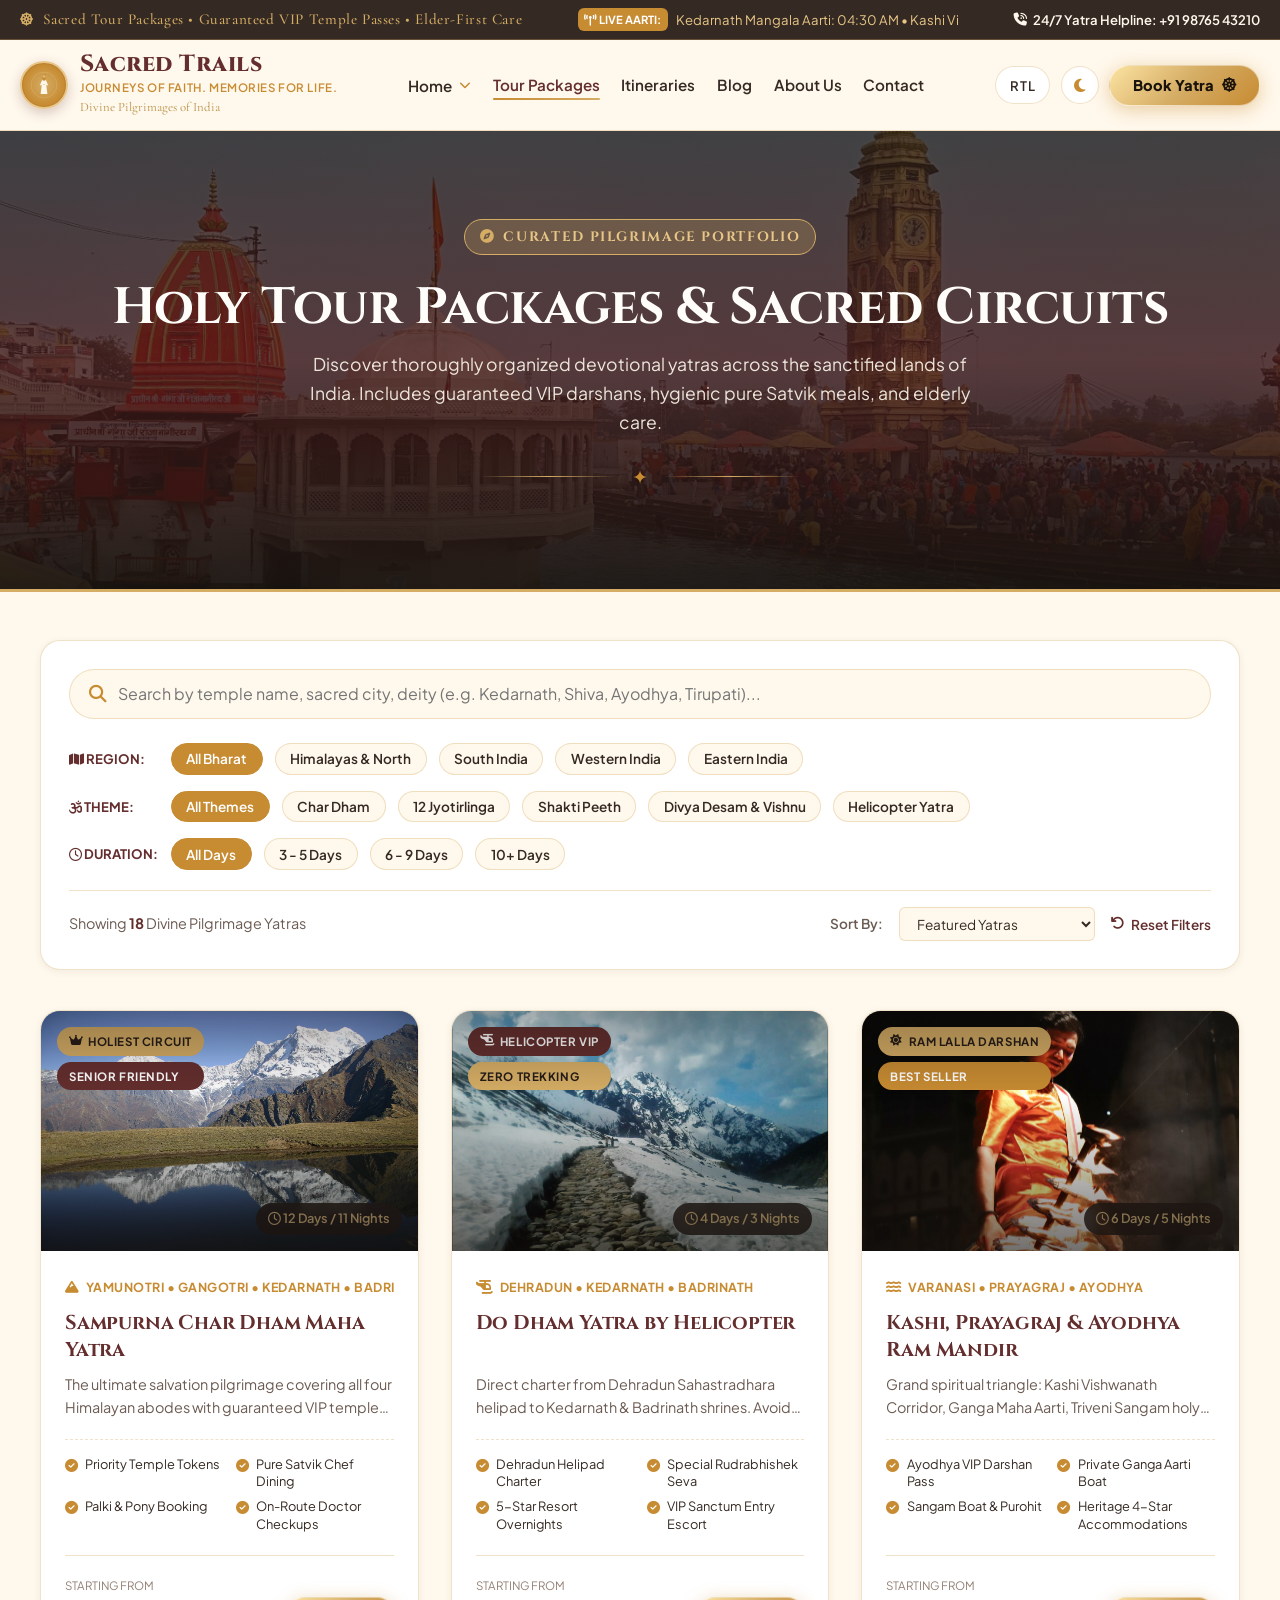
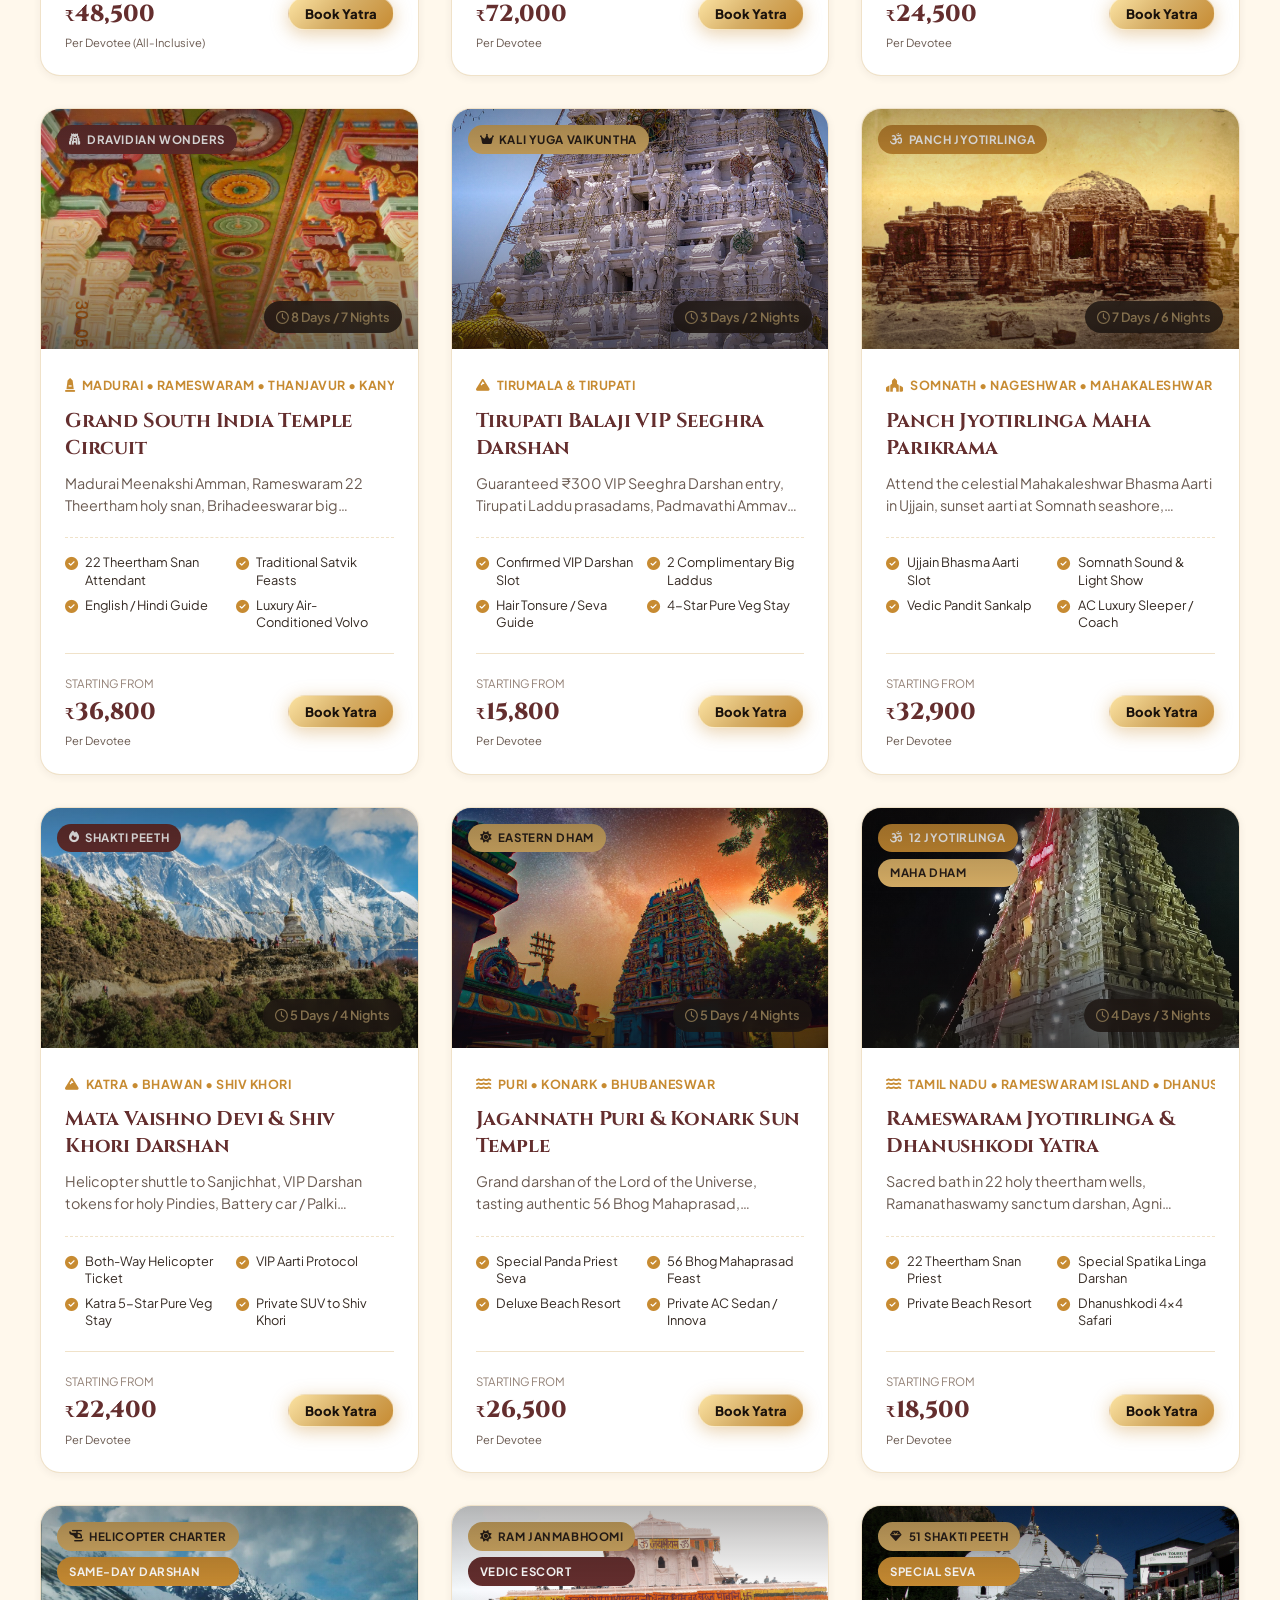
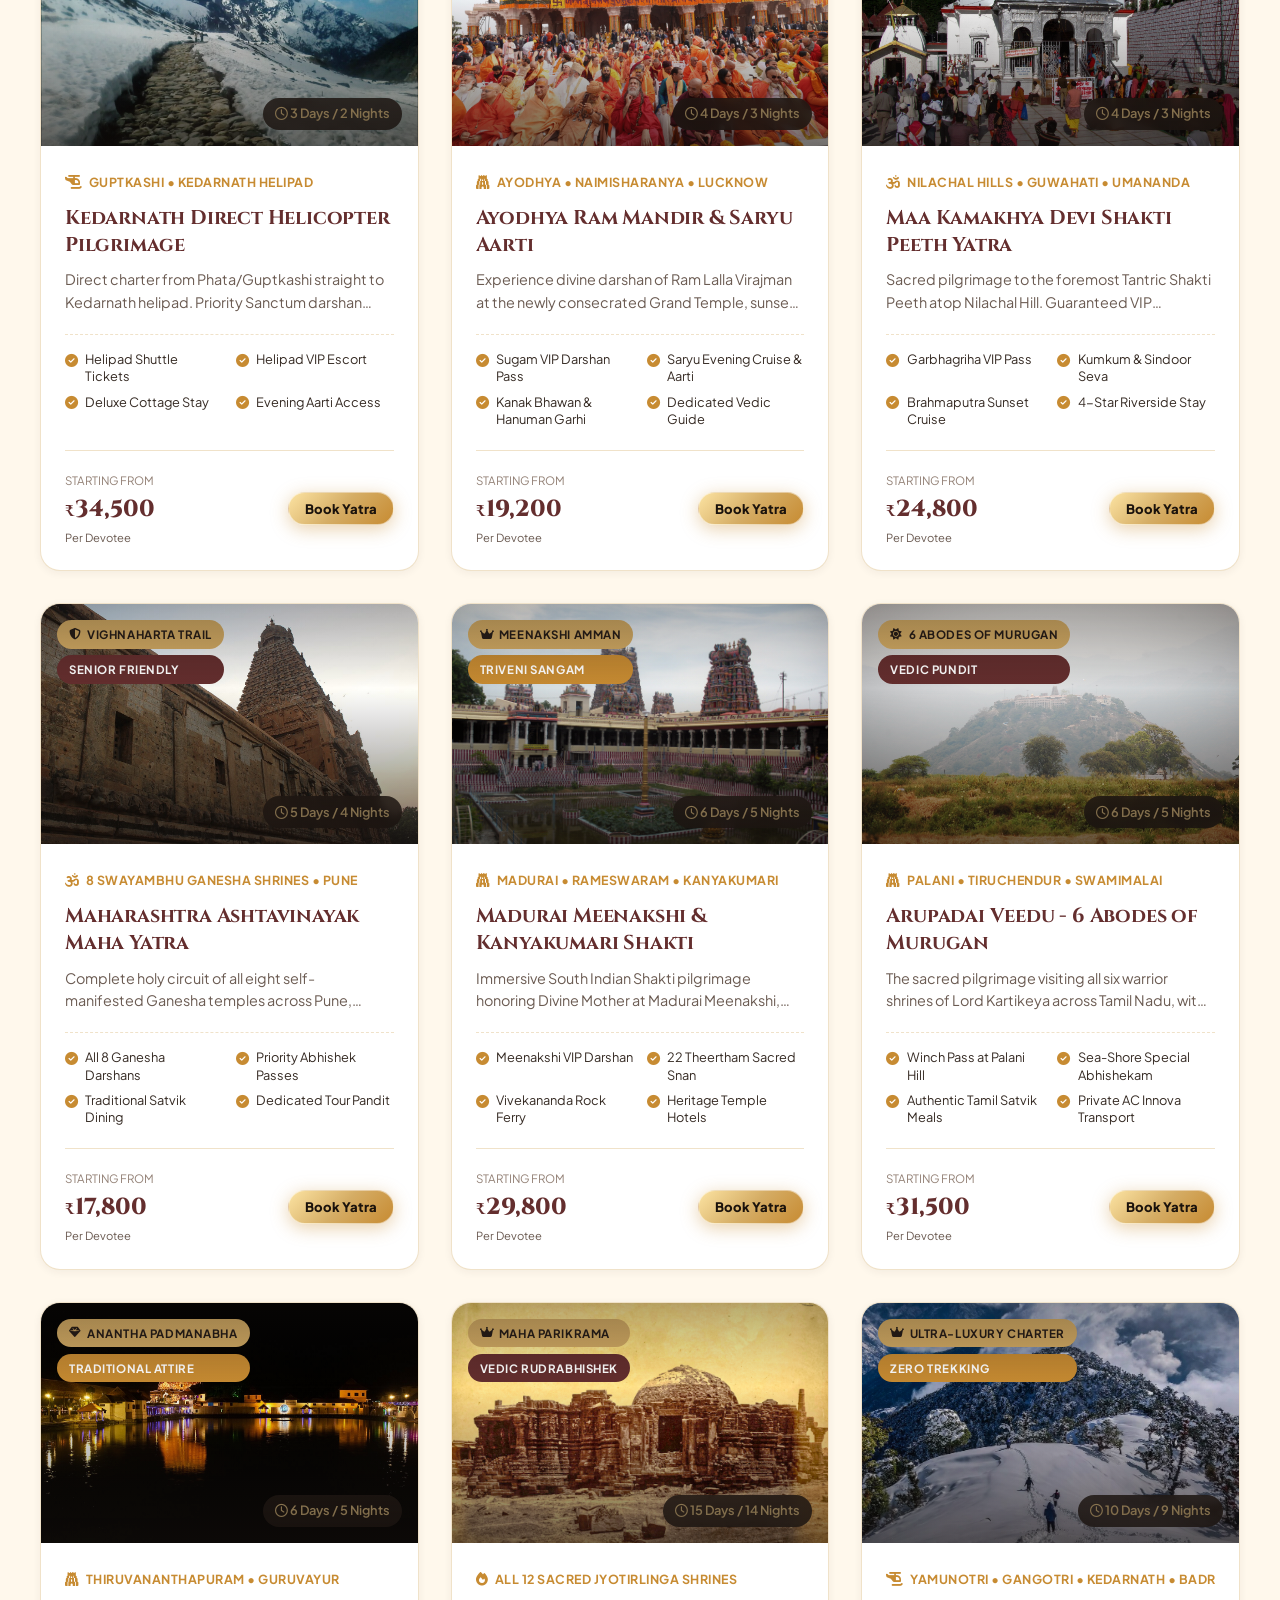
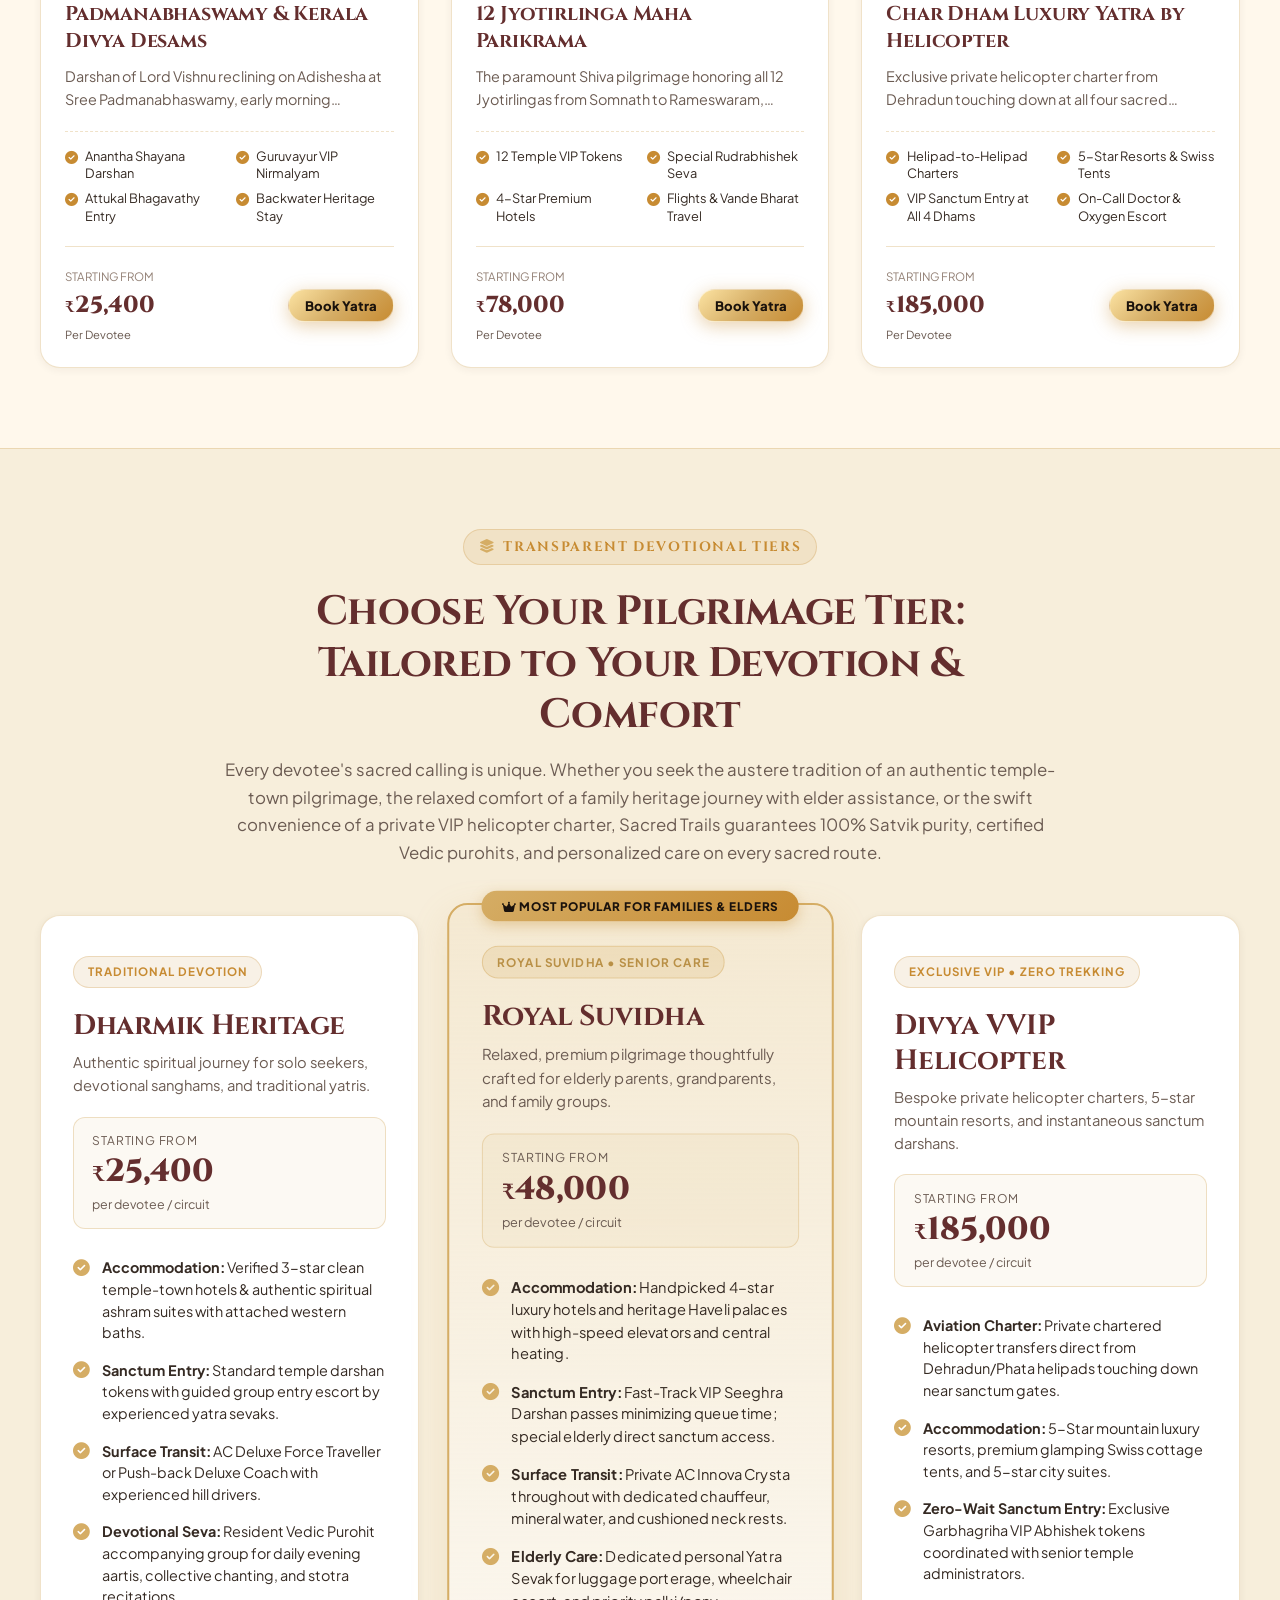
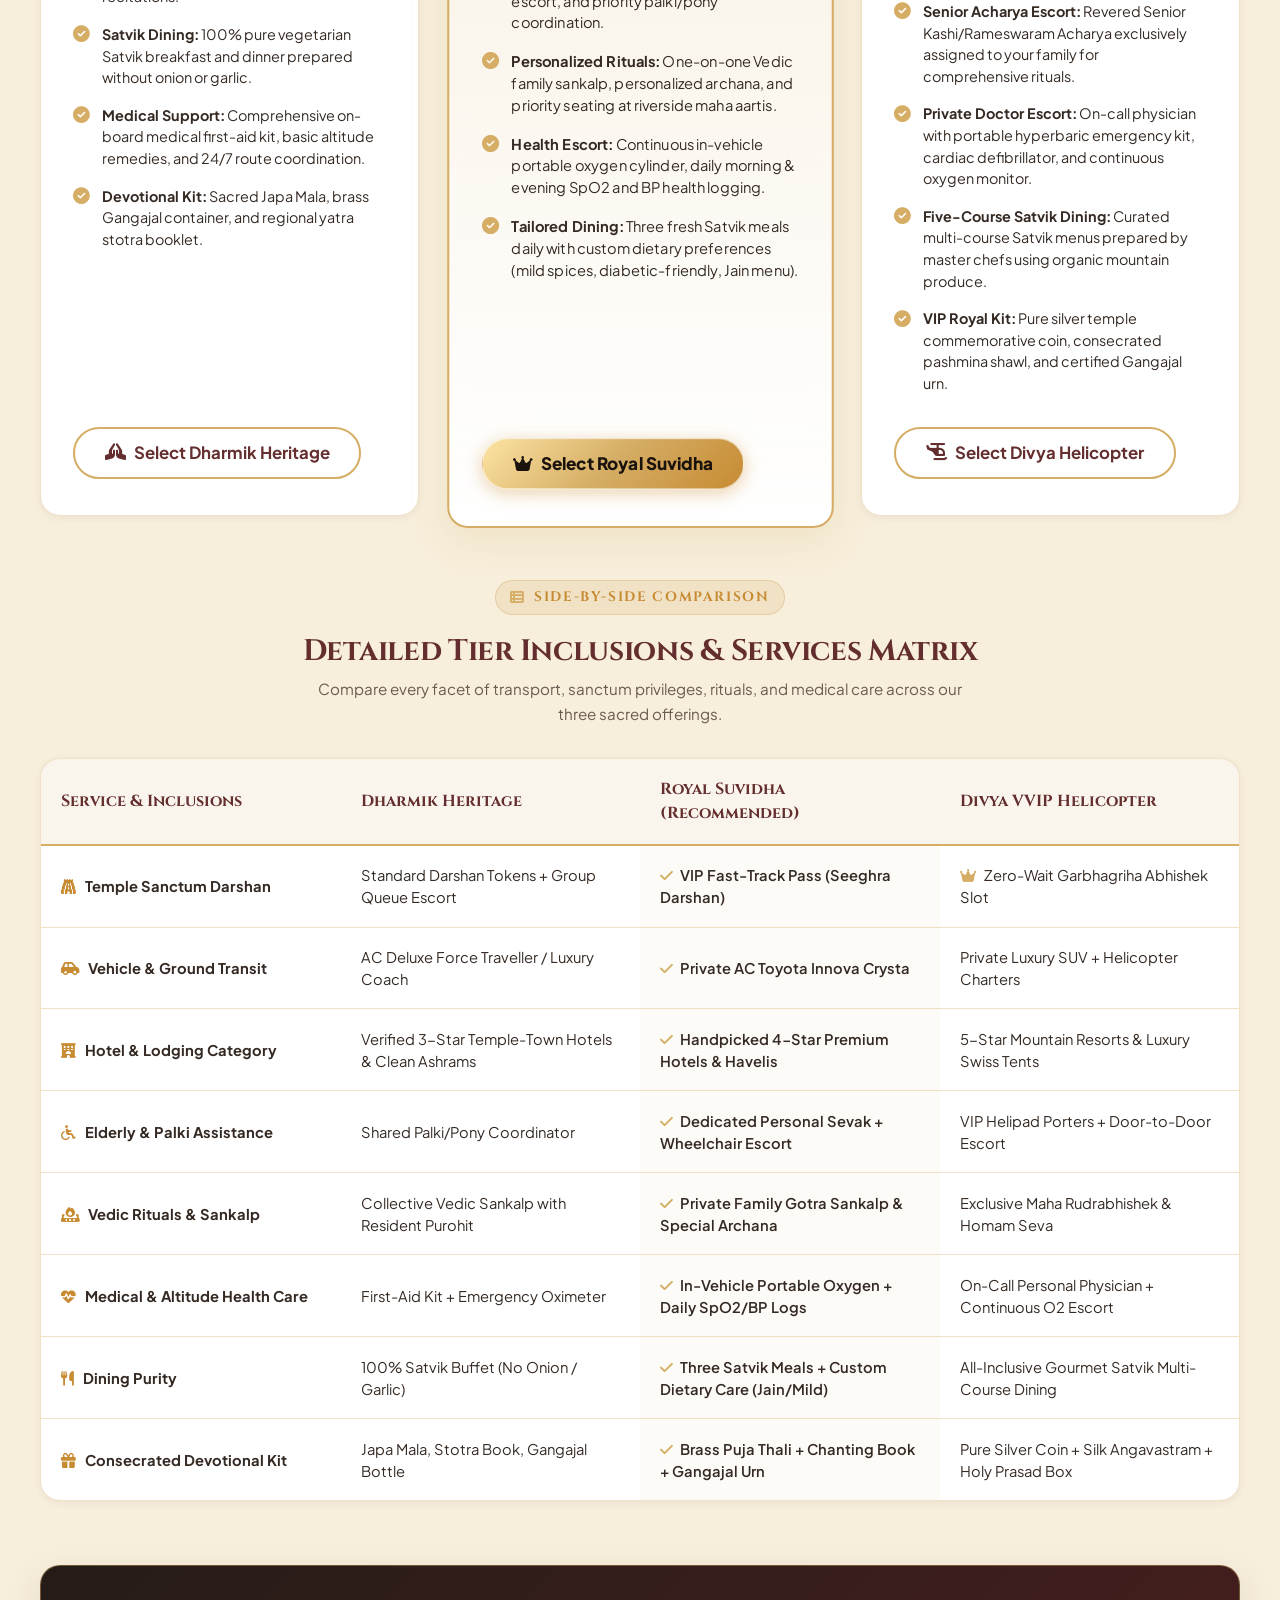
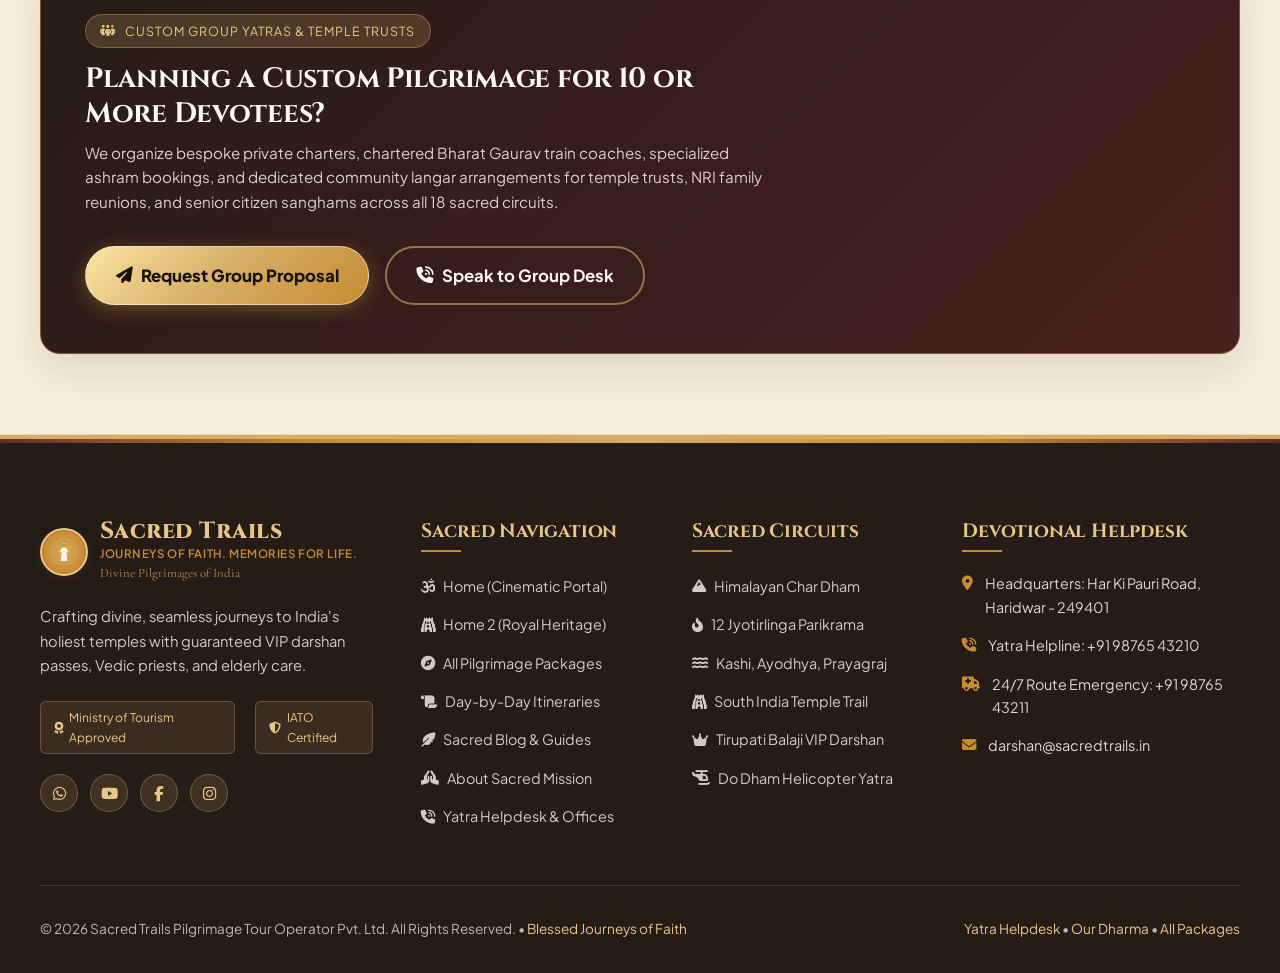
<file: tour-packages.html>
<!DOCTYPE html>

<html lang="en" dir="ltr" data-theme="light">

<head>

  <meta charset="UTF-8">

  <meta name="viewport" content="width=device-width, initial-scale=1.0">

  <title>Tour Packages | Sacred Trails - All-India Pilgrimage Circuits & Yatras</title>

  <meta name="description" content="Explore handcrafted Indian pilgrimage tour packages by Sacred Trails. Char Dham, 12 Jyotirlinga, Kashi-Ayodhya, Tirupati Balaji, and South India temple circuits with VIP Darshan.">

  

    <link rel="icon" type="image/svg+xml" href="images/favicon.svg">
  <link rel="icon" type="image/png" sizes="32x32" href="images/favicon-32x32.png">
  <link rel="icon" type="image/png" sizes="192x192" href="images/favicon-192x192.png">
  <link rel="apple-touch-icon" href="images/favicon-192x192.png">

  <link rel="preconnect" href="https://fonts.googleapis.com">

  <link rel="preconnect" href="https://fonts.gstatic.com" crossorigin>

  <link rel="stylesheet" href="https://cdnjs.cloudflare.com/ajax/libs/font-awesome/6.5.1/css/all.min.css">

  <link rel="stylesheet" href="css/style.css">

</head>

<body>



  <!-- Top Auspicious Status Bar -->

  <aside class="top-auspicious-bar" aria-label="Auspicious Status and Announcements">

    <div class="container-wide inner">

      <div class="auspicious-mantra">

        <i class="fas fa-dharmachakra"></i>

        <span class="mantra-text">Sacred Tour Packages &bull; Guaranteed VIP Temple Passes &bull; Elder-First Care</span>

      </div>



      <div class="aarti-ticker-wrapper">

        <span class="aarti-ticker-label"><i class="fas fa-broadcast-tower"></i> Live Aarti:</span>

        <div class="aarti-ticker-content">

          <span>Kedarnath Mangala Aarti: 04:30 AM</span> &bull; 

          <span>Kashi Vishwanath Shringar: 09:00 PM</span> &bull; 

          <span>Tirupati Suprabhatam: 03:00 AM</span> &bull; 

          <span>Badrinath Maha Abhishek: 05:00 AM</span> &bull; 

          <span>Meenakshi Amman Golden Chariot: 07:00 PM</span>

        </div>

      </div>



      <div class="top-bar-right">

        <a href="tel:+919876543210" class="top-bar-contact">

          <i class="fas fa-phone-volume"></i> 24/7 Yatra Helpline: +91 98765 43210

        </a>

      </div>

    </div>

  </aside>



  <!-- Sticky Main Navigation -->

  <header class="header-sticky">

    <div class="container-wide">

      <nav class="navbar" aria-label="Main Navigation">

        <a href="index.html" class="brand-logo" title="Sacred Trails - Home">
          <div class="brand-emblem" aria-hidden="true">
            <svg viewBox="0 0 100 100">
              <!-- Temple Spire, Sacred Sun & Kalasha Dhwaja Emblem -->
              <circle cx="50" cy="50" r="46" fill="none" stroke="#D5AD65" stroke-width="2.5"/>
              <path d="M50 16 L65 52 L50 48 L35 52 Z" fill="#FFF8EC"/>
              <path d="M42 50 L58 50 L62 82 L38 82 Z" fill="#FFF8EC"/>
              <circle cx="50" cy="28" r="7" fill="#C78B32"/>
              <line x1="50" y1="12" x2="50" y2="16" stroke="#D5AD65" stroke-width="2"/>
              <path d="M50 12 Q56 9 58 12 Q54 14 50 14" fill="#C78B32"/>
            </svg>
          </div>
          <div class="brand-text">
            <span class="brand-name">Sacred Trails</span>
            <span class="brand-tagline">Journeys of Faith. Memories for Life.</span>
            <span class="brand-sanskrit">Divine Pilgrimages of India</span>
          </div>
        </a>



        <ul class="nav-menu">

          <!-- Single Home Button with Dropdown displaying both Home options -->

          <li class="nav-dropdown-item">

            <button type="button" class="nav-link nav-dropdown-toggle" aria-expanded="false" id="homeDropdownBtn" aria-haspopup="true">

              <span>Home</span>

              <i class="fas fa-chevron-down dropdown-arrow"></i>

            </button>

            <div class="nav-dropdown-menu" id="homeDropdownMenu" role="menu" aria-labelledby="homeDropdownBtn">

              <a href="index.html" class="dropdown-link" role="menuitem">

                <div class="dropdown-icon"><i class="fas fa-mountain"></i></div>

                <div class="dropdown-text">

                  <span class="dropdown-title">Home 1 - Cinematic Portal</span>

                  <span class="dropdown-desc">Grand Himalayan & Char Dham Yatra Experience</span>

                </div>

              </a>

              <a href="home-2.html" class="dropdown-link" role="menuitem">

                <div class="dropdown-icon"><i class="fas fa-gopuram"></i></div>

                <div class="dropdown-text">

                  <span class="dropdown-title">Home 2 - Royal Heritage</span>

                  <span class="dropdown-desc">Ancient Architecture & Deity-wise Sacred Circuits</span>

                </div>

              </a>

            </div>

          </li>

          <li><a href="tour-packages.html" class="nav-link active">Tour Packages</a></li>

          <li><a href="itineraries.html" class="nav-link">Itineraries</a></li>
          <li><a href="blog.html" class="nav-link">Blog</a></li>

          <li><a href="about.html" class="nav-link">About Us</a></li>

          <li><a href="contact.html" class="nav-link">Contact</a></li>

        </ul>



        <div class="nav-actions">

          <button type="button" class="nav-btn rtl-toggle-btn" title="Toggle RTL / LTR layout" aria-label="Toggle RTL layout">

            <span class="rtl-name">RTL</span>

          </button>



          <button type="button" class="nav-btn theme-toggle-btn" title="Toggle Light / Dark Theme" aria-label="Toggle Theme">

            <i class="fas fa-moon"></i>

          </button>



          <button type="button" class="btn btn-gold nav-cta" data-open-modal="bookingModal">

            <span>Book Yatra</span>

            <i class="fas fa-dharmachakra"></i>

          </button>



          <button type="button" class="hamburger-btn" aria-label="Open Mobile Menu">

            <i class="fas fa-bars"></i>

          </button>

        </div>

      </nav>

    </div>

  </header>



  <!-- Mobile Drawer Backdrop & Menu -->

  <div class="mobile-nav-backdrop"></div>

  <aside class="mobile-nav-drawer" aria-label="Mobile Navigation Menu">

    <div class="mobile-drawer-header">

      <a href="index.html" class="brand-logo" title="Sacred Trails - Home">
        <div class="brand-emblem" aria-hidden="true">
          <svg viewBox="0 0 100 100">
            <circle cx="50" cy="50" r="46" fill="none" stroke="#D5AD65" stroke-width="2.5"/>
            <path d="M50 16 L65 52 L50 48 L35 52 Z" fill="#FFF8EC"/>
            <path d="M42 50 L58 50 L62 82 L38 82 Z" fill="#FFF8EC"/>
            <circle cx="50" cy="28" r="7" fill="#C78B32"/>
            <line x1="50" y1="12" x2="50" y2="16" stroke="#D5AD65" stroke-width="2"/>
            <path d="M50 12 Q56 9 58 12 Q54 14 50 14" fill="#C78B32"/>
          </svg>
        </div>
        <div class="brand-text">
          <span class="brand-name">Sacred Trails</span>
          <span class="brand-tagline">Journeys of Faith. Memories for Life.</span>
          <span class="brand-sanskrit">Divine Pilgrimages of India</span>
        </div>
      </a>

      <button type="button" class="mobile-drawer-close" aria-label="Close Mobile Menu">

        <i class="fas fa-times"></i>

      </button>

    </div>



    <nav class="mobile-nav-links">

      <!-- Single Mobile Home Button expanding to both Home options -->

      <div class="mobile-dropdown-wrap">

        <button type="button" class="mobile-dropdown-btn" aria-expanded="false">

          <span>Home</span>

          <i class="fas fa-chevron-down dropdown-arrow"></i>

        </button>

        <div class="mobile-dropdown-sub">

          <a href="index.html" class="mobile-sub-link">

            <i class="fas fa-mountain" style="color:var(--color-saffron);"></i>

            <span>Home 1 (Cinematic Portal)</span>

          </a>

          <a href="home-2.html" class="mobile-sub-link">

            <i class="fas fa-gopuram" style="color:var(--color-gold);"></i>

            <span>Home 2 (Royal Heritage)</span>

          </a>

        </div>

      </div>

      <a href="tour-packages.html" class="mobile-nav-link active"><span>Tour Packages</span> <i class="fas fa-chevron-right"></i></a>

      <a href="itineraries.html" class="mobile-nav-link"><span>Sacred Itineraries</span> <i class="fas fa-chevron-right"></i></a>
      <a href="blog.html" class="mobile-nav-link"><span>Blog &amp; Yatra Guides</span> <i class="fas fa-chevron-right"></i></a>

      <a href="about.html" class="mobile-nav-link"><span>About Us</span> <i class="fas fa-chevron-right"></i></a>

      <a href="contact.html" class="mobile-nav-link"><span>Contact & Helpdesk</span> <i class="fas fa-chevron-right"></i></a>

    </nav>



    <div class="mobile-drawer-controls">

      <button type="button" class="nav-btn rtl-toggle-btn" style="width:100%; justify-content:center;">

        <span class="rtl-name">RTL</span>

      </button>

      <button type="button" class="nav-btn theme-toggle-btn" style="width:100%; justify-content:center;">

        <i class="fas fa-moon"></i>

      </button>

      <button type="button" class="btn btn-gold" data-open-modal="bookingModal" style="width:100%;">

        <span>Book Yatra Now</span> <i class="fas fa-dharmachakra"></i>

      </button>

    </div>

  </aside>



  <!-- PAGE HERO BANNER -->

  <header class="page-hero">

    <div class="hero-bg-layer">

      <img src="images/hero-packages.jpg" alt="Sacred Pilgrimage Destinations" class="hero-bg-img" onerror="this.src='images/hero-2.jpg'">

    </div>

    <div class="hero-overlay-gradient"></div>

    <div class="container">

      <span class="section-tag" style="background: rgba(213, 173, 101, 0.25); border-color: var(--color-gold); color: var(--color-gold-light);">

        <i class="fas fa-compass"></i> Curated Pilgrimage Portfolio

      </span>

      <h1 style="font-size: clamp(2.2rem, 4vw, 3.4rem); color: #FFFDF9; margin: 0.6rem 0;">

        Holy Tour Packages & Sacred Circuits

      </h1>

      <p style="max-width: 680px; margin: 0 auto; color: rgba(255, 248, 236, 0.9); font-size: 1.1rem;">

        Discover thoroughly organized devotional yatras across the sanctified lands of India. Includes guaranteed VIP darshans, hygienic pure Satvik meals, and elderly care.

      </p>

      <div class="devotional-divider"><span class="symbol">✦</span></div>

    </div>

  </header>



  <!-- MULTI-FILTER & LIVE SEARCH SECTION -->

  <main class="container packages-filter-area" style="margin-top: 3rem; margin-bottom: 5rem;">

    <div class="filter-wrapper">

      <!-- Search Bar -->

      <div class="search-input-box">

        <i class="fas fa-search"></i>

        <input type="text" id="yatraSearchInput" placeholder="Search by temple name, sacred city, deity (e.g. Kedarnath, Shiva, Ayodhya, Tirupati)..." aria-label="Search Yatras">

      </div>



      <div class="filter-categories">

        <!-- Filter 1: By Region -->

        <div class="filter-group-row">

          <span class="filter-group-title"><i class="fas fa-map"></i> Region:</span>

          <button type="button" class="filter-chip active" data-filter-region="all">All Bharat</button>

          <button type="button" class="filter-chip" data-filter-region="himalayas">Himalayas & North</button>

          <button type="button" class="filter-chip" data-filter-region="south">South India</button>

          <button type="button" class="filter-chip" data-filter-region="west">Western India</button>

          <button type="button" class="filter-chip" data-filter-region="east">Eastern India</button>

        </div>



        <!-- Filter 2: By Theme -->

        <div class="filter-group-row">

          <span class="filter-group-title"><i class="fas fa-om"></i> Theme:</span>

          <button type="button" class="filter-chip active" data-filter-theme="all">All Themes</button>

          <button type="button" class="filter-chip" data-filter-theme="chardham">Char Dham</button>

          <button type="button" class="filter-chip" data-filter-theme="jyotirlinga">12 Jyotirlinga</button>

          <button type="button" class="filter-chip" data-filter-theme="shakti">Shakti Peeth</button>

          <button type="button" class="filter-chip" data-filter-theme="divyadesam">Divya Desam & Vishnu</button>

          <button type="button" class="filter-chip" data-filter-theme="helicopter">Helicopter Yatra</button>

        </div>



        <!-- Filter 3: By Duration -->

        <div class="filter-group-row">

          <span class="filter-group-title"><i class="far fa-clock"></i> Duration:</span>

          <button type="button" class="filter-chip active" data-filter-duration="all">All Days</button>

          <button type="button" class="filter-chip" data-filter-duration="short">3 - 5 Days</button>

          <button type="button" class="filter-chip" data-filter-duration="medium">6 - 9 Days</button>

          <button type="button" class="filter-chip" data-filter-duration="long">10+ Days</button>

        </div>

      </div>



      <!-- Filter Status Bar & Sort -->

      <div class="filter-status-bar">

        <div>

          Showing <strong id="filteredCount" style="color:var(--color-maroon);">18</strong> Divine Pilgrimage Yatras

        </div>



        <div style="display:flex; align-items:center; gap: 0.75rem 1rem; flex-wrap: wrap;">

          <label for="yatraSortSelect" style="font-weight:600; font-size:0.85rem;">Sort By:</label>

          <select id="yatraSortSelect" style="background:var(--bg-page); border:1px solid var(--border-light); padding:0.4rem 0.8rem; border-radius:var(--radius-sm); font-size:0.85rem; color:var(--text-main); outline:none;">

            <option value="featured">Featured Yatras</option>

            <option value="price-asc">Price: Low to High</option>

            <option value="price-desc">Price: High to Low</option>

            <option value="duration-asc">Duration: Short to Long</option>

            <option value="duration-desc">Duration: Long to Short</option>

          </select>



          <button type="button" id="resetFiltersBtn" class="btn-reset">

            <i class="fas fa-undo"></i> Reset Filters

          </button>

        </div>

      </div>

    </div>



    <!-- PACKAGES GRID -->

    <div class="packages-grid">

<article class="package-card" data-region="himalayas" data-theme-type="chardham" data-duration-type="long" data-price="48500" data-days="12">

        <div class="package-media video-hover-enabled">

          <a href="itineraries.html#circuit-chardham" class="package-media-link" title="View Sampurna Char Dham Itinerary">

            <img src="images/packages/chardham.jpg" alt="Char Dham Yatra" class="package-img"

                 onerror="this.src='images/destinations/kedarnath.jpg'">

            <video class="package-hover-video" muted loop playsinline preload="metadata">

              <source src="videos/chardham.webm" type="video/webm">

            </video>

          </a>

          <div class="package-badge-wrap">

            <span class="badge badge-gold"><i class="fas fa-crown"></i> Holiest Circuit</span>

            <span class="badge badge-maroon">Senior Friendly</span>

          </div>

          <div class="video-preview-pill" role="button" tabindex="0" title="Devotional Video Preview">

            <span class="preview-pulse-dot"></span>

            <span class="preview-text"></span>

            <i class="fas fa-video preview-icon"></i>

          </div>

          <button type="button" class="video-sound-toggle" aria-label="Toggle video sound" title="Sound Muted (Click to Unmute)">

            <i class="fas fa-volume-mute"></i>

          </button>

          <span class="package-duration-pill"><i class="far fa-clock"></i> 12 Days / 11 Nights</span>

          <div class="video-progress-track">

            <div class="video-progress-bar"></div>

          </div>

        </div>

        <div class="package-body">

          <span class="package-destination"><i class="fas fa-mountain"></i> Yamunotri &bull; Gangotri &bull; Kedarnath &bull; Badrinath</span>

          <h3 class="package-title"><a href="itineraries.html#circuit-chardham">Sampurna Char Dham Maha Yatra</a></h3>

          <p class="package-desc">

            The ultimate salvation pilgrimage covering all four Himalayan abodes with guaranteed VIP temple tokens, oxygen kits, luxury tempo travelers, and Vedic priests.

          </p>

          <div class="package-features">

            <span class="feature-item"><i class="fas fa-check-circle"></i> Priority Temple Tokens</span>

            <span class="feature-item"><i class="fas fa-check-circle"></i> Pure Satvik Chef Dining</span>

            <span class="feature-item"><i class="fas fa-check-circle"></i> Palki & Pony Booking</span>

            <span class="feature-item"><i class="fas fa-check-circle"></i> On-Route Doctor Checkups</span>

          </div>

          <div class="package-footer">

            <div class="price-box">

              <span class="price-label">Starting From</span>

              <span class="price-val">₹48,500</span>

              <span class="price-tax">Per Devotee (All-Inclusive)</span>

            </div>

            <button type="button" class="btn btn-gold btn-sm" data-open-modal="bookingModal" data-package="Sampurna Char Dham Maha Yatra">

              Book Yatra

            </button>

          </div>

        </div>

      </article>

<article class="package-card" data-region="himalayas" data-theme-type="chardham helicopter" data-duration-type="short" data-price="72000" data-days="4">

        <div class="package-media video-hover-enabled">

          <a href="itineraries.html#circuit-dndham" class="package-media-link" title="View Do Dham Helicopter Itinerary">

            <img src="images/packages/helicopter-yatra.jpg" alt="Do Dham Helicopter" class="package-img"

                 onerror="this.src='images/destinations/badrinath.jpg'">

            <video class="package-hover-video" muted loop playsinline preload="metadata">

              <source src="videos/helicopter.webm" type="video/webm">

            </video>

          </a>

          <div class="package-badge-wrap">

            <span class="badge badge-maroon"><i class="fas fa-helicopter"></i> Helicopter VIP</span>

            <span class="badge badge-gold">Zero Trekking</span>

          </div>

          <div class="video-preview-pill" role="button" tabindex="0" title="Devotional Video Preview">

            <span class="preview-pulse-dot"></span>

            <span class="preview-text"></span>

            <i class="fas fa-video preview-icon"></i>

          </div>

          <button type="button" class="video-sound-toggle" aria-label="Toggle video sound" title="Sound Muted (Click to Unmute)">

            <i class="fas fa-volume-mute"></i>

          </button>

          <span class="package-duration-pill"><i class="far fa-clock"></i> 4 Days / 3 Nights</span>

          <div class="video-progress-track">

            <div class="video-progress-bar"></div>

          </div>

        </div>

        <div class="package-body">

          <span class="package-destination"><i class="fas fa-helicopter"></i> Dehradun &bull; Kedarnath &bull; Badrinath</span>

          <h3 class="package-title"><a href="itineraries.html#circuit-dndham">Do Dham Yatra by Helicopter</a></h3>

          <p class="package-desc">

            Direct charter from Dehradun Sahastradhara helipad to Kedarnath & Badrinath shrines. Avoid arduous mountain treks and enjoy luxury resort stays.

          </p>

          <div class="package-features">

            <span class="feature-item"><i class="fas fa-check-circle"></i> Dehradun Helipad Charter</span>

            <span class="feature-item"><i class="fas fa-check-circle"></i> Special Rudrabhishek Seva</span>

            <span class="feature-item"><i class="fas fa-check-circle"></i> 5-Star Resort Overnights</span>

            <span class="feature-item"><i class="fas fa-check-circle"></i> VIP Sanctum Entry Escort</span>

          </div>

          <div class="package-footer">

            <div class="price-box">

              <span class="price-label">Starting From</span>

              <span class="price-val">₹72,000</span>

              <span class="price-tax">Per Devotee</span>

            </div>

            <button type="button" class="btn btn-gold btn-sm" data-open-modal="bookingModal" data-package="Do Dham Yatra by Helicopter">

              Book Yatra

            </button>

          </div>

        </div>

      </article>

<article class="package-card" data-region="north" data-theme-type="divyadesam" data-duration-type="medium" data-price="24500" data-days="6">

        <div class="package-media video-hover-enabled">

          <a href="itineraries.html#circuit-kashi" class="package-media-link" title="View Kashi Ayodhya Itinerary">

            <img src="images/packages/kashi-ayodhya.jpg" alt="Kashi Ayodhya Trail" class="package-img"

                 onerror="this.src='images/destinations/ayodhya.jpg'">

            <video class="package-hover-video" muted loop playsinline preload="metadata">

              <source src="videos/kashi.webm" type="video/webm">

            </video>

          </a>

          <div class="package-badge-wrap">

            <span class="badge badge-gold"><i class="fas fa-sun"></i> Ram Lalla Darshan</span>

            <span class="badge badge-saffron">Best Seller</span>

          </div>

          <div class="video-preview-pill" role="button" tabindex="0" title="Devotional Video Preview">

            <span class="preview-pulse-dot"></span>

            <span class="preview-text"></span>

            <i class="fas fa-video preview-icon"></i>

          </div>

          <button type="button" class="video-sound-toggle" aria-label="Toggle video sound" title="Sound Muted (Click to Unmute)">

            <i class="fas fa-volume-mute"></i>

          </button>

          <span class="package-duration-pill"><i class="far fa-clock"></i> 6 Days / 5 Nights</span>

          <div class="video-progress-track">

            <div class="video-progress-bar"></div>

          </div>

        </div>

        <div class="package-body">

          <span class="package-destination"><i class="fas fa-water"></i> Varanasi &bull; Prayagraj &bull; Ayodhya</span>

          <h3 class="package-title"><a href="itineraries.html#circuit-kashi">Kashi, Prayagraj & Ayodhya Ram Mandir</a></h3>

          <p class="package-desc">

            Grand spiritual triangle: Kashi Vishwanath Corridor, Ganga Maha Aarti, Triveni Sangam holy snan, and tears of joy before Ram Lalla in Ayodhya.

          </p>

          <div class="package-features">

            <span class="feature-item"><i class="fas fa-check-circle"></i> Ayodhya VIP Darshan Pass</span>

            <span class="feature-item"><i class="fas fa-check-circle"></i> Private Ganga Aarti Boat</span>

            <span class="feature-item"><i class="fas fa-check-circle"></i> Sangam Boat & Purohit</span>

            <span class="feature-item"><i class="fas fa-check-circle"></i> Heritage 4-Star Accommodations</span>

          </div>

          <div class="package-footer">

            <div class="price-box">

              <span class="price-label">Starting From</span>

              <span class="price-val">₹24,500</span>

              <span class="price-tax">Per Devotee</span>

            </div>

            <button type="button" class="btn btn-gold btn-sm" data-open-modal="bookingModal" data-package="Kashi, Prayagraj & Ayodhya Ram Mandir">

              Book Yatra

            </button>

          </div>

        </div>

      </article>

<article class="package-card" data-region="south" data-theme-type="divyadesam" data-duration-type="medium" data-price="36800" data-days="8">

        <div class="package-media video-hover-enabled">

          <a href="itineraries.html#circuit-south" class="package-media-link" title="View Grand South India Itinerary">

            <img src="images/packages/south-india.jpg" alt="South India Temple Circuit" class="package-img"

                 onerror="this.src='images/destinations/madurai.jpg'">

            <video class="package-hover-video" muted loop playsinline preload="metadata">

              <source src="videos/south-india.webm" type="video/webm">

            </video>

          </a>

          <div class="package-badge-wrap">

            <span class="badge badge-maroon"><i class="fas fa-gopuram"></i> Dravidian Wonders</span>

          </div>

          <div class="video-preview-pill" role="button" tabindex="0" title="Devotional Video Preview">

            <span class="preview-pulse-dot"></span>

            <span class="preview-text"></span>

            <i class="fas fa-video preview-icon"></i>

          </div>

          <button type="button" class="video-sound-toggle" aria-label="Toggle video sound" title="Sound Muted (Click to Unmute)">

            <i class="fas fa-volume-mute"></i>

          </button>

          <span class="package-duration-pill"><i class="far fa-clock"></i> 8 Days / 7 Nights</span>

          <div class="video-progress-track">

            <div class="video-progress-bar"></div>

          </div>

        </div>

        <div class="package-body">

          <span class="package-destination"><i class="fas fa-monument"></i> Madurai &bull; Rameswaram &bull; Thanjavur &bull; Kanyakumari</span>

          <h3 class="package-title"><a href="itineraries.html#circuit-south">Grand South India Temple Circuit</a></h3>

          <p class="package-desc">

            Madurai Meenakshi Amman, Rameswaram 22 Theertham holy snan, Brihadeeswarar big temple, and sunset at Kanyakumari Triveni ocean confluence.

          </p>

          <div class="package-features">

            <span class="feature-item"><i class="fas fa-check-circle"></i> 22 Theertham Snan Attendant</span>

            <span class="feature-item"><i class="fas fa-check-circle"></i> Traditional Satvik Feasts</span>

            <span class="feature-item"><i class="fas fa-check-circle"></i> English / Hindi Guide</span>

            <span class="feature-item"><i class="fas fa-check-circle"></i> Luxury Air-Conditioned Volvo</span>

          </div>

          <div class="package-footer">

            <div class="price-box">

              <span class="price-label">Starting From</span>

              <span class="price-val">₹36,800</span>

              <span class="price-tax">Per Devotee</span>

            </div>

            <button type="button" class="btn btn-gold btn-sm" data-open-modal="bookingModal" data-package="Grand South India Temple Circuit">

              Book Yatra

            </button>

          </div>

        </div>

      </article>

<article class="package-card" data-region="south" data-theme-type="divyadesam" data-duration-type="short" data-price="15800" data-days="3">

        <div class="package-media video-hover-enabled">

          <a href="itineraries.html#circuit-tirupati" class="package-media-link" title="View Tirupati Balaji Itinerary">

            <img src="images/packages/tirupati-special.jpg" alt="Tirupati Balaji" class="package-img"

                 onerror="this.src='images/destinations/tirupati.jpg'">

            <video class="package-hover-video" muted loop playsinline preload="metadata">

              <source src="videos/tirupati.webm" type="video/webm">

            </video>

          </a>

          <div class="package-badge-wrap">

            <span class="badge badge-gold"><i class="fas fa-crown"></i> Kali Yuga Vaikuntha</span>

          </div>

          <div class="video-preview-pill" role="button" tabindex="0" title="Devotional Video Preview">

            <span class="preview-pulse-dot"></span>

            <span class="preview-text"></span>

            <i class="fas fa-video preview-icon"></i>

          </div>

          <button type="button" class="video-sound-toggle" aria-label="Toggle video sound" title="Sound Muted (Click to Unmute)">

            <i class="fas fa-volume-mute"></i>

          </button>

          <span class="package-duration-pill"><i class="far fa-clock"></i> 3 Days / 2 Nights</span>

          <div class="video-progress-track">

            <div class="video-progress-bar"></div>

          </div>

        </div>

        <div class="package-body">

          <span class="package-destination"><i class="fas fa-mountain"></i> Tirumala & Tirupati</span>

          <h3 class="package-title"><a href="itineraries.html#circuit-tirupati">Tirupati Balaji VIP Seeghra Darshan</a></h3>

          <p class="package-desc">

            Guaranteed ₹300 VIP Seeghra Darshan entry, Tirupati Laddu prasadams, Padmavathi Ammavari temple visit, and seamless hotel-to-temple private car.

          </p>

          <div class="package-features">

            <span class="feature-item"><i class="fas fa-check-circle"></i> Confirmed VIP Darshan Slot</span>

            <span class="feature-item"><i class="fas fa-check-circle"></i> 2 Complimentary Big Laddus</span>

            <span class="feature-item"><i class="fas fa-check-circle"></i> Hair Tonsure / Seva Guide</span>

            <span class="feature-item"><i class="fas fa-check-circle"></i> 4-Star Pure Veg Stay</span>

          </div>

          <div class="package-footer">

            <div class="price-box">

              <span class="price-label">Starting From</span>

              <span class="price-val">₹15,800</span>

              <span class="price-tax">Per Devotee</span>

            </div>

            <button type="button" class="btn btn-gold btn-sm" data-open-modal="bookingModal" data-package="Tirupati Balaji VIP Seeghra Darshan">

              Book Yatra

            </button>

          </div>

        </div>

      </article>

<article class="package-card" data-region="west" data-theme-type="jyotirlinga" data-duration-type="medium" data-price="32900" data-days="7">

        <div class="package-media video-hover-enabled">

          <a href="itineraries.html#circuit-jyotirlinga" class="package-media-link" title="View Jyotirlinga Yatra Details">

            <img src="images/packages/jyotirlinga.jpg" alt="Jyotirlinga Parikrama" class="package-img"

                 onerror="this.src='images/destinations/varanasi.jpg'">

            <video class="package-hover-video" muted loop playsinline preload="metadata">

              <source src="videos/jyotirlinga.webm" type="video/webm">

            </video>

          </a>

          <div class="package-badge-wrap">

            <span class="badge badge-saffron"><i class="fas fa-om"></i> Panch Jyotirlinga</span>

          </div>

          <div class="video-preview-pill" role="button" tabindex="0" title="Devotional Video Preview">

            <span class="preview-pulse-dot"></span>

            <span class="preview-text"></span>

            <i class="fas fa-video preview-icon"></i>

          </div>

          <button type="button" class="video-sound-toggle" aria-label="Toggle video sound" title="Sound Muted (Click to Unmute)">

            <i class="fas fa-volume-mute"></i>

          </button>

          <span class="package-duration-pill"><i class="far fa-clock"></i> 7 Days / 6 Nights</span>

          <div class="video-progress-track">

            <div class="video-progress-bar"></div>

          </div>

        </div>

        <div class="package-body">

          <span class="package-destination"><i class="fas fa-place-of-worship"></i> Somnath &bull; Nageshwar &bull; Mahakaleshwar &bull; Omkareshwar</span>

          <h3 class="package-title"><a href="itineraries.html#circuit-jyotirlinga">Panch Jyotirlinga Maha Parikrama</a></h3>

          <p class="package-desc">

            Attend the celestial Mahakaleshwar Bhasma Aarti in Ujjain, sunset aarti at Somnath seashore, Dwarka Krishna temple, and holy Narmada parikrama.

          </p>

          <div class="package-features">

            <span class="feature-item"><i class="fas fa-check-circle"></i> Ujjain Bhasma Aarti Slot</span>

            <span class="feature-item"><i class="fas fa-check-circle"></i> Somnath Sound & Light Show</span>

            <span class="feature-item"><i class="fas fa-check-circle"></i> Vedic Pandit Sankalp</span>

            <span class="feature-item"><i class="fas fa-check-circle"></i> AC Luxury Sleeper / Coach</span>

          </div>

          <div class="package-footer">

            <div class="price-box">

              <span class="price-label">Starting From</span>

              <span class="price-val">₹32,900</span>

              <span class="price-tax">Per Devotee</span>

            </div>

            <button type="button" class="btn btn-gold btn-sm" data-open-modal="bookingModal" data-package="Panch Jyotirlinga Maha Parikrama">

              Book Yatra

            </button>

          </div>

        </div>

      </article>

<article class="package-card" data-region="himalayas" data-theme-type="shakti" data-duration-type="short" data-price="22400" data-days="5">

        <div class="package-media video-hover-enabled">

          <a href="itineraries.html#circuit-dndham" class="package-media-link" title="View Vaishno Devi Yatra Details">

            <img src="images/packages/vaishnodevi.jpg" alt="Vaishno Devi" class="package-img"

                 onerror="this.src='images/destinations/kedarnath.jpg'">

            <video class="package-hover-video" muted loop playsinline preload="metadata">

              <source src="videos/vaishnodevi.webm" type="video/webm">

            </video>

          </a>

          <div class="package-badge-wrap">

            <span class="badge badge-maroon"><i class="fas fa-fire"></i> Shakti Peeth</span>

          </div>

          <div class="video-preview-pill" role="button" tabindex="0" title="Devotional Video Preview">

            <span class="preview-pulse-dot"></span>

            <span class="preview-text"></span>

            <i class="fas fa-video preview-icon"></i>

          </div>

          <button type="button" class="video-sound-toggle" aria-label="Toggle video sound" title="Sound Muted (Click to Unmute)">

            <i class="fas fa-volume-mute"></i>

          </button>

          <span class="package-duration-pill"><i class="far fa-clock"></i> 5 Days / 4 Nights</span>

          <div class="video-progress-track">

            <div class="video-progress-bar"></div>

          </div>

        </div>

        <div class="package-body">

          <span class="package-destination"><i class="fas fa-mountain"></i> Katra &bull; Bhawan &bull; Shiv Khori</span>

          <h3 class="package-title"><a href="itineraries.html#circuit-dndham">Mata Vaishno Devi & Shiv Khori Darshan</a></h3>

          <p class="package-desc">

            Helicopter shuttle to Sanjichhat, VIP Darshan tokens for holy Pindies, Battery car / Palki assistance, and mystical Shiva cave of Shiv Khori.

          </p>

          <div class="package-features">

            <span class="feature-item"><i class="fas fa-check-circle"></i> Both-Way Helicopter Ticket</span>

            <span class="feature-item"><i class="fas fa-check-circle"></i> VIP Aarti Protocol</span>

            <span class="feature-item"><i class="fas fa-check-circle"></i> Katra 5-Star Pure Veg Stay</span>

            <span class="feature-item"><i class="fas fa-check-circle"></i> Private SUV to Shiv Khori</span>

          </div>

          <div class="package-footer">

            <div class="price-box">

              <span class="price-label">Starting From</span>

              <span class="price-val">₹22,400</span>

              <span class="price-tax">Per Devotee</span>

            </div>

            <button type="button" class="btn btn-gold btn-sm" data-open-modal="bookingModal" data-package="Mata Vaishno Devi & Shiv Khori Darshan">

              Book Yatra

            </button>

          </div>

        </div>

      </article>

<article class="package-card" data-region="east" data-theme-type="divyadesam" data-duration-type="short" data-price="26500" data-days="5">

        <div class="package-media video-hover-enabled">

          <a href="itineraries.html#circuit-kashi" class="package-media-link" title="View Jagannath Puri Yatra Details">

            <img src="images/packages/puri.jpg" alt="Jagannath Puri" class="package-img"

                 onerror="this.src='images/destinations/varanasi.jpg'">

            <video class="package-hover-video" muted loop playsinline preload="metadata">

              <source src="videos/puri.webm" type="video/webm">

            </video>

          </a>

          <div class="package-badge-wrap">

            <span class="badge badge-gold"><i class="fas fa-sun"></i> Eastern Dham</span>

          </div>

          <div class="video-preview-pill" role="button" tabindex="0" title="Devotional Video Preview">

            <span class="preview-pulse-dot"></span>

            <span class="preview-text"></span>

            <i class="fas fa-video preview-icon"></i>

          </div>

          <button type="button" class="video-sound-toggle" aria-label="Toggle video sound" title="Sound Muted (Click to Unmute)">

            <i class="fas fa-volume-mute"></i>

          </button>

          <span class="package-duration-pill"><i class="far fa-clock"></i> 5 Days / 4 Nights</span>

          <div class="video-progress-track">

            <div class="video-progress-bar"></div>

          </div>

        </div>

        <div class="package-body">

          <span class="package-destination"><i class="fas fa-water"></i> Puri &bull; Konark &bull; Bhubaneswar</span>

          <h3 class="package-title"><a href="itineraries.html#circuit-kashi">Jagannath Puri & Konark Sun Temple</a></h3>

          <p class="package-desc">

            Grand darshan of the Lord of the Universe, tasting authentic 56 Bhog Mahaprasad, architectural tour of UNESCO Konark Sun Temple, and Lingaraj shrine.

          </p>

          <div class="package-features">

            <span class="feature-item"><i class="fas fa-check-circle"></i> Special Panda Priest Seva</span>

            <span class="feature-item"><i class="fas fa-check-circle"></i> 56 Bhog Mahaprasad Feast</span>

            <span class="feature-item"><i class="fas fa-check-circle"></i> Deluxe Beach Resort</span>

            <span class="feature-item"><i class="fas fa-check-circle"></i> Private AC Sedan / Innova</span>

          </div>

          <div class="package-footer">

            <div class="price-box">

              <span class="price-label">Starting From</span>

              <span class="price-val">₹26,500</span>

              <span class="price-tax">Per Devotee</span>

            </div>

            <button type="button" class="btn btn-gold btn-sm" data-open-modal="bookingModal" data-package="Jagannath Puri & Konark Sun Temple">

              Book Yatra

            </button>

          </div>

        </div>

      </article>

<article class="package-card" data-region="south" data-theme-type="jyotirlinga divyadesam" data-duration-type="short" data-price="18500" data-days="4">

        <div class="package-media video-hover-enabled">

          <a href="itineraries.html#circuit-south" class="package-media-link" title="View Rameswaram Jyotirlinga Details">

            <img src="images/destinations/rameswaram.jpg" alt="Rameswaram Temple" class="package-img"

                 onerror="this.src='images/destinations/madurai.jpg'">

            <video class="package-hover-video" muted loop playsinline preload="metadata">

              <source src="videos/rameswaram.webm" type="video/webm">

            </video>

          </a>

          <div class="package-badge-wrap">

            <span class="badge badge-saffron"><i class="fas fa-om"></i> 12 Jyotirlinga</span>

            <span class="badge badge-gold">Maha Dham</span>

          </div>

          <div class="video-preview-pill" role="button" tabindex="0" title="Devotional Video Preview">

            <span class="preview-pulse-dot"></span>

            <span class="preview-text"></span>

            <i class="fas fa-video preview-icon"></i>

          </div>

          <button type="button" class="video-sound-toggle" aria-label="Toggle video sound" title="Sound Muted (Click to Unmute)">

            <i class="fas fa-volume-mute"></i>

          </button>

          <span class="package-duration-pill"><i class="far fa-clock"></i> 4 Days / 3 Nights</span>

          <div class="video-progress-track">

            <div class="video-progress-bar"></div>

          </div>

        </div>

        <div class="package-body">

          <span class="package-destination"><i class="fas fa-water"></i> Tamil Nadu &bull; Rameswaram Island &bull; Dhanushkodi</span>

          <h3 class="package-title"><a href="itineraries.html#circuit-south">Rameswaram Jyotirlinga & Dhanushkodi Yatra</a></h3>

          <p class="package-desc">

            Sacred bath in 22 holy theertham wells, Ramanathaswamy sanctum darshan, Agni Theertham seaside rituals, and spiritual tour of Ram Setu point.

          </p>

          <div class="package-features">

            <span class="feature-item"><i class="fas fa-check-circle"></i> 22 Theertham Snan Priest</span>

            <span class="feature-item"><i class="fas fa-check-circle"></i> Special Spatika Linga Darshan</span>

            <span class="feature-item"><i class="fas fa-check-circle"></i> Private Beach Resort</span>

            <span class="feature-item"><i class="fas fa-check-circle"></i> Dhanushkodi 4x4 Safari</span>

          </div>

          <div class="package-footer">

            <div class="price-box">

              <span class="price-label">Starting From</span>

              <span class="price-val">₹18,500</span>

              <span class="price-tax">Per Devotee</span>

            </div>

            <button type="button" class="btn btn-gold btn-sm" data-open-modal="bookingModal" data-package="Rameswaram Jyotirlinga & Dhanushkodi Yatra">

              Book Yatra

            </button>

          </div>

        </div>

      </article>

      <!-- 10. Kedarnath Direct Helicopter Pilgrimage -->
      <article class="package-card" data-region="himalayas" data-theme-type="helicopter" data-duration-type="short" data-price="34500" data-days="3">
        <div class="package-media video-hover-enabled">
          <a href="itineraries.html#circuit-dndham" class="package-media-link" title="View Kedarnath Helicopter Itinerary">
            <img src="images/packages/helicopter-yatra.jpg" alt="Kedarnath Helicopter" class="package-img"
                 onerror="this.src='images/destinations/kedarnath.jpg'">
            <video class="package-hover-video" muted loop playsinline preload="metadata">
              <source src="videos/kedarnath-heli.webm" type="video/webm">
            </video>
          </a>
          <div class="package-badge-wrap">
            <span class="badge badge-gold"><i class="fas fa-helicopter"></i> Helicopter Charter</span>
            <span class="badge badge-saffron">Same-Day Darshan</span>
          </div>
          <div class="video-preview-pill" role="button" tabindex="0" title="Devotional Video Preview">
            <span class="preview-pulse-dot"></span>
            <span class="preview-text"></span>
            <i class="fas fa-video preview-icon"></i>
          </div>
          <button type="button" class="video-sound-toggle" aria-label="Toggle video sound" title="Sound Muted (Click to Unmute)">
            <i class="fas fa-volume-mute"></i>
          </button>
          <span class="package-duration-pill"><i class="far fa-clock"></i> 3 Days / 2 Nights</span>
          <div class="video-progress-track">
            <div class="video-progress-bar"></div>
          </div>
        </div>
        <div class="package-body">
          <span class="package-destination"><i class="fas fa-helicopter"></i> Guptkashi &bull; Kedarnath Helipad</span>
          <h3 class="package-title"><a href="itineraries.html#circuit-dndham">Kedarnath Direct Helicopter Pilgrimage</a></h3>
          <p class="package-desc">
            Direct charter from Phata/Guptkashi straight to Kedarnath helipad. Priority Sanctum darshan without the 18 km steep trek, with luxury cottage stay and evening aarti.
          </p>
          <div class="package-features">
            <span class="feature-item"><i class="fas fa-check-circle"></i> Helipad Shuttle Tickets</span>
            <span class="feature-item"><i class="fas fa-check-circle"></i> Helipad VIP Escort</span>
            <span class="feature-item"><i class="fas fa-check-circle"></i> Deluxe Cottage Stay</span>
            <span class="feature-item"><i class="fas fa-check-circle"></i> Evening Aarti Access</span>
          </div>
          <div class="package-footer">
            <div class="price-box">
              <span class="price-label">Starting From</span>
              <span class="price-val">₹34,500</span>
              <span class="price-tax">Per Devotee</span>
            </div>
            <button type="button" class="btn btn-gold btn-sm" data-open-modal="bookingModal" data-package="Kedarnath Direct Helicopter Pilgrimage">
              Book Yatra
            </button>
          </div>
        </div>
      </article>

      <!-- 11. Ayodhya Ram Mandir & Saryu Aarti -->
      <article class="package-card" data-region="north" data-theme-type="divyadesam" data-duration-type="short" data-price="19200" data-days="4">
        <div class="package-media video-hover-enabled">
          <a href="itineraries.html#circuit-kashi" class="package-media-link" title="View Ayodhya Ram Mandir Itinerary">
            <img src="images/destinations/ayodhya.jpg" alt="Ayodhya Ram Mandir" class="package-img"
                 onerror="this.src='images/packages/kashi-ayodhya.jpg'">
            <video class="package-hover-video" muted loop playsinline preload="metadata">
              <source src="videos/ayodhya.webm" type="video/webm">
            </video>
          </a>
          <div class="package-badge-wrap">
            <span class="badge badge-gold"><i class="fas fa-sun"></i> Ram Janmabhoomi</span>
            <span class="badge badge-maroon">Vedic Escort</span>
          </div>
          <div class="video-preview-pill" role="button" tabindex="0" title="Devotional Video Preview">
            <span class="preview-pulse-dot"></span>
            <span class="preview-text"></span>
            <i class="fas fa-video preview-icon"></i>
          </div>
          <button type="button" class="video-sound-toggle" aria-label="Toggle video sound" title="Sound Muted (Click to Unmute)">
            <i class="fas fa-volume-mute"></i>
          </button>
          <span class="package-duration-pill"><i class="far fa-clock"></i> 4 Days / 3 Nights</span>
          <div class="video-progress-track">
            <div class="video-progress-bar"></div>
          </div>
        </div>
        <div class="package-body">
          <span class="package-destination"><i class="fas fa-gopuram"></i> Ayodhya &bull; Naimisharanya &bull; Lucknow</span>
          <h3 class="package-title"><a href="itineraries.html#circuit-kashi">Ayodhya Ram Mandir & Saryu Aarti</a></h3>
          <p class="package-desc">
            Experience divine darshan of Ram Lalla Virajman at the newly consecrated Grand Temple, sunset Saryu Maha Aarti, and holy dip at Naimisharanya Chakra Tirtha.
          </p>
          <div class="package-features">
            <span class="feature-item"><i class="fas fa-check-circle"></i> Sugam VIP Darshan Pass</span>
            <span class="feature-item"><i class="fas fa-check-circle"></i> Saryu Evening Cruise & Aarti</span>
            <span class="feature-item"><i class="fas fa-check-circle"></i> Kanak Bhawan & Hanuman Garhi</span>
            <span class="feature-item"><i class="fas fa-check-circle"></i> Dedicated Vedic Guide</span>
          </div>
          <div class="package-footer">
            <div class="price-box">
              <span class="price-label">Starting From</span>
              <span class="price-val">₹19,200</span>
              <span class="price-tax">Per Devotee</span>
            </div>
            <button type="button" class="btn btn-gold btn-sm" data-open-modal="bookingModal" data-package="Ayodhya Ram Mandir & Saryu Aarti">
              Book Yatra
            </button>
          </div>
        </div>
      </article>

      <!-- 12. Maa Kamakhya Devi Shakti Peeth Yatra -->
      <article class="package-card" data-region="east" data-theme-type="shakti" data-duration-type="short" data-price="24800" data-days="4">
        <div class="package-media video-hover-enabled">
          <a href="itineraries.html" class="package-media-link" title="View Kamakhya Devi Details">
            <img src="images/destinations/gangotri.jpg" alt="Kamakhya Devi Shakti Peeth" class="package-img"
                 onerror="this.src='images/packages/chardham.jpg'">
            <video class="package-hover-video" muted loop playsinline preload="metadata">
              <source src="videos/shakti.webm" type="video/webm">
            </video>
          </a>
          <div class="package-badge-wrap">
            <span class="badge badge-gold"><i class="fas fa-gem"></i> 51 Shakti Peeth</span>
            <span class="badge badge-saffron">Special Seva</span>
          </div>
          <div class="video-preview-pill" role="button" tabindex="0" title="Devotional Video Preview">
            <span class="preview-pulse-dot"></span>
            <span class="preview-text"></span>
            <i class="fas fa-video preview-icon"></i>
          </div>
          <button type="button" class="video-sound-toggle" aria-label="Toggle video sound" title="Sound Muted (Click to Unmute)">
            <i class="fas fa-volume-mute"></i>
          </button>
          <span class="package-duration-pill"><i class="far fa-clock"></i> 4 Days / 3 Nights</span>
          <div class="video-progress-track">
            <div class="video-progress-bar"></div>
          </div>
        </div>
        <div class="package-body">
          <span class="package-destination"><i class="fas fa-om"></i> Nilachal Hills &bull; Guwahati &bull; Umananda</span>
          <h3 class="package-title"><a href="itineraries.html">Maa Kamakhya Devi Shakti Peeth Yatra</a></h3>
          <p class="package-desc">
            Sacred pilgrimage to the foremost Tantric Shakti Peeth atop Nilachal Hill. Guaranteed VIP Garbhagriha pass, special kumkum seva, and Brahmaputra river island tour.
          </p>
          <div class="package-features">
            <span class="feature-item"><i class="fas fa-check-circle"></i> Garbhagriha VIP Pass</span>
            <span class="feature-item"><i class="fas fa-check-circle"></i> Kumkum & Sindoor Seva</span>
            <span class="feature-item"><i class="fas fa-check-circle"></i> Brahmaputra Sunset Cruise</span>
            <span class="feature-item"><i class="fas fa-check-circle"></i> 4-Star Riverside Stay</span>
          </div>
          <div class="package-footer">
            <div class="price-box">
              <span class="price-label">Starting From</span>
              <span class="price-val">₹24,800</span>
              <span class="price-tax">Per Devotee</span>
            </div>
            <button type="button" class="btn btn-gold btn-sm" data-open-modal="bookingModal" data-package="Maa Kamakhya Devi Shakti Peeth Yatra">
              Book Yatra
            </button>
          </div>
        </div>
      </article>

      <!-- 13. Maharashtra Ashtavinayak Maha Yatra -->
      <article class="package-card" data-region="west" data-theme-type="divyadesam" data-duration-type="short" data-price="17800" data-days="5">
        <div class="package-media video-hover-enabled">
          <a href="itineraries.html" class="package-media-link" title="View Ashtavinayak Circuit Details">
            <img src="images/destinations/thanjavur.jpg" alt="Maharashtra Ashtavinayak Circuit" class="package-img"
                 onerror="this.src='images/packages/jyotirlinga.jpg'">
            <video class="package-hover-video" muted loop playsinline preload="metadata">
              <source src="videos/ganesha.webm" type="video/webm">
            </video>
          </a>
          <div class="package-badge-wrap">
            <span class="badge badge-gold"><i class="fas fa-shield-alt"></i> Vighnaharta Trail</span>
            <span class="badge badge-maroon">Senior Friendly</span>
          </div>
          <div class="video-preview-pill" role="button" tabindex="0" title="Devotional Video Preview">
            <span class="preview-pulse-dot"></span>
            <span class="preview-text"></span>
            <i class="fas fa-video preview-icon"></i>
          </div>
          <button type="button" class="video-sound-toggle" aria-label="Toggle video sound" title="Sound Muted (Click to Unmute)">
            <i class="fas fa-volume-mute"></i>
          </button>
          <span class="package-duration-pill"><i class="far fa-clock"></i> 5 Days / 4 Nights</span>
          <div class="video-progress-track">
            <div class="video-progress-bar"></div>
          </div>
        </div>
        <div class="package-body">
          <span class="package-destination"><i class="fas fa-om"></i> 8 Swayambhu Ganesha Shrines &bull; Pune</span>
          <h3 class="package-title"><a href="itineraries.html">Maharashtra Ashtavinayak Maha Yatra</a></h3>
          <p class="package-desc">
            Complete holy circuit of all eight self-manifested Ganesha temples across Pune, Ahmednagar, and Raigad districts with Vedic puja sankalp and comfortable AC coach travel.
          </p>
          <div class="package-features">
            <span class="feature-item"><i class="fas fa-check-circle"></i> All 8 Ganesha Darshans</span>
            <span class="feature-item"><i class="fas fa-check-circle"></i> Priority Abhishek Passes</span>
            <span class="feature-item"><i class="fas fa-check-circle"></i> Traditional Satvik Dining</span>
            <span class="feature-item"><i class="fas fa-check-circle"></i> Dedicated Tour Pandit</span>
          </div>
          <div class="package-footer">
            <div class="price-box">
              <span class="price-label">Starting From</span>
              <span class="price-val">₹17,800</span>
              <span class="price-tax">Per Devotee</span>
            </div>
            <button type="button" class="btn btn-gold btn-sm" data-open-modal="bookingModal" data-package="Maharashtra Ashtavinayak Maha Yatra">
              Book Yatra
            </button>
          </div>
        </div>
      </article>

      <!-- 14. Madurai Meenakshi & Kanyakumari Shakti -->
      <article class="package-card" data-region="south" data-theme-type="shakti" data-duration-type="medium" data-price="29800" data-days="6">
        <div class="package-media video-hover-enabled">
          <a href="itineraries.html#circuit-south" class="package-media-link" title="View Madurai Meenakshi Details">
            <img src="images/destinations/madurai.jpg" alt="Madurai Meenakshi" class="package-img"
                 onerror="this.src='images/gallery/meenakshi-tower.jpg'">
            <video class="package-hover-video" muted loop playsinline preload="metadata">
              <source src="videos/meenakshi.webm" type="video/webm">
            </video>
          </a>
          <div class="package-badge-wrap">
            <span class="badge badge-gold"><i class="fas fa-crown"></i> Meenakshi Amman</span>
            <span class="badge badge-saffron">Triveni Sangam</span>
          </div>
          <div class="video-preview-pill" role="button" tabindex="0" title="Devotional Video Preview">
            <span class="preview-pulse-dot"></span>
            <span class="preview-text"></span>
            <i class="fas fa-video preview-icon"></i>
          </div>
          <button type="button" class="video-sound-toggle" aria-label="Toggle video sound" title="Sound Muted (Click to Unmute)">
            <i class="fas fa-volume-mute"></i>
          </button>
          <span class="package-duration-pill"><i class="far fa-clock"></i> 6 Days / 5 Nights</span>
          <div class="video-progress-track">
            <div class="video-progress-bar"></div>
          </div>
        </div>
        <div class="package-body">
          <span class="package-destination"><i class="fas fa-gopuram"></i> Madurai &bull; Rameswaram &bull; Kanyakumari</span>
          <h3 class="package-title"><a href="itineraries.html#circuit-south">Madurai Meenakshi & Kanyakumari Shakti</a></h3>
          <p class="package-desc">
            Immersive South Indian Shakti pilgrimage honoring Divine Mother at Madurai Meenakshi, Rameswaram Ramanathaswamy, and Bhagavati Amman at India's southern tip.
          </p>
          <div class="package-features">
            <span class="feature-item"><i class="fas fa-check-circle"></i> Meenakshi VIP Darshan</span>
            <span class="feature-item"><i class="fas fa-check-circle"></i> 22 Theertham Sacred Snan</span>
            <span class="feature-item"><i class="fas fa-check-circle"></i> Vivekananda Rock Ferry</span>
            <span class="feature-item"><i class="fas fa-check-circle"></i> Heritage Temple Hotels</span>
          </div>
          <div class="package-footer">
            <div class="price-box">
              <span class="price-label">Starting From</span>
              <span class="price-val">₹29,800</span>
              <span class="price-tax">Per Devotee</span>
            </div>
            <button type="button" class="btn btn-gold btn-sm" data-open-modal="bookingModal" data-package="Madurai Meenakshi & Kanyakumari Shakti">
              Book Yatra
            </button>
          </div>
        </div>
      </article>

      <!-- 15. Arupadai Veedu - 6 Abodes of Murugan -->
      <article class="package-card" data-region="south" data-theme-type="divyadesam" data-duration-type="medium" data-price="31500" data-days="6">
        <div class="package-media video-hover-enabled">
          <a href="itineraries.html#circuit-south" class="package-media-link" title="View Murugan Abodes Itinerary">
            <img src="images/packages/murugan-arupadaiveedu.jpg" alt="Arupadai Veedu - Palani Murugan Hill Temple" class="package-img"
                 onerror="this.src='images/destinations/tiruchendur-murugan.jpg'">
            <video class="package-hover-video" muted loop playsinline preload="metadata">
              <source src="videos/murugan.webm" type="video/webm">
            </video>
          </a>
          <div class="package-badge-wrap">
            <span class="badge badge-gold"><i class="fas fa-sun"></i> 6 Abodes of Murugan</span>
            <span class="badge badge-maroon">Vedic Pundit</span>
          </div>
          <div class="video-preview-pill" role="button" tabindex="0" title="Devotional Video Preview">
            <span class="preview-pulse-dot"></span>
            <span class="preview-text"></span>
            <i class="fas fa-video preview-icon"></i>
          </div>
          <button type="button" class="video-sound-toggle" aria-label="Toggle video sound" title="Sound Muted (Click to Unmute)">
            <i class="fas fa-volume-mute"></i>
          </button>
          <span class="package-duration-pill"><i class="far fa-clock"></i> 6 Days / 5 Nights</span>
          <div class="video-progress-track">
            <div class="video-progress-bar"></div>
          </div>
        </div>
        <div class="package-body">
          <span class="package-destination"><i class="fas fa-gopuram"></i> Palani &bull; Tiruchendur &bull; Swamimalai</span>
          <h3 class="package-title"><a href="itineraries.html#circuit-south">Arupadai Veedu - 6 Abodes of Murugan</a></h3>
          <p class="package-desc">
            The sacred pilgrimage visiting all six warrior shrines of Lord Kartikeya across Tamil Nadu, with hilltop winch passes, sea-shore abhisheks, and authentic Dravidian prasadam.
          </p>
          <div class="package-features">
            <span class="feature-item"><i class="fas fa-check-circle"></i> Winch Pass at Palani Hill</span>
            <span class="feature-item"><i class="fas fa-check-circle"></i> Sea-Shore Special Abhishekam</span>
            <span class="feature-item"><i class="fas fa-check-circle"></i> Authentic Tamil Satvik Meals</span>
            <span class="feature-item"><i class="fas fa-check-circle"></i> Private AC Innova Transport</span>
          </div>
          <div class="package-footer">
            <div class="price-box">
              <span class="price-label">Starting From</span>
              <span class="price-val">₹31,500</span>
              <span class="price-tax">Per Devotee</span>
            </div>
            <button type="button" class="btn btn-gold btn-sm" data-open-modal="bookingModal" data-package="Arupadai Veedu - 6 Abodes of Murugan">
              Book Yatra
            </button>
          </div>
        </div>
      </article>

      <!-- 16. Padmanabhaswamy & Kerala Divya Desams -->
      <article class="package-card" data-region="south" data-theme-type="divyadesam" data-duration-type="medium" data-price="25400" data-days="6">
        <div class="package-media video-hover-enabled">
          <a href="itineraries.html#circuit-south" class="package-media-link" title="View Kerala Divya Desam Itinerary">
            <img src="images/destinations/padmanabhaswamy.jpg" alt="Padmanabhaswamy Temple" class="package-img"
                 onerror="this.src='images/destinations/kanyakumari.jpg'">
            <video class="package-hover-video" muted loop playsinline preload="metadata">
              <source src="videos/padmanabhaswamy.webm" type="video/webm">
            </video>
          </a>
          <div class="package-badge-wrap">
            <span class="badge badge-gold"><i class="fas fa-gem"></i> Anantha Padmanabha</span>
            <span class="badge badge-saffron">Traditional Attire</span>
          </div>
          <div class="video-preview-pill" role="button" tabindex="0" title="Devotional Video Preview">
            <span class="preview-pulse-dot"></span>
            <span class="preview-text"></span>
            <i class="fas fa-video preview-icon"></i>
          </div>
          <button type="button" class="video-sound-toggle" aria-label="Toggle video sound" title="Sound Muted (Click to Unmute)">
            <i class="fas fa-volume-mute"></i>
          </button>
          <span class="package-duration-pill"><i class="far fa-clock"></i> 6 Days / 5 Nights</span>
          <div class="video-progress-track">
            <div class="video-progress-bar"></div>
          </div>
        </div>
        <div class="package-body">
          <span class="package-destination"><i class="fas fa-gopuram"></i> Thiruvananthapuram &bull; Guruvayur</span>
          <h3 class="package-title"><a href="itineraries.html#circuit-south">Padmanabhaswamy & Kerala Divya Desams</a></h3>
          <p class="package-desc">
            Darshan of Lord Vishnu reclining on Adishesha at Sree Padmanabhaswamy, early morning Nirmalyam at Guruvayur, and sacred Malanadu Divya Desam temple shrines.
          </p>
          <div class="package-features">
            <span class="feature-item"><i class="fas fa-check-circle"></i> Anantha Shayana Darshan</span>
            <span class="feature-item"><i class="fas fa-check-circle"></i> Guruvayur VIP Nirmalyam</span>
            <span class="feature-item"><i class="fas fa-check-circle"></i> Attukal Bhagavathy Entry</span>
            <span class="feature-item"><i class="fas fa-check-circle"></i> Backwater Heritage Stay</span>
          </div>
          <div class="package-footer">
            <div class="price-box">
              <span class="price-label">Starting From</span>
              <span class="price-val">₹25,400</span>
              <span class="price-tax">Per Devotee</span>
            </div>
            <button type="button" class="btn btn-gold btn-sm" data-open-modal="bookingModal" data-package="Padmanabhaswamy & Kerala Divya Desams">
              Book Yatra
            </button>
          </div>
        </div>
      </article>

      <!-- 17. 12 Jyotirlinga Maha Parikrama -->
      <article class="package-card" data-region="north west east himalayas" data-theme-type="jyotirlinga" data-duration-type="long" data-price="78000" data-days="15">
        <div class="package-media video-hover-enabled">
          <a href="itineraries.html#circuit-jyotirlinga" class="package-media-link" title="View 12 Jyotirlinga Yatra Details">
            <img src="images/packages/jyotirlinga.jpg" alt="12 Jyotirlinga Yatra" class="package-img"
                 onerror="this.src='images/destinations/varanasi.jpg'">
            <video class="package-hover-video" muted loop playsinline preload="metadata">
              <source src="videos/maha-jyotirlinga.webm" type="video/webm">
            </video>
          </a>
          <div class="package-badge-wrap">
            <span class="badge badge-gold"><i class="fas fa-crown"></i> Maha Parikrama</span>
            <span class="badge badge-maroon">Vedic Rudrabhishek</span>
          </div>
          <div class="video-preview-pill" role="button" tabindex="0" title="Devotional Video Preview">
            <span class="preview-pulse-dot"></span>
            <span class="preview-text"></span>
            <i class="fas fa-video preview-icon"></i>
          </div>
          <button type="button" class="video-sound-toggle" aria-label="Toggle video sound" title="Sound Muted (Click to Unmute)">
            <i class="fas fa-volume-mute"></i>
          </button>
          <span class="package-duration-pill"><i class="far fa-clock"></i> 15 Days / 14 Nights</span>
          <div class="video-progress-track">
            <div class="video-progress-bar"></div>
          </div>
        </div>
        <div class="package-body">
          <span class="package-destination"><i class="fas fa-fire"></i> All 12 Sacred Jyotirlinga Shrines</span>
          <h3 class="package-title"><a href="itineraries.html#circuit-jyotirlinga">12 Jyotirlinga Maha Parikrama</a></h3>
          <p class="package-desc">
            The paramount Shiva pilgrimage honoring all 12 Jyotirlingas from Somnath to Rameswaram, Kedarnath to Kashi. Includes Vande Bharat trains, domestic flights, and priest escorts.
          </p>
          <div class="package-features">
            <span class="feature-item"><i class="fas fa-check-circle"></i> 12 Temple VIP Tokens</span>
            <span class="feature-item"><i class="fas fa-check-circle"></i> Special Rudrabhishek Seva</span>
            <span class="feature-item"><i class="fas fa-check-circle"></i> 4-Star Premium Hotels</span>
            <span class="feature-item"><i class="fas fa-check-circle"></i> Flights & Vande Bharat Travel</span>
          </div>
          <div class="package-footer">
            <div class="price-box">
              <span class="price-label">Starting From</span>
              <span class="price-val">₹78,000</span>
              <span class="price-tax">Per Devotee</span>
            </div>
            <button type="button" class="btn btn-gold btn-sm" data-open-modal="bookingModal" data-package="12 Jyotirlinga Maha Parikrama">
              Book Yatra
            </button>
          </div>
        </div>
      </article>

      <!-- 18. Char Dham Luxury Yatra by Helicopter -->
      <article class="package-card" data-region="himalayas" data-theme-type="chardham helicopter" data-duration-type="long" data-price="185000" data-days="10">
        <div class="package-media video-hover-enabled">
          <a href="itineraries.html#circuit-chardham" class="package-media-link" title="View Luxury Char Dham Itinerary">
            <img src="images/destinations/badrinath.jpg" alt="Char Dham Helicopter" class="package-img"
                 onerror="this.src='images/packages/chardham.jpg'">
            <video class="package-hover-video" muted loop playsinline preload="metadata">
              <source src="videos/chardham-heli.webm" type="video/webm">
            </video>
          </a>
          <div class="package-badge-wrap">
            <span class="badge badge-gold"><i class="fas fa-crown"></i> Ultra-Luxury Charter</span>
            <span class="badge badge-saffron">Zero Trekking</span>
          </div>
          <div class="video-preview-pill" role="button" tabindex="0" title="Devotional Video Preview">
            <span class="preview-pulse-dot"></span>
            <span class="preview-text"></span>
            <i class="fas fa-video preview-icon"></i>
          </div>
          <button type="button" class="video-sound-toggle" aria-label="Toggle video sound" title="Sound Muted (Click to Unmute)">
            <i class="fas fa-volume-mute"></i>
          </button>
          <span class="package-duration-pill"><i class="far fa-clock"></i> 10 Days / 9 Nights</span>
          <div class="video-progress-track">
            <div class="video-progress-bar"></div>
          </div>
        </div>
        <div class="package-body">
          <span class="package-destination"><i class="fas fa-helicopter"></i> Yamunotri &bull; Gangotri &bull; Kedarnath &bull; Badrinath</span>
          <h3 class="package-title"><a href="itineraries.html#circuit-chardham">Char Dham Luxury Yatra by Helicopter</a></h3>
          <p class="package-desc">
            Exclusive private helicopter charter from Dehradun touching down at all four sacred Himalayan Dhams with zero trekking, five-star luxury resort stays, and personal priest accompaniment.
          </p>
          <div class="package-features">
            <span class="feature-item"><i class="fas fa-check-circle"></i> Helipad-to-Helipad Charters</span>
            <span class="feature-item"><i class="fas fa-check-circle"></i> 5-Star Resorts & Swiss Tents</span>
            <span class="feature-item"><i class="fas fa-check-circle"></i> VIP Sanctum Entry at All 4 Dhams</span>
            <span class="feature-item"><i class="fas fa-check-circle"></i> On-Call Doctor & Oxygen Escort</span>
          </div>
          <div class="package-footer">
            <div class="price-box">
              <span class="price-label">Starting From</span>
              <span class="price-val">₹185,000</span>
              <span class="price-tax">Per Devotee</span>
            </div>
            <button type="button" class="btn btn-gold btn-sm" data-open-modal="bookingModal" data-package="Char Dham Luxury Yatra by Helicopter">
              Book Yatra
            </button>
          </div>
        </div>
      </article>

    </div>



    <!-- Empty State (When Filter Matches Nothing) -->

    <div id="noYatrasFound" style="display:none; text-align:center; padding: 4rem 1rem;">

      <div style="font-size:3.5rem; color:var(--color-saffron); margin-bottom:1rem;"><i class="fas fa-pray"></i></div>

      <h3 style="font-size:1.6rem; color:var(--color-maroon); margin-bottom:0.5rem;">No Pilgrimage Packages Match Your Search</h3>

      <p style="color:var(--text-muted); max-width:480px; margin:0 auto 1.5rem;">

        Try resetting your filters or searching for broader terms like "Shiva", "Char Dham", or "South India".

      </p>

      <button type="button" class="btn btn-gold" onclick="document.getElementById('resetFiltersBtn').click();">

        <i class="fas fa-redo"></i> Reset All Filters

      </button>

    </div>

    </main>

  <!-- COMPREHENSIVE PILGRIMAGE PACKAGE TIERS & INCLUSIONS MATRIX -->
  <section class="tier-comparison-section" id="package-tiers-section">
    <div class="container">
      <div class="text-center" style="max-width: 840px; margin: 0 auto 3rem;">
        <span class="section-tag"><i class="fas fa-layer-group"></i> Transparent Devotional Tiers</span>
        <h2 style="font-size: clamp(2rem, 3.2vw, 2.75rem); color: var(--color-maroon); margin: 0.6rem 0 1rem;">
          Choose Your Pilgrimage Tier: Tailored to Your Devotion &amp; Comfort
        </h2>
        <p style="font-size: 1.05rem; color: var(--text-muted); line-height: 1.65;">
          Every devotee's sacred calling is unique. Whether you seek the austere tradition of an authentic temple-town pilgrimage, the relaxed comfort of a family heritage journey with elder assistance, or the swift convenience of a private VIP helicopter charter, Sacred Trails guarantees 100% Satvik purity, certified Vedic purohits, and personalized care on every sacred route.
        </p>
      </div>

      <!-- TIER CARDS GRID -->
      <div class="tier-cards-grid">
        <!-- TIER 1 -->
        <div class="tier-card">
          <div class="tier-badge-pill">TRADITIONAL DEVOTION</div>
          <div class="tier-header">
            <h3 class="tier-name">Dharmik Heritage</h3>
            <p class="tier-tagline">Authentic spiritual journey for solo seekers, devotional sanghams, and traditional yatris.</p>
            <div class="tier-price-box">
              <span class="tier-price-from">Starting from</span>
              <span class="tier-price-val">₹25,400</span>
              <span class="tier-price-sub">per devotee / circuit</span>
            </div>
          </div>
          <ul class="tier-features-list">
            <li><i class="fas fa-check-circle"></i> <span><strong>Accommodation:</strong> Verified 3-star clean temple-town hotels &amp; authentic spiritual ashram suites with attached western baths.</span></li>
            <li><i class="fas fa-check-circle"></i> <span><strong>Sanctum Entry:</strong> Standard temple darshan tokens with guided group entry escort by experienced yatra sevaks.</span></li>
            <li><i class="fas fa-check-circle"></i> <span><strong>Surface Transit:</strong> AC Deluxe Force Traveller or Push-back Deluxe Coach with experienced hill drivers.</span></li>
            <li><i class="fas fa-check-circle"></i> <span><strong>Devotional Seva:</strong> Resident Vedic Purohit accompanying group for daily evening aartis, collective chanting, and stotra recitations.</span></li>
            <li><i class="fas fa-check-circle"></i> <span><strong>Satvik Dining:</strong> 100% pure vegetarian Satvik breakfast and dinner prepared without onion or garlic.</span></li>
            <li><i class="fas fa-check-circle"></i> <span><strong>Medical Support:</strong> Comprehensive on-board medical first-aid kit, basic altitude remedies, and 24/7 route coordination.</span></li>
            <li><i class="fas fa-check-circle"></i> <span><strong>Devotional Kit:</strong> Sacred Japa Mala, brass Gangajal container, and regional yatra stotra booklet.</span></li>
          </ul>
          <div class="tier-cta-box">
            <button type="button" class="btn btn-outline btn-lg" 
                    data-open-modal="bookingModal" 
                    data-package="Sampurna Char Dham Maha Yatra"
                    data-modal-tag="&lt;i class='fas fa-om'&gt;&lt;/i&gt; Dharmik Heritage Tier"
                    data-modal-title="Book Dharmik Heritage Pilgrimage"
                    data-modal-desc="Reserve your authentic traditional pilgrimage with clean temple stays, Satvik dining, and guided group darshans."
                    data-btn-text="Reserve Dharmik Heritage Slot">
              <i class="fas fa-praying-hands"></i> Select Dharmik Heritage
            </button>
          </div>
        </div>

        <!-- TIER 2: FEATURED / RECOMMENDED -->
        <div class="tier-card featured">
          <div class="tier-featured-ribbon"><i class="fas fa-crown"></i> MOST POPULAR FOR FAMILIES &amp; ELDERS</div>
          <div class="tier-badge-pill gold">ROYAL SUVIDHA • SENIOR CARE</div>
          <div class="tier-header">
            <h3 class="tier-name">Royal Suvidha</h3>
            <p class="tier-tagline">Relaxed, premium pilgrimage thoughtfully crafted for elderly parents, grandparents, and family groups.</p>
            <div class="tier-price-box">
              <span class="tier-price-from">Starting from</span>
              <span class="tier-price-val">₹48,000</span>
              <span class="tier-price-sub">per devotee / circuit</span>
            </div>
          </div>
          <ul class="tier-features-list">
            <li><i class="fas fa-check-circle" style="color:var(--color-gold);"></i> <span><strong>Accommodation:</strong> Handpicked 4-star luxury hotels and heritage Haveli palaces with high-speed elevators and central heating.</span></li>
            <li><i class="fas fa-check-circle" style="color:var(--color-gold);"></i> <span><strong>Sanctum Entry:</strong> Fast-Track VIP Seeghra Darshan passes minimizing queue time; special elderly direct sanctum access.</span></li>
            <li><i class="fas fa-check-circle" style="color:var(--color-gold);"></i> <span><strong>Surface Transit:</strong> Private AC Innova Crysta throughout with dedicated chauffeur, mineral water, and cushioned neck rests.</span></li>
            <li><i class="fas fa-check-circle" style="color:var(--color-gold);"></i> <span><strong>Elderly Care:</strong> Dedicated personal Yatra Sevak for luggage porterage, wheelchair escort, and priority palki/pony coordination.</span></li>
            <li><i class="fas fa-check-circle" style="color:var(--color-gold);"></i> <span><strong>Personalized Rituals:</strong> One-on-one Vedic family sankalp, personalized archana, and priority seating at riverside maha aartis.</span></li>
            <li><i class="fas fa-check-circle" style="color:var(--color-gold);"></i> <span><strong>Health Escort:</strong> Continuous in-vehicle portable oxygen cylinder, daily morning &amp; evening SpO2 and BP health logging.</span></li>
            <li><i class="fas fa-check-circle" style="color:var(--color-gold);"></i> <span><strong>Tailored Dining:</strong> Three fresh Satvik meals daily with custom dietary preferences (mild spices, diabetic-friendly, Jain menu).</span></li>
          </ul>
          <div class="tier-cta-box">
            <button type="button" class="btn btn-gold btn-lg" 
                    data-open-modal="bookingModal" 
                    data-package="Grand South India Temple Circuit"
                    data-modal-tag="&lt;i class='fas fa-crown'&gt;&lt;/i&gt; Royal Suvidha Tier"
                    data-modal-title="Book Royal Suvidha Pilgrimage"
                    data-modal-desc="Experience supreme comfort with private Innova, 4-star heritage stays, VIP fast-track darshan, and dedicated elderly care."
                    data-btn-text="Reserve Royal Suvidha Slot">
              <i class="fas fa-crown"></i> Select Royal Suvidha
            </button>
          </div>
        </div>

        <!-- TIER 3 -->
        <div class="tier-card">
          <div class="tier-badge-pill">EXCLUSIVE VIP • ZERO TREKKING</div>
          <div class="tier-header">
            <h3 class="tier-name">Divya VVIP Helicopter</h3>
            <p class="tier-tagline">Bespoke private helicopter charters, 5-star mountain resorts, and instantaneous sanctum darshans.</p>
            <div class="tier-price-box">
              <span class="tier-price-from">Starting from</span>
              <span class="tier-price-val">₹185,000</span>
              <span class="tier-price-sub">per devotee / circuit</span>
            </div>
          </div>
          <ul class="tier-features-list">
            <li><i class="fas fa-check-circle"></i> <span><strong>Aviation Charter:</strong> Private chartered helicopter transfers direct from Dehradun/Phata helipads touching down near sanctum gates.</span></li>
            <li><i class="fas fa-check-circle"></i> <span><strong>Accommodation:</strong> 5-Star mountain luxury resorts, premium glamping Swiss cottage tents, and 5-star city suites.</span></li>
            <li><i class="fas fa-check-circle"></i> <span><strong>Zero-Wait Sanctum Entry:</strong> Exclusive Garbhagriha VIP Abhishek tokens coordinated with senior temple administrators.</span></li>
            <li><i class="fas fa-check-circle"></i> <span><strong>Senior Acharya Escort:</strong> Revered Senior Kashi/Rameswaram Acharya exclusively assigned to your family for comprehensive rituals.</span></li>
            <li><i class="fas fa-check-circle"></i> <span><strong>Private Doctor Escort:</strong> On-call physician with portable hyperbaric emergency kit, cardiac defibrillator, and continuous oxygen monitor.</span></li>
            <li><i class="fas fa-check-circle"></i> <span><strong>Five-Course Satvik Dining:</strong> Curated multi-course Satvik menus prepared by master chefs using organic mountain produce.</span></li>
            <li><i class="fas fa-check-circle"></i> <span><strong>VIP Royal Kit:</strong> Pure silver temple commemorative coin, consecrated pashmina shawl, and certified Gangajal urn.</span></li>
          </ul>
          <div class="tier-cta-box">
            <button type="button" class="btn btn-outline btn-lg" 
                    data-open-modal="bookingModal" 
                    data-package="Char Dham Luxury Yatra by Helicopter"
                    data-modal-tag="&lt;i class='fas fa-helicopter'&gt;&lt;/i&gt; Divya VVIP Helicopter"
                    data-modal-title="Book Divya VVIP Helicopter Pilgrimage"
                    data-modal-desc="Direct helipad landings, 5-star mountain stays, zero-wait sanctum abhishek, and personal doctor escort."
                    data-btn-text="Reserve Divya Helicopter Slot">
              <i class="fas fa-helicopter"></i> Select Divya Helicopter
            </button>
          </div>
        </div>
      </div>

      <!-- DETAILED INCLUSIONS MATRIX TABLE -->
      <div class="text-center" style="margin-bottom: 2rem;">
        <span class="section-tag"><i class="fas fa-table-list"></i> Side-by-Side Comparison</span>
        <h3 style="font-size: 1.85rem; color: var(--color-maroon); margin: 0.35rem 0;">Detailed Tier Inclusions &amp; Services Matrix</h3>
        <p style="font-size: 0.95rem; color: var(--text-muted); max-width: 650px; margin: 0 auto;">
          Compare every facet of transport, sanctum privileges, rituals, and medical care across our three sacred offerings.
        </p>
      </div>

      <div class="matrix-table-wrapper">
        <table class="matrix-table">
          <thead>
            <tr>
              <th style="width: 25%;">Service &amp; Inclusions</th>
              <th style="width: 25%;">Dharmik Heritage</th>
              <th style="width: 25%; background: rgba(213, 173, 101, 0.12);">Royal Suvidha (Recommended)</th>
              <th style="width: 25%;">Divya VVIP Helicopter</th>
            </tr>
          </thead>
          <tbody>
            <tr>
              <td><i class="fas fa-gopuram" style="color:var(--color-saffron); margin-right:6px;"></i> <strong>Temple Sanctum Darshan</strong></td>
              <td>Standard Darshan Tokens + Group Queue Escort</td>
              <td style="background: rgba(213, 173, 101, 0.05); font-weight:600; color:var(--text-main);"><i class="fas fa-check text-gold" style="margin-right:4px;"></i> VIP Fast-Track Pass (Seeghra Darshan)</td>
              <td><i class="fas fa-crown text-gold" style="margin-right:4px;"></i> Zero-Wait Garbhagriha Abhishek Slot</td>
            </tr>
            <tr>
              <td><i class="fas fa-car-side" style="color:var(--color-saffron); margin-right:6px;"></i> <strong>Vehicle &amp; Ground Transit</strong></td>
              <td>AC Deluxe Force Traveller / Luxury Coach</td>
              <td style="background: rgba(213, 173, 101, 0.05); font-weight:600; color:var(--text-main);"><i class="fas fa-check text-gold" style="margin-right:4px;"></i> Private AC Toyota Innova Crysta</td>
              <td>Private Luxury SUV + Helicopter Charters</td>
            </tr>
            <tr>
              <td><i class="fas fa-hotel" style="color:var(--color-saffron); margin-right:6px;"></i> <strong>Hotel &amp; Lodging Category</strong></td>
              <td>Verified 3-Star Temple-Town Hotels &amp; Clean Ashrams</td>
              <td style="background: rgba(213, 173, 101, 0.05); font-weight:600; color:var(--text-main);"><i class="fas fa-check text-gold" style="margin-right:4px;"></i> Handpicked 4-Star Premium Hotels &amp; Havelis</td>
              <td>5-Star Mountain Resorts &amp; Luxury Swiss Tents</td>
            </tr>
            <tr>
              <td><i class="fas fa-wheelchair" style="color:var(--color-saffron); margin-right:6px;"></i> <strong>Elderly &amp; Palki Assistance</strong></td>
              <td>Shared Palki/Pony Coordinator</td>
              <td style="background: rgba(213, 173, 101, 0.05); font-weight:600; color:var(--text-main);"><i class="fas fa-check text-gold" style="margin-right:4px;"></i> Dedicated Personal Sevak + Wheelchair Escort</td>
              <td>VIP Helipad Porters + Door-to-Door Escort</td>
            </tr>
            <tr>
              <td><i class="fas fa-fire-burner" style="color:var(--color-saffron); margin-right:6px;"></i> <strong>Vedic Rituals &amp; Sankalp</strong></td>
              <td>Collective Vedic Sankalp with Resident Purohit</td>
              <td style="background: rgba(213, 173, 101, 0.05); font-weight:600; color:var(--text-main);"><i class="fas fa-check text-gold" style="margin-right:4px;"></i> Private Family Gotra Sankalp &amp; Special Archana</td>
              <td>Exclusive Maha Rudrabhishek &amp; Homam Seva</td>
            </tr>
            <tr>
              <td><i class="fas fa-heart-pulse" style="color:var(--color-saffron); margin-right:6px;"></i> <strong>Medical &amp; Altitude Health Care</strong></td>
              <td>First-Aid Kit + Emergency Oximeter</td>
              <td style="background: rgba(213, 173, 101, 0.05); font-weight:600; color:var(--text-main);"><i class="fas fa-check text-gold" style="margin-right:4px;"></i> In-Vehicle Portable Oxygen + Daily SpO2/BP Logs</td>
              <td>On-Call Personal Physician + Continuous O2 Escort</td>
            </tr>
            <tr>
              <td><i class="fas fa-utensils" style="color:var(--color-saffron); margin-right:6px;"></i> <strong>Dining Purity</strong></td>
              <td>100% Satvik Buffet (No Onion / Garlic)</td>
              <td style="background: rgba(213, 173, 101, 0.05); font-weight:600; color:var(--text-main);"><i class="fas fa-check text-gold" style="margin-right:4px;"></i> Three Satvik Meals + Custom Dietary Care (Jain/Mild)</td>
              <td>All-Inclusive Gourmet Satvik Multi-Course Dining</td>
            </tr>
            <tr>
              <td><i class="fas fa-gift" style="color:var(--color-saffron); margin-right:6px;"></i> <strong>Consecrated Devotional Kit</strong></td>
              <td>Japa Mala, Stotra Book, Gangajal Bottle</td>
              <td style="background: rgba(213, 173, 101, 0.05); font-weight:600; color:var(--text-main);"><i class="fas fa-check text-gold" style="margin-right:4px;"></i> Brass Puja Thali + Chanting Book + Gangajal Urn</td>
              <td>Pure Silver Coin + Silk Angavastram + Holy Prasad Box</td>
            </tr>
          </tbody>
        </table>
      </div>

      <!-- BESPOKE GROUP & TEMPLE TRUST BANNER -->
      <div class="bespoke-group-banner">
        <div style="max-width: 680px;">
          <span style="display: inline-flex; align-items: center; gap: 0.5rem; background: rgba(213, 173, 101, 0.2); border: 1px solid rgba(213, 173, 101, 0.4); padding: 0.35rem 0.9rem; border-radius: var(--radius-full); font-size: 0.78rem; text-transform: uppercase; letter-spacing: 1px; color: var(--color-gold-light); margin-bottom: 0.85rem;">
            <i class="fas fa-people-group"></i> Custom Group Yatras &amp; Temple Trusts
          </span>
          <h3 style="font-size: 1.75rem; color: #FFF8EC; margin: 0 0 0.6rem;">Planning a Custom Pilgrimage for 10 or More Devotees?</h3>
          <p style="color: rgba(255, 248, 236, 0.82); font-size: 0.95rem; margin: 0; line-height: 1.6;">
            We organize bespoke private charters, chartered Bharat Gaurav train coaches, specialized ashram bookings, and dedicated community langar arrangements for temple trusts, NRI family reunions, and senior citizen sanghams across all 18 sacred circuits.
          </p>
        </div>
        <div style="display: flex; gap: 1rem; flex-wrap: wrap;">
          <button type="button" class="btn btn-gold btn-lg" 
                  data-open-modal="bookingModal"
                  data-package="Sampurna Char Dham Maha Yatra"
                  data-modal-tag="&lt;i class='fas fa-people-group'&gt;&lt;/i&gt; Bespoke Group Pilgrimage"
                  data-modal-title="Request Custom Group Pilgrimage Plan"
                  data-modal-desc="Consult our Group Yatra Acharya to configure private train coaches, dedicated buses, specialized Satvik kitchens, and group darshan slots."
                  data-btn-text="Submit Group Yatra Enquiry">
            <i class="fas fa-paper-plane"></i> Request Group Proposal
          </button>
          <a href="tel:+919876543210" class="btn btn-outline btn-lg" style="color: #FFF8EC; border-color: rgba(213, 173, 101, 0.6);">
            <i class="fas fa-phone-volume"></i> Speak to Group Desk
          </a>
        </div>
      </div>
    </div>
  </section>



  <!-- DEVOTIONAL FOOTER -->

  <footer class="footer-devotional">

    <div class="container">

      <div class="footer-grid">

        <div class="footer-col">

          <a href="index.html" class="brand-logo" title="Sacred Trails - Home">
            <div class="brand-emblem" aria-hidden="true">
              <svg viewBox="0 0 100 100">
                <circle cx="50" cy="50" r="46" fill="none" stroke="#D5AD65" stroke-width="2.5"/>
                <path d="M50 16 L65 52 L50 48 L35 52 Z" fill="#FFF8EC"/>
                <path d="M42 50 L58 50 L62 82 L38 82 Z" fill="#FFF8EC"/>
                <circle cx="50" cy="28" r="7" fill="#C78B32"/>
                <line x1="50" y1="12" x2="50" y2="16" stroke="#D5AD65" stroke-width="2"/>
                <path d="M50 12 Q56 9 58 12 Q54 14 50 14" fill="#C78B32"/>
              </svg>
            </div>
            <div class="brand-text">
              <span class="brand-name">Sacred Trails</span>
              <span class="brand-tagline">Journeys of Faith. Memories for Life.</span>
              <span class="brand-sanskrit">Divine Pilgrimages of India</span>
            </div>
          </a>

          <p class="footer-about-text">

            Crafting divine, seamless journeys to India's holiest temples with guaranteed VIP darshan passes, Vedic priests, and elderly care.

          </p>

          <div class="footer-badges">

            <span class="trust-badge-pill"><i class="fas fa-award"></i> Ministry of Tourism Approved</span>

            <span class="trust-badge-pill"><i class="fas fa-shield-alt"></i> IATO Certified</span>

          </div>

          <div class="footer-social-bar">

            <a href="https://wa.me/919876543210" target="_blank" rel="noopener noreferrer" class="social-pill-btn" title="Contact on WhatsApp" aria-label="WhatsApp Helpline"><i class="fab fa-whatsapp"></i></a>

            <a href="https://youtube.com" target="_blank" rel="noopener noreferrer" class="social-pill-btn" title="Watch Sacred Temple Darshans on YouTube" aria-label="YouTube Channel"><i class="fab fa-youtube"></i></a>

            <a href="https://facebook.com" target="_blank" rel="noopener noreferrer" class="social-pill-btn" title="Follow Us on Facebook" aria-label="Facebook Page"><i class="fab fa-facebook-f"></i></a>

            <a href="https://instagram.com" target="_blank" rel="noopener noreferrer" class="social-pill-btn" title="Follow Us on Instagram" aria-label="Instagram Profile"><i class="fab fa-instagram"></i></a>

          </div>

        </div>



        <div class="footer-col">

          <h4>Sacred Navigation</h4>

          <ul class="footer-links">

            <li><a href="index.html"><i class="fas fa-om"></i> Home (Cinematic Portal)</a></li>

            <li><a href="home-2.html"><i class="fas fa-gopuram"></i> Home 2 (Royal Heritage)</a></li>

            <li><a href="tour-packages.html"><i class="fas fa-compass"></i> All Pilgrimage Packages</a></li>

            <li><a href="itineraries.html"><i class="fas fa-scroll"></i> Day-by-Day Itineraries</a></li>
            <li><a href="blog.html"><i class="fas fa-feather-alt"></i> Sacred Blog &amp; Guides</a></li>

            <li><a href="about.html"><i class="fas fa-hands-praying"></i> About Sacred Mission</a></li>

            <li><a href="contact.html"><i class="fas fa-phone-volume"></i> Yatra Helpdesk & Offices</a></li>

          </ul>

        </div>



        <div class="footer-col">

          <h4>Sacred Circuits</h4>
          <ul class="footer-links">
            <li><a href="itineraries.html#circuit-chardham"><i class="fas fa-mountain"></i> Himalayan Char Dham</a></li>
            <li><a href="itineraries.html#circuit-jyotirlinga"><i class="fas fa-fire-alt"></i> 12 Jyotirlinga Parikrama</a></li>
            <li><a href="itineraries.html#circuit-kashi"><i class="fas fa-water"></i> Kashi, Ayodhya, Prayagraj</a></li>
            <li><a href="itineraries.html#circuit-south"><i class="fas fa-gopuram"></i> South India Temple Trail</a></li>
            <li><a href="itineraries.html#circuit-tirupati"><i class="fas fa-crown"></i> Tirupati Balaji VIP Darshan</a></li>
            <li><a href="itineraries.html#circuit-dndham"><i class="fas fa-helicopter"></i> Do Dham Helicopter Yatra</a></li>
          </ul>

        </div>



        <div class="footer-col">

          <h4>Devotional Helpdesk</h4>

          <div class="footer-contact-item">

            <i class="fas fa-map-marker-alt"></i>

            <span>Headquarters: Har Ki Pauri Road, Haridwar - 249401</span>

          </div>

          <div class="footer-contact-item">

            <i class="fas fa-phone-volume"></i>

            <span>Yatra Helpline: <a href="tel:+919876543210">+91 98765 43210</a></span>

          </div>

          <div class="footer-contact-item">

            <i class="fas fa-ambulance"></i>

            <span>24/7 Route Emergency: <a href="tel:+919876543211">+91 98765 43211</a></span>

          </div>

          <div class="footer-contact-item">

            <i class="fas fa-envelope"></i>

            <span><a href="mailto:darshan@sacredtrails.in">darshan@sacredtrails.in</a></span>

          </div>

        </div>

      </div>



      <div class="footer-bottom">

        <div>

          &copy; 2026 Sacred Trails Pilgrimage Tour Operator Pvt. Ltd. All Rights Reserved. &bull; 

          <span style="color:var(--color-gold-light);">Blessed Journeys of Faith</span>

        </div>

        <div>

          <a href="contact.html">Yatra Helpdesk</a> &bull; 

          <a href="about.html">Our Dharma</a> &bull; 

          <a href="tour-packages.html">All Packages</a>

        </div>

      </div>

    </div>

  </footer>



  <button type="button" class="back-to-top" title="Return to Top" aria-label="Return to top">

    <i class="fas fa-chevron-up"></i>

  </button>



  <!-- UNIVERSAL BOOKING ENQUIRY MODAL -->

  <div class="modal-backdrop" id="bookingModal" role="dialog" aria-modal="true" aria-labelledby="modalTitlePkg">

    <div class="modal-dialog">

      <button type="button" class="modal-close-btn" data-close-modal aria-label="Close Dialog">

        <i class="fas fa-times"></i>

      </button>



      <div class="text-center" style="margin-bottom: 1.5rem;">

        <span class="section-tag"><i class="fas fa-crown"></i> Yatra Reservation</span>

        <h3 id="modalTitlePkg" style="font-size: 1.8rem; margin: 0.4rem 0;">Book Pilgrimage Package</h3>

        <p style="font-size: 0.9rem; color:var(--text-muted);">

          Fill your details below to reserve your VIP darshan passes and customized itinerary.

        </p>

      </div>



      <form class="yatra-enquiry-form" novalidate>

        <div class="form-row">

          <div class="form-group">

            <label class="form-label">Devotee Full Name <span class="req">*</span></label>

            <input type="text" name="fullname" class="form-control" placeholder="Devotee Name" required>

            <div class="form-error"></div>

          </div>

          <div class="form-group">

            <label class="form-label">Email Address <span class="req">*</span></label>

            <input type="email" name="email" class="form-control" placeholder="devotee@example.com" required>

            <div class="form-error"></div>

          </div>

        </div>



        <div class="form-row">

          <div class="form-group">

            <label class="form-label">Mobile / WhatsApp Number <span class="req">*</span></label>

            <input type="tel" name="phone" class="form-control" placeholder="10-digit mobile number" required>

            <div class="form-error"></div>

          </div>

          <div class="form-group">

            <label class="form-label">Selected Sacred Circuit <span class="req">*</span></label>

            <select name="package" class="form-control">
              <option value="Sampurna Char Dham Maha Yatra">Sampurna Char Dham Maha Yatra (12D/11N)</option>
              <option value="Do Dham Yatra by Helicopter">Do Dham Yatra by Helicopter (4D/3N)</option>
              <option value="Kedarnath Direct Helicopter Pilgrimage">Kedarnath Direct Helicopter Pilgrimage (3D/2N)</option>
              <option value="Kashi, Prayagraj & Ayodhya Ram Mandir">Kashi, Prayagraj & Ayodhya Ram Mandir (6D/5N)</option>
              <option value="Ayodhya Ram Mandir & Saryu Aarti">Ayodhya Ram Mandir & Saryu Aarti (4D/3N)</option>
              <option value="Grand South India Temple Circuit">Grand South India Temple Circuit (8D/7N)</option>
              <option value="Tirupati Balaji VIP Seeghra Darshan">Tirupati Balaji VIP Seeghra Darshan (3D/2N)</option>
              <option value="Panch Jyotirlinga Maha Parikrama">Panch Jyotirlinga Maha Parikrama (7D/6N)</option>
              <option value="Rameswaram Jyotirlinga & Dhanushkodi Yatra">Rameswaram Jyotirlinga & Dhanushkodi Yatra (4D/3N)</option>
              <option value="Mata Vaishno Devi & Shiv Khori Darshan">Mata Vaishno Devi & Shiv Khori Darshan (5D/4N)</option>
              <option value="Jagannath Puri & Konark Sun Temple">Jagannath Puri & Konark Sun Temple (5D/4N)</option>
              <option value="Maa Kamakhya Devi Shakti Peeth Yatra">Maa Kamakhya Devi Shakti Peeth Yatra (4D/3N)</option>
              <option value="Maharashtra Ashtavinayak Maha Yatra">Maharashtra Ashtavinayak Maha Yatra (5D/4N)</option>
              <option value="Madurai Meenakshi & Kanyakumari Shakti">Madurai Meenakshi & Kanyakumari Shakti (6D/5N)</option>
              <option value="Arupadai Veedu - 6 Abodes of Murugan">Arupadai Veedu - 6 Abodes of Murugan (6D/5N)</option>
              <option value="Padmanabhaswamy & Kerala Divya Desams">Padmanabhaswamy & Kerala Divya Desams (6D/5N)</option>
              <option value="12 Jyotirlinga Maha Parikrama">12 Jyotirlinga Maha Parikrama (15D/14N)</option>
              <option value="Char Dham Luxury Yatra by Helicopter">Char Dham Luxury Yatra by Helicopter (10D/9N)</option>
                          <option value="Vedic Pandit Consultation & Puja Guidance">Vedic Pandit Consultation & Puja Guidance (Custom Sankalp & Muhurta)</option>
</select>

          </div>

        </div>



        <div class="form-row">

          <div class="form-group">

            <label class="form-label">Preferred Travel Date <span class="req">*</span></label>

            <input type="date" name="travel_date" class="form-control" required>

            <div class="form-error"></div>

          </div>

          <div class="form-group">

            <label class="form-label">Number of Devotees (Pax) <span class="req">*</span></label>

            <input type="number" name="guests" min="1" max="50" value="2" class="form-control" required>

            <div class="form-error"></div>

          </div>

        </div>



        <div class="form-group">

          <label class="form-label">Devotional Preferences</label>

          <div class="checkbox-group">

            <label class="checkbox-label">

              <input type="checkbox" name="req_senior"> Senior Citizen Palki / Wheelchair

            </label>

            <label class="checkbox-label">

              <input type="checkbox" name="req_vip" checked> VIP Sanctum Pass

            </label>

            <label class="checkbox-label">

              <input type="checkbox" name="req_satvik" checked> 100% Satvik Pure Dining

            </label>

            <label class="checkbox-label">

              <input type="checkbox" name="req_puja"> Dedicated Vedic Priest Sankalp

            </label>

          </div>

        </div>



        <button type="submit" class="btn btn-gold btn-lg" style="width: 100%; margin-top: 0.5rem;">

          <i class="fas fa-paper-plane"></i> Confirm Sacred Booking Enquiry

        </button>

      </form>

    </div>

  </div>



  <!-- SUCCESS CONFIRMATION MODAL -->

  <div class="modal-backdrop" id="successModal" role="dialog" aria-modal="true" aria-labelledby="successTitlePkg">

    <div class="modal-dialog">

      <button type="button" class="modal-close-btn" data-close-modal aria-label="Close Dialog">

        <i class="fas fa-times"></i>

      </button>



      <div class="success-card">

        <div class="success-icon-wrap">

          <i class="fas fa-dharmachakra"></i>

        </div>

        <h3 id="successTitlePkg" style="font-size: 2rem; color:var(--color-maroon); margin-bottom: 0.5rem;">

          Yatra Reservation Confirmed

        </h3>

        <h4 style="font-size: 1.25rem; margin-bottom: 0.5rem;">

          Blessings, <span class="success-devotee-name" style="color:var(--color-saffron);">Devotee</span>!

        </h4>

        <p style="color:var(--text-muted); font-size: 0.95rem;">

          Your booking enquiry for <strong class="success-package-name" style="color:var(--text-main);">Selected Yatra</strong> is acknowledged and verified.

        </p>



        <div class="booking-ref-box">

          <span style="font-size:0.75rem; text-transform:uppercase; color:var(--text-muted); display:block; margin-bottom:0.25rem;">

            Your Unique Yatra Reference Code:

          </span>

          <span class="booking-ref-number">ST-2026-YATRA-3184</span>

        </div>



        <p style="font-size: 0.88rem; color: var(--text-muted); margin-bottom: 1.5rem;">

          Our Yatra Coordinator will contact you on WhatsApp / Phone within 2 hours to confirm VIP slots and dispatch your holy packing kit guide.

        </p>



        <button type="button" class="btn btn-gold" data-close-modal>

          <i class="fas fa-check"></i> Continue with Blessings

        </button>

      </div>

    </div>

  </div>



  <script src="js/script.js"></script>

</body>

</html>
</file>
<file: css/style.css>
/* ==========================================================================
   SACRED TRAILS - Premium Pilgrimage Tour Operator
   Tagline: Journeys of Faith. Memories for Life.
   Colors:
     Deep Maroon: #642E2E
     Saffron:     #C78B32
     Cream:       #FFF8EC
     Gold:        #D5AD65
     Dark Brown:  #352A23
   ========================================================================== */

@import url('https://fonts.googleapis.com/css2?family=Cinzel:wght@500;600;700;800&family=Cormorant+Garamond:ital,wght@0,500;0,600;0,700;1,600&family=Plus+Jakarta+Sans:wght@300;400;500;600;700&display=swap');

/* --------------------------------------------------------------------------
   CSS VARIABLES & DESIGN TOKENS
   -------------------------------------------------------------------------- */
:root {
  color-scheme: light;
  /* Brand Core Palette */
  --color-maroon: #642E2E;
  --color-maroon-dark: #4A1F1F;
  --color-maroon-light: #7E3C3C;
  --color-saffron: #C78B32;
  --color-saffron-light: #DF9F3E;
  --color-saffron-soft: rgba(199, 139, 50, 0.12);
  --color-cream: #FFF8EC;
  --color-cream-card: #FCF4E3;
  --color-gold: #D5AD65;
  --color-gold-light: #E7C687;
  --color-gold-dark: #B99046;
  --color-dark-brown: #352A23;
  --color-dark-brown-deep: #251C17;

  /* Semantic Variables (Light Mode: "Sattvic Gold") */
  --bg-page: #FFF8EC;
  --bg-page-alt: #F7EEDB;
  --bg-surface: #FFFFFF;
  --bg-surface-elevated: #FFFDFC;
  --bg-nav: rgba(255, 248, 236, 0.94);
  --bg-footer: #251C17;
  --text-main: #352A23;
  --text-muted: #6B5B52;
  --text-light: #948277;
  --text-on-dark: #FFF8EC;
  --border-light: rgba(213, 173, 101, 0.35);
  --border-gold: #D5AD65;
  --shadow-sm: 0 2px 8px rgba(53, 42, 35, 0.06);
  --shadow-md: 0 8px 24px rgba(100, 46, 46, 0.08);
  --shadow-lg: 0 16px 40px rgba(53, 42, 35, 0.12);
  --shadow-gold: 0 8px 25px rgba(213, 173, 101, 0.25);

  /* Typography */
  --font-heading: 'Cinzel', 'Cormorant Garamond', serif;
  --font-serif: 'Cormorant Garamond', Georgia, serif;
  --font-body: 'Plus Jakarta Sans', system-ui, -apple-system, sans-serif;

  /* Transitions & Radii */
  --radius-sm: 6px;
  --radius-md: 12px;
  --radius-lg: 20px;
  --radius-full: 9999px;
  --transition-fast: 0.2s cubic-bezier(0.4, 0, 0.2, 1);
  --transition-normal: 0.35s cubic-bezier(0.4, 0, 0.2, 1);
  --transition-slow: 0.6s cubic-bezier(0.16, 1, 0.3, 1);
}

/* --------------------------------------------------------------------------
   DARK THEME: "Kailash Night"
   -------------------------------------------------------------------------- */
[data-theme="dark"] {
  color-scheme: dark;
  --color-maroon: #E7C687;
  --color-maroon-dark: #D5AD65;
  --color-maroon-light: #FFF8EC;
  --bg-page: #171210;
  --bg-page-alt: #1F1916;
  --bg-surface: #241D19;
  --bg-surface-elevated: #2D2420;
  --bg-nav: rgba(23, 18, 16, 0.95);
  --bg-footer: #120D0B;
  --text-main: #F4EAE0;
  --text-muted: #C7B7AB;
  --text-light: #99887C;
  --text-on-dark: #FFF8EC;
  --border-light: rgba(213, 173, 101, 0.22);
  --border-gold: #C78B32;
  --shadow-sm: 0 2px 8px rgba(0, 0, 0, 0.3);
  --shadow-md: 0 8px 24px rgba(0, 0, 0, 0.45);
  --shadow-lg: 0 16px 40px rgba(0, 0, 0, 0.6);
  --shadow-gold: 0 8px 30px rgba(213, 173, 101, 0.15);
}

/* --------------------------------------------------------------------------
   BASE RESET & TYPOGRAPHY
   -------------------------------------------------------------------------- */
*, *::before, *::after {
  box-sizing: border-box;
  margin: 0;
  padding: 0;
}

html {
  font-size: 16px;
  scroll-behavior: smooth;
  -webkit-font-smoothing: antialiased;
}

body {
  font-family: var(--font-body);
  background-color: var(--bg-page);
  color: var(--text-main);
  line-height: 1.65;
  overflow-x: hidden;
  transition: background-color var(--transition-normal), color var(--transition-normal);
}

/* RTL Layout Foundation */
html[dir="rtl"] {
  direction: rtl;
  text-align: right;
}

h1, h2, h3, h4, h5, h6 {
  font-family: var(--font-heading);
  color: var(--color-maroon);
  font-weight: 700;
  line-height: 1.25;
  letter-spacing: -0.01em;
}

[data-theme="dark"] h1,
[data-theme="dark"] h2,
[data-theme="dark"] h3,
[data-theme="dark"] h4,
[data-theme="dark"] h5,
[data-theme="dark"] h6 {
  color: var(--color-gold-light);
}

[data-theme="dark"] [style*="color:var(--color-maroon)"],
[data-theme="dark"] [style*="color: var(--color-maroon)"],
[data-theme="dark"] [style*="color:var(--color-maroon-dark)"],
[data-theme="dark"] [style*="color: var(--color-maroon-dark)"] {
  color: var(--color-gold-light) !important;
}

p {
  margin-bottom: 1rem;
}

a {
  color: var(--color-saffron);
  text-decoration: none;
  transition: color var(--transition-fast);
}

a:hover:not(.btn):not(.social-pill-btn) {
  color: var(--color-maroon);
}

[data-theme="dark"] a:hover:not(.btn):not(.social-pill-btn) {
  color: var(--color-gold);
}

img {
  max-width: 100%;
  height: auto;
  display: block;
}

ul {
  list-style: none;
}

button, input, select, textarea {
  font-family: inherit;
  font-size: inherit;
}

/* Containers */
.container {
  width: 100%;
  max-width: 1240px;
  margin-inline: auto;
  padding-inline: 1.25rem;
}

.container-wide {
  width: 100%;
  max-width: 1400px;
  margin-inline: auto;
  padding-inline: 1.25rem;
}

/* --------------------------------------------------------------------------
   SACRED DECORATIVE ELEMENTS & MOTIFS
   -------------------------------------------------------------------------- */
.devotional-divider {
  display: flex;
  align-items: center;
  justify-content: center;
  gap: 1rem;
  margin: 1.5rem auto;
  width: 100%;
  max-width: 320px;
}

.devotional-divider::before,
.devotional-divider::after {
  content: '';
  flex: 1;
  height: 1px;
  background: linear-gradient(90deg, transparent, var(--color-gold), transparent);
}

.devotional-divider .symbol {
  color: var(--color-saffron);
  font-size: 1.2rem;
  transform: rotate(0deg);
  transition: transform 0.5s ease;
}

.devotional-divider:hover .symbol {
  transform: rotate(180deg);
}

.section-tag {
  display: inline-flex;
  align-items: center;
  gap: 0.5rem;
  font-family: var(--font-heading);
  font-size: 0.85rem;
  font-weight: 700;
  letter-spacing: 0.12em;
  text-transform: uppercase;
  color: var(--color-saffron);
  background: var(--color-saffron-soft);
  padding: 0.35rem 0.9rem;
  border-radius: var(--radius-full);
  border: 1px solid rgba(199, 139, 50, 0.25);
  margin-bottom: 0.75rem;
}

.section-tag i {
  color: var(--color-gold);
}

.section-title {
  font-size: clamp(1.8rem, 3.2vw, 2.75rem);
  margin-bottom: 0.8rem;
}

.section-subtitle {
  font-size: 1.05rem;
  color: var(--text-muted);
  max-width: 650px;
  margin-inline: auto;
}

.text-center {
  text-align: center;
}

/* --------------------------------------------------------------------------
   TOP AUSPICIOUS BAR (LIVE YATRA TICKER)
   -------------------------------------------------------------------------- */
.top-auspicious-bar {
  background: var(--color-dark-brown);
  color: var(--color-cream);
  font-size: 0.82rem;
  padding: 0.45rem 0;
  border-bottom: 1px solid rgba(213, 173, 101, 0.3);
}

.top-auspicious-bar .inner {
  display: flex;
  align-items: center;
  justify-content: space-between;
  flex-wrap: wrap;
  gap: 0.75rem;
}

.auspicious-mantra {
  display: flex;
  align-items: center;
  gap: 0.6rem;
  color: var(--color-gold);
  font-weight: 500;
}

.auspicious-mantra .mantra-text {
  font-family: var(--font-serif);
  font-size: 0.95rem;
  letter-spacing: 0.04em;
}

.top-bar-right {
  display: flex;
  align-items: center;
  gap: 1.25rem;
}

.top-bar-contact {
  display: inline-flex;
  align-items: center;
  gap: 0.4rem;
  color: var(--color-cream);
  font-weight: 600;
}

.top-bar-contact:hover {
  color: var(--color-gold);
}

.aarti-ticker-wrapper {
  display: flex;
  align-items: center;
  gap: 0.5rem;
  overflow: hidden;
  max-width: 380px;
  white-space: nowrap;
}

.aarti-ticker-label {
  background: var(--color-saffron);
  color: #fff;
  font-size: 0.7rem;
  padding: 0.15rem 0.4rem;
  border-radius: var(--radius-sm);
  font-weight: 700;
  text-transform: uppercase;
}

.aarti-ticker-content {
  display: inline-block;
  animation: tickerSlide 25s linear infinite;
  color: var(--color-gold-light);
}

.aarti-ticker-content:hover {
  animation-play-state: paused;
}

@keyframes tickerSlide {
  0% { transform: translateX(100%); }
  100% { transform: translateX(-100%); }
}

html[dir="rtl"] @keyframes tickerSlide {
  0% { transform: translateX(-100%); }
  100% { transform: translateX(100%); }
}

/* --------------------------------------------------------------------------
   STICKY NAVIGATION BAR
   -------------------------------------------------------------------------- */
.header-sticky {
  position: sticky;
  top: 0;
  left: 0;
  width: 100%;
  z-index: 1000;
  background: var(--bg-nav);
  backdrop-filter: blur(12px);
  -webkit-backdrop-filter: blur(12px);
  border-bottom: 1px solid var(--border-light);
  transition: all var(--transition-normal);
}

.header-sticky.scrolled {
  box-shadow: var(--shadow-md);
  padding: 0.2rem 0;
}

.navbar {
  display: flex;
  align-items: center;
  justify-content: space-between;
  padding: 0.75rem 0;
}

/* Brand Logo */
.brand-logo {
  display: flex;
  align-items: center;
  gap: 0.75rem;
  text-decoration: none;
}

.brand-emblem {
  width: 48px;
  height: 48px;
  border-radius: var(--radius-full);
  background: radial-gradient(circle, var(--color-gold) 0%, var(--color-saffron) 65%, var(--color-maroon) 100%);
  display: flex;
  align-items: center;
  justify-content: center;
  box-shadow: 0 4px 12px rgba(100, 46, 46, 0.25);
  border: 2px solid var(--color-gold-light);
  flex-shrink: 0;
}

.brand-emblem svg {
  width: 28px;
  height: 28px;
  fill: var(--color-cream);
}

.brand-text {
  display: flex;
  flex-direction: column;
}

.brand-name {
  font-family: var(--font-heading);
  font-size: 1.45rem;
  font-weight: 800;
  color: var(--color-maroon);
  letter-spacing: 0.02em;
  line-height: 1.1;
}

[data-theme="dark"] .brand-name {
  color: var(--color-gold-light);
}

.brand-tagline {
  font-size: 0.72rem;
  color: var(--color-saffron);
  font-weight: 600;
  letter-spacing: 0.05em;
  text-transform: uppercase;
}

.brand-sanskrit {
  font-family: var(--font-serif);
  font-size: 0.8rem;
  color: var(--color-gold-dark);
}

a.brand-logo:hover {
  text-decoration: none;
}

.footer-devotional .brand-logo {
  margin-bottom: 1.25rem;
  text-decoration: none;
}

.footer-devotional .brand-name,
.footer-devotional a.brand-logo:hover .brand-name {
  color: var(--color-gold-light);
}

.footer-devotional .brand-tagline,
.footer-devotional a.brand-logo:hover .brand-tagline {
  color: var(--color-saffron);
}

.footer-devotional .brand-sanskrit,
.footer-devotional a.brand-logo:hover .brand-sanskrit {
  color: var(--color-gold-dark);
}

/* Nav Menu Links */
.nav-menu {
  display: flex;
  align-items: center;
  gap: 1.35rem;
}

/* Nav Dropdown for Single Home Button */
.nav-dropdown-item {
  position: relative;
  list-style: none;
}

.nav-dropdown-toggle {
  background: none;
  border: none;
  cursor: pointer;
  display: inline-flex;
  align-items: center;
  gap: 0.45rem;
  font-family: inherit;
  font-size: 0.95rem;
  font-weight: 600;
  color: var(--text-main);
  padding: 0.4rem 0;
  position: relative;
  transition: color var(--transition-fast);
}

.nav-dropdown-toggle::after {
  content: '';
  position: absolute;
  bottom: 0;
  left: 0;
  width: 0%;
  height: 2px;
  background: linear-gradient(90deg, var(--color-saffron), var(--color-gold));
  transition: width var(--transition-normal);
  border-radius: 2px;
}

html[dir="rtl"] .nav-dropdown-toggle::after {
  left: auto;
  right: 0;
}

.nav-dropdown-toggle:hover,
.nav-dropdown-toggle.active,
.nav-dropdown-item.open .nav-dropdown-toggle {
  color: var(--color-maroon);
}

[data-theme="dark"] .nav-dropdown-toggle:hover,
[data-theme="dark"] .nav-dropdown-toggle.active,
[data-theme="dark"] .nav-dropdown-item.open .nav-dropdown-toggle {
  color: var(--color-gold);
}

.nav-dropdown-toggle:hover::after,
.nav-dropdown-toggle.active::after,
.nav-dropdown-item.open .nav-dropdown-toggle::after {
  width: 100%;
}

.dropdown-arrow {
  font-size: 0.72rem;
  color: var(--color-saffron);
  transition: transform var(--transition-normal);
}

.nav-dropdown-item.open .dropdown-arrow {
  transform: rotate(180deg);
}

.nav-dropdown-menu {
  position: absolute;
  top: calc(100% + 0.65rem);
  left: 0;
  min-width: 290px;
  background: var(--bg-surface);
  border: 1.5px solid var(--color-gold);
  border-radius: var(--radius-md);
  box-shadow: 0 14px 35px rgba(53, 42, 35, 0.16);
  padding: 0.65rem;
  display: none;
  flex-direction: column;
  gap: 0.4rem;
  z-index: 1200;
  animation: dropdownPop 0.22s cubic-bezier(0.16, 1, 0.3, 1);
}

html[dir="rtl"] .nav-dropdown-menu {
  left: auto;
  right: 0;
}

.nav-dropdown-item.open .nav-dropdown-menu {
  display: flex;
}

@keyframes dropdownPop {
  from {
    opacity: 0;
    transform: translateY(-8px) scale(0.98);
  }
  to {
    opacity: 1;
    transform: translateY(0) scale(1);
  }
}

.dropdown-link {
  display: flex;
  align-items: center;
  gap: 0.85rem;
  padding: 0.75rem 0.85rem;
  border-radius: var(--radius-sm);
  color: var(--text-main);
  text-decoration: none;
  transition: all var(--transition-fast);
  border: 1px solid transparent;
}

.dropdown-link:hover,
.dropdown-link.active {
  background: var(--color-saffron-soft);
  color: var(--color-maroon);
  border-color: rgba(213, 173, 101, 0.45);
  transform: translateX(4px);
}

html[dir="rtl"] .dropdown-link:hover,
html[dir="rtl"] .dropdown-link.active {
  transform: translateX(-4px);
}

[data-theme="dark"] .dropdown-link:hover,
[data-theme="dark"] .dropdown-link.active {
  color: var(--color-gold-light);
}

.dropdown-icon {
  width: 38px;
  height: 38px;
  border-radius: var(--radius-sm);
  background: var(--color-cream);
  color: var(--color-maroon);
  border: 1.5px solid var(--color-gold);
  display: flex;
  align-items: center;
  justify-content: center;
  font-size: 1.05rem;
  flex-shrink: 0;
  transition: transform var(--transition-fast);
}

[data-theme="dark"] .dropdown-icon {
  background: var(--bg-surface-elevated);
  color: var(--color-gold);
}

.dropdown-link:hover .dropdown-icon {
  transform: scale(1.08);
}

.dropdown-text {
  display: flex;
  flex-direction: column;
}

.dropdown-title {
  font-weight: 700;
  font-size: 0.92rem;
  color: var(--text-main);
  line-height: 1.2;
}

[data-theme="dark"] .dropdown-title {
  color: var(--color-gold-light);
}

.dropdown-desc {
  font-size: 0.74rem;
  color: var(--text-muted);
  line-height: 1.3;
  margin-top: 0.15rem;
}

/* Mobile Drawer Dropdown */
.mobile-dropdown-wrap {
  display: flex;
  flex-direction: column;
}

.mobile-dropdown-btn {
  width: 100%;
  display: flex;
  align-items: center;
  justify-content: space-between;
  background: none;
  border: none;
  border-bottom: 1px dashed var(--border-light);
  padding: 0.65rem 0;
  font-size: 1.1rem;
  font-weight: 600;
  color: var(--text-main);
  cursor: pointer;
  text-align: inherit;
  transition: color var(--transition-fast);
}

.mobile-dropdown-btn:hover,
.mobile-dropdown-btn.active,
.mobile-dropdown-btn.open {
  color: var(--color-saffron);
}

.mobile-dropdown-btn .dropdown-arrow {
  transition: transform var(--transition-normal);
}

.mobile-dropdown-btn.open .dropdown-arrow {
  transform: rotate(180deg);
}

.mobile-dropdown-sub {
  display: none;
  flex-direction: column;
  padding-inline-start: 1rem;
  margin: 0.5rem 0 0.8rem;
  gap: 0.4rem;
  border-inline-start: 2px solid var(--color-gold);
}

.mobile-dropdown-sub.open {
  display: flex;
}

.mobile-sub-link {
  display: flex;
  align-items: center;
  gap: 0.65rem;
  padding: 0.6rem 0.75rem;
  font-size: 0.95rem;
  font-weight: 600;
  color: var(--text-muted);
  border-radius: var(--radius-sm);
  text-decoration: none;
  transition: all var(--transition-fast);
}

.mobile-sub-link:hover,
.mobile-sub-link.active {
  background: var(--color-saffron-soft);
  color: var(--color-maroon);
}

[data-theme="dark"] .mobile-sub-link:hover,
[data-theme="dark"] .mobile-sub-link.active {
  color: var(--color-gold);
}

.nav-link {
  font-size: 0.95rem;
  font-weight: 600;
  color: var(--text-main);
  position: relative;
  padding: 0.4rem 0;
  white-space: nowrap;
  transition: color var(--transition-fast);
}

.nav-link::after {
  content: '';
  position: absolute;
  bottom: 0;
  left: 0;
  width: 0%;
  height: 2px;
  background: linear-gradient(90deg, var(--color-saffron), var(--color-gold));
  transition: width var(--transition-normal);
  border-radius: 2px;
}

html[dir="rtl"] .nav-link::after {
  left: auto;
  right: 0;
}

.nav-link:hover,
.nav-link.active {
  color: var(--color-maroon);
}

[data-theme="dark"] .nav-link:hover,
[data-theme="dark"] .nav-link.active {
  color: var(--color-gold);
}

.nav-link:hover::after,
.nav-link.active::after {
  width: 100%;
}

/* Nav Actions (RTL, Theme, CTA) */
.nav-actions {
  display: flex;
  align-items: center;
  gap: 0.65rem;
}

.nav-btn {
  background: var(--bg-surface);
  border: 1px solid var(--border-light);
  color: var(--text-main);
  border-radius: var(--radius-full);
  padding: 0.45rem 0.75rem;
  display: inline-flex;
  align-items: center;
  gap: 0.4rem;
  font-size: 0.82rem;
  font-weight: 600;
  cursor: pointer;
  transition: all var(--transition-fast);
}

.nav-btn:hover {
  border-color: var(--color-gold);
  color: var(--color-saffron);
  transform: translateY(-1px);
  box-shadow: var(--shadow-sm);
}

.nav-btn i {
  color: var(--color-saffron);
  font-size: 0.9rem;
}

.theme-toggle-btn {
  width: 38px;
  height: 38px;
  padding: 0;
  display: inline-flex;
  align-items: center;
  justify-content: center;
  border-radius: var(--radius-full);
  flex-shrink: 0;
}

.theme-toggle-btn .theme-name {
  display: none !important;
}

.theme-toggle-btn i {
  font-size: 0.95rem;
  margin: 0;
  color: var(--color-saffron);
}

.rtl-toggle-btn {
  height: 38px;
  padding: 0 0.9rem;
  justify-content: center;
  letter-spacing: 0.04em;
}

.mobile-drawer-controls .theme-toggle-btn,
.mobile-drawer-controls .rtl-toggle-btn {
  width: 100%;
  height: 42px;
}

/* Book Now CTA Button */
.btn {
  display: inline-flex;
  align-items: center;
  justify-content: center;
  gap: 0.5rem;
  font-family: var(--font-body);
  font-weight: 700;
  font-size: 0.92rem;
  padding: 0.65rem 1.4rem;
  border-radius: var(--radius-full);
  border: none;
  cursor: pointer;
  transition: all var(--transition-normal);
  text-decoration: none;
  white-space: nowrap;
}

.btn-gold {
  background: linear-gradient(135deg, #FCE3A2 0%, var(--color-gold) 50%, var(--color-saffron) 100%);
  color: #1a120c !important;
  font-weight: 800;
  box-shadow: 0 4px 18px rgba(199, 139, 50, 0.4);
  border: 1px solid rgba(255, 255, 255, 0.5);
}

.btn-gold *,
.btn-gold span,
.btn-gold i {
  color: #1a120c !important;
}

[data-theme="dark"] .btn-gold,
[data-theme="dark"] a.btn-gold,
[data-theme="dark"] button.btn-gold {
  background: linear-gradient(135deg, #FDE8B5 0%, #D8B069 50%, #C78B32 100%) !important;
  color: #1a120c !important;
  font-weight: 800;
  box-shadow: 0 4px 22px rgba(213, 173, 101, 0.5);
  border: 1px solid rgba(255, 255, 255, 0.5);
}

[data-theme="dark"] .btn-gold *,
[data-theme="dark"] a.btn-gold *,
[data-theme="dark"] button.btn-gold * {
  color: #1a120c !important;
}

.btn-gold:hover,
[data-theme="dark"] .btn-gold:hover,
[data-theme="dark"] a.btn-gold:hover,
button.btn-gold:hover {
  background: linear-gradient(135deg, #FFF0C2 0%, #F5D998 50%, var(--color-gold) 100%) !important;
  color: #1a120c !important;
  transform: translateY(-2px);
  box-shadow: 0 6px 26px rgba(213, 173, 101, 0.65);
}

.btn-gold:hover *,
[data-theme="dark"] .btn-gold:hover *,
[data-theme="dark"] a.btn-gold:hover *,
button.btn-gold:hover * {
  color: #1a120c !important;
}

.btn-maroon {
  background: linear-gradient(135deg, var(--color-maroon-light) 0%, var(--color-maroon) 100%);
  color: var(--color-cream);
  box-shadow: 0 4px 14px rgba(100, 46, 46, 0.3);
  border: 1px solid rgba(213, 173, 101, 0.3);
}

[data-theme="dark"] .btn-maroon,
[data-theme="dark"] a.btn-maroon,
[data-theme="dark"] button.btn-maroon {
  background: linear-gradient(135deg, #FDE8B5 0%, #D8B069 50%, #C78B32 100%) !important;
  color: #1a120c !important;
  font-weight: 800;
  box-shadow: 0 4px 22px rgba(213, 173, 101, 0.5);
  border: 1px solid rgba(255, 255, 255, 0.5);
}

[data-theme="dark"] .btn-maroon *,
[data-theme="dark"] a.btn-maroon *,
[data-theme="dark"] button.btn-maroon * {
  color: #1a120c !important;
}

.btn-maroon:hover,
[data-theme="dark"] .btn-maroon:hover,
[data-theme="dark"] a.btn-maroon:hover,
button.btn-maroon:hover {
  background: linear-gradient(135deg, #FFF0C2 0%, #F5D998 50%, var(--color-gold) 100%) !important;
  color: #1a120c !important;
  transform: translateY(-2px);
  box-shadow: 0 6px 26px rgba(213, 173, 101, 0.65);
}

.btn-maroon:hover *,
[data-theme="dark"] .btn-maroon:hover *,
[data-theme="dark"] a.btn-maroon:hover *,
button.btn-maroon:hover * {
  color: #1a120c !important;
}

.btn-outline {
  background: transparent;
  border: 2px solid var(--color-gold);
  color: var(--color-maroon);
}

[data-theme="dark"] .btn-outline {
  color: var(--color-gold-light);
  border-color: var(--color-gold);
}

.btn-outline:hover,
[data-theme="dark"] .btn-outline:hover,
[data-theme="dark"] a.btn-outline:hover,
button.btn-outline:hover {
  background: var(--color-gold) !important;
  color: #1a120c !important;
  border-color: var(--color-gold) !important;
  transform: translateY(-2px);
  box-shadow: 0 4px 14px rgba(213, 173, 101, 0.4);
}

.btn-outline:hover *,
[data-theme="dark"] .btn-outline:hover *,
[data-theme="dark"] a.btn-outline:hover *,
button.btn-outline:hover * {
  color: #1a120c !important;
}

.btn-sm {
  padding: 0.45rem 1rem;
  font-size: 0.82rem;
}

.btn-lg {
  padding: 0.85rem 1.85rem;
  font-size: 1.05rem;
}

/* Mobile Hamburger Menu Toggle */
.hamburger-btn {
  display: none;
  background: none;
  border: none;
  cursor: pointer;
  padding: 0.5rem;
  color: var(--color-maroon);
  font-size: 1.45rem;
}

[data-theme="dark"] .hamburger-btn {
  color: var(--color-gold);
}

/* Mobile Drawer */
.mobile-nav-drawer {
  position: fixed;
  top: 0;
  right: -100%;
  width: 82%;
  max-width: 360px;
  height: 100vh;
  background: var(--bg-surface);
  box-shadow: var(--shadow-lg);
  z-index: 2000;
  display: flex;
  flex-direction: column;
  padding: 1.5rem;
  transition: right var(--transition-normal);
  overflow-y: auto;
}

html[dir="rtl"] .mobile-nav-drawer {
  right: auto;
  left: -100%;
  transition: left var(--transition-normal);
}

.mobile-nav-drawer.open {
  right: 0;
}

html[dir="rtl"] .mobile-nav-drawer.open {
  left: 0;
}

.mobile-nav-backdrop {
  position: fixed;
  inset: 0;
  background: rgba(37, 28, 23, 0.6);
  backdrop-filter: blur(4px);
  z-index: 1999;
  opacity: 0;
  visibility: hidden;
  transition: opacity var(--transition-fast);
}

.mobile-nav-backdrop.open {
  opacity: 1;
  visibility: visible;
}

.mobile-drawer-header {
  display: flex;
  align-items: center;
  justify-content: space-between;
  gap: 0.5rem;
  padding-bottom: 1.25rem;
  border-bottom: 1px solid var(--border-light);
  margin-bottom: 1.5rem;
}

.mobile-drawer-header .brand-logo {
  gap: 0.6rem;
}

.mobile-drawer-header .brand-emblem {
  width: 40px;
  height: 40px;
}

.mobile-drawer-header .brand-emblem svg {
  width: 24px;
  height: 24px;
}

.mobile-drawer-header .brand-name {
  font-size: 1.15rem;
}

.mobile-drawer-header .brand-tagline {
  font-size: 0.6rem;
}

.mobile-drawer-header .brand-sanskrit {
  font-size: 0.7rem;
}

.mobile-drawer-close {
  background: none;
  border: none;
  font-size: 1.5rem;
  color: var(--color-maroon);
  cursor: pointer;
}

.mobile-nav-links {
  display: flex;
  flex-direction: column;
  gap: 1.1rem;
}

.mobile-nav-link {
  font-size: 1.1rem;
  font-weight: 600;
  color: var(--text-main);
  padding: 0.5rem 0;
  border-bottom: 1px dashed var(--border-light);
  display: flex;
  align-items: center;
  justify-content: space-between;
}

.mobile-nav-link:hover,
.mobile-nav-link.active {
  color: var(--color-saffron);
}

.mobile-drawer-controls {
  margin-top: 2rem;
  padding-top: 1.5rem;
  border-top: 1px solid var(--border-light);
  display: flex;
  flex-direction: column;
  gap: 0.85rem;
}

/* --------------------------------------------------------------------------
   HERO SECTION (HOMEPAGE 1: CINEMATIC MODERN PORTAL)
   -------------------------------------------------------------------------- */
.hero-portal {
  position: relative;
  min-height: 88vh;
  display: flex;
  align-items: center;
  padding: 5rem 0 7rem;
  overflow: hidden;
  background-color: var(--color-dark-brown-deep);
  color: var(--color-cream);
}

.hero-bg-layer {
  position: absolute;
  inset: 0;
  z-index: 1;
}

.hero-bg-img {
  width: 100%;
  height: 100%;
  object-fit: cover;
  object-position: center;
  filter: brightness(0.65) saturate(1.15);
  transform: scale(1.04);
  animation: subtleZoom 20s infinite alternate ease-in-out;
}

@keyframes subtleZoom {
  0% { transform: scale(1); }
  100% { transform: scale(1.08); }
}

.hero-overlay-gradient {
  position: absolute;
  inset: 0;
  background: linear-gradient(
    180deg,
    rgba(37, 28, 23, 0.45) 0%,
    rgba(100, 46, 46, 0.45) 50%,
    rgba(37, 28, 23, 0.95) 100%
  );
  z-index: 2;
}

.hero-content {
  position: relative;
  z-index: 3;
  max-width: 860px;
  text-align: center;
  margin-inline: auto;
}

.hero-badge {
  display: inline-flex;
  align-items: center;
  gap: 0.5rem;
  background: rgba(213, 173, 101, 0.2);
  border: 1px solid var(--color-gold);
  color: var(--color-gold-light);
  padding: 0.45rem 1.2rem;
  border-radius: var(--radius-full);
  font-size: 0.88rem;
  font-weight: 700;
  letter-spacing: 0.08em;
  text-transform: uppercase;
  margin-bottom: 1.5rem;
  backdrop-filter: blur(8px);
}

.hero-title {
  font-size: clamp(2.4rem, 5.5vw, 4.2rem);
  font-weight: 800;
  color: #FFFDF9;
  line-height: 1.15;
  margin-bottom: 1.25rem;
  text-shadow: 0 4px 20px rgba(0, 0, 0, 0.5);
}

.hero-title span {
  background: linear-gradient(135deg, #FFE09D, var(--color-gold), var(--color-saffron));
  -webkit-background-clip: text;
  -webkit-text-fill-color: transparent;
}

.hero-lead {
  font-size: clamp(1.05rem, 1.8vw, 1.35rem);
  color: rgba(255, 248, 236, 0.92);
  margin-bottom: 2.5rem;
  line-height: 1.6;
  max-width: 720px;
  margin-inline: auto;
  text-shadow: 0 2px 8px rgba(0, 0, 0, 0.4);
}

.hero-actions {
  display: flex;
  align-items: center;
  justify-content: center;
  gap: 1rem;
  flex-wrap: wrap;
  margin-bottom: 3.5rem;
}

/* Floating Quick Search Bar */
.floating-search-bar {
  background: var(--bg-surface);
  border: 1px solid var(--border-gold);
  border-radius: var(--radius-lg);
  padding: 1.25rem 1.5rem;
  box-shadow: 0 16px 40px rgba(0, 0, 0, 0.3);
  display: grid;
  grid-template-columns: repeat(auto-fit, minmax(200px, 1fr)) auto;
  gap: 1rem;
  align-items: center;
  max-width: 1080px;
  margin: -3.5rem auto 0;
  position: relative;
  z-index: 10;
}

.search-field {
  display: flex;
  flex-direction: column;
  gap: 0.3rem;
  border-inline-end: 1px solid var(--border-light);
  padding-inline-end: 1rem;
}

html[dir="rtl"] .search-field {
  border-inline-end: 1px solid var(--border-light);
}

.search-field:last-of-type {
  border-inline-end: none;
  padding-inline-end: 0;
}

.search-field label {
  font-size: 0.75rem;
  font-weight: 700;
  color: var(--color-saffron);
  text-transform: uppercase;
  letter-spacing: 0.05em;
  display: flex;
  align-items: center;
  gap: 0.4rem;
}

.search-field select,
.search-field input {
  background: transparent;
  border: none;
  outline: none;
  font-size: 0.95rem;
  font-weight: 600;
  color: var(--text-main);
  padding: 0.35rem 0;
  cursor: pointer;
}

.search-field select option {
  background: var(--bg-surface);
  color: var(--text-main);
}

/* --------------------------------------------------------------------------
   HERO 2: ROYAL HERITAGE & SACRED CIRCUITS (HOMEPAGE 2)
   -------------------------------------------------------------------------- */
.hero-heritage {
  background-color: var(--color-dark-brown-deep);
  color: var(--color-cream);
  padding: 4.5rem 0 6rem;
  position: relative;
  overflow: hidden;
  border-bottom: 3px solid var(--color-gold);
}

.hero-heritage .hero-bg-layer {
  position: absolute;
  inset: 0;
  z-index: 1;
}

.hero-heritage .hero-bg-img {
  width: 100%;
  height: 100%;
  object-fit: cover;
  object-position: center;
  filter: brightness(0.6) saturate(1.15);
  transform: scale(1.04);
  animation: subtleZoom 25s infinite alternate ease-in-out;
}

.hero-heritage .hero-overlay-gradient {
  position: absolute;
  inset: 0;
  background: linear-gradient(
    180deg,
    rgba(37, 28, 23, 0.76) 0%,
    rgba(74, 31, 31, 0.82) 50%,
    rgba(26, 20, 16, 0.95) 100%
  );
  z-index: 2;
}

.hero-heritage::before {
  content: '';
  position: absolute;
  inset: 0;
  background-image: radial-gradient(rgba(213, 173, 101, 0.12) 1px, transparent 1px);
  background-size: 24px 24px;
  pointer-events: none;
  z-index: 2;
}

.heritage-grid {
  display: grid;
  grid-template-columns: 1.15fr 0.85fr;
  gap: 3rem;
  align-items: center;
  position: relative;
  z-index: 3;
}

/* --------------------------------------------------------------------------
   PAGE HERO / SUBPAGE HEADER BANNER (ALL INNER PAGES)
   -------------------------------------------------------------------------- */
.page-hero {
  position: relative;
  overflow: hidden;
  background-color: var(--color-dark-brown-deep);
  color: var(--color-cream);
  padding: 5.5rem 0 4.5rem;
  text-align: center;
  border-bottom: 3px solid var(--color-gold);
}

.page-hero .hero-bg-layer {
  position: absolute;
  inset: 0;
  z-index: 1;
}

.page-hero .hero-bg-img {
  width: 100%;
  height: 100%;
  object-fit: cover;
  object-position: center;
  filter: brightness(0.62) saturate(1.15);
  transform: scale(1.03);
  animation: subtleZoom 25s infinite alternate ease-in-out;
}

.page-hero .hero-overlay-gradient {
  position: absolute;
  inset: 0;
  background: linear-gradient(
    180deg,
    rgba(37, 28, 23, 0.65) 0%,
    rgba(74, 31, 31, 0.72) 50%,
    rgba(26, 20, 16, 0.92) 100%
  );
  z-index: 2;
}

.page-hero .container {
  position: relative;
  z-index: 3;
}

.genesis-heading {
  color: var(--color-maroon);
}

[data-theme="dark"] .genesis-heading {
  color: var(--color-gold-light);
}

.genesis-stat-num {
  font-family: var(--font-heading);
  font-size: 1.75rem;
  font-weight: 800;
  color: var(--color-maroon);
}

[data-theme="dark"] .genesis-stat-num {
  color: var(--color-gold-light);
}

.heritage-shloka {
  font-family: var(--font-serif);
  font-size: 1.25rem;
  color: var(--color-gold-light);
  margin-bottom: 1rem;
  font-style: italic;
  display: flex;
  align-items: center;
  gap: 0.75rem;
}

.heritage-shloka::before {
  content: '✦';
  color: var(--color-saffron);
}

.heritage-shloka::after {
  content: '✦';
  color: var(--color-saffron);
}

.heritage-title {
  font-size: clamp(2.4rem, 4.5vw, 3.8rem);
  color: #FFFDF9;
  line-height: 1.18;
  margin-bottom: 1.25rem;
}

.heritage-title span {
  color: var(--color-gold);
  border-bottom: 2px dashed var(--color-saffron);
}

.heritage-text {
  font-size: 1.1rem;
  color: rgba(255, 248, 236, 0.9);
  margin-bottom: 2rem;
  line-height: 1.7;
}

/* Temple Arch Framing for Image */
.heritage-visual-card {
  position: relative;
}

.arch-frame {
  position: relative;
  border-radius: 200px 200px 20px 20px;
  overflow: hidden;
  border: 4px solid var(--color-gold);
  box-shadow: 0 20px 50px rgba(0, 0, 0, 0.5), inset 0 0 30px rgba(0, 0, 0, 0.4);
}

.arch-frame img {
  width: 100%;
  height: 480px;
  object-fit: cover;
  transition: transform 0.6s ease;
}

.arch-frame:hover img {
  transform: scale(1.05);
}

.heritage-stat-badge {
  position: absolute;
  bottom: -20px;
  left: 20px;
  background: var(--bg-surface);
  color: var(--text-main);
  border: 2px solid var(--color-gold);
  border-radius: var(--radius-md);
  padding: 1rem 1.4rem;
  box-shadow: var(--shadow-lg);
  display: flex;
  align-items: center;
  gap: 1rem;
}

html[dir="rtl"] .heritage-stat-badge {
  left: auto;
  right: 20px;
}

.stat-number {
  font-family: var(--font-heading);
  font-size: 2rem;
  font-weight: 800;
  color: var(--color-maroon);
  line-height: 1;
}

[data-theme="dark"] .stat-number {
  color: var(--color-gold);
}

.stat-label {
  font-size: 0.8rem;
  font-weight: 700;
  text-transform: uppercase;
  color: var(--text-muted);
  line-height: 1.2;
}

/* --------------------------------------------------------------------------
   SACRED CIRCUITS & EXPLORATION TABS (HOME 2)
   -------------------------------------------------------------------------- */
.deity-tabs-wrapper {
  display: flex;
  justify-content: center;
  gap: 0.75rem;
  flex-wrap: wrap;
  margin: 2.5rem 0 3rem;
}

.deity-tab-btn {
  background: var(--bg-surface);
  border: 1px solid var(--border-light);
  color: var(--text-main);
  padding: 0.65rem 1.4rem;
  border-radius: var(--radius-full);
  font-weight: 700;
  font-size: 0.95rem;
  cursor: pointer;
  display: inline-flex;
  align-items: center;
  gap: 0.6rem;
  transition: all var(--transition-fast);
}

.deity-tab-btn:hover,
.deity-tab-btn.active {
  background: var(--color-maroon);
  color: var(--color-cream);
  border-color: var(--color-gold);
  transform: translateY(-2px);
  box-shadow: var(--shadow-md);
}

[data-theme="dark"] .deity-tab-btn:hover,
[data-theme="dark"] .deity-tab-btn.active {
  background: var(--color-gold);
  color: var(--color-dark-brown-deep);
}

.deity-content-panel {
  display: none;
}

.deity-content-panel.active {
  display: block;
  animation: fadeIn 0.4s ease;
}

@keyframes fadeIn {
  from { opacity: 0; transform: translateY(8px); }
  to { opacity: 1; transform: translateY(0); }
}

/* --------------------------------------------------------------------------
   TEMPLE WONDERS OF SANATANA DHARMA (HOME 2 - UNIFIED CARDS)
   -------------------------------------------------------------------------- */
.wonders-grid {
  display: grid;
  grid-template-columns: repeat(3, 1fr);
  gap: 2rem;
  margin-top: 3rem;
  align-items: stretch;
}

@media (max-width: 992px) {
  .wonders-grid {
    grid-template-columns: 1fr;
    gap: 1.5rem;
  }
}

.wonder-card {
  background: var(--bg-surface);
  border: 1px solid var(--border-light);
  border-top: 4px solid var(--color-gold);
  border-radius: var(--radius-lg);
  padding: 2.25rem 2rem 2rem;
  display: flex;
  flex-direction: column;
  justify-content: space-between;
  box-shadow: var(--shadow-sm);
  transition: transform var(--transition-normal), box-shadow var(--transition-normal), border-color var(--transition-normal);
  height: 100%;
  position: relative;
}

.wonder-card:hover {
  transform: translateY(-5px);
  box-shadow: var(--shadow-md), 0 0 20px rgba(213, 173, 101, 0.18);
  border-color: var(--color-gold);
}

.wonder-icon {
  font-size: 2.5rem;
  color: var(--color-gold);
  margin-bottom: 1.25rem;
  line-height: 1;
  display: inline-block;
  transition: transform var(--transition-normal);
}

.wonder-card:hover .wonder-icon {
  transform: scale(1.1);
}

.wonder-title {
  font-family: var(--font-heading);
  font-size: 1.25rem;
  font-weight: 700;
  color: var(--color-maroon);
  margin-bottom: 0.85rem;
  line-height: 1.35;
  min-height: 3.4rem;
  display: flex;
  align-items: flex-start;
}

[data-theme="dark"] .wonder-title {
  color: var(--color-gold-light);
}

.wonder-desc {
  font-size: 0.92rem;
  color: var(--text-muted);
  line-height: 1.65;
  margin-bottom: 1.5rem;
  flex-grow: 1;
}

.wonder-btn {
  align-self: flex-start;
  margin-top: auto;
}

.wonder-btn:hover,
[data-theme="dark"] .wonder-btn:hover,
[data-theme="dark"] a.wonder-btn:hover {
  background: var(--color-gold) !important;
  color: #1a120c !important;
  border-color: var(--color-gold) !important;
}

.wonder-btn:hover *,
[data-theme="dark"] .wonder-btn:hover *,
[data-theme="dark"] a.wonder-btn:hover * {
  color: #1a120c !important;
}

/* --------------------------------------------------------------------------
   TOUR PACKAGES GRID & CARDS
   -------------------------------------------------------------------------- */
.packages-section {
  padding: 5rem 0;
}

.packages-grid {
  display: grid;
  grid-template-columns: repeat(auto-fill, minmax(min(100%, 320px), 1fr));
  gap: 2rem;
  margin-top: 2.5rem;
}

@media (min-width: 1024px) {
  .packages-grid {
    grid-template-columns: repeat(3, 1fr);
  }
}

.package-card {
  background: var(--bg-surface);
  border: 1px solid var(--border-light);
  border-radius: var(--radius-lg);
  overflow: hidden;
  box-shadow: var(--shadow-sm);
  display: flex;
  flex-direction: column;
  position: relative;
  transition: transform 0.35s cubic-bezier(0.2, 0, 0.2, 1), box-shadow 0.35s ease, border-color 0.35s ease;
}

.package-card:hover {
  transform: translateY(-8px);
  box-shadow: 0 20px 35px -10px rgba(100, 46, 46, 0.25), 0 8px 16px -8px rgba(0, 0, 0, 0.2);
  border-color: var(--color-gold);
}

.package-media {
  position: relative;
  height: 240px;
  overflow: hidden;
}

.package-media-link {
  position: relative;
  display: block;
  width: 100%;
  height: 100%;
  text-decoration: none;
  cursor: pointer;
  overflow: hidden;
}

.package-img {
  width: 100%;
  height: 100%;
  object-fit: cover;
  transition: opacity 0.45s cubic-bezier(0.4, 0, 0.2, 1), transform 0.6s ease;
}

.package-card:hover .package-img {
  transform: scale(1.06);
}

/* Modern Video Hover Preview (Tailwind / Bootstrap 5 UX) */
.package-hover-video {
  position: absolute;
  top: 0;
  left: 0;
  width: 100%;
  height: 100%;
  object-fit: cover;
  opacity: 0;
  transform: scale(1.02);
  transition: opacity 0.45s cubic-bezier(0.4, 0, 0.2, 1), transform 0.6s ease;
  pointer-events: none;
  z-index: 1;
}

.video-hover-enabled:hover .package-hover-video,
.video-hover-enabled.is-playing .package-hover-video {
  opacity: 1;
  transform: scale(1.05);
}

.video-hover-enabled:hover .package-img,
.video-hover-enabled.is-playing .package-img {
  opacity: 0.15;
  transform: scale(1.06);
}

/* Glassmorphism gradient vignette for depth */
.package-media::after {
  content: '';
  position: absolute;
  inset: 0;
  background: linear-gradient(180deg, rgba(20, 15, 12, 0.3) 0%, rgba(20, 15, 12, 0) 35%, rgba(20, 15, 12, 0.6) 100%);
  pointer-events: none;
  z-index: 2;
  transition: opacity 0.3s ease;
}

/* Modern Floating Video Preview Pill */
.video-preview-pill {
  position: absolute;
  top: 1rem;
  right: 1rem;
  z-index: 3;
  display: inline-flex;
  align-items: center;
  gap: 0.45rem;
  padding: 0.35rem 0.75rem;
  border-radius: 9999px;
  background: rgba(30, 22, 18, 0.75);
  backdrop-filter: blur(8px);
  -webkit-backdrop-filter: blur(8px);
  border: 1px solid rgba(213, 173, 101, 0.4);
  color: #fff;
  font-size: 0.72rem;
  font-weight: 600;
  letter-spacing: 0.03em;
  box-shadow: 0 4px 14px rgba(0, 0, 0, 0.28);
  cursor: pointer;
  user-select: none;
  opacity: 0;
  transform: translateY(-4px);
  pointer-events: none;
  transition: all 0.25s cubic-bezier(0.4, 0, 0.2, 1);
}

html[dir="rtl"] .video-preview-pill {
  right: auto;
  left: 1rem;
}

.video-hover-enabled:hover .video-preview-pill,
.video-hover-enabled.is-playing .video-preview-pill {
  opacity: 1;
  transform: translateY(0);
  pointer-events: auto;
}

.video-preview-pill .preview-text:empty {
  display: none;
}

.video-preview-pill:hover,
.video-preview-pill:focus-visible {
  background: rgba(45, 26, 20, 0.95);
  border-color: var(--color-gold);
  transform: translateY(-1px);
  box-shadow: 0 6px 16px rgba(0, 0, 0, 0.35);
}

.preview-pulse-dot {
  width: 8px;
  height: 8px;
  border-radius: 50%;
  background: var(--color-gold);
  display: inline-block;
  box-shadow: 0 0 0 0 rgba(213, 173, 101, 0.7);
  animation: previewDotPulse 2s infinite ease-out;
  flex-shrink: 0;
}

@keyframes previewDotPulse {
  0% {
    transform: scale(0.9);
    box-shadow: 0 0 0 0 rgba(213, 173, 101, 0.7);
  }
  70% {
    transform: scale(1.15);
    box-shadow: 0 0 0 6px rgba(213, 173, 101, 0);
  }
  100% {
    transform: scale(0.9);
    box-shadow: 0 0 0 0 rgba(213, 173, 101, 0);
  }
}

.video-preview-pill.is-active {
  background: rgba(20, 38, 25, 0.9);
  border-color: rgba(74, 222, 128, 0.7);
  color: #e2fbe8;
}

.video-preview-pill.is-active .preview-pulse-dot {
  background: #22c55e;
  box-shadow: 0 0 0 0 rgba(34, 197, 94, 0.7);
  animation: liveGreenPulse 1.4s infinite ease-out;
}

@keyframes liveGreenPulse {
  0% {
    transform: scale(0.9);
    box-shadow: 0 0 0 0 rgba(34, 197, 94, 0.7);
  }
  70% {
    transform: scale(1.2);
    box-shadow: 0 0 0 7px rgba(34, 197, 94, 0);
  }
  100% {
    transform: scale(0.9);
    box-shadow: 0 0 0 0 rgba(34, 197, 94, 0);
  }
}

.video-preview-pill .preview-icon {
  font-size: 0.72rem;
  opacity: 0.9;
}

/* Glassmorphism Audio Control Button */
.video-sound-toggle {
  position: absolute;
  bottom: 0.85rem;
  left: 0.85rem;
  z-index: 3;
  width: 32px;
  height: 32px;
  border-radius: 50%;
  background: rgba(30, 22, 18, 0.75);
  border: 1px solid rgba(255, 255, 255, 0.25);
  color: #fff;
  display: inline-flex;
  align-items: center;
  justify-content: center;
  font-size: 0.78rem;
  cursor: pointer;
  backdrop-filter: blur(8px);
  -webkit-backdrop-filter: blur(8px);
  box-shadow: 0 2px 8px rgba(0, 0, 0, 0.3);
  opacity: 0;
  transform: scale(0.85);
  transition: all 0.25s ease;
}

html[dir="rtl"] .video-sound-toggle {
  left: auto;
  right: 0.85rem;
}

.video-hover-enabled:hover .video-sound-toggle,
.video-hover-enabled.is-playing .video-sound-toggle {
  opacity: 1;
  transform: scale(1);
}

.video-sound-toggle:hover {
  background: var(--color-gold);
  color: var(--color-dark-brown-deep);
  border-color: var(--color-gold-light);
  transform: scale(1.08);
}

.video-sound-toggle.is-unmuted {
  background: var(--color-gold);
  color: var(--color-dark-brown-deep);
  border-color: var(--color-gold-light);
}

/* Micro-Progress Playback Bar */
.video-progress-track {
  position: absolute;
  bottom: 0;
  left: 0;
  width: 100%;
  height: 3px;
  background: rgba(0, 0, 0, 0.35);
  z-index: 4;
  overflow: hidden;
  opacity: 0;
  transition: opacity 0.3s ease;
}

.video-hover-enabled:hover .video-progress-track,
.video-hover-enabled.is-playing .video-progress-track {
  opacity: 1;
}

.video-progress-bar {
  height: 100%;
  width: 0%;
  background: linear-gradient(90deg, var(--color-gold), var(--color-saffron));
  transition: width 0.1s linear;
}

.package-badge-wrap {
  position: absolute;
  top: 1rem;
  left: 1rem;
  display: flex;
  flex-direction: column;
  gap: 0.4rem;
  z-index: 2;
}

html[dir="rtl"] .package-badge-wrap {
  left: auto;
  right: 1rem;
}

.badge {
  font-size: 0.72rem;
  font-weight: 700;
  text-transform: uppercase;
  letter-spacing: 0.05em;
  padding: 0.3rem 0.75rem;
  border-radius: var(--radius-full);
  display: inline-flex;
  align-items: center;
  gap: 0.35rem;
}

.badge-gold {
  background: var(--color-gold);
  color: var(--color-dark-brown-deep);
}

.badge-maroon {
  background: var(--color-maroon);
  color: #fff;
}

.badge-saffron {
  background: var(--color-saffron);
  color: #fff;
}

.package-duration-pill {
  position: absolute;
  bottom: 1rem;
  right: 1rem;
  background: rgba(37, 28, 23, 0.85);
  color: var(--color-gold-light);
  padding: 0.35rem 0.75rem;
  border-radius: var(--radius-full);
  font-size: 0.8rem;
  font-weight: 600;
  backdrop-filter: blur(4px);
  z-index: 2;
}

html[dir="rtl"] .package-duration-pill {
  right: auto;
  left: 1rem;
}

.package-body {
  padding: 1.5rem;
  display: flex;
  flex-direction: column;
  flex: 1;
}

.package-destination {
  font-size: 0.78rem;
  font-weight: 700;
  color: var(--color-saffron);
  text-transform: uppercase;
  letter-spacing: 0.04em;
  margin-bottom: 0.5rem;
  display: flex;
  align-items: center;
  gap: 0.4rem;
  height: 1.6rem;
  line-height: 1.25;
  white-space: nowrap;
  overflow: hidden;
  text-overflow: ellipsis;
}

.package-destination i {
  flex-shrink: 0;
  font-size: 0.85rem;
}

.package-title {
  font-size: 1.25rem;
  margin-bottom: 0.65rem;
  line-height: 1.35;
  height: 3.4rem;
  display: -webkit-box;
  -webkit-line-clamp: 2;
  -webkit-box-orient: vertical;
  overflow: hidden;
}

.package-title a {
  color: var(--color-maroon);
}

[data-theme="dark"] .package-title a {
  color: var(--color-gold-light);
}

.package-title a:hover {
  color: var(--color-saffron);
}

.package-desc {
  font-size: 0.9rem;
  color: var(--text-muted);
  margin-bottom: 1.25rem;
  line-height: 1.55;
  height: 2.85rem;
  display: -webkit-box;
  -webkit-line-clamp: 2;
  -webkit-box-orient: vertical;
  overflow: hidden;
}

.package-features {
  display: grid;
  grid-template-columns: 1fr 1fr;
  gap: 0.5rem 0.85rem;
  margin-bottom: 1.35rem;
  padding-top: 1rem;
  border-top: 1px dashed var(--border-light);
  min-height: 4.8rem;
}

.feature-item {
  font-size: 0.8rem;
  color: var(--text-main);
  display: flex;
  align-items: flex-start;
  gap: 0.45rem;
  line-height: 1.35;
  min-height: 2.15rem;
}

.feature-item i {
  color: var(--color-saffron);
  font-size: 0.82rem;
  margin-top: 0.18rem;
  flex-shrink: 0;
}

.package-footer {
  margin-top: auto;
  padding-top: 1.25rem;
  border-top: 1px solid var(--border-light);
  display: flex;
  align-items: center;
  justify-content: space-between;
}

.price-box {
  display: flex;
  flex-direction: column;
}

.price-label {
  font-size: 0.72rem;
  color: var(--text-light);
  text-transform: uppercase;
}

.price-val {
  font-family: var(--font-heading);
  font-size: 1.45rem;
  font-weight: 800;
  color: var(--color-maroon);
}

[data-theme="dark"] .price-val {
  color: var(--color-gold);
}

.price-tax {
  font-size: 0.7rem;
  color: var(--text-muted);
}

/* --------------------------------------------------------------------------
   FILTER & SEARCH CONTROLS (TOUR PACKAGES PAGE)
   -------------------------------------------------------------------------- */
.filter-wrapper {
  background: var(--bg-surface);
  border: 1px solid var(--border-light);
  border-radius: var(--radius-lg);
  padding: 1.75rem;
  box-shadow: var(--shadow-sm);
  margin-bottom: 2.5rem;
}

.search-input-box {
  position: relative;
  margin-bottom: 1.5rem;
}

.search-input-box i {
  position: absolute;
  top: 50%;
  left: 1.25rem;
  transform: translateY(-50%);
  color: var(--color-saffron);
  font-size: 1.1rem;
}

html[dir="rtl"] .search-input-box i {
  left: auto;
  right: 1.25rem;
}

.search-input-box input {
  width: 100%;
  padding: 0.85rem 1.25rem 0.85rem 3rem;
  border: 1.5px solid var(--border-light);
  border-radius: var(--radius-full);
  background: var(--bg-page);
  color: var(--text-main);
  outline: none;
  font-size: 1rem;
  transition: all var(--transition-fast);
}

html[dir="rtl"] .search-input-box input {
  padding: 0.85rem 3rem 0.85rem 1.25rem;
}

.search-input-box input:focus {
  border-color: var(--color-gold);
  box-shadow: 0 0 0 4px rgba(213, 173, 101, 0.2);
}

.filter-categories {
  display: flex;
  flex-direction: column;
  gap: 1rem;
}

.filter-group-row {
  display: flex;
  align-items: center;
  gap: 0.75rem;
  flex-wrap: wrap;
}

.filter-group-title {
  font-size: 0.82rem;
  font-weight: 700;
  text-transform: uppercase;
  color: var(--color-maroon);
  min-width: 90px;
}

[data-theme="dark"] .filter-group-title {
  color: var(--color-gold-light);
}

.filter-chip {
  background: var(--bg-page);
  border: 1px solid var(--border-light);
  color: var(--text-main);
  padding: 0.4rem 0.9rem;
  border-radius: var(--radius-full);
  font-size: 0.85rem;
  font-weight: 600;
  cursor: pointer;
  transition: all var(--transition-fast);
}

.filter-chip:hover,
.filter-chip.active {
  background: var(--color-saffron);
  border-color: var(--color-saffron);
  color: #fff;
}

.filter-status-bar {
  display: flex;
  align-items: center;
  justify-content: space-between;
  margin-top: 1.25rem;
  padding-top: 1rem;
  border-top: 1px solid var(--border-light);
  font-size: 0.9rem;
  color: var(--text-muted);
}

.btn-reset {
  background: none;
  border: none;
  color: var(--color-maroon);
  cursor: pointer;
  font-size: 0.85rem;
  font-weight: 600;
  display: inline-flex;
  align-items: center;
  gap: 0.35rem;
}

[data-theme="dark"] .btn-reset {
  color: var(--color-gold);
}

/* --------------------------------------------------------------------------
   ITINERARIES ACCORDION & TIMELINE
   -------------------------------------------------------------------------- */
.itinerary-circuit-selector {
  display: flex;
  gap: 0.75rem;
  overflow-x: auto;
  padding-bottom: 0.5rem;
  margin-bottom: 2.5rem;
}

.circuit-pill {
  padding: 0.75rem 1.5rem;
  border-radius: var(--radius-full);
  background: var(--bg-surface);
  border: 1.5px solid var(--border-light);
  color: var(--text-main);
  font-weight: 700;
  font-size: 0.95rem;
  white-space: nowrap;
  cursor: pointer;
  transition: all var(--transition-fast);
  display: flex;
  align-items: center;
  gap: 0.5rem;
}

.circuit-pill.active {
  background: var(--color-maroon);
  color: var(--color-cream);
  border-color: var(--color-gold);
  box-shadow: var(--shadow-md);
}

[data-theme="dark"] .circuit-pill.active {
  background: var(--color-gold);
  color: var(--color-dark-brown-deep);
}

.itinerary-overview-box {
  background: var(--bg-surface);
  border: 1px solid var(--border-gold);
  border-radius: var(--radius-lg);
  padding: 2rem;
  margin-bottom: 2.5rem;
  box-shadow: var(--shadow-sm);
  display: grid;
  grid-template-columns: repeat(auto-fit, minmax(200px, 1fr));
  gap: 1.5rem;
}

.overview-stat {
  display: flex;
  align-items: center;
  gap: 1rem;
}

.overview-icon {
  width: 50px;
  height: 50px;
  border-radius: var(--radius-md);
  background: var(--color-saffron-soft);
  color: var(--color-saffron);
  display: flex;
  align-items: center;
  justify-content: center;
  font-size: 1.35rem;
}

/* Day-by-Day Accordion */
.accordion-wrapper {
  display: flex;
  flex-direction: column;
  gap: 1.15rem;
}

.accordion-item {
  background: var(--bg-surface);
  border: 1px solid var(--border-light);
  border-radius: var(--radius-md);
  overflow: hidden;
  transition: border-color var(--transition-fast), box-shadow var(--transition-fast);
}

.accordion-item:hover {
  border-color: var(--border-gold);
}

.accordion-item.active {
  border-color: var(--color-gold);
  box-shadow: 0 4px 18px rgba(0, 0, 0, 0.25);
}

.accordion-header {
  padding: 1.35rem 1.85rem;
  display: flex;
  align-items: center;
  justify-content: space-between;
  cursor: pointer;
  background: transparent;
  user-select: none;
  gap: 1.25rem;
  transition: background-color var(--transition-fast);
}

.accordion-header:hover {
  background: rgba(213, 173, 101, 0.04);
}

.accordion-title-wrap {
  display: flex;
  align-items: center;
  gap: 1.35rem;
  flex: 1;
  min-width: 0;
}

.day-badge {
  background: var(--color-saffron);
  color: #ffffff;
  font-size: 0.82rem;
  font-weight: 800;
  letter-spacing: 0.05em;
  padding: 0.48rem 0.95rem;
  border-radius: 6px;
  text-transform: uppercase;
  white-space: nowrap;
  display: inline-flex;
  align-items: center;
  justify-content: center;
  text-align: center;
  min-width: 104px;
  line-height: 1;
  flex-shrink: 0;
  box-shadow: 0 2px 6px rgba(0, 0, 0, 0.15);
}

.accordion-title {
  font-size: 1.1rem;
  line-height: 1.4;
  margin: 0;
  color: var(--text-main);
  font-weight: 600;
  letter-spacing: 0.015em;
  display: flex;
  align-items: center;
}

.accordion-icon {
  color: var(--color-saffron);
  font-size: 1.05rem;
  transition: transform var(--transition-normal);
  display: inline-flex;
  align-items: center;
  justify-content: center;
  flex-shrink: 0;
  margin-left: 1rem;
}

html[dir="rtl"] .accordion-icon {
  margin-left: 0;
  margin-right: 1rem;
}

.accordion-item.active .accordion-icon {
  transform: rotate(180deg);
}

.accordion-body {
  max-height: 0;
  overflow: hidden;
  transition: max-height var(--transition-normal);
  padding: 0 1.85rem;
  background: var(--bg-page);
}

.accordion-item.active .accordion-body {
  max-height: 1200px;
  padding: 1.5rem 1.85rem 1.75rem;
  border-top: 1px dashed var(--border-light);
}

.timeline-step-list {
  display: flex;
  flex-direction: column;
  gap: 1rem;
  margin-bottom: 1.25rem;
}

.timeline-step {
  display: flex;
  gap: 1rem;
}

.timeline-time {
  font-size: 0.82rem;
  font-weight: 700;
  color: var(--color-saffron);
  min-width: 85px;
}

.timeline-desc h5 {
  font-size: 0.95rem;
  margin-bottom: 0.25rem;
}

.timeline-desc p {
  font-size: 0.88rem;
  color: var(--text-muted);
  margin: 0;
}

.spiritual-note-box {
  background: var(--color-saffron-soft);
  border-inline-start: 4px solid var(--color-gold);
  padding: 0.9rem 1.2rem;
  border-radius: 0 var(--radius-sm) var(--radius-sm) 0;
  font-size: 0.88rem;
  color: var(--text-main);
}

html[dir="rtl"] .spiritual-note-box {
  border-radius: var(--radius-sm) 0 0 var(--radius-sm);
}

/* --------------------------------------------------------------------------
   WHY CHOOSE US / DEVOTIONAL SERVICES (HOMEPAGES & ABOUT)
   -------------------------------------------------------------------------- */
.services-section {
  padding: 5rem 0;
  background-color: var(--bg-page-alt);
}

.services-grid {
  display: grid;
  grid-template-columns: repeat(auto-fit, minmax(280px, 1fr));
  gap: 2rem;
  margin-top: 3rem;
}

.service-card {
  background: var(--bg-surface);
  border: 1px solid var(--border-light);
  border-radius: var(--radius-lg);
  padding: 2.2rem 1.75rem;
  text-align: left;
  transition: all var(--transition-normal);
  position: relative;
  display: flex;
  flex-direction: column;
}

html[dir="rtl"] .service-card {
  text-align: right;
}

.service-card:hover {
  transform: translateY(-8px);
  box-shadow: var(--shadow-lg);
  border-color: var(--color-gold);
}

.service-icon-box {
  width: 72px;
  height: 72px;
  border-radius: var(--radius-full);
  background: radial-gradient(circle, var(--color-cream) 0%, var(--color-saffron-soft) 100%);
  border: 2px solid var(--color-gold);
  color: var(--color-maroon);
  font-size: 1.8rem;
  display: flex;
  align-items: center;
  justify-content: center;
  margin: 0 0 1.5rem 0;
  transition: transform var(--transition-normal);
}

html[dir="rtl"] .service-icon-box {
  margin: 0 0 1.5rem auto;
}

[data-theme="dark"] .service-icon-box {
  background: var(--bg-surface-elevated);
  color: var(--color-gold);
}

.service-card:hover .service-icon-box {
  transform: scale(1.1) rotate(5deg);
}

.service-card h4 {
  font-size: 1.25rem;
  margin-bottom: 0.75rem;
  text-align: left;
}

html[dir="rtl"] .service-card h4 {
  text-align: right;
}

.service-card p {
  font-size: 0.92rem;
  color: var(--text-muted);
  line-height: 1.65;
  margin: 0;
  text-align: left;
}

html[dir="rtl"] .service-card p {
  text-align: right;
}

/* --------------------------------------------------------------------------
   ABOUT US - FOUR SACRED PILLARS (STRAIGHT LINE ALIGNMENT)
   -------------------------------------------------------------------------- */
.pillars-grid {
  display: grid;
  grid-template-columns: repeat(4, 1fr);
  gap: 1.5rem;
  margin-top: 3rem;
  align-items: stretch;
}

@media (max-width: 1100px) {
  .pillars-grid {
    grid-template-columns: repeat(2, 1fr);
  }
}

@media (max-width: 600px) {
  .pillars-grid {
    grid-template-columns: 1fr;
  }
}

.pillar-card {
  display: flex;
  flex-direction: column;
  height: 100%;
}

.pillar-title {
  font-family: var(--font-heading);
  margin-bottom: 0.85rem;
  text-align: left;
  min-height: 3.4rem;
  display: flex;
  flex-direction: column;
  justify-content: flex-start;
  line-height: 1.3;
}

html[dir="rtl"] .pillar-title {
  text-align: right;
}

.pillar-sanskrit {
  font-size: 1.25rem;
  font-weight: 700;
  color: var(--color-maroon);
  line-height: 1.25;
  display: block;
}

[data-theme="dark"] .pillar-sanskrit {
  color: var(--color-gold-light);
}

.pillar-meaning {
  font-size: 0.95rem;
  font-family: var(--font-body);
  font-weight: 600;
  color: var(--color-saffron);
  line-height: 1.35;
  display: block;
  white-space: nowrap;
}

[data-theme="dark"] .pillar-meaning {
  color: var(--color-gold);
}

.pillar-card p {
  font-size: 0.92rem;
  color: var(--text-muted);
  line-height: 1.65;
  margin: 0;
  text-align: left;
  flex-grow: 1;
}

html[dir="rtl"] .pillar-card p {
  text-align: right;
}

/* --------------------------------------------------------------------------
   ABOUT US - SPIRITUAL ADVISORY COUNCIL (AVATAR, VERIFIED BADGE & STRAIGHT LINE ALIGNMENT)
   -------------------------------------------------------------------------- */
.advisory-grid {
  display: grid;
  grid-template-columns: repeat(4, 1fr);
  gap: 1.5rem;
  margin-top: 3rem;
  align-items: stretch;
}

@media (max-width: 1100px) {
  .advisory-grid {
    grid-template-columns: repeat(2, 1fr);
    gap: 1.5rem;
  }
}

@media (max-width: 600px) {
  .advisory-grid {
    grid-template-columns: 1fr;
    gap: 1.25rem;
  }
}

.advisory-card {
  background: var(--bg-surface);
  border: 1px solid var(--border-light);
  border-radius: var(--radius-lg);
  padding: 2.25rem 1.5rem 2rem;
  text-align: left;
  box-shadow: var(--shadow-sm);
  display: flex;
  flex-direction: column;
  align-items: flex-start;
  height: 100%;
  transition: transform var(--transition-normal), box-shadow var(--transition-normal), border-color var(--transition-normal);
  position: relative;
}

[dir="rtl"] .advisory-card {
  text-align: right;
  align-items: flex-end;
}

.advisory-card:hover {
  transform: translateY(-5px);
  box-shadow: var(--shadow-md);
  border-color: var(--color-gold);
}

.advisor-avatar {
  position: relative;
  width: 96px;
  height: 96px;
  min-width: 96px;
  min-height: 96px;
  border-radius: 50%;
  border: 3px solid var(--color-gold);
  background: var(--color-maroon);
  box-shadow: 0 4px 15px rgba(0, 0, 0, 0.25);
  margin: 0 auto 1.35rem;
  display: flex;
  align-items: center;
  justify-content: center;
}

.advisor-img {
  width: 100%;
  height: 100%;
  object-fit: cover;
  border-radius: 50%;
  display: block;
}

.advisor-badge {
  position: absolute;
  bottom: 0px;
  right: 0px;
  width: 24px;
  height: 24px;
  background: #1b8738;
  color: #ffffff;
  border: 2.5px solid var(--bg-surface);
  border-radius: 50%;
  font-size: 11px;
  display: flex;
  align-items: center;
  justify-content: center;
  box-shadow: 0 2px 6px rgba(0, 0, 0, 0.35);
  z-index: 2;
}

[dir="rtl"] .advisor-badge {
  right: auto;
  left: 0px;
}

.advisor-name {
  font-family: var(--font-heading);
  font-size: 1.1rem;
  font-weight: 700;
  color: var(--color-maroon);
  margin-bottom: 0.5rem;
  line-height: 1.3;
  min-height: 2.9rem;
  display: flex;
  flex-direction: column;
  justify-content: flex-start;
  align-items: flex-start;
  text-align: left;
  width: 100%;
}

[dir="rtl"] .advisor-name {
  align-items: flex-end;
  text-align: right;
}

[data-theme="dark"] .advisor-name {
  color: var(--color-gold-light);
}

.advisor-name-line {
  display: block;
  white-space: nowrap;
  text-align: left;
}

[dir="rtl"] .advisor-name-line {
  text-align: right;
}

.advisor-role {
  font-size: 0.78rem;
  color: var(--color-saffron);
  font-weight: 700;
  text-transform: uppercase;
  letter-spacing: 0.05em;
  margin-bottom: 1rem;
  min-height: 2.4rem;
  display: flex;
  flex-direction: column;
  justify-content: flex-start;
  align-items: flex-start;
  text-align: left;
  line-height: 1.35;
  width: 100%;
}

[dir="rtl"] .advisor-role {
  align-items: flex-end;
  text-align: right;
}

[data-theme="dark"] .advisor-role {
  color: var(--color-gold);
}

.advisor-role-line {
  display: block;
  white-space: nowrap;
  text-align: left;
}

[dir="rtl"] .advisor-role-line {
  text-align: right;
}

.advisor-bio {
  font-size: 0.88rem;
  color: var(--text-muted);
  line-height: 1.6;
  margin: 0;
  flex-grow: 1;
  text-align: left;
  width: 100%;
}

[dir="rtl"] .advisor-bio {
  text-align: right;
}

/* --------------------------------------------------------------------------
   PHOTO GALLERY & SACRED MOMENTS
   -------------------------------------------------------------------------- */
.gallery-section {
  padding: 5rem 0;
}

/* --------------------------------------------------------------------------
   PHOTO GALLERY & SACRED SHRINE SHOWCASE (PREMIUM HOVER & LIGHTBOX)
   -------------------------------------------------------------------------- */
.gallery-grid {
  display: grid;
  grid-template-columns: repeat(3, 1fr);
  gap: 1.75rem;
  margin-top: 2.5rem;
}

@media (max-width: 991px) {
  .gallery-grid {
    grid-template-columns: repeat(2, 1fr);
  }
}

@media (max-width: 640px) {
  .gallery-grid {
    grid-template-columns: 1fr;
  }
}

.gallery-item {
  position: relative;
  height: 310px;
  border-radius: var(--radius-lg);
  overflow: hidden;
  box-shadow: var(--shadow-md);
  border: 1.5px solid var(--border-light);
  cursor: pointer;
  text-decoration: none;
  color: inherit;
  display: block;
  background: var(--bg-surface-elevated);
  transition: transform 0.45s cubic-bezier(0.16, 1, 0.3, 1),
              box-shadow 0.45s cubic-bezier(0.16, 1, 0.3, 1),
              border-color 0.4s ease;
  user-select: none;
}

.gallery-item:hover,
.gallery-item:focus-visible {
  transform: translateY(-8px);
  border-color: var(--color-gold);
  box-shadow: 0 20px 40px rgba(0, 0, 0, 0.45), 
              0 0 25px rgba(213, 173, 101, 0.35);
  outline: none;
}

.gallery-item img {
  width: 100%;
  height: 100%;
  object-fit: cover;
  transition: transform 0.75s cubic-bezier(0.16, 1, 0.3, 1),
              filter 0.6s ease;
}

.gallery-item:hover img,
.gallery-item:focus-visible img {
  transform: scale(1.09);
  filter: brightness(1.06) contrast(1.03);
}

/* Floating Top Sacred Badge */
.gallery-top-badge {
  position: absolute;
  top: 1rem;
  right: 1rem;
  z-index: 5;
  display: inline-flex;
  align-items: center;
  gap: 0.45rem;
  padding: 0.38rem 0.85rem;
  border-radius: 9999px;
  background: rgba(20, 14, 10, 0.85);
  backdrop-filter: blur(8px);
  -webkit-backdrop-filter: blur(8px);
  border: 1px solid rgba(213, 173, 101, 0.55);
  color: #F7DEB0;
  font-size: 0.74rem;
  font-weight: 700;
  letter-spacing: 0.03em;
  box-shadow: 0 4px 14px rgba(0, 0, 0, 0.35);
  transition: all 0.35s ease;
}

html[dir="rtl"] .gallery-top-badge {
  right: auto;
  left: 1rem;
}

.gallery-item:hover .gallery-top-badge,
.gallery-item:focus-visible .gallery-top-badge {
  background: linear-gradient(135deg, #FCE3A2 0%, var(--color-gold) 100%);
  border-color: #FFF8EC;
  color: #1a120c;
  transform: translateY(-1px);
  box-shadow: 0 6px 18px rgba(0, 0, 0, 0.45);
}

.gallery-item:hover .gallery-top-badge i,
.gallery-item:focus-visible .gallery-top-badge i {
  color: #1a120c;
}

/* Bottom Glassmorphic Content Overlay */
.gallery-overlay {
  position: absolute;
  inset: 0;
  display: flex;
  flex-direction: column;
  justify-content: flex-end;
  padding: 1.5rem;
  z-index: 2;
  background: linear-gradient(0deg, rgba(16, 11, 8, 0.88) 0%, rgba(16, 11, 8, 0.4) 45%, transparent 75%);
  transition: background 0.45s ease;
  pointer-events: none;
}

.gallery-item:hover .gallery-overlay,
.gallery-item:focus-visible .gallery-overlay {
  background: linear-gradient(0deg, rgba(16, 11, 8, 0.92) 0%, rgba(16, 11, 8, 0.48) 45%, transparent 78%);
}

.gallery-caption {
  color: var(--color-cream);
  font-size: 1.22rem;
  font-weight: 700;
  font-family: var(--font-heading);
  margin: 0;
  line-height: 1.25;
  transition: color 0.35s ease, transform 0.35s ease;
}

.gallery-item:hover .gallery-caption {
  color: var(--color-gold-light);
  transform: translateY(-2px);
}

.gallery-gold-line {
  height: 2px;
  width: 28px;
  background: var(--color-gold);
  margin: 0.45rem 0 0.5rem 0;
  border-radius: 2px;
  transition: width 0.4s cubic-bezier(0.16, 1, 0.3, 1), background-color 0.4s ease;
}

.gallery-item:hover .gallery-gold-line {
  width: 58px;
  background: var(--color-gold-light);
}

.gallery-location {
  color: rgba(255, 248, 236, 0.85);
  font-size: 0.84rem;
  font-weight: 500;
  line-height: 1.4;
  display: flex;
  align-items: center;
  gap: 0.4rem;
}

.gallery-location i {
  color: var(--color-gold);
  font-size: 0.78rem;
}

.gallery-action-pill {
  margin-top: 0.65rem;
  display: inline-flex;
  align-items: center;
  gap: 0.4rem;
  padding: 0.35rem 0.85rem;
  border-radius: 9999px;
  background: rgba(213, 173, 101, 0.2);
  border: 1px solid rgba(213, 173, 101, 0.6);
  color: var(--color-gold-light);
  font-size: 0.76rem;
  font-weight: 600;
  width: fit-content;
  opacity: 0;
  transform: translateY(8px);
  transition: all 0.35s cubic-bezier(0.16, 1, 0.3, 1);
}

.gallery-item:hover .gallery-action-pill,
.gallery-item:focus-visible .gallery-action-pill {
  opacity: 1;
  transform: translateY(0);
}

/* --------------------------------------------------------------------------
   DARSHAN LIGHTBOX MODAL (Zero-Redirect Sacred View)
   -------------------------------------------------------------------------- */
.darshan-lightbox-modal {
  position: fixed;
  inset: 0;
  z-index: 9999;
  background: rgba(10, 6, 4, 0.92);
  backdrop-filter: blur(12px);
  -webkit-backdrop-filter: blur(12px);
  display: flex;
  align-items: center;
  justify-content: center;
  padding: 1.5rem;
  opacity: 0;
  visibility: hidden;
  transition: opacity 0.35s ease, visibility 0.35s ease;
}

.darshan-lightbox-modal.open {
  opacity: 1;
  visibility: visible;
}

.darshan-lightbox-dialog {
  position: relative;
  max-width: 960px;
  width: 100%;
  max-height: 90vh;
  display: flex;
  flex-direction: column;
  border-radius: var(--radius-lg);
  background: var(--bg-surface);
  border: 1.5px solid var(--border-gold);
  box-shadow: 0 25px 60px rgba(0, 0, 0, 0.7), 0 0 40px rgba(213, 173, 101, 0.25);
  overflow: hidden;
  transform: scale(0.94);
  transition: transform 0.35s cubic-bezier(0.16, 1, 0.3, 1);
}

.darshan-lightbox-modal.open .darshan-lightbox-dialog {
  transform: scale(1);
}

.darshan-lightbox-close {
  position: absolute;
  top: 1rem;
  right: 1rem;
  z-index: 10;
  width: 38px;
  height: 38px;
  border-radius: 50%;
  background: rgba(30, 20, 15, 0.8);
  border: 1px solid var(--border-gold);
  color: #fff;
  font-size: 1.1rem;
  display: flex;
  align-items: center;
  justify-content: center;
  cursor: pointer;
  transition: all 0.25s ease;
}

html[dir="rtl"] .darshan-lightbox-close {
  right: auto;
  left: 1rem;
}

.darshan-lightbox-close:hover {
  background: var(--color-maroon);
  color: var(--color-gold-light);
  transform: rotate(90deg) scale(1.08);
}

.darshan-lightbox-frame {
  display: flex;
  flex-direction: column;
  overflow: hidden;
}

.darshan-lightbox-img {
  width: 100%;
  max-height: 68vh;
  object-fit: contain;
  background: #000;
  display: block;
}

.darshan-lightbox-caption-bar {
  padding: 1.25rem 1.75rem;
  background: var(--bg-surface-elevated);
  border-top: 1px solid var(--border-light);
}

.darshan-lightbox-tag {
  display: inline-flex;
  align-items: center;
  gap: 0.4rem;
  color: var(--color-gold);
  font-size: 0.75rem;
  font-weight: 700;
  text-transform: uppercase;
  letter-spacing: 0.05em;
  margin-bottom: 0.3rem;
}

.darshan-lightbox-title {
  margin: 0;
  font-size: 1.45rem;
  font-family: var(--font-heading);
  color: var(--color-cream);
}

[data-theme="light"] .darshan-lightbox-title {
  color: var(--color-maroon);
}

.darshan-lightbox-location {
  margin: 0.35rem 0 0 0;
  font-size: 0.9rem;
  color: var(--text-muted);
}

/* --------------------------------------------------------------------------
   TESTIMONIALS / PILGRIM COMMUNITY
   -------------------------------------------------------------------------- */
.testimonials-section {
  padding: 5rem 0;
  background: var(--bg-page-alt);
}

.testimonials-grid {
  display: grid;
  grid-template-columns: repeat(3, 1fr);
  gap: 1.75rem;
  margin-top: 3rem;
  align-items: stretch;
}

@media (max-width: 992px) {
  .testimonials-grid {
    grid-template-columns: 1fr;
    gap: 1.5rem;
  }
}

.testimonial-card {
  background: var(--bg-surface);
  border: 1px solid var(--border-light);
  border-radius: var(--radius-lg);
  padding: 2.2rem 1.75rem 1.75rem;
  box-shadow: var(--shadow-sm);
  display: flex;
  flex-direction: column;
  position: relative;
  transition: transform var(--transition-normal), box-shadow var(--transition-normal), border-color var(--transition-normal);
}

.testimonial-card:hover {
  transform: translateY(-4px);
  box-shadow: var(--shadow-md);
  border-color: var(--color-gold);
}

.testimonial-stars {
  color: var(--color-gold);
  font-size: 1rem;
  margin-bottom: 1.25rem;
  display: flex;
  gap: 0.25rem;
  align-items: center;
}

.testimonial-text {
  font-size: 0.96rem;
  font-style: italic;
  color: var(--text-main);
  line-height: 1.7;
  margin-bottom: 1.75rem;
  flex-grow: 1;
}

.testimonial-author {
  display: flex;
  align-items: center;
  gap: 1rem;
  padding-top: 1.25rem;
  border-top: 1px dashed var(--border-light);
  margin-top: auto;
  min-height: 72px;
}

.author-avatar {
  position: relative;
  width: 52px;
  height: 52px;
  min-width: 52px;
  min-height: 52px;
  border-radius: 50%;
  border: 2px solid var(--color-gold);
  background: var(--color-maroon);
  box-shadow: 0 3px 10px rgba(0, 0, 0, 0.2);
  display: flex;
  align-items: center;
  justify-content: center;
}

.author-img {
  width: 100%;
  height: 100%;
  object-fit: cover;
  border-radius: 50%;
  display: block;
}

.author-avatar-fallback {
  display: none;
  width: 100%;
  height: 100%;
  align-items: center;
  justify-content: center;
  color: var(--color-cream);
  font-size: 1.2rem;
}

.author-badge {
  position: absolute;
  bottom: -2px;
  right: -2px;
  width: 18px;
  height: 18px;
  background: #1b8738;
  color: #ffffff;
  border: 2px solid var(--bg-surface);
  border-radius: 50%;
  font-size: 9px;
  display: flex;
  align-items: center;
  justify-content: center;
  box-shadow: 0 1px 4px rgba(0, 0, 0, 0.3);
}

[dir="rtl"] .author-badge {
  right: auto;
  left: -2px;
}

.author-info {
  display: flex;
  flex-direction: column;
  justify-content: center;
  min-width: 0;
  flex: 1;
}

.author-name-row {
  display: flex;
  align-items: center;
  gap: 0.4rem;
  margin-bottom: 0.25rem;
}

.author-info h5 {
  font-family: var(--font-heading);
  font-size: 0.95rem;
  font-weight: 700;
  color: var(--color-maroon);
  margin: 0;
  line-height: 1.25;
  white-space: nowrap;
  overflow: hidden;
  text-overflow: ellipsis;
}

[data-theme="dark"] .author-info h5 {
  color: var(--color-gold-light);
}

.verified-devotee-icon {
  color: var(--color-gold);
  font-size: 0.82rem;
  flex-shrink: 0;
}

.author-meta {
  font-size: 0.78rem;
  color: var(--color-saffron);
  line-height: 1.35;
  white-space: nowrap;
  overflow: hidden;
  text-overflow: ellipsis;
  display: block;
}

[data-theme="dark"] .author-meta {
  color: var(--color-gold-light);
  opacity: 0.85;
}

/* --------------------------------------------------------------------------
   CONTACT PAGE & HELPDESK
   -------------------------------------------------------------------------- */
.contact-section {
  padding: 5rem 0;
}

.contact-layout {
  display: grid;
  grid-template-columns: 1fr 1.35fr;
  gap: 3.5rem;
  align-items: flex-start;
}

.contact-cards-list {
  display: flex;
  flex-direction: column;
  gap: 1.25rem;
}

.contact-card {
  background: var(--bg-surface);
  border: 1px solid var(--border-light);
  border-radius: var(--radius-md);
  padding: 1.5rem;
  display: flex;
  gap: 1.25rem;
  align-items: flex-start;
  box-shadow: var(--shadow-sm);
}

.contact-icon {
  width: 48px;
  height: 48px;
  border-radius: var(--radius-md);
  background: var(--color-saffron-soft);
  color: var(--color-saffron);
  display: flex;
  align-items: center;
  justify-content: center;
  font-size: 1.25rem;
  flex-shrink: 0;
}

.contact-details h4 {
  font-size: 1.1rem;
  margin-bottom: 0.25rem;
}

.contact-details p {
  font-size: 0.9rem;
  color: var(--text-muted);
  margin-bottom: 0.4rem;
}

.contact-details a {
  font-weight: 700;
  color: var(--color-maroon);
}

[data-theme="dark"] .contact-details a {
  color: var(--color-gold);
}

/* Headquarters Location Map Card */
.hq-map-card {
  margin-top: 1.5rem;
  background: var(--bg-surface);
  border: 1px solid var(--border-gold);
  border-radius: var(--radius-lg);
  overflow: hidden;
  box-shadow: var(--shadow-sm);
  transition: border-color var(--transition-fast), box-shadow var(--transition-fast);
}

.hq-map-card:hover {
  border-color: var(--color-gold);
  box-shadow: var(--shadow-md);
}

.hq-map-header {
  padding: 0.85rem 1.25rem;
  display: flex;
  align-items: center;
  justify-content: space-between;
  flex-wrap: wrap;
  gap: 0.5rem;
  border-bottom: 1px solid var(--border-light);
  background: var(--bg-surface);
}

.hq-map-header h4 {
  font-size: 1rem;
  color: var(--color-maroon);
  margin: 0;
  font-weight: 600;
  display: flex;
  align-items: center;
  gap: 0.5rem;
}

.hq-map-frame-wrapper {
  position: relative;
  width: 100%;
  height: 250px;
  background: var(--bg-page);
}

.hq-map-frame-wrapper iframe {
  width: 100%;
  height: 100%;
  border: 0;
  display: block;
}

.hq-map-footer {
  padding: 0.75rem 1.25rem;
  font-size: 0.84rem;
  color: var(--text-muted);
  display: flex;
  align-items: center;
  justify-content: space-between;
  flex-wrap: wrap;
  gap: 0.75rem;
  background: rgba(213, 173, 101, 0.06);
  border-top: 1px solid var(--border-light);
}

.hq-map-footer a {
  color: var(--color-maroon);
  font-weight: 600;
  text-decoration: none;
  display: inline-flex;
  align-items: center;
  gap: 0.35rem;
  font-size: 0.82rem;
  transition: color var(--transition-fast);
}

.hq-map-footer a:hover {
  color: var(--color-gold);
}

/* --------------------------------------------------------------------------
   ENQUIRY ASSURANCE & PROTOCOL CARD (CONTACT PAGE)
   -------------------------------------------------------------------------- */
.enquiry-assurance-card {
  margin-top: 1.5rem;
  background: var(--bg-surface);
  border: 1px solid var(--border-gold);
  border-radius: var(--radius-lg);
  padding: 1.85rem 2rem;
  box-shadow: var(--shadow-sm);
  transition: border-color var(--transition-fast), box-shadow var(--transition-fast);
}

.enquiry-assurance-card:hover {
  border-color: var(--color-gold);
  box-shadow: var(--shadow-md);
}

.enquiry-steps-grid {
  display: grid;
  grid-template-columns: 1fr 1fr;
  gap: 1.15rem;
  margin-bottom: 1.35rem;
}

.enquiry-step-item {
  background: var(--bg-page);
  border: 1px solid var(--border-light);
  border-radius: var(--radius-md);
  padding: 1.05rem 1.15rem;
  display: flex;
  gap: 0.95rem;
  align-items: flex-start;
  transition: transform var(--transition-fast), border-color var(--transition-fast);
}

[data-theme="dark"] .enquiry-step-item {
  background: var(--bg-page-alt);
}

.enquiry-step-item:hover {
  transform: translateY(-2px);
  border-color: var(--color-gold);
}

.enquiry-step-icon {
  width: 40px;
  height: 40px;
  border-radius: 50%;
  background: rgba(213, 173, 101, 0.15);
  display: flex;
  align-items: center;
  justify-content: center;
  flex-shrink: 0;
  font-size: 1.05rem;
}

[data-theme="dark"] .enquiry-step-icon {
  background: rgba(213, 173, 101, 0.22);
}

.enquiry-step-content h5 {
  font-size: 0.92rem;
  margin: 0 0 0.3rem 0;
  color: var(--color-maroon);
  font-family: var(--font-heading);
  line-height: 1.3;
}

[data-theme="dark"] .enquiry-step-content h5 {
  color: var(--color-gold-light);
}

.enquiry-step-content p {
  font-size: 0.81rem;
  line-height: 1.5;
  color: var(--text-muted);
  margin: 0;
}

.enquiry-trust-strip {
  display: grid;
  grid-template-columns: repeat(4, 1fr);
  gap: 0.75rem;
  padding-top: 1.25rem;
  border-top: 1px dashed var(--border-light);
}

.enquiry-trust-item {
  display: flex;
  align-items: center;
  gap: 0.5rem;
  font-size: 0.78rem;
  font-weight: 600;
  color: var(--text-main);
}

.enquiry-trust-item i {
  font-size: 0.95rem;
  flex-shrink: 0;
}

[data-theme="dark"] .enquiry-assurance-card h3 {
  color: var(--color-gold-light);
}

[data-theme="dark"] .enquiry-trust-item i.fa-user-nurse {
  color: var(--color-gold-light) !important;
}

@media (max-width: 900px) {
  .enquiry-steps-grid {
    grid-template-columns: 1fr;
  }
  .enquiry-trust-strip {
    grid-template-columns: 1fr 1fr;
    gap: 1rem;
  }
}

/* Form Styling */
.form-card {
  background: var(--bg-surface);
  border: 1px solid var(--border-gold);
  border-radius: var(--radius-lg);
  padding: 2.5rem;
  box-shadow: var(--shadow-md);
}

.form-group {
  margin-bottom: 1.25rem;
}

.form-row {
  display: grid;
  grid-template-columns: 1fr 1fr;
  gap: 1.25rem;
}

.form-label {
  display: block;
  font-size: 0.85rem;
  font-weight: 700;
  margin-bottom: 0.45rem;
  color: var(--text-main);
}

.form-label span.req {
  color: #c92a2a;
}

.form-control {
  width: 100%;
  padding: 0.75rem 1rem;
  border: 1.5px solid var(--border-light);
  border-radius: var(--radius-sm);
  background: var(--bg-page);
  color: var(--text-main);
  outline: none;
  font-size: 0.95rem;
  transition: all var(--transition-fast);
}

.form-control:focus {
  border-color: var(--color-gold);
  box-shadow: 0 0 0 3px rgba(213, 173, 101, 0.25);
}

.form-control option,
select option {
  background: var(--bg-surface);
  color: var(--text-main);
}

input[type="date"],
input[type="number"],
select {
  color-scheme: light;
}

[data-theme="dark"] input[type="date"],
[data-theme="dark"] input[type="number"],
[data-theme="dark"] select,
[data-theme="dark"] .form-control {
  color-scheme: dark;
}

input[type="date"]::-webkit-calendar-picker-indicator {
  opacity: 0.9;
  cursor: pointer;
  padding: 2px;
  border-radius: 4px;
  transition: opacity var(--transition-fast), transform var(--transition-fast);
}

input[type="date"]::-webkit-calendar-picker-indicator:hover {
  opacity: 1;
  transform: scale(1.08);
}

[data-theme="dark"] input[type="date"]::-webkit-calendar-picker-indicator {
  filter: brightness(0) saturate(100%) invert(92%) sepia(24%) saturate(550%) hue-rotate(345deg) brightness(102%) contrast(96%);
  opacity: 0.95;
}

[data-theme="dark"] input[type="date"]::-webkit-calendar-picker-indicator:hover {
  opacity: 1;
}

input[type="number"]::-webkit-inner-spin-button,
input[type="number"]::-webkit-outer-spin-button {
  opacity: 0.85;
  cursor: pointer;
}

input[type="number"]:hover::-webkit-inner-spin-button,
input[type="number"]:focus::-webkit-inner-spin-button {
  opacity: 1;
}

.form-error {
  font-size: 0.75rem;
  color: #c92a2a;
  margin-top: 0.35rem;
  display: none;
}

.form-group.has-error .form-control {
  border-color: #c92a2a;
}

.form-group.has-error .form-error {
  display: block;
}

.checkbox-group {
  display: grid;
  grid-template-columns: repeat(auto-fit, minmax(200px, 1fr));
  gap: 0.6rem;
  margin-top: 0.5rem;
}

.checkbox-label {
  display: flex;
  align-items: center;
  gap: 0.5rem;
  font-size: 0.88rem;
  cursor: pointer;
}

/* --------------------------------------------------------------------------
   MODAL DIALOG (BOOKING & ENQUIRY)
   -------------------------------------------------------------------------- */
.modal-backdrop {
  position: fixed;
  inset: 0;
  background: rgba(23, 18, 16, 0.75);
  backdrop-filter: blur(6px);
  z-index: 3000;
  opacity: 0;
  visibility: hidden;
  transition: all var(--transition-normal);
  display: flex;
  align-items: center;
  justify-content: center;
  padding: 1.5rem;
}

.modal-backdrop.open {
  opacity: 1;
  visibility: visible;
}

.modal-dialog {
  background: var(--bg-surface);
  border: 2px solid var(--color-gold);
  border-radius: var(--radius-lg);
  width: 100%;
  max-width: 680px;
  max-height: 90vh;
  overflow-y: auto;
  box-shadow: var(--shadow-lg);
  padding: 2.25rem;
  position: relative;
  transform: translateY(20px) scale(0.96);
  transition: all var(--transition-normal);
}

.modal-backdrop.open .modal-dialog {
  transform: translateY(0) scale(1);
}

.modal-close-btn {
  position: absolute;
  top: 1.25rem;
  right: 1.25rem;
  background: none;
  border: none;
  font-size: 1.5rem;
  color: var(--text-muted);
  cursor: pointer;
  transition: color var(--transition-fast);
}

html[dir="rtl"] .modal-close-btn {
  right: auto;
  left: 1.25rem;
}

.modal-close-btn:hover {
  color: var(--color-maroon);
}

/* Success Modal Notification */
.success-card {
  text-align: center;
  padding: 2.5rem 1.5rem;
}

.success-icon-wrap {
  width: 80px;
  height: 80px;
  border-radius: var(--radius-full);
  background: var(--color-saffron-soft);
  color: var(--color-saffron);
  border: 2px solid var(--color-gold);
  font-size: 2.5rem;
  display: flex;
  align-items: center;
  justify-content: center;
  margin: 0 auto 1.5rem;
  animation: pulseSacred 2s infinite;
}

@keyframes pulseSacred {
  0% { box-shadow: 0 0 0 0 rgba(199, 139, 50, 0.4); }
  70% { box-shadow: 0 0 0 16px rgba(199, 139, 50, 0); }
  100% { box-shadow: 0 0 0 0 rgba(199, 139, 50, 0); }
}

.booking-ref-box {
  background: var(--bg-page);
  border: 1px dashed var(--color-gold);
  padding: 1rem;
  border-radius: var(--radius-md);
  margin: 1.5rem 0;
}

.booking-ref-number {
  font-family: var(--font-heading);
  font-size: 1.45rem;
  font-weight: 800;
  color: var(--color-maroon);
  letter-spacing: 0.08em;
}

[data-theme="dark"] .booking-ref-number {
  color: var(--color-gold);
}

/* --------------------------------------------------------------------------
   FOOTER (DEVOTIONAL, AUTHENTIC & ACCREDITED)
   -------------------------------------------------------------------------- */
.footer-devotional {
  background: var(--bg-footer);
  color: var(--color-cream);
  padding: 5rem 0 2rem;
  border-top: 4px solid var(--color-gold);
  position: relative;
}

.footer-devotional::before {
  content: '';
  position: absolute;
  top: 0;
  left: 0;
  right: 0;
  height: 4px;
  background: linear-gradient(90deg, var(--color-maroon), var(--color-saffron), var(--color-gold), var(--color-saffron), var(--color-maroon));
}

.footer-grid {
  display: grid;
  grid-template-columns: 1.5fr 1fr 1fr 1.25fr;
  gap: 3rem;
  margin-bottom: 3.5rem;
}

.footer-col h4 {
  font-size: 1.2rem;
  color: var(--color-gold-light);
  margin-bottom: 1.25rem;
  position: relative;
  padding-bottom: 0.6rem;
}

.footer-col h4::after {
  content: '';
  position: absolute;
  bottom: 0;
  left: 0;
  width: 40px;
  height: 2px;
  background: var(--color-saffron);
}

html[dir="rtl"] .footer-col h4::after {
  left: auto;
  right: 0;
}

.footer-about-text {
  font-size: 0.92rem;
  color: rgba(255, 248, 236, 0.8);
  line-height: 1.65;
  margin-bottom: 1.5rem;
}

.footer-links {
  display: flex;
  flex-direction: column;
  gap: 0.75rem;
}

.footer-links a {
  color: rgba(255, 248, 236, 0.8);
  font-size: 0.9rem;
  transition: all var(--transition-fast);
  display: inline-flex;
  align-items: center;
  gap: 0.5rem;
}

.footer-links a:hover {
  color: var(--color-gold);
  transform: translateX(4px);
}

html[dir="rtl"] .footer-links a:hover {
  transform: translateX(-4px);
}

.footer-contact-item {
  display: flex;
  align-items: flex-start;
  gap: 0.75rem;
  font-size: 0.9rem;
  color: rgba(255, 248, 236, 0.85);
  margin-bottom: 0.9rem;
}

.footer-contact-item a {
  color: inherit;
  text-decoration: none;
  transition: color var(--transition-fast);
}

.footer-contact-item a:hover {
  color: var(--color-gold);
  text-decoration: underline;
}

.footer-social-bar {
  display: flex;
  align-items: center;
  gap: 0.75rem;
  margin-top: 1.25rem;
}

.social-pill-btn {
  display: inline-flex;
  align-items: center;
  justify-content: center;
  width: 38px;
  height: 38px;
  border-radius: 50%;
  background: rgba(213, 173, 101, 0.15);
  border: 1px solid rgba(213, 173, 101, 0.35);
  color: var(--color-gold-light);
  font-size: 0.95rem;
  transition: all var(--transition-fast);
  text-decoration: none;
  position: relative;
}

.social-pill-btn i {
  color: var(--color-gold-light);
  transition: color var(--transition-fast), transform var(--transition-fast);
  display: inline-block;
  line-height: 1;
}

.social-pill-btn:hover,
[data-theme="dark"] .social-pill-btn:hover,
.footer-social-bar a.social-pill-btn:hover,
[data-theme="dark"] .footer-social-bar a.social-pill-btn:hover {
  background: var(--color-gold) !important;
  color: #1a120c !important;
  border-color: var(--color-gold) !important;
  transform: translateY(-3px) scale(1.08);
  box-shadow: 0 4px 14px rgba(213, 173, 101, 0.45);
}

.social-pill-btn:hover i,
[data-theme="dark"] .social-pill-btn:hover i,
.footer-social-bar a.social-pill-btn:hover i,
[data-theme="dark"] .footer-social-bar a.social-pill-btn:hover i {
  color: #1a120c !important;
  opacity: 1 !important;
  visibility: visible !important;
  display: inline-block !important;
}

.footer-bottom a {
  color: var(--color-gold-light);
  text-decoration: none;
  transition: color var(--transition-fast);
}

.footer-bottom a:hover {
  color: #fff;
  text-decoration: underline;
}

.footer-contact-item i {
  color: var(--color-saffron);
  margin-top: 0.25rem;
}

.footer-bottom {
  padding-top: 2rem;
  border-top: 1px solid rgba(213, 173, 101, 0.2);
  display: flex;
  align-items: center;
  justify-content: space-between;
  flex-wrap: wrap;
  gap: 1.25rem;
  font-size: 0.85rem;
  color: rgba(255, 248, 236, 0.7);
}

.footer-badges {
  display: flex;
  align-items: center;
  gap: 1.25rem;
}

.trust-badge-pill {
  background: rgba(213, 173, 101, 0.12);
  border: 1px solid rgba(213, 173, 101, 0.3);
  padding: 0.35rem 0.8rem;
  border-radius: var(--radius-sm);
  font-size: 0.75rem;
  color: var(--color-gold-light);
  display: inline-flex;
  align-items: center;
  gap: 0.4rem;
}

/* Back to top button */
.back-to-top {
  position: fixed;
  bottom: 2rem;
  right: 2rem;
  width: 48px;
  height: 48px;
  border-radius: var(--radius-full);
  background: var(--color-maroon);
  color: var(--color-gold);
  border: 2px solid var(--color-gold);
  display: flex;
  align-items: center;
  justify-content: center;
  font-size: 1.2rem;
  cursor: pointer;
  box-shadow: var(--shadow-lg);
  opacity: 0;
  visibility: hidden;
  transition: all var(--transition-normal);
  z-index: 1000;
}

html[dir="rtl"] .back-to-top {
  right: auto;
  left: 2rem;
}

.back-to-top.visible {
  opacity: 1;
  visibility: visible;
}

.back-to-top:hover,
[data-theme="dark"] .back-to-top:hover {
  background: var(--color-gold) !important;
  color: #1a120c !important;
  border-color: var(--color-gold) !important;
  transform: translateY(-4px);
}

.back-to-top:hover i,
[data-theme="dark"] .back-to-top:hover i {
  color: #1a120c !important;
}


/* --------------------------------------------------------------------------
   INCLUSIONS & SACRED PROTOCOLS (ITINERARIES PAGE)
   -------------------------------------------------------------------------- */
.inclusions-card {
  background: var(--bg-surface);
  border: 1px solid var(--border-gold);
  border-radius: var(--radius-lg);
  padding: 2.5rem;
  margin-top: 3.5rem;
  box-shadow: var(--shadow-sm);
  transition: border-color var(--transition-fast), box-shadow var(--transition-fast);
}

.inclusions-card:hover {
  border-color: var(--color-gold);
  box-shadow: var(--shadow-md);
}

.inclusions-main-title {
  font-size: 1.45rem;
  color: var(--color-maroon);
  margin-bottom: 1.5rem;
  text-align: center;
  font-family: var(--font-heading);
}

[data-theme="dark"] .inclusions-main-title {
  color: var(--color-gold-light) !important;
}

.inclusions-col-title {
  font-size: 1.15rem;
  color: var(--color-saffron);
  margin-bottom: 0.85rem;
  display: flex;
  align-items: center;
  gap: 0.6rem;
  font-family: var(--font-heading);
}

[data-theme="dark"] .inclusions-col-title {
  color: var(--color-gold-light) !important;
}

.inclusions-col-title i {
  color: var(--color-saffron);
}

[data-theme="dark"] .inclusions-col-title i {
  color: var(--color-gold) !important;
}

/* --------------------------------------------------------------------------
   RESPONSIVE BREAKPOINTS
   -------------------------------------------------------------------------- */
@media (max-width: 1024px) {
  .nav-menu {
    display: none;
  }
  .hamburger-btn {
    display: block;
  }
  .heritage-grid {
    grid-template-columns: 1fr;
    text-align: center;
  }
  .heritage-shloka {
    justify-content: center;
  }
  .arch-frame {
    max-width: 480px;
    margin-inline: auto;
  }
  .contact-layout {
    grid-template-columns: 1fr;
  }
  .footer-grid {
    grid-template-columns: 1fr 1fr;
    gap: 2.5rem;
  }
}

@media (max-width: 768px) {
  .floating-search-bar {
    grid-template-columns: 1fr;
    margin-top: -2rem;
  }
  .search-field {
    border-inline-end: none;
    border-bottom: 1px solid var(--border-light);
    padding-bottom: 0.75rem;
    padding-inline-end: 0;
  }
  .packages-grid {
    grid-template-columns: 1fr;
  }
  .footer-grid {
    grid-template-columns: 1fr;
  }
  .form-row {
    grid-template-columns: 1fr;
  }
  .top-auspicious-bar .inner {
    justify-content: center;
    text-align: center;
  }
  .aarti-ticker-wrapper {
    display: none;
  }
  .btn-lg {
    width: 100%;
  }
  .accordion-header {
    padding: 1.15rem 1.25rem;
  }
  .accordion-title-wrap {
    gap: 0.95rem;
  }
  .day-badge {
    min-width: 88px;
    padding: 0.4rem 0.75rem;
    font-size: 0.76rem;
  }
  .accordion-title {
    font-size: 0.98rem;
    line-height: 1.35;
  }
  .accordion-body {
    padding: 0 1.25rem;
  }
  .accordion-item.active .accordion-body {
    padding: 1.25rem 1.25rem 1.5rem;
  }
}


/* ==========================================================================
   15. PILGRIMAGE TIERS, COMPARISON MATRIX & YATRI TRAVEL BLUEPRINT
   ========================================================================== */

/* --- Tier Comparison Section (tour-packages.html) --- */
.tier-comparison-section {
  padding: 5rem 0;
  background: var(--bg-page-alt);
  border-top: 1px solid var(--border-light);
  border-bottom: 1px solid var(--border-light);
}

.tier-cards-grid {
  display: grid;
  grid-template-columns: repeat(auto-fit, minmax(min(100%, 300px), 1fr));
  gap: 2rem;
  margin-top: 2.5rem;
  margin-bottom: 4rem;
  align-items: stretch;
}

.tier-card {
  background: var(--bg-surface);
  border: 1px solid var(--border-light);
  border-radius: var(--radius-lg);
  padding: 2.5rem 2rem 2.25rem;
  display: flex;
  flex-direction: column;
  position: relative;
  transition: transform 0.3s ease, box-shadow 0.3s ease, border-color 0.3s ease;
  box-shadow: var(--shadow-sm);
}

.tier-card:hover {
  transform: translateY(-6px);
  box-shadow: var(--shadow-lg);
  border-color: var(--color-gold);
}

.tier-card.featured {
  border: 2px solid var(--color-gold);
  background: linear-gradient(180deg, rgba(213, 173, 101, 0.08) 0%, var(--bg-surface) 100%);
  box-shadow: 0 12px 36px rgba(213, 173, 101, 0.18);
  transform: scale(1.02);
}

.tier-card.featured:hover {
  transform: scale(1.02) translateY(-6px);
}

.tier-featured-ribbon {
  position: absolute;
  top: -14px;
  left: 50%;
  transform: translateX(-50%);
  background: linear-gradient(135deg, var(--color-gold) 0%, var(--color-saffron) 100%);
  color: #1a120c;
  font-size: 0.72rem;
  font-weight: 800;
  letter-spacing: 0.8px;
  text-transform: uppercase;
  padding: 0.35rem 1.25rem;
  border-radius: var(--radius-full);
  box-shadow: 0 4px 12px rgba(199, 139, 50, 0.35);
  white-space: nowrap;
}

.tier-badge-pill {
  display: inline-block;
  align-self: flex-start;
  font-size: 0.72rem;
  font-weight: 700;
  letter-spacing: 1px;
  text-transform: uppercase;
  padding: 0.35rem 0.85rem;
  border-radius: var(--radius-full);
  background: rgba(199, 139, 50, 0.12);
  color: var(--color-saffron);
  border: 1px solid rgba(199, 139, 50, 0.25);
  margin-bottom: 1.25rem;
}

.tier-badge-pill.gold {
  background: rgba(213, 173, 101, 0.2);
  color: var(--color-gold-dark);
  border-color: rgba(213, 173, 101, 0.45);
}

[data-theme="dark"] .tier-badge-pill.gold {
  color: var(--color-gold-light);
}

.tier-name {
  font-family: var(--font-heading);
  font-size: 1.75rem;
  color: var(--color-maroon);
  margin: 0 0 0.5rem;
  font-weight: 700;
}

.tier-tagline {
  font-size: 0.92rem;
  color: var(--text-muted);
  line-height: 1.55;
  margin: 0 0 1.25rem;
  min-height: 2.85rem;
}

.tier-price-box {
  background: rgba(213, 173, 101, 0.08);
  border: 1px solid var(--border-light);
  border-radius: var(--radius-md);
  padding: 0.85rem 1.15rem;
  margin-bottom: 1.75rem;
  display: flex;
  flex-direction: column;
}

.tier-price-from {
  font-size: 0.75rem;
  text-transform: uppercase;
  letter-spacing: 0.8px;
  color: var(--text-muted);
}

.tier-price-val {
  font-family: var(--font-heading);
  font-size: 2rem;
  font-weight: 800;
  color: var(--color-maroon);
  line-height: 1.15;
  margin: 0.2rem 0;
}

.tier-price-sub {
  font-size: 0.78rem;
  color: var(--text-muted);
}

.tier-features-list {
  list-style: none;
  padding: 0;
  margin: 0 0 2rem;
  display: flex;
  flex-direction: column;
  gap: 1rem;
  flex-grow: 1;
}

.tier-features-list li {
  display: flex;
  align-items: flex-start;
  gap: 0.75rem;
  font-size: 0.9rem;
  color: var(--text-main);
  line-height: 1.5;
}

.tier-features-list li i {
  color: var(--color-gold);
  font-size: 1.05rem;
  margin-top: 0.15rem;
  flex-shrink: 0;
}

.tier-cta-box {
  margin-top: auto;
}

/* Comparison Matrix Table */
.matrix-table-wrapper {
  overflow-x: auto;
  -webkit-overflow-scrolling: touch;
  border-radius: var(--radius-lg);
  border: 1px solid var(--border-light);
  background: var(--bg-surface);
  box-shadow: var(--shadow-sm);
  margin-bottom: 4rem;
}

.matrix-table {
  width: 100%;
  border-collapse: collapse;
  text-align: left;
  font-size: 0.92rem;
  min-width: 780px;
}

.matrix-table th,
.matrix-table td {
  padding: 1.15rem 1.25rem;
  border-bottom: 1px solid var(--border-light);
  line-height: 1.5;
}

.matrix-table th {
  font-family: var(--font-heading);
  font-weight: 700;
  font-size: 1rem;
  background: rgba(213, 173, 101, 0.12);
  color: var(--color-maroon);
  border-bottom: 2px solid var(--color-gold);
}

.matrix-table tbody tr:hover {
  background: rgba(213, 173, 101, 0.05);
}

.matrix-table tbody tr:last-child td {
  border-bottom: none;
}

.text-gold {
  color: var(--color-gold);
}

/* Bespoke Group Banner */
.bespoke-group-banner {
  background: linear-gradient(135deg, #251C17 0%, #4A1F1F 100%);
  color: #FFF8EC;
  border-radius: var(--radius-lg);
  padding: 3rem 2.75rem;
  border: 1px solid rgba(213, 173, 101, 0.4);
  box-shadow: var(--shadow-lg);
  display: flex;
  align-items: center;
  justify-content: space-between;
  flex-wrap: wrap;
  gap: 2rem;
}

[data-theme="dark"] .bespoke-group-banner {
  background: linear-gradient(135deg, #1A130F 0%, #2D1A1A 100%);
  border-color: rgba(213, 173, 101, 0.35);
}


/* --- Yatri Travel Blueprint Section (itineraries.html) --- */
.yatri-blueprint-section {
  padding: 5rem 0;
  background: var(--bg-page-alt);
  border-top: 1px solid var(--border-light);
  border-bottom: 1px solid var(--border-light);
}

.daily-rhythm-grid {
  display: grid;
  grid-template-columns: repeat(auto-fit, minmax(min(100%, 240px), 1fr));
  gap: 1.75rem;
}

.daily-rhythm-card {
  background: var(--bg-surface);
  border: 1px solid var(--border-light);
  border-radius: var(--radius-lg);
  padding: 2rem 1.65rem;
  display: flex;
  flex-direction: column;
  position: relative;
  transition: transform 0.3s ease, box-shadow 0.3s ease;
  box-shadow: var(--shadow-sm);
}

.daily-rhythm-card:hover {
  transform: translateY(-5px);
  box-shadow: var(--shadow-md);
  border-color: var(--color-gold);
}

.rhythm-time-pill {
  display: inline-flex;
  align-items: center;
  gap: 0.5rem;
  font-size: 0.78rem;
  font-weight: 700;
  letter-spacing: 0.5px;
  background: rgba(213, 173, 101, 0.15);
  color: var(--color-gold-dark);
  padding: 0.35rem 0.85rem;
  border-radius: var(--radius-full);
  margin-bottom: 1.15rem;
  align-self: flex-start;
}

[data-theme="dark"] .rhythm-time-pill {
  color: var(--color-gold-light);
}

.rhythm-title {
  font-family: var(--font-heading);
  font-size: 1.25rem;
  color: var(--color-maroon);
  margin: 0 0 0.75rem;
  line-height: 1.35;
}

.rhythm-desc {
  font-size: 0.9rem;
  color: var(--text-muted);
  line-height: 1.6;
  margin: 0 0 1.5rem;
  flex-grow: 1;
}

.rhythm-meta-tag {
  font-size: 0.8rem;
  font-weight: 600;
  color: var(--color-saffron);
  border-top: 1px dashed var(--border-light);
  padding-top: 0.75rem;
  display: flex;
  align-items: center;
  gap: 0.45rem;
}

/* Altitude Guidelines Box */
.altitude-guidelines-box {
  background: var(--bg-surface);
  border: 1px solid var(--border-light);
  border-left: 5px solid var(--color-saffron);
  border-radius: var(--radius-lg);
  padding: 2.5rem;
  box-shadow: var(--shadow-sm);
}

/* Circuit Packing Grid */
.circuit-packing-grid {
  display: grid;
  grid-template-columns: repeat(auto-fit, minmax(min(100%, 300px), 1fr));
  gap: 2rem;
}

.packing-card {
  background: var(--bg-surface);
  border: 1px solid var(--border-light);
  border-radius: var(--radius-lg);
  padding: 2.25rem 2rem;
  box-shadow: var(--shadow-sm);
  transition: transform 0.3s ease, box-shadow 0.3s ease;
}

.packing-card:hover {
  transform: translateY(-4px);
  box-shadow: var(--shadow-md);
  border-color: var(--color-gold);
}

/* Etiquette Grid */
.etiquette-grid {
  display: grid;
  grid-template-columns: repeat(auto-fit, minmax(min(100%, 240px), 1fr));
  gap: 1.5rem;
}

.etiquette-card {
  background: var(--bg-surface);
  border: 1px solid var(--border-light);
  border-radius: var(--radius-lg);
  padding: 2rem 1.5rem;
  text-align: center;
  box-shadow: var(--shadow-sm);
  transition: transform 0.3s ease, border-color 0.3s ease;
}

.etiquette-card:hover {
  transform: translateY(-4px);
  border-color: var(--color-gold);
}

/* Itinerary Help Banner */
.itinerary-help-banner {
  background: linear-gradient(135deg, #4A1F1F 0%, #251C17 100%);
  color: #FFF8EC;
  border-radius: var(--radius-lg);
  padding: 3rem 2.75rem;
  border: 1px solid rgba(213, 173, 101, 0.4);
  box-shadow: var(--shadow-lg);
  display: flex;
  align-items: center;
  justify-content: space-between;
  flex-wrap: wrap;
  gap: 2rem;
}

[data-theme="dark"] .itinerary-help-banner {
  background: linear-gradient(135deg, #2D1A1A 0%, #1A130F 100%);
  border-color: rgba(213, 173, 101, 0.35);
}

@media (max-width: 768px) {
  .tier-card.featured {
    transform: none;
  }
  .tier-card.featured:hover {
    transform: translateY(-4px);
  }
  .bespoke-group-banner,
  .itinerary-help-banner {
    padding: 2rem 1.5rem;
  }
  .altitude-guidelines-box {
    padding: 1.75rem 1.25rem;
  }
}

/* ==========================================================================
   16. SACRED TRAILS JOURNAL / BLOG PAGE
   ========================================================================== */
.blog-main-section {
  padding: 3.5rem 0 4.5rem;
}

.blog-toolbar {
  background: var(--bg-surface);
  border: 1px solid var(--border-light);
  border-radius: var(--radius-lg);
  padding: 1.5rem 1.75rem;
  box-shadow: var(--shadow-sm);
  margin-bottom: 2.75rem;
  display: flex;
  flex-direction: column;
  gap: 1.15rem;
}

.blog-search-row {
  display: flex;
  align-items: center;
  justify-content: space-between;
  flex-wrap: wrap;
  gap: 1rem;
}

.blog-search-input-wrap {
  position: relative;
  flex: 1 1 320px;
}

.blog-search-input-wrap i {
  position: absolute;
  left: 1rem;
  top: 50%;
  transform: translateY(-50%);
  color: var(--color-saffron);
  font-size: 0.95rem;
}

html[dir="rtl"] .blog-search-input-wrap i {
  left: auto;
  right: 1rem;
}

.blog-search-input-wrap input {
  width: 100%;
  padding: 0.72rem 1rem 0.72rem 2.65rem;
  border: 1.5px solid var(--border-light);
  border-radius: var(--radius-full);
  background: var(--bg-page);
  color: var(--text-main);
  font-size: 0.92rem;
  outline: none;
  transition: border-color var(--transition-fast), box-shadow var(--transition-fast);
}

html[dir="rtl"] .blog-search-input-wrap input {
  padding: 0.72rem 2.65rem 0.72rem 1rem;
}

.blog-search-input-wrap input:focus {
  border-color: var(--color-gold);
  box-shadow: 0 0 0 3px rgba(213, 173, 101, 0.22);
}

.blog-count-badge {
  font-size: 0.85rem;
  font-weight: 600;
  color: var(--text-muted);
  white-space: nowrap;
}

.blog-filter-chips {
  display: flex;
  flex-wrap: wrap;
  gap: 0.65rem;
  align-items: center;
}

.blog-chip {
  background: var(--bg-page);
  border: 1px solid var(--border-light);
  color: var(--text-main);
  border-radius: var(--radius-full);
  padding: 0.45rem 1.05rem;
  font-size: 0.82rem;
  font-weight: 600;
  cursor: pointer;
  transition: all var(--transition-fast);
  display: inline-flex;
  align-items: center;
  gap: 0.45rem;
}

.blog-chip i {
  color: var(--color-saffron);
  font-size: 0.8rem;
}

.blog-chip:not(.active):hover {
  border-color: var(--color-gold);
  color: var(--color-maroon);
}

[data-theme="dark"] .blog-chip:not(.active):hover {
  color: var(--color-gold-light);
}

.blog-chip.active,
.blog-chip.active:hover,
[data-theme="dark"] .blog-chip.active,
[data-theme="dark"] .blog-chip.active:hover {
  background: linear-gradient(135deg, #FCE3A2 0%, var(--color-gold) 65%, var(--color-saffron) 100%);
  color: #1a120c;
  border-color: transparent;
  font-weight: 700;
  box-shadow: 0 4px 14px rgba(199, 139, 50, 0.38);
}

.blog-chip.active i,
.blog-chip.active:hover i,
[data-theme="dark"] .blog-chip.active i,
[data-theme="dark"] .blog-chip.active:hover i {
  color: #1a120c;
}

/* Featured Cover Article */
.blog-featured-card {
  display: grid;
  grid-template-columns: 1.08fr 1fr;
  background: var(--bg-surface);
  border: 1.5px solid var(--border-light);
  border-radius: var(--radius-lg);
  overflow: hidden;
  box-shadow: var(--shadow-md);
  margin-bottom: 3rem;
  transition: border-color var(--transition-normal), box-shadow var(--transition-normal);
}

.blog-featured-card:hover {
  border-color: var(--color-gold);
  box-shadow: var(--shadow-lg);
}

.blog-featured-media {
  position: relative;
  min-height: 360px;
  overflow: hidden;
}

.blog-featured-media img {
  width: 100%;
  height: 100%;
  object-fit: cover;
  transition: transform 0.65s cubic-bezier(0.16, 1, 0.3, 1);
}

.blog-featured-card:hover .blog-featured-media img {
  transform: scale(1.04);
}

.blog-featured-badges {
  position: absolute;
  top: 1.25rem;
  left: 1.25rem;
  display: flex;
  flex-wrap: wrap;
  gap: 0.5rem;
  z-index: 2;
}

html[dir="rtl"] .blog-featured-badges {
  left: auto;
  right: 1.25rem;
}

.blog-featured-content {
  padding: 2.35rem 2.5rem;
  display: flex;
  flex-direction: column;
  justify-content: center;
}

.blog-meta-row {
  display: flex;
  align-items: center;
  flex-wrap: wrap;
  gap: 1rem;
  font-size: 0.8rem;
  color: var(--text-muted);
  font-weight: 600;
  margin-bottom: 0.85rem;
}

.blog-meta-row span {
  display: inline-flex;
  align-items: center;
  gap: 0.35rem;
}

.blog-meta-row i {
  color: var(--color-saffron);
}

.blog-featured-title {
  font-family: var(--font-heading);
  font-size: clamp(1.45rem, 2.2vw, 1.85rem);
  color: var(--color-maroon);
  line-height: 1.3;
  margin: 0 0 0.85rem;
}

.blog-featured-excerpt {
  font-size: 0.96rem;
  color: var(--text-muted);
  line-height: 1.65;
  margin-bottom: 1.25rem;
}

.blog-key-points {
  display: flex;
  flex-direction: column;
  gap: 0.55rem;
  margin-bottom: 1.5rem;
  padding: 0.95rem 1.15rem;
  background: var(--bg-page);
  border: 1px solid var(--border-light);
  border-radius: var(--radius-md);
}

.blog-key-points li {
  font-size: 0.86rem;
  color: var(--text-main);
  display: flex;
  align-items: flex-start;
  gap: 0.55rem;
  line-height: 1.45;
}

.blog-key-points li i {
  color: var(--color-saffron);
  margin-top: 0.2rem;
  flex-shrink: 0;
}

.blog-author-bar {
  display: flex;
  align-items: center;
  justify-content: space-between;
  flex-wrap: wrap;
  gap: 1rem;
  padding-top: 1.2rem;
  border-top: 1px solid var(--border-light);
  margin-top: auto;
}

.blog-author-info {
  display: flex;
  align-items: center;
  gap: 0.75rem;
}

.blog-author-info img {
  width: 44px;
  height: 44px;
  border-radius: var(--radius-full);
  object-fit: cover;
  border: 2px solid var(--color-gold);
}

.blog-author-name {
  display: block;
  font-size: 0.9rem;
  font-weight: 700;
  color: var(--text-main);
  line-height: 1.2;
}

.blog-author-role {
  display: block;
  font-size: 0.76rem;
  color: var(--text-muted);
}

/* Main Blog Grid + Editorial Sidebar */
.blog-layout {
  display: grid;
  grid-template-columns: minmax(0, 2.15fr) minmax(300px, 1fr);
  gap: 2.25rem;
  align-items: start;
}

.blog-grid {
  display: grid;
  grid-template-columns: repeat(2, minmax(0, 1fr));
  gap: 1.75rem;
  align-items: stretch;
}

.blog-card {
  background: var(--bg-surface);
  border: 1px solid var(--border-light);
  border-radius: var(--radius-lg);
  overflow: hidden;
  display: flex;
  flex-direction: column;
  height: 100%;
  box-shadow: var(--shadow-sm);
  transition: transform 0.3s ease, box-shadow 0.3s ease, border-color 0.3s ease;
}

.blog-card:hover {
  transform: translateY(-5px);
  box-shadow: var(--shadow-lg);
  border-color: var(--color-gold);
}

.blog-card-media {
  position: relative;
  height: 220px;
  overflow: hidden;
  flex-shrink: 0;
}

.blog-card-media img {
  width: 100%;
  height: 100%;
  object-fit: cover;
  transition: transform 0.55s cubic-bezier(0.16, 1, 0.3, 1);
}

.blog-card:hover .blog-card-media img {
  transform: scale(1.06);
}

.blog-card-cat {
  position: absolute;
  top: 0.9rem;
  left: 0.9rem;
  background: rgba(20, 14, 10, 0.86);
  color: #F7DEB0;
  border: 1px solid rgba(213, 173, 101, 0.55);
  border-radius: var(--radius-full);
  padding: 0.3rem 0.8rem;
  font-size: 0.72rem;
  font-weight: 700;
  letter-spacing: 0.03em;
  z-index: 2;
}

html[dir="rtl"] .blog-card-cat {
  left: auto;
  right: 0.9rem;
}

.blog-card-body {
  padding: 1.5rem 1.5rem 1.6rem;
  display: flex;
  flex-direction: column;
  flex: 1;
}

.blog-card-meta {
  display: flex;
  align-items: center;
  justify-content: space-between;
  gap: 0.5rem;
  font-size: 0.78rem;
  color: var(--text-muted);
  font-weight: 600;
  margin-bottom: 0.7rem;
}

.blog-card-meta span {
  display: inline-flex;
  align-items: center;
  gap: 0.35rem;
}

.blog-card-meta i {
  color: var(--color-saffron);
}

.blog-card-title {
  font-family: var(--font-heading);
  font-size: 1.15rem;
  color: var(--color-maroon);
  line-height: 1.38;
  margin: 0 0 0.65rem;
  height: 3.2rem;
  display: -webkit-box;
  -webkit-line-clamp: 2;
  -webkit-box-orient: vertical;
  overflow: hidden;
}

.blog-card-excerpt {
  font-size: 0.89rem;
  color: var(--text-muted);
  line-height: 1.58;
  margin: 0 0 1.25rem;
  height: 4.25rem;
  display: -webkit-box;
  -webkit-line-clamp: 3;
  -webkit-box-orient: vertical;
  overflow: hidden;
}

.blog-card-footer {
  margin-top: auto;
  padding-top: 1rem;
  border-top: 1px dashed var(--border-light);
  display: flex;
  align-items: center;
  justify-content: space-between;
  gap: 0.75rem;
}

.blog-read-link {
  display: inline-flex;
  align-items: center;
  gap: 0.45rem;
  font-size: 0.86rem;
  font-weight: 700;
  color: var(--color-saffron);
  background: none;
  border: none;
  padding: 0;
  cursor: pointer;
  transition: color var(--transition-fast), transform var(--transition-fast);
}

.blog-read-link:hover {
  color: var(--color-maroon);
  transform: translateX(3px);
}

html[dir="rtl"] .blog-read-link:hover {
  transform: translateX(-3px);
}

[data-theme="dark"] .blog-read-link:hover {
  color: var(--color-gold-light);
}

.blog-circuit-tag {
  font-size: 0.74rem;
  font-weight: 600;
  color: var(--text-muted);
  background: var(--bg-page);
  border: 1px solid var(--border-light);
  border-radius: var(--radius-full);
  padding: 0.28rem 0.7rem;
  white-space: nowrap;
  overflow: hidden;
  text-overflow: ellipsis;
  max-width: 155px;
}

/* Editorial Sidebar */
.blog-sidebar {
  display: flex;
  flex-direction: column;
  gap: 1.75rem;
}

.blog-widget {
  background: var(--bg-surface);
  border: 1px solid var(--border-light);
  border-radius: var(--radius-lg);
  padding: 1.65rem 1.55rem;
  box-shadow: var(--shadow-sm);
}

.blog-widget-title {
  font-family: var(--font-heading);
  font-size: 1.15rem;
  color: var(--color-maroon);
  margin: 0 0 1.15rem;
  padding-bottom: 0.65rem;
  border-bottom: 2px solid var(--border-light);
  display: flex;
  align-items: center;
  gap: 0.55rem;
}

.blog-widget-title i {
  color: var(--color-saffron);
}

.blog-quote-strip {
  margin-top: 1.75rem;
  background: var(--bg-surface);
  border: 1px solid var(--border-light);
  border-left: 4px solid var(--color-gold);
  border-radius: var(--radius-lg);
  padding: 1.35rem 1.65rem;
  box-shadow: var(--shadow-sm);
  display: flex;
  align-items: center;
  justify-content: space-between;
  flex-wrap: wrap;
  gap: 1.25rem;
}

html[dir="rtl"] .blog-quote-strip {
  border-left: 1px solid var(--border-light);
  border-right: 4px solid var(--color-gold);
}

.blog-quote-content {
  display: flex;
  align-items: center;
  gap: 1rem;
  flex: 1 1 320px;
}

.blog-quote-icon {
  width: 44px;
  height: 44px;
  border-radius: var(--radius-full);
  background: rgba(213, 173, 101, 0.14);
  border: 1px solid rgba(213, 173, 101, 0.35);
  color: var(--color-saffron);
  display: flex;
  align-items: center;
  justify-content: center;
  font-size: 1.15rem;
  flex-shrink: 0;
}

.trending-list {
  display: flex;
  flex-direction: column;
  gap: 1rem;
}

.trending-item {
  display: flex;
  align-items: center;
  gap: 0.9rem;
  text-align: left;
  background: transparent;
  border: none;
  padding: 0.45rem;
  border-radius: var(--radius-md);
  cursor: pointer;
  width: 100%;
  transition: background var(--transition-fast);
}

html[dir="rtl"] .trending-item {
  text-align: right;
}

.trending-item:hover {
  background: var(--bg-page);
}

.trending-thumb {
  width: 64px;
  height: 64px;
  border-radius: var(--radius-sm);
  object-fit: cover;
  flex-shrink: 0;
  border: 1px solid var(--border-light);
}

.trending-title {
  display: block;
  font-family: var(--font-heading);
  font-size: 0.92rem;
  font-weight: 700;
  color: var(--text-main);
  line-height: 1.35;
  margin-bottom: 0.25rem;
}

.trending-meta {
  display: block;
  font-size: 0.76rem;
  color: var(--color-saffron);
  font-weight: 600;
}

.muhurta-list {
  display: flex;
  flex-direction: column;
  gap: 0.85rem;
}

.muhurta-row {
  display: flex;
  align-items: center;
  justify-content: space-between;
  gap: 0.75rem;
  padding-bottom: 0.75rem;
  border-bottom: 1px dashed var(--border-light);
  font-size: 0.86rem;
}

.muhurta-row:last-child {
  padding-bottom: 0;
  border-bottom: none;
}

.muhurta-name {
  font-weight: 700;
  color: var(--text-main);
}

.muhurta-date {
  font-size: 0.78rem;
  font-weight: 700;
  color: var(--color-saffron);
  background: rgba(199, 139, 50, 0.12);
  padding: 0.22rem 0.6rem;
  border-radius: var(--radius-full);
  white-space: nowrap;
}

.blog-tag-cloud {
  display: flex;
  flex-wrap: wrap;
  gap: 0.5rem;
}

.blog-tag-pill {
  background: var(--bg-page);
  border: 1px solid var(--border-light);
  color: var(--text-main);
  font-size: 0.78rem;
  font-weight: 600;
  padding: 0.35rem 0.75rem;
  border-radius: var(--radius-full);
  cursor: pointer;
  transition: all var(--transition-fast);
}

.blog-tag-pill:hover {
  border-color: var(--color-gold);
  background: rgba(213, 173, 101, 0.15);
  color: var(--color-maroon);
}

[data-theme="dark"] .blog-tag-pill:hover {
  color: var(--color-gold-light);
}

.blog-acharya-cta {
  background: linear-gradient(135deg, #251C17 0%, #4A1F1F 100%);
  color: #FFF8EC;
  border: 1px solid rgba(213, 173, 101, 0.45);
  border-radius: var(--radius-lg);
  padding: 1.85rem 1.6rem;
  text-align: center;
  box-shadow: var(--shadow-md);
}

[data-theme="dark"] .blog-acharya-cta {
  background: linear-gradient(135deg, #1E1612 0%, #331B1B 100%);
}

/* Related Pilgrimage Content Section */
.related-resources-section {
  padding: 4.5rem 0;
  background: var(--bg-page-alt);
  border-top: 1px solid var(--border-light);
  border-bottom: 1px solid var(--border-light);
}

.related-resources-grid {
  display: grid;
  grid-template-columns: repeat(3, minmax(0, 1fr));
  gap: 1.85rem;
  margin-top: 2.5rem;
  align-items: stretch;
}

.related-resource-card {
  background: var(--bg-surface);
  border: 1px solid var(--border-light);
  border-radius: var(--radius-lg);
  padding: 2rem 1.75rem;
  display: flex;
  flex-direction: column;
  height: 100%;
  box-shadow: var(--shadow-sm);
  transition: transform var(--transition-fast), border-color var(--transition-fast), box-shadow var(--transition-fast);
}

.related-resource-card:hover {
  transform: translateY(-4px);
  border-color: var(--color-gold);
  box-shadow: var(--shadow-md);
}

.related-resource-icon {
  width: 50px;
  height: 50px;
  border-radius: var(--radius-full);
  background: rgba(213, 173, 101, 0.16);
  color: var(--color-saffron);
  display: flex;
  align-items: center;
  justify-content: center;
  font-size: 1.3rem;
  margin-bottom: 1.15rem;
  border: 1px solid rgba(213, 173, 101, 0.35);
}

.related-resource-card h3 {
  font-size: 1.25rem;
  color: var(--color-maroon);
  margin: 0 0 0.55rem;
}

.related-resource-card p {
  font-size: 0.9rem;
  color: var(--text-muted);
  line-height: 1.55;
  margin: 0 0 1.15rem;
}

.related-links-list {
  display: flex;
  flex-direction: column;
  margin-bottom: 1.5rem;
  flex: 1;
}

.related-links-list a {
  display: flex;
  align-items: center;
  justify-content: space-between;
  gap: 0.5rem;
  padding: 0.6rem 0;
  border-bottom: 1px dashed var(--border-light);
  font-size: 0.88rem;
  font-weight: 600;
  color: var(--text-main);
  transition: color var(--transition-fast), padding-inline-start var(--transition-fast);
}

.related-links-list a:last-child {
  border-bottom: none;
}

.related-links-list a:hover {
  color: var(--color-saffron);
  padding-inline-start: 0.35rem;
}

.related-links-list i {
  font-size: 0.78rem;
  color: var(--color-saffron);
}

/* Newsletter Banner */
.blog-newsletter-section {
  padding: 4.5rem 0;
}

.blog-newsletter-box {
  background: linear-gradient(135deg, #251C17 0%, #4A1F1F 100%);
  color: #FFF8EC;
  border-radius: var(--radius-lg);
  border: 1px solid rgba(213, 173, 101, 0.45);
  padding: 2.75rem 2.5rem;
  box-shadow: var(--shadow-lg);
  display: flex;
  align-items: center;
  justify-content: space-between;
  flex-wrap: wrap;
  gap: 2rem;
}

[data-theme="dark"] .blog-newsletter-box {
  background: linear-gradient(135deg, #1A130F 0%, #2D1A1A 100%);
}

.blog-newsletter-form {
  display: flex;
  align-items: center;
  gap: 0.75rem;
  flex: 1 1 360px;
  max-width: 500px;
}

.blog-newsletter-form input[type="email"] {
  flex: 1;
  padding: 0.85rem 1.2rem;
  border-radius: var(--radius-full);
  border: 1.5px solid rgba(213, 173, 101, 0.5);
  background: rgba(255, 248, 236, 0.1);
  color: #FFF8EC;
  font-size: 0.94rem;
  outline: none;
}

.blog-newsletter-form input[type="email"]::placeholder {
  color: rgba(255, 248, 236, 0.65);
}

.blog-newsletter-form input[type="email"]:focus {
  border-color: var(--color-gold-light);
  background: rgba(255, 248, 236, 0.16);
}

/* Article Reader Modal */
.article-reader-dialog {
  max-width: 820px;
  max-height: 90vh;
  overflow-y: auto;
  padding: 2.25rem 2.4rem;
}

.article-reader-hero {
  width: 100%;
  height: 310px;
  object-fit: cover;
  border-radius: var(--radius-md);
  margin: 1rem 0 1.5rem;
  border: 1px solid var(--border-light);
}

.article-reader-prose p {
  font-size: 0.98rem;
  color: var(--text-main);
  line-height: 1.75;
  margin-bottom: 1.15rem;
}

.article-takeaways-box {
  background: var(--bg-page);
  border: 1px solid var(--border-light);
  border-left: 4px solid var(--color-saffron);
  border-radius: var(--radius-md);
  padding: 1.25rem 1.45rem;
  margin: 1.5rem 0;
}

html[dir="rtl"] .article-takeaways-box {
  border-left: 1px solid var(--border-light);
  border-right: 4px solid var(--color-saffron);
}

.article-takeaways-box h4 {
  font-size: 1rem;
  color: var(--color-maroon);
  margin: 0 0 0.65rem;
}

.article-takeaways-box ul {
  display: flex;
  flex-direction: column;
  gap: 0.45rem;
}

.article-takeaways-box li {
  font-size: 0.9rem;
  color: var(--text-muted);
  display: flex;
  align-items: flex-start;
  gap: 0.5rem;
}

.article-takeaways-box li i {
  color: var(--color-saffron);
  margin-top: 0.25rem;
}

.article-related-bar {
  background: var(--bg-page-alt);
  border: 1px solid var(--border-light);
  border-radius: var(--radius-md);
  padding: 1.35rem 1.5rem;
  margin-top: 1.75rem;
  display: flex;
  align-items: center;
  justify-content: space-between;
  flex-wrap: wrap;
  gap: 1rem;
}

@media (max-width: 1024px) {
  .blog-featured-card {
    grid-template-columns: 1fr;
  }
  .blog-featured-media {
    min-height: 280px;
  }
  .blog-layout {
    grid-template-columns: 1fr;
  }
  .related-resources-grid {
    grid-template-columns: 1fr;
  }
}

@media (max-width: 720px) {
  .blog-grid {
    grid-template-columns: 1fr;
  }
  .blog-featured-content {
    padding: 1.65rem 1.4rem;
  }
  .blog-newsletter-box {
    padding: 2rem 1.4rem;
  }
  .blog-newsletter-form {
    flex-direction: column;
    align-items: stretch;
  }
  .article-reader-dialog {
    padding: 1.5rem 1.25rem;
  }
  .article-reader-hero {
    height: 210px;
  }
}

/* ==========================================================================
   17. GLOBAL RESPONSIVE REFINEMENTS (ABOUT, HOME 2, MOBILE NAVBAR & OVERFLOW)
   ========================================================================== */
.about-genesis-grid {
  display: grid;
  grid-template-columns: 1fr 1fr;
  gap: 3.5rem;
  align-items: center;
}

.about-stats-grid {
  display: grid;
  grid-template-columns: 1fr 1fr;
  gap: 1.5rem;
  padding: 1.25rem;
  background: var(--bg-surface);
  border: 1px solid var(--border-gold);
  border-radius: var(--radius-md);
}

.about-stewardship-banner {
  background: linear-gradient(135deg, #251C17 0%, #4A1F1F 100%);
  color: var(--color-cream);
  border: 2px solid var(--color-gold);
  border-radius: var(--radius-lg);
  padding: 3rem;
  display: grid;
  grid-template-columns: 1fr auto;
  gap: 2.5rem;
  align-items: center;
}

.senior-dedication-banner {
  background: var(--bg-surface);
  border: 2px solid var(--color-gold);
  border-radius: var(--radius-lg);
  padding: 3rem 2.5rem;
  display: grid;
  grid-template-columns: 1fr auto;
  gap: 2rem;
  align-items: center;
  box-shadow: var(--shadow-md);
}

@media (max-width: 900px) {
  .about-genesis-grid {
    grid-template-columns: 1fr;
    gap: 2rem;
  }
  .about-stewardship-banner,
  .senior-dedication-banner {
    grid-template-columns: 1fr;
    gap: 1.5rem;
    padding: 2rem 1.5rem;
  }
}

@media (max-width: 768px) {
  .nav-actions .nav-cta {
    display: none;
  }
  .tier-cards-grid,
  .circuit-packing-grid {
    grid-template-columns: 1fr;
  }
  .package-features {
    grid-template-columns: 1fr;
    min-height: auto;
  }
  .package-features .feature-item {
    min-height: auto;
  }
  .modal-dialog {
    padding: 1.65rem 1.25rem;
  }
  .form-card {
    padding: 1.65rem 1.25rem;
  }
}

@media (max-width: 560px) {
  .nav-actions .rtl-toggle-btn {
    display: none;
  }
  .brand-emblem {
    width: 40px;
    height: 40px;
  }
  .brand-emblem svg {
    width: 24px;
    height: 24px;
  }
  .brand-name {
    font-size: 1.18rem;
  }
  .brand-tagline {
    font-size: 0.62rem;
  }
  .brand-sanskrit {
    font-size: 0.72rem;
  }
  .nav-actions {
    gap: 0.45rem;
  }
  .tier-featured-ribbon {
    white-space: normal;
    max-width: calc(100% - 1.5rem);
    text-align: center;
    font-size: 0.66rem;
    padding: 0.3rem 0.85rem;
  }
  .about-stats-grid {
    gap: 1rem;
    padding: 1rem;
  }
  .package-footer {
    flex-wrap: wrap;
    gap: 0.75rem;
  }
}
.testimonials-grid > *,
.testimonial-card,
.contact-layout > *,
.packages-grid > *,
.tier-cards-grid > *,
.blog-layout > *,
.blog-grid > *,
.related-resources-grid > * {
  min-width: 0;
}

.contact-card,
.contact-details,
.form-card {
  min-width: 0;
  overflow-wrap: anywhere;
}

@media (max-width: 560px) {
  .btn,
  .btn-lg {
    white-space: normal;
    text-align: center;
    max-width: 100%;
  }
  .contact-card {
    flex-wrap: wrap;
    padding: 1.25rem;
    gap: 0.85rem;
  }
}
</file>
